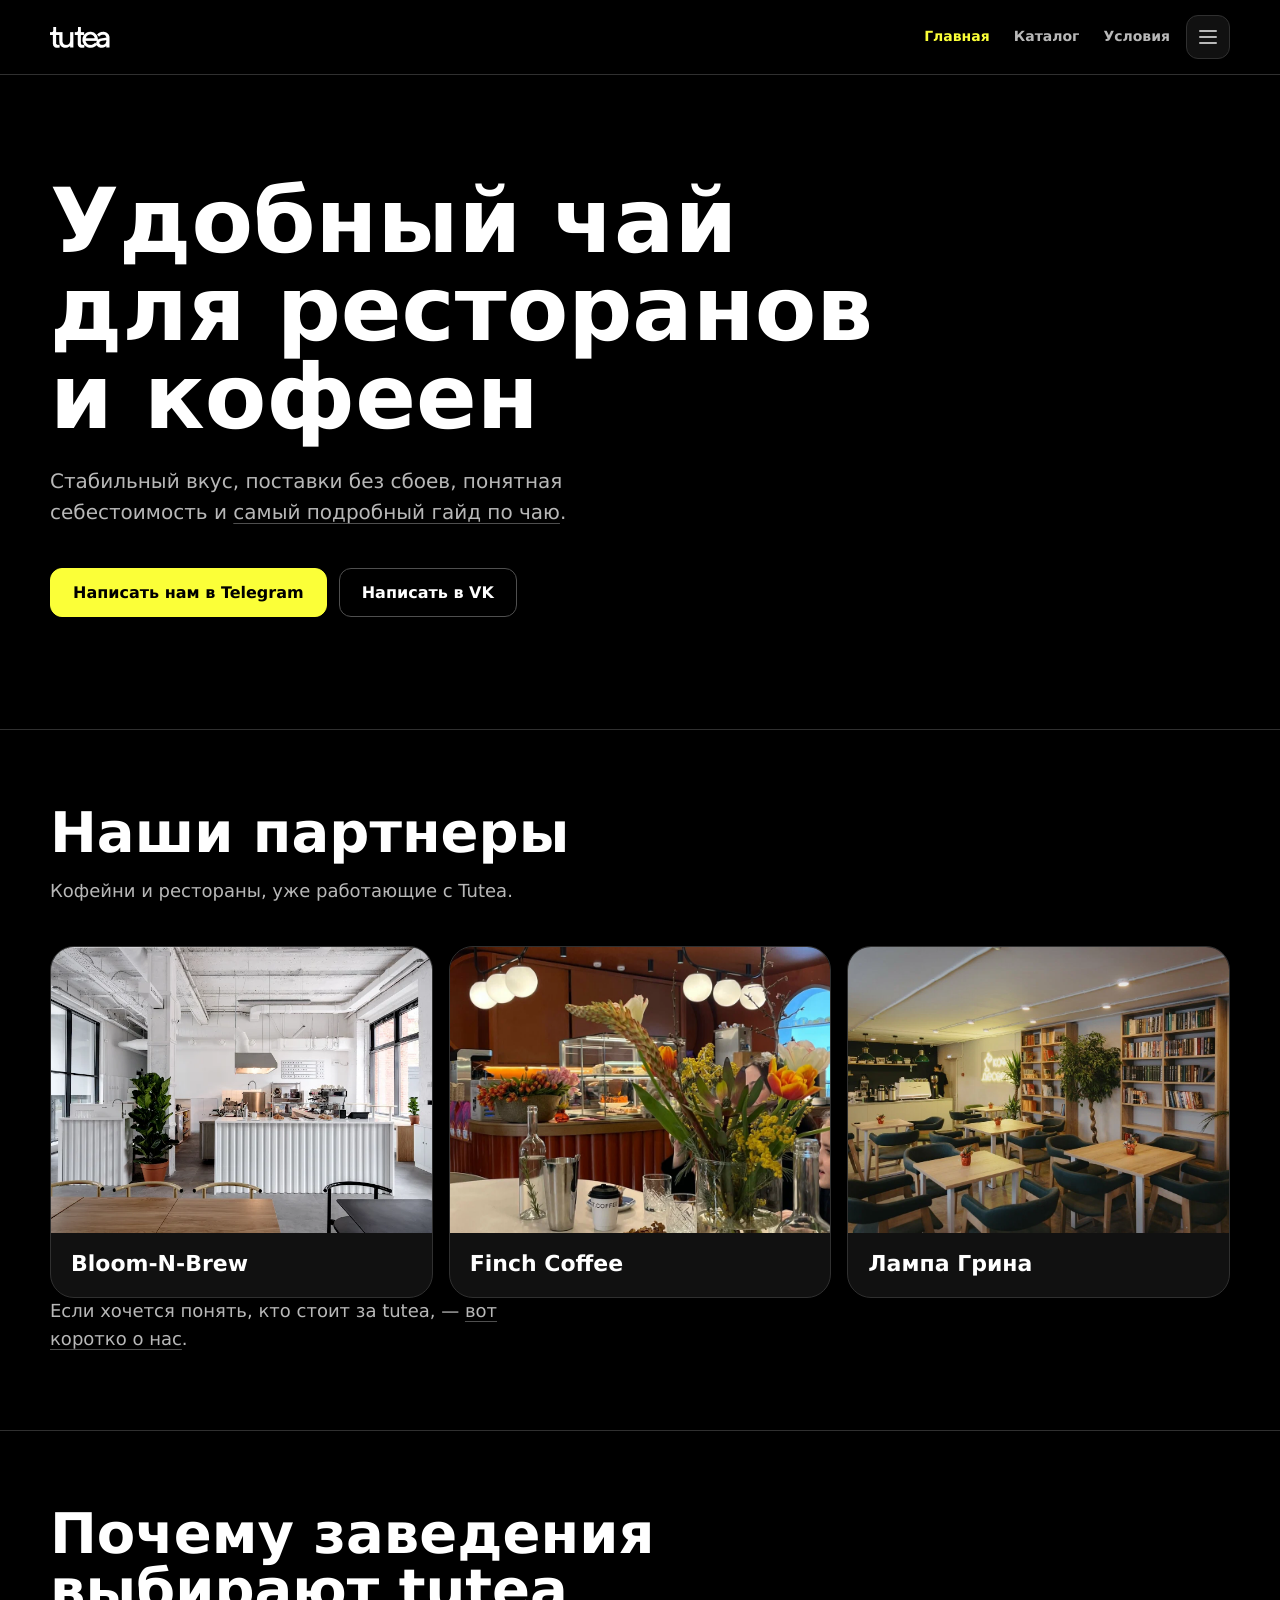
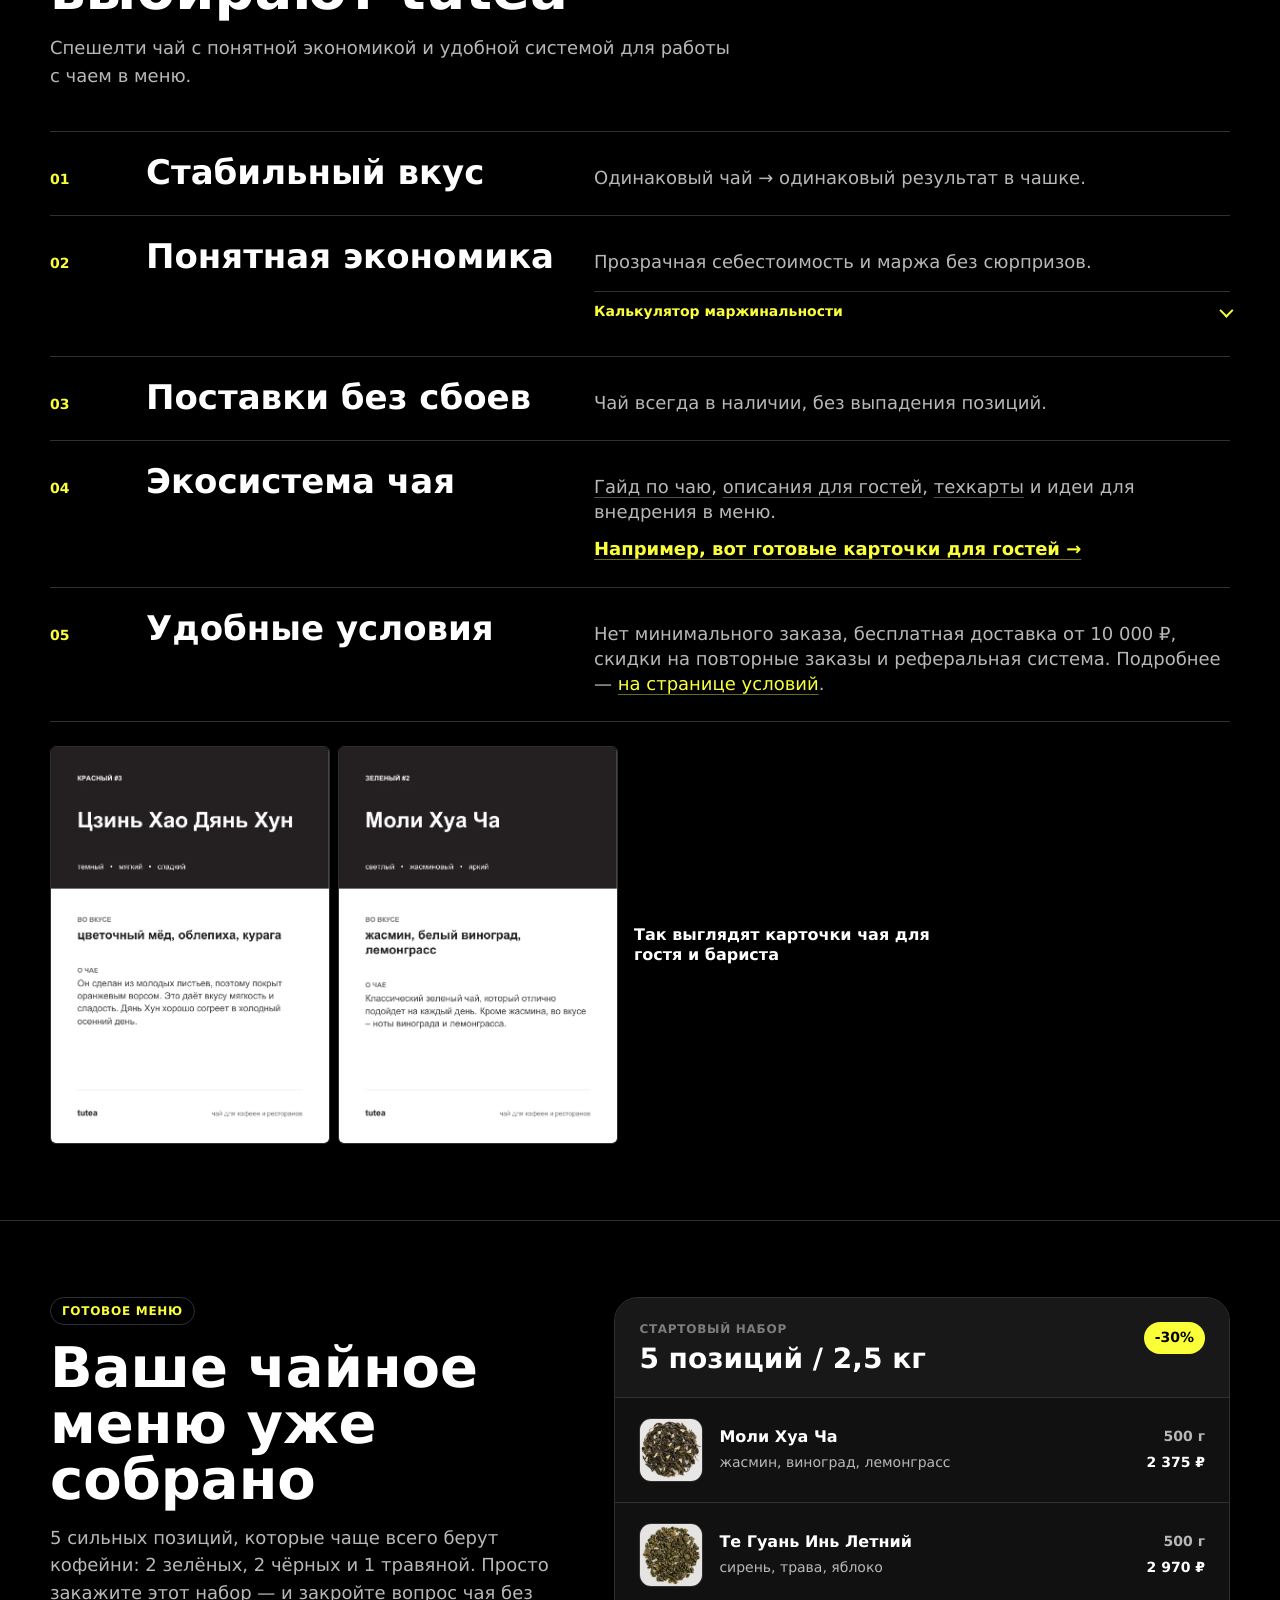
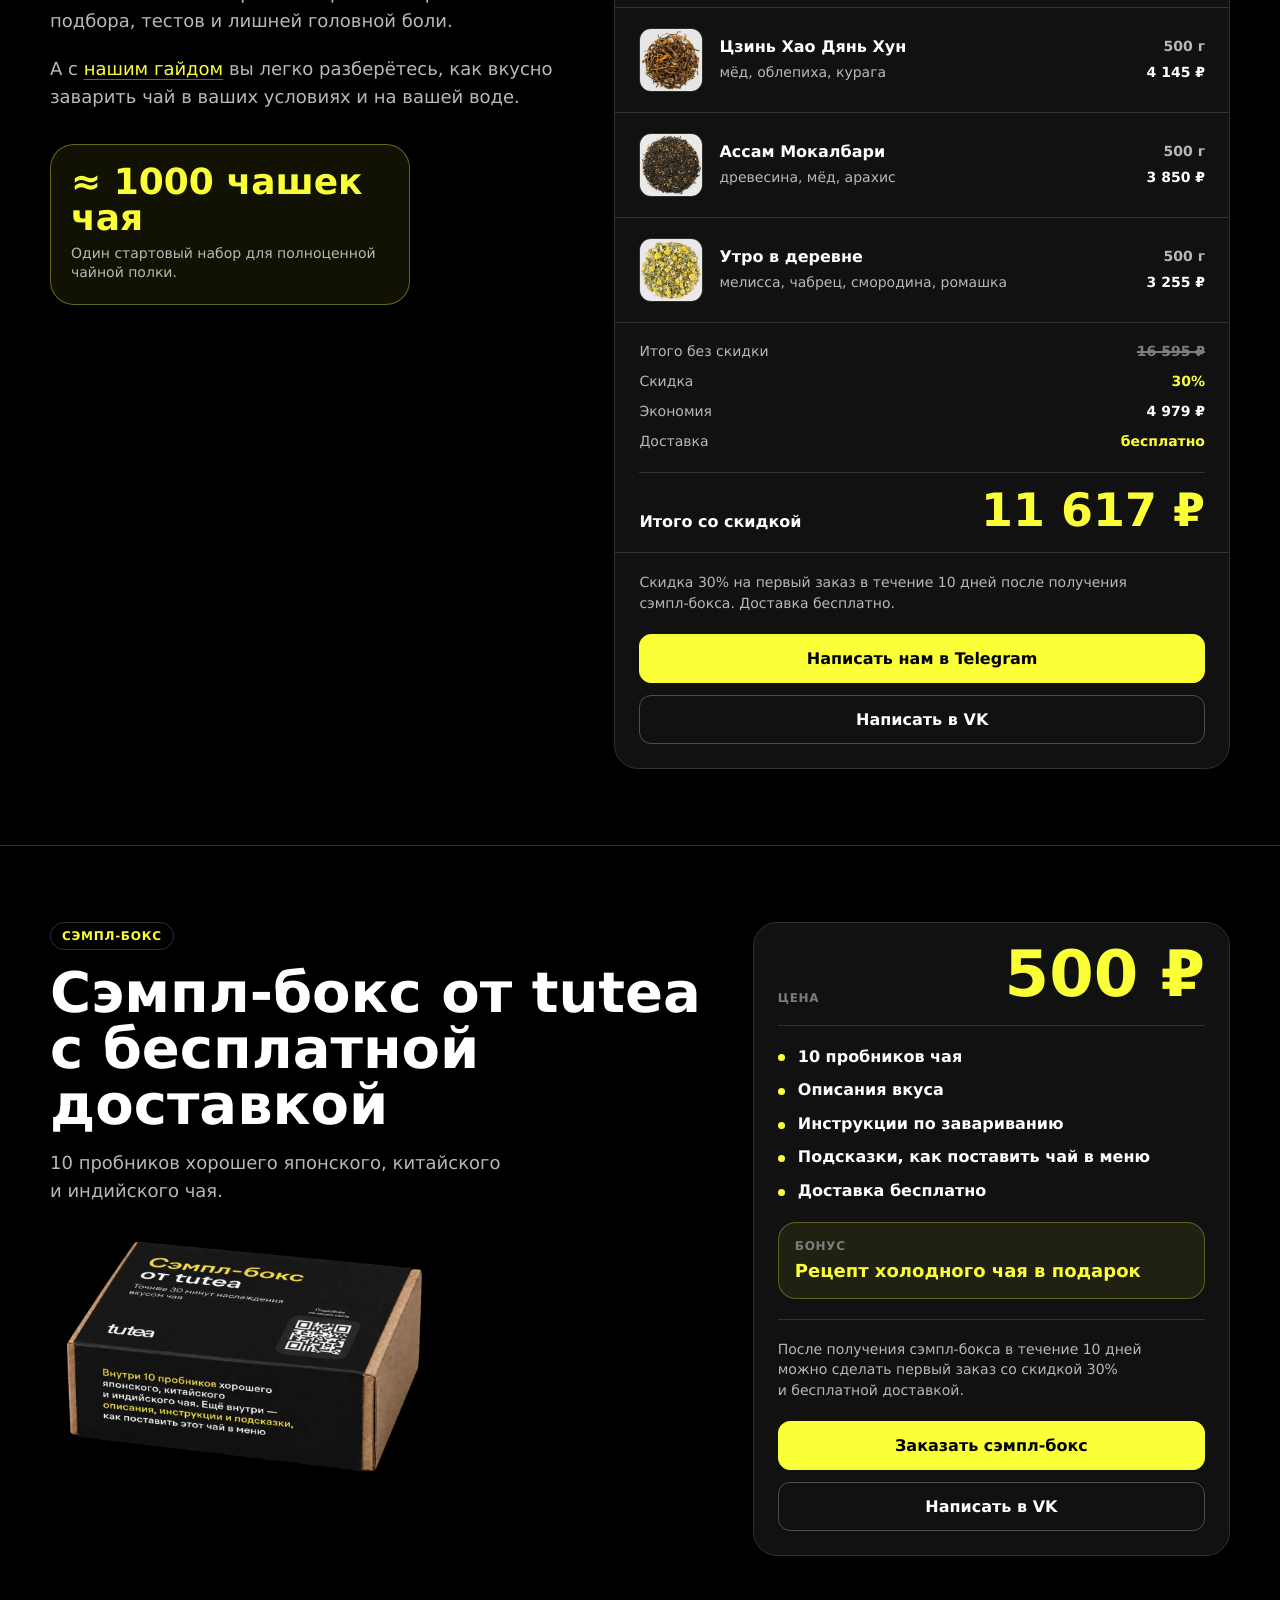
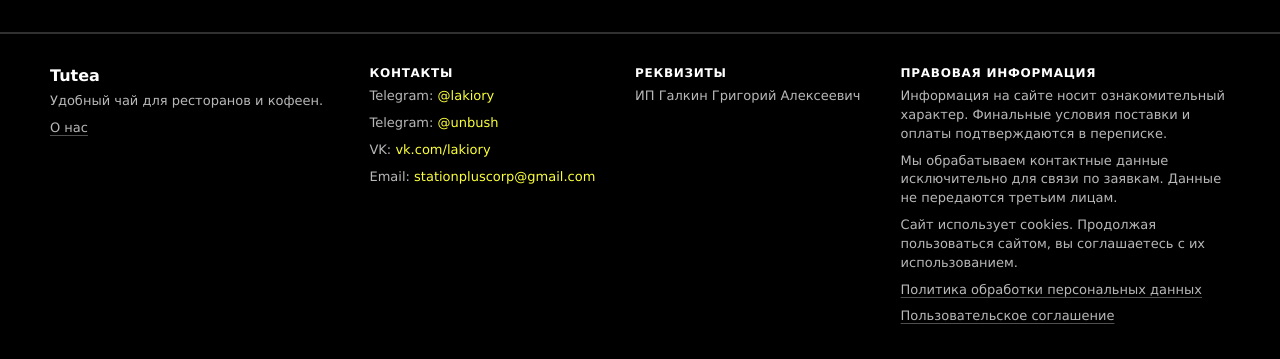
<file: index.html>
<!DOCTYPE html>
<html lang="ru">
<head>
  <meta charset="UTF-8" />
  <meta name="viewport" content="width=device-width, initial-scale=1.0" />
  <link rel="icon" href="favicon-96.png" type="image/png" sizes="96x96" />
  <link rel="icon" href="favicon.ico" sizes="32x32" />
  <link rel="icon" href="assets/favicon-32.png" sizes="32x32" />
  <link rel="icon" href="assets/favicon.svg" type="image/svg+xml" />
  <link rel="apple-touch-icon" href="assets/apple-touch-icon.png" />

  <title>Tutea — чай для кофеен и ресторанов</title>
  <meta name="description" content="Tutea — поставщик чая для кофеен и ресторанов. Стабильный вкус, понятная себестоимость, материалы по завариванию и сервис." />
  <link rel="canonical" href="https://tutea-store.github.io/b2b/" />
  <meta property="og:type" content="website" />
  <meta property="og:site_name" content="Tutea" />
  <meta property="og:title" content="Tutea — чай для кофеен и ресторанов" />
  <meta property="og:description" content="Удобный чай для заведений: стабильный вкус, поставки без сбоев и понятная себестоимость." />
  <meta property="og:url" content="https://tutea-store.github.io/b2b/" />

  <link rel="stylesheet" href="style.css?v=site-20260626-1" />
  <script src="analytics.js?v=1" defer></script>
  <script type="application/ld+json">
    {
      "@context": "https://schema.org",
      "@type": "Organization",
      "name": "Tutea",
      "url": "https://tutea-store.github.io/b2b/",
      "logo": "https://tutea-store.github.io/b2b/assets/tu-tea-logo.png",
      "email": "stationpluscorp@gmail.com",
      "sameAs": [
        "https://t.me/lakiory",
        "https://t.me/unbush"
      ]
    }
  </script>
</head>
<body>
  <noscript><div><img src="https://mc.yandex.ru/watch/110065875" style="position:absolute; left:-9999px;" alt="" /></div></noscript>

  <header class="header">
    <div class="container">
      <a class="logo" href="index.html" aria-label="tu tea">
        <img src="assets/tu-tea-logo.png" alt="tu tea" width="60" height="21" />
      </a>

      <nav class="nav" aria-label="Основная навигация">
        <div class="nav-primary">
          <a class="nav-home" href="index.html" aria-current="page">Главная</a>
          <a href="catalog.html">Каталог</a>
          <a href="conditions.html">Условия</a>
        </div>

        <details class="more-menu">
          <summary aria-label="Открыть дополнительное меню">
            <span class="menu-icon" aria-hidden="true"></span>
          </summary>
          <div class="more-menu-panel">
            <a href="about.html">О нас</a>
            <a href="guide.html">Гайд</a>
            <a href="materials.html">Материалы</a>
            <a href="individuals.html">Чай домой</a>
            <a href="calculator.html">Калькулятор</a>
            <a href="contacts.html">Контакты</a>
          </div>
        </details>
      </nav>
    </div>
  </header>

  <main id="top">
    <section class="hero">
      <div class="container">
        <h1>Удобный чай для ресторанов и&nbsp;кофеен</h1>
        <p>
          Стабильный вкус, поставки без сбоев, понятная себестоимость и&nbsp;<a class="hero-guide-link" href="guide.html">самый подробный гайд по&nbsp;чаю</a>.
        </p>
        <div class="cta-actions">
          <a class="button" href="https://t.me/lakiory?text=%D0%97%D0%B4%D1%80%D0%B0%D0%B2%D1%81%D1%82%D0%B2%D1%83%D0%B9%D1%82%D0%B5!%20%D0%A5%D0%BE%D1%87%D1%83%20%D0%BE%D0%B1%D1%81%D1%83%D0%B4%D0%B8%D1%82%D1%8C%20%D1%87%D0%B0%D0%B9%20%D0%B4%D0%BB%D1%8F%20%D0%B7%D0%B0%D0%B2%D0%B5%D0%B4%D0%B5%D0%BD%D0%B8%D1%8F." target="_blank" rel="noreferrer">Написать нам в Telegram</a>
          <a class="button is-secondary" href="https://vk.com/lakiory" target="_blank" rel="noreferrer">Написать в VK</a>
        </div>
      </div>
    </section>

    <section class="section partners-section" id="partners">
      <div class="container">
        <div class="section-heading">
          <h2>Наши партнеры</h2>
          <p class="section-intro">
            Кофейни и&nbsp;рестораны, уже работающие с&nbsp;Tutea.
          </p>
        </div>

        <div class="partners-carousel">
          <div class="partners-track" id="partnersTrack" aria-label="Партнеры Tutea">
            <article class="partner-card">
              <img src="assets/partners/bloom-n-brew.webp?v=partners-2" alt="Bloom-N-Brew" loading="lazy" decoding="async" />
              <h3>Bloom-N-Brew</h3>
            </article>
            <article class="partner-card">
              <img src="assets/partners/finch.webp?v=partners-2" alt="Finch Coffee" loading="lazy" decoding="async" />
              <h3>Finch Coffee</h3>
            </article>
            <article class="partner-card">
              <img src="assets/partners/lamp.webp?v=partners-2" alt="Лампа Грина" loading="lazy" decoding="async" />
              <h3>Лампа Грина</h3>
            </article>
          </div>

        </div>
        <p class="quiet-about-note">
          Если хочется понять, кто стоит за&nbsp;tutea, — <a href="about.html">вот коротко о&nbsp;нас</a>.
        </p>
      </div>
    </section>

    <section class="section why-section" id="why">
      <div class="container">
        <div class="section-heading">
          <h2>Почему заведения выбирают tutea</h2>
          <p class="section-intro">
            Спешелти чай с&nbsp;понятной экономикой и&nbsp;удобной системой для работы с&nbsp;чаем в&nbsp;меню.
          </p>
        </div>

        <ol class="why-list" aria-label="Почему заведения выбирают tutea">
          <li>
            <span>01</span>
            <h3>Стабильный вкус</h3>
            <p>Одинаковый чай → одинаковый результат в&nbsp;чашке.</p>
          </li>
          <li>
            <span>02</span>
            <h3>Понятная экономика</h3>
            <p>Прозрачная себестоимость и&nbsp;маржа без сюрпризов.</p>
            <details class="why-calculator">
              <summary>Калькулятор маржинальности</summary>
              <div class="calculator-tool calculator-tool-embedded">
                <form class="calculator-form" id="marginCalculator">
                  <label class="calculator-field calculator-field-price" for="drinkPrice">
                    <span>Цена</span>
                    <span class="calculator-input-wrap">
                      <input id="drinkPrice" name="drinkPrice" type="number" min="1" step="1" value="300" inputmode="decimal" autocomplete="off" />
                      <span aria-hidden="true">₽</span>
                    </span>
                  </label>

                  <label class="calculator-field calculator-field-grams" for="teaGrams">
                    <span class="calculator-field-label">Граммовка <small id="dosageHint">—</small></span>
                    <span class="calculator-input-wrap">
                      <input id="teaGrams" name="teaGrams" type="number" min="0.1" step="0.1" value="4" inputmode="decimal" autocomplete="off" />
                      <span aria-hidden="true">г</span>
                    </span>
                  </label>

                  <label class="calculator-field calculator-field-tea" for="teaSelect">
                    <span>Чай</span>
                    <select id="teaSelect" name="tea" disabled>
                      <option>Загружаем каталог…</option>
                    </select>
                  </label>

                  <p class="calculator-error" id="calculatorError" role="alert" hidden>Не удалось загрузить каталог. Обновите страницу.</p>
                </form>

                <section class="calculator-result" id="calculatorResult" aria-live="polite">
                  <div class="calculator-result-data">
                    <dl class="calculator-values">
                      <div>
                        <dt>Цена</dt>
                        <dd id="chartPrice">—</dd>
                      </div>
                      <div>
                        <dt>Себестоимость</dt>
                        <dd id="teaCost">—</dd>
                      </div>
                      <div class="is-primary">
                        <dt>Валовая прибыль</dt>
                        <dd id="grossProfit">—</dd>
                      </div>
                    </dl>

                    <details class="calculator-formula">
                      <summary>Как посчитано</summary>
                      <div class="calculator-formula-copy">
                        <p id="costFormula">—</p>
                        <p id="profitFormula">—</p>
                        <p>Без воды, молока, посуды, труда и&nbsp;налогов.</p>
                      </div>
                    </details>
                  </div>

                  <div class="margin-visual">
                    <div class="margin-column" id="marginColumn" role="img" aria-label="Распределение цены напитка между валовой прибылью и себестоимостью чая">
                      <div class="margin-cup-fill">
                        <div class="margin-segment is-profit" id="profitSegment">
                          <strong id="profitShare">—</strong>
                        </div>
                        <div class="margin-segment is-cost" id="costSegment">
                          <strong id="costShare">—</strong>
                        </div>
                      </div>
                    </div>
                  </div>
                </section>
              </div>
            </details>
          </li>
          <li>
            <span>03</span>
            <h3>Поставки без сбоев</h3>
            <p>Чай всегда в&nbsp;наличии, без выпадения позиций.</p>
          </li>
          <li>
            <span>04</span>
            <h3>Экосистема чая</h3>
            <p>
              <a class="subtle-text-link" href="guide.html">Гайд по чаю</a>,
              <a class="subtle-text-link" href="materials.html#tea-cards">описания для гостей</a>,
              <a class="subtle-text-link" href="materials.html#tech-cards">техкарты</a>
              и&nbsp;идеи для внедрения в&nbsp;меню.
              <a class="why-materials-link" href="materials.html#tea-cards">Например, вот готовые карточки для гостей →</a>
            </p>
          </li>
          <li>
            <span>05</span>
            <h3>Удобные условия</h3>
            <p>
              Нет минимального заказа, бесплатная доставка от&nbsp;10&nbsp;000&nbsp;₽, скидки на повторные заказы и&nbsp;реферальная система.
              Подробнее — <a class="accent-text-link" href="conditions.html">на странице условий</a>.
            </p>
          </li>
        </ol>

        <div class="why-material-example">
          <div class="why-material-thumbnails">
            <img src="assets/materials/tea-cards/dian-hong.webp?v=3" alt="Карточка чая Цзинь Хао Дянь Хун" width="583" height="827" loading="lazy" />
            <img src="assets/materials/tea-cards/moli-hua-cha.webp?v=3" alt="Карточка чая Моли Хуа Ча" width="583" height="827" loading="lazy" />
          </div>
          <span>
            <strong>Так выглядят карточки чая для гостя и&nbsp;бариста</strong>
          </span>
        </div>
      </div>
    </section>

    <section class="section ready-menu-section" id="ready-menu">
      <div class="container ready-menu-layout">
        <div class="ready-menu-copy">
          <span class="section-label">Готовое меню</span>
          <h2>Ваше чайное меню уже собрано</h2>
          <p>
            5&nbsp;сильных позиций, которые чаще всего берут кофейни: 2&nbsp;зелёных, 2&nbsp;чёрных и&nbsp;1&nbsp;травяной.
            Просто закажите этот набор — и&nbsp;закройте вопрос чая без подбора, тестов и&nbsp;лишней головной боли.
          </p>
          <p class="ready-menu-guide">
            А&nbsp;с&nbsp;<a class="accent-text-link" href="guide.html">нашим гайдом</a> вы&nbsp;легко разберётесь, как вкусно заварить чай в&nbsp;ваших условиях и&nbsp;на&nbsp;вашей воде.
          </p>

          <div class="cups-badge" aria-label="Один стартовый набор примерно на 1000 чашек чая">
            <strong>≈&nbsp;1000 чашек чая</strong>
            <span>Один стартовый набор для полноценной чайной полки.</span>
          </div>
        </div>

        <article class="ready-order-card" aria-label="Готовый заказ">
          <div class="ready-order-header">
            <div>
              <span>Стартовый набор</span>
              <h3>5&nbsp;позиций / 2,5&nbsp;кг</h3>
            </div>
            <strong>-30%</strong>
          </div>

          <div class="ready-order-list" id="readyMenuList">
            <div class="ready-order-item">
              <img class="ready-order-image" src="assets/tea_photos/moli-hua-cha.webp" alt="Сухой чай Моли Хуа Ча" width="72" height="72" loading="lazy" decoding="async" />
              <div class="ready-order-copy">
                <h4>Моли Хуа Ча</h4>
                <p>жасмин, виноград, лемонграсс</p>
              </div>
              <div class="ready-order-meta">
                <span class="ready-order-weight">500&nbsp;г</span>
                <span class="ready-order-price">2&nbsp;375&nbsp;₽</span>
              </div>
            </div>
            <div class="ready-order-item">
              <img class="ready-order-image" src="assets/tea_photos/tie-guan-yin-summer.webp" alt="Сухой чай Те Гуань Инь Летний" width="72" height="72" loading="lazy" decoding="async" />
              <div class="ready-order-copy">
                <h4>Те Гуань Инь Летний</h4>
                <p>сирень, трава, яблоко</p>
              </div>
              <div class="ready-order-meta">
                <span class="ready-order-weight">500&nbsp;г</span>
                <span class="ready-order-price">2&nbsp;970&nbsp;₽</span>
              </div>
            </div>
            <div class="ready-order-item">
              <img class="ready-order-image" src="assets/tea_photos/jin-hao-dian-hong.webp" alt="Сухой чай Цзинь Хао Дянь Хун" width="72" height="72" loading="lazy" decoding="async" />
              <div class="ready-order-copy">
                <h4>Цзинь Хао Дянь Хун</h4>
                <p>мёд, облепиха, курага</p>
              </div>
              <div class="ready-order-meta">
                <span class="ready-order-weight">500&nbsp;г</span>
                <span class="ready-order-price">4&nbsp;145&nbsp;₽</span>
              </div>
            </div>
            <div class="ready-order-item">
              <img class="ready-order-image" src="assets/tea_photos/assam-mokalbari.webp" alt="Сухой чай Ассам Мокалбари" width="72" height="72" loading="lazy" decoding="async" />
              <div class="ready-order-copy">
                <h4>Ассам Мокалбари</h4>
                <p>древесина, мёд, арахис</p>
              </div>
              <div class="ready-order-meta">
                <span class="ready-order-weight">500&nbsp;г</span>
                <span class="ready-order-price">3&nbsp;850&nbsp;₽</span>
              </div>
            </div>
            <div class="ready-order-item">
              <img class="ready-order-image" src="assets/tea_photos/utro-v-derevne.webp" alt="Сухой чай Утро в деревне" width="72" height="72" loading="lazy" decoding="async" />
              <div class="ready-order-copy">
                <h4>Утро в деревне</h4>
                <p>мелисса, чабрец, смородина, ромашка</p>
              </div>
              <div class="ready-order-meta">
                <span class="ready-order-weight">500&nbsp;г</span>
                <span class="ready-order-price">3&nbsp;255&nbsp;₽</span>
              </div>
            </div>
          </div>
          <div class="ready-order-summary" id="readyMenuSummary">
            <div class="summary-row">
              <span>Итого без скидки</span>
              <strong><s>16&nbsp;595&nbsp;₽</s></strong>
            </div>
            <div class="summary-row is-discount">
              <span>Скидка</span>
              <strong>30%</strong>
            </div>
            <div class="summary-row">
              <span>Экономия</span>
              <strong>4&nbsp;979&nbsp;₽</strong>
            </div>
            <div class="summary-row is-delivery">
              <span>Доставка</span>
              <strong>бесплатно</strong>
            </div>
            <div class="summary-row is-total">
              <span>Итого со скидкой</span>
              <strong>11&nbsp;617&nbsp;₽</strong>
            </div>
          </div>

          <p class="ready-order-note">
            Скидка 30% на первый заказ в&nbsp;течение 10&nbsp;дней после получения сэмпл&#8209;бокса.
            Доставка бесплатно.
          </p>

          <div class="ready-menu-actions">
            <a class="button ready-menu-button" href="https://t.me/lakiory?text=%D0%97%D0%B4%D1%80%D0%B0%D0%B2%D1%81%D1%82%D0%B2%D1%83%D0%B9%D1%82%D0%B5!%20%D0%A5%D0%BE%D1%87%D1%83%20%D0%BE%D0%B1%D1%81%D1%83%D0%B4%D0%B8%D1%82%D1%8C%20%D0%B3%D0%BE%D1%82%D0%BE%D0%B2%D0%BE%D0%B5%20%D1%87%D0%B0%D0%B9%D0%BD%D0%BE%D0%B5%20%D0%BC%D0%B5%D0%BD%D1%8E%20tutea." target="_blank" rel="noreferrer">
              Написать нам в Telegram
            </a>
            <a class="button is-secondary ready-menu-button" href="https://vk.com/lakiory" target="_blank" rel="noreferrer">
              Написать в VK
            </a>
          </div>
        </article>
      </div>
    </section>

    <section class="section sample-box-section" id="sample-box">
      <div class="container sample-box-layout">
        <div class="sample-box-copy">
          <span class="section-label">Сэмпл&#8209;бокс</span>
          <h2>Сэмпл&#8209;бокс от&nbsp;tutea с&nbsp;бесплатной доставкой</h2>
          <p>
            10&nbsp;пробников хорошего японского, китайского и&nbsp;индийского чая.
          </p>

          <figure class="sample-box-visual">
            <img
              src="assets/products/sample-box.webp"
              alt="Сэмпл-бокс tutea с десятью пробниками чая"
              width="1080"
              height="750"
              loading="lazy"
              decoding="async"
            />
          </figure>
        </div>

        <article class="sample-box-card">
          <div class="sample-box-price">
            <span>Цена</span>
            <strong>500&nbsp;₽</strong>
          </div>

          <ul class="sample-box-list">
            <li>10&nbsp;пробников чая</li>
            <li>Описания вкуса</li>
            <li>Инструкции по завариванию</li>
            <li>Подсказки, как поставить чай в&nbsp;меню</li>
            <li>Доставка бесплатно</li>
          </ul>

          <div class="sample-box-bonus">
            <span>Бонус</span>
            <strong>Рецепт холодного чая в&nbsp;подарок</strong>
          </div>

          <p class="sample-box-note">
            После получения сэмпл&#8209;бокса в&nbsp;течение 10&nbsp;дней можно сделать первый заказ со&nbsp;скидкой 30% и&nbsp;бесплатной доставкой.
          </p>

          <div class="sample-box-actions">
            <a class="button sample-box-button" href="https://t.me/lakiory?text=%D0%97%D0%B4%D1%80%D0%B0%D0%B2%D1%81%D1%82%D0%B2%D1%83%D0%B9%D1%82%D0%B5!%20%D0%A5%D0%BE%D1%87%D1%83%20%D0%B7%D0%B0%D0%BA%D0%B0%D0%B7%D0%B0%D1%82%D1%8C%20%D1%81%D1%8D%D0%BC%D0%BF%D0%BB-%D0%B1%D0%BE%D0%BA%D1%81%20tutea." target="_blank" rel="noreferrer">
              Заказать сэмпл&#8209;бокс
            </a>
            <a class="button is-secondary sample-box-button" href="https://vk.com/lakiory" target="_blank" rel="noreferrer">
              Написать в VK
            </a>
          </div>
        </article>
      </div>
    </section>
  </main>

  <footer class="footer">
    <div class="container footer-grid">
      <div class="footer-brand">
        <strong>Tutea</strong>
        <p>Удобный чай для ресторанов и&nbsp;кофеен.</p>
        <p><a class="footer-about-link" href="about.html">О нас</a></p>
      </div>

      <div class="footer-block">
        <h2>Контакты</h2>
        <p>Telegram: <a href="https://t.me/lakiory" target="_blank" rel="noreferrer">@lakiory</a></p>
        <p>Telegram: <a href="https://t.me/unbush" target="_blank" rel="noreferrer">@unbush</a></p>
        <p>VK: <a href="https://vk.com/lakiory" target="_blank" rel="noreferrer">vk.com/lakiory</a></p>
        <p>Email: <a href="mailto:stationpluscorp@gmail.com">stationpluscorp@gmail.com</a></p>
      </div>

      <div class="footer-block">
        <h2>Реквизиты</h2>
        <p>ИП Галкин Григорий Алексеевич</p>
      </div>

      <div class="footer-legal">
        <h2>Правовая информация</h2>
        <p>
          Информация на сайте носит ознакомительный характер.
          Финальные условия поставки и оплаты подтверждаются в переписке.
        </p>
        <p>
          Мы обрабатываем контактные данные исключительно для связи по заявкам.
          Данные не передаются третьим лицам.
        </p>
        <p>Сайт использует cookies. Продолжая пользоваться сайтом, вы соглашаетесь с их использованием.</p>
        <p><a class="footer-policy-link" href="privacy.html">Политика обработки персональных данных</a></p>
        <p><a class="footer-policy-link" href="terms.html">Пользовательское соглашение</a></p>
      </div>
    </div>
  </footer>

  <script src="app.js?v=tea-media-2"></script>
  <script src="calculator.js?v=8"></script>
</body>
</html>
</file>
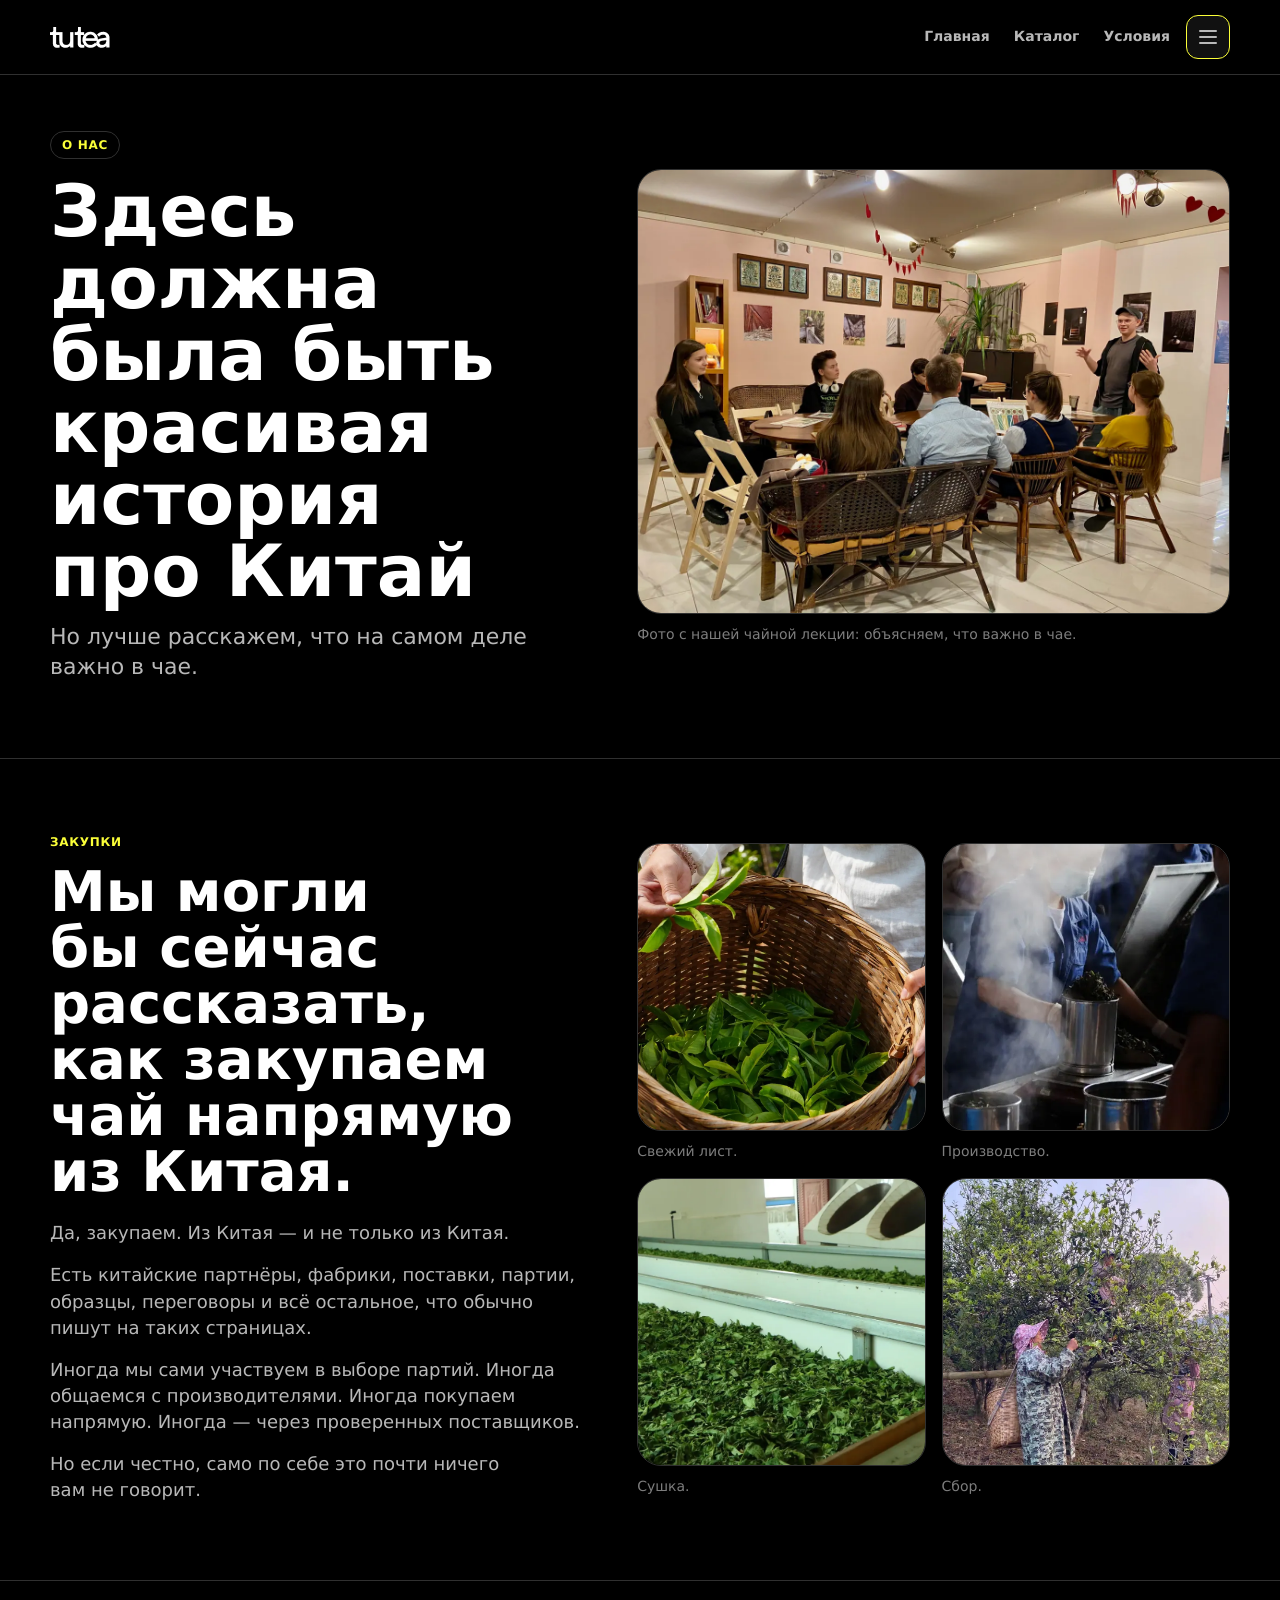
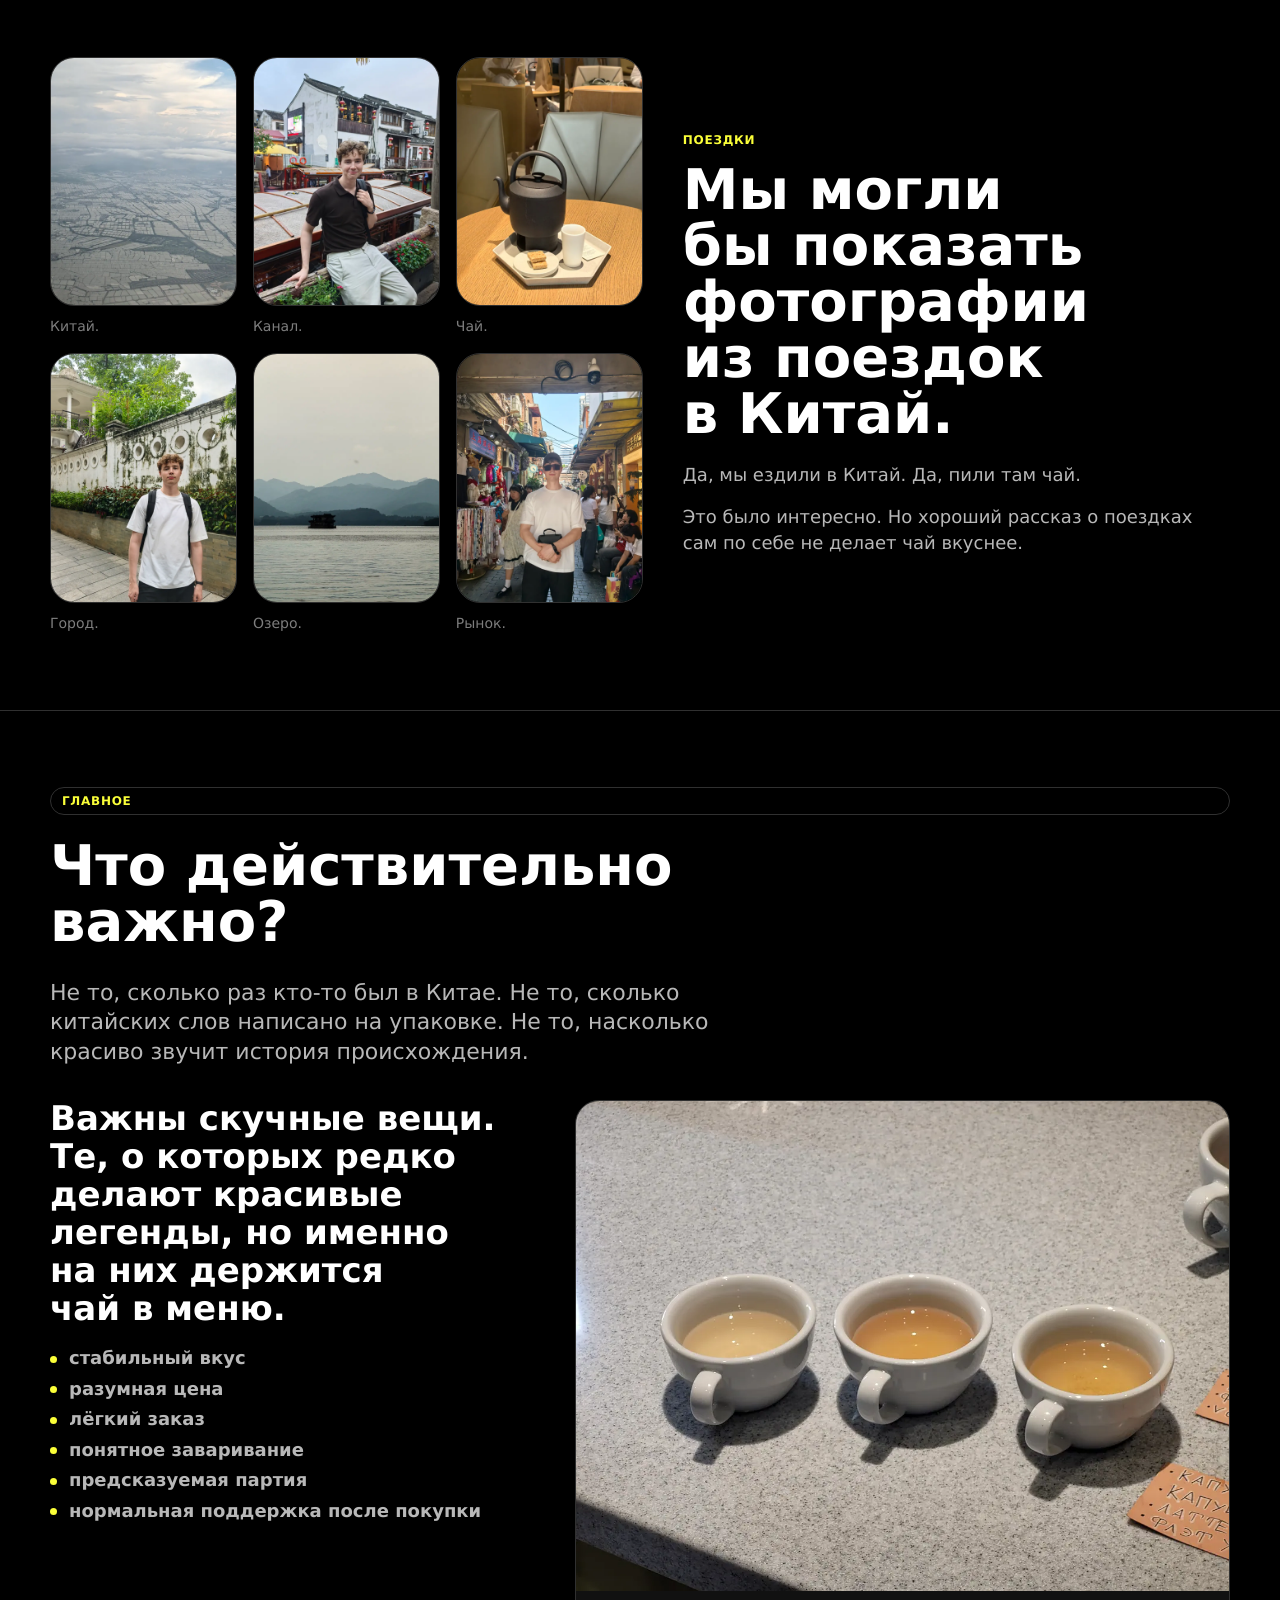
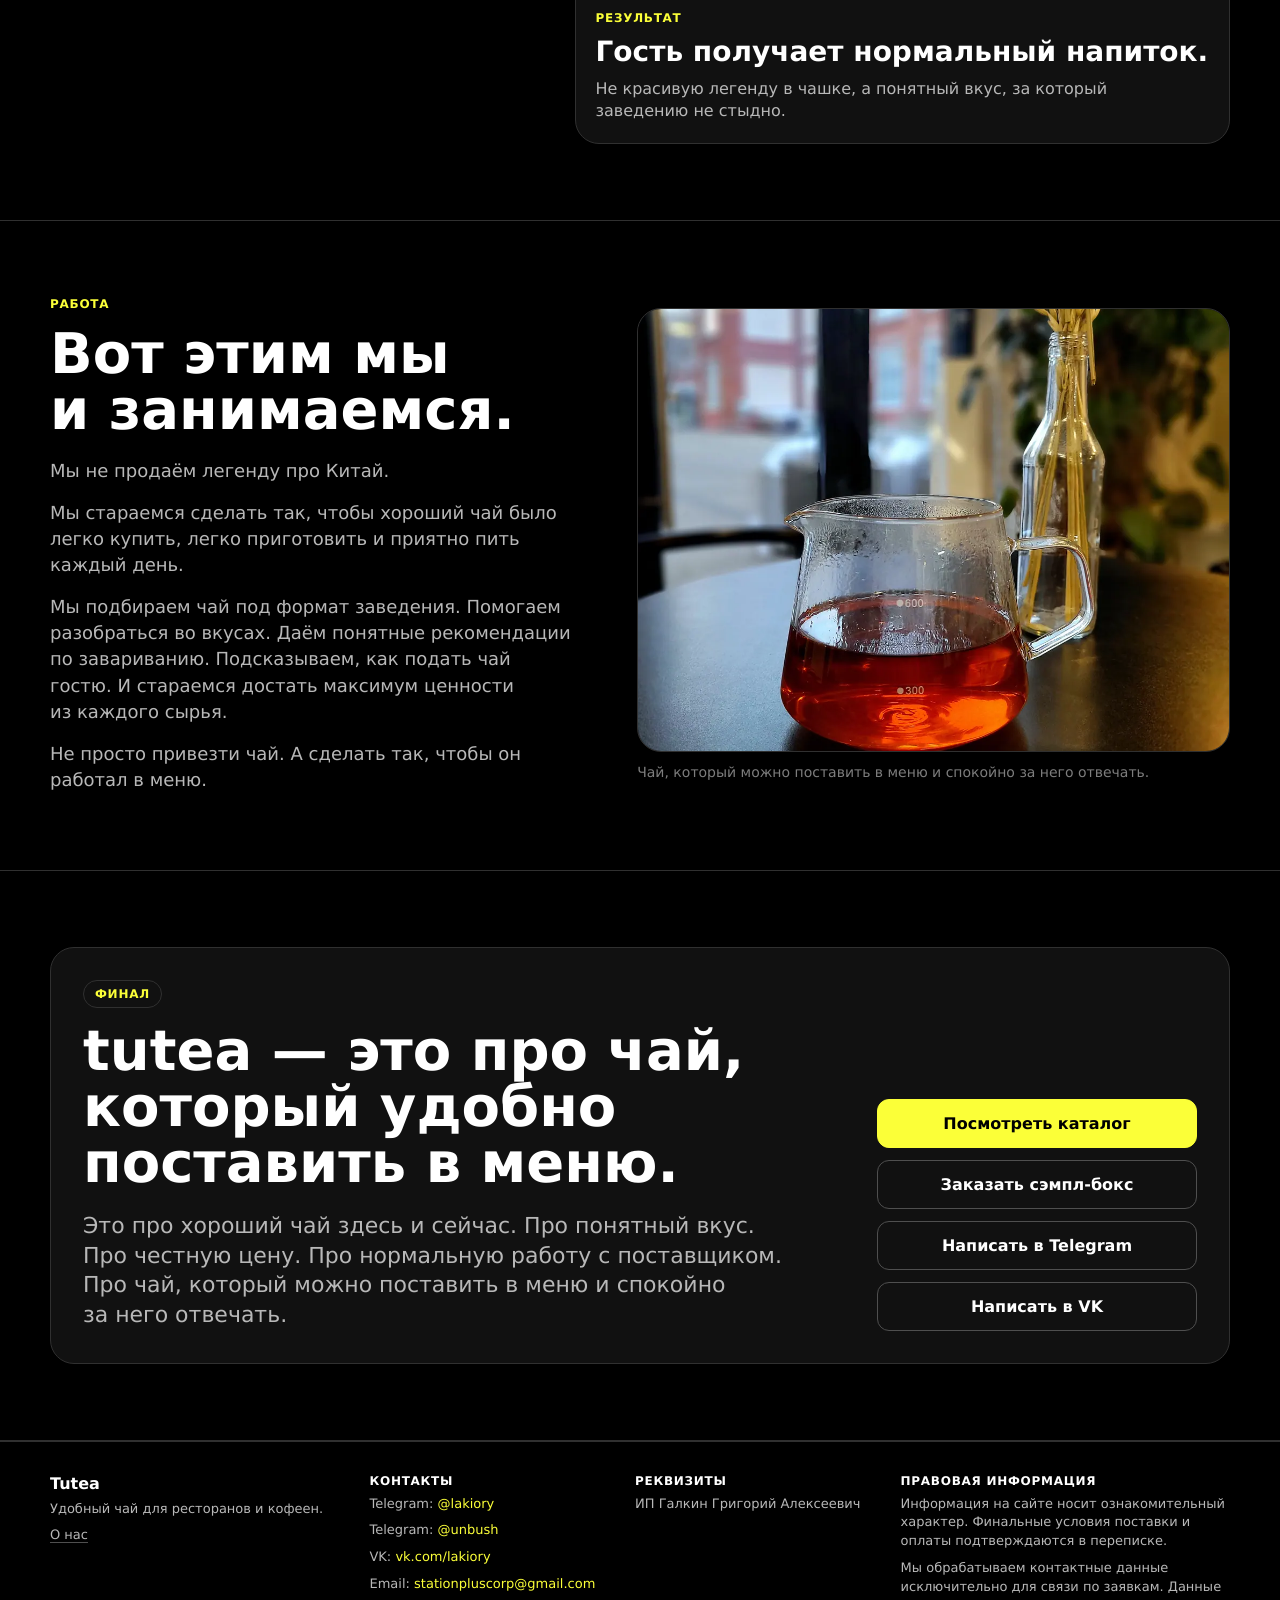
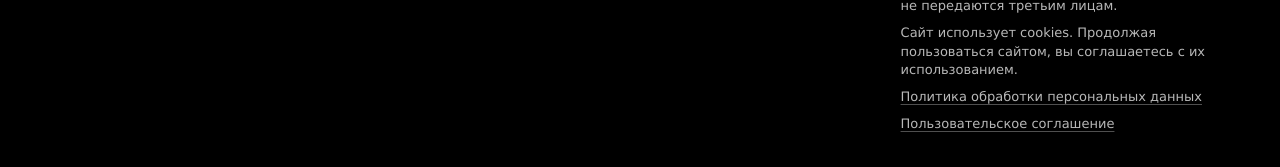
<file: about.html>
<!DOCTYPE html>
<html lang="ru">
<head>
  <meta charset="UTF-8" />
  <meta name="viewport" content="width=device-width, initial-scale=1.0" />
  <link rel="icon" href="favicon-96.png" type="image/png" sizes="96x96" />
  <link rel="icon" href="favicon.ico" sizes="32x32" />
  <link rel="icon" href="assets/favicon-32.png" sizes="32x32" />
  <link rel="icon" href="assets/favicon.svg" type="image/svg+xml" />
  <link rel="apple-touch-icon" href="assets/apple-touch-icon.png" />
  <title>О нас — Tutea</title>
  <meta name="description" content="О Tutea: не легенды про чай, а вкус, стабильность, понятная цена, рекомендации по завариванию и нормальная работа с поставщиком." />
  <link rel="canonical" href="https://tutea-store.github.io/b2b/about.html" />
  <meta property="og:type" content="website" />
  <meta property="og:site_name" content="Tutea" />
  <meta property="og:title" content="О нас — Tutea" />
  <meta property="og:description" content="Tutea — это про хороший чай здесь и сейчас: понятный вкус, честную цену и стабильную работу в меню." />
  <meta property="og:url" content="https://tutea-store.github.io/b2b/about.html" />
  <link rel="stylesheet" href="style.css?v=site-20260626-1" />
  <script src="analytics.js?v=1" defer></script>
</head>
<body>
  <noscript><div><img src="https://mc.yandex.ru/watch/110065875" style="position:absolute; left:-9999px;" alt="" /></div></noscript>
  <header class="header">
    <div class="container">
      <a class="logo" href="index.html" aria-label="tu tea">
        <img src="assets/tu-tea-logo.png" alt="tu tea" width="60" height="21" />
      </a>
      <nav class="nav" aria-label="Основная навигация">
        <div class="nav-primary">
          <a class="nav-home" href="index.html">Главная</a>
          <a href="catalog.html">Каталог</a>
          <a href="conditions.html">Условия</a>
        </div>
        <details class="more-menu has-current">
          <summary aria-label="Открыть дополнительное меню">
            <span class="menu-icon" aria-hidden="true"></span>
          </summary>
          <div class="more-menu-panel">
            <a href="about.html" aria-current="page">О нас</a>
            <a href="guide.html">Гайд</a>
            <a href="materials.html">Материалы</a>
            <a href="individuals.html">Чай домой</a>
            <a href="calculator.html">Калькулятор</a>
            <a href="contacts.html">Контакты</a>
          </div>
        </details>
      </nav>
    </div>
  </header>

  <main class="about-page">
    <section class="section about-hero">
      <div class="container about-hero-layout">
        <div>
          <span class="section-label">О нас</span>
          <h1 class="page-title">Здесь должна была быть красивая история про Китай</h1>
          <p>
            Но&nbsp;лучше расскажем, что на&nbsp;самом деле важно в&nbsp;чае.
          </p>
        </div>

        <figure class="about-photo-slot is-hero">
          <img src="assets/about/about-lecture.webp" alt="Чайная лекция tutea" width="1280" height="960" />
          <figcaption>Фото с нашей чайной лекции: объясняем, что важно в&nbsp;чае.</figcaption>
        </figure>
      </div>
    </section>

    <section class="section about-story-section">
      <div class="container about-story-layout">
        <article class="about-story-copy">
          <span class="about-kicker">Закупки</span>
          <h2>Мы могли бы сейчас рассказать, как закупаем чай напрямую из&nbsp;Китая.</h2>
          <div class="about-prose">
            <p>Да, закупаем. Из&nbsp;Китая — и&nbsp;не только из&nbsp;Китая.</p>
            <p>
              Есть китайские партнёры, фабрики, поставки, партии, образцы, переговоры
              и&nbsp;всё остальное, что обычно пишут на&nbsp;таких страницах.
            </p>
            <p>
              Иногда мы сами участвуем в&nbsp;выборе партий. Иногда общаемся с&nbsp;производителями.
              Иногда покупаем напрямую. Иногда — через проверенных поставщиков.
            </p>
            <p>Но если честно, само по себе это почти ничего вам не&nbsp;говорит.</p>
          </div>
        </article>

        <div class="about-gallery-slots is-sourcing" aria-label="Фото производства и закупок чая">
          <figure class="about-photo-slot">
            <img src="assets/about/sourcing-leaves.webp" alt="Свежий чайный лист в корзине" width="960" height="1280" loading="lazy" />
            <figcaption>Свежий лист.</figcaption>
          </figure>
          <figure class="about-photo-slot">
            <img src="assets/about/sourcing-steam.webp" alt="Обработка чайного листа на производстве" width="541" height="685" loading="lazy" />
            <figcaption>Производство.</figcaption>
          </figure>
          <figure class="about-photo-slot">
            <img src="assets/about/sourcing-drying.webp" alt="Чайный лист на сушке" width="960" height="725" loading="lazy" />
            <figcaption>Сушка.</figcaption>
          </figure>
          <figure class="about-photo-slot">
            <img src="assets/about/sourcing-harvest.webp" alt="Сбор чайного листа" width="960" height="1279" loading="lazy" />
            <figcaption>Сбор.</figcaption>
          </figure>
        </div>
      </div>
    </section>

    <section class="section about-story-section">
      <div class="container about-story-layout is-reversed">
        <article class="about-story-copy">
          <span class="about-kicker">Поездки</span>
          <h2>Мы могли бы показать фотографии из&nbsp;поездок в&nbsp;Китай.</h2>
          <div class="about-prose">
            <p>Да, мы ездили в&nbsp;Китай. Да, пили там чай.</p>
            <p>Это было интересно. Но хороший рассказ о&nbsp;поездках сам по себе не&nbsp;делает чай вкуснее.</p>
          </div>
        </article>

        <div class="about-gallery-slots" aria-label="Фотографии из поездок в Китай">
          <figure class="about-photo-slot">
            <img src="assets/about/china-flight.webp" alt="Вид на Китай из самолета" width="900" height="1200" loading="lazy" />
            <figcaption>Китай.</figcaption>
          </figure>
          <figure class="about-photo-slot">
            <img src="assets/about/china-boat.webp" alt="Фото из поездки в Китай у воды" width="900" height="1200" loading="lazy" />
            <figcaption>Канал.</figcaption>
          </figure>
          <figure class="about-photo-slot">
            <img src="assets/about/china-teapot.webp" alt="Чайник в Китае" width="900" height="1200" loading="lazy" />
            <figcaption>Чай.</figcaption>
          </figure>
          <figure class="about-photo-slot">
            <img src="assets/about/china-street.webp" alt="Фото из поездки в Китай" width="900" height="1200" loading="lazy" />
            <figcaption>Город.</figcaption>
          </figure>
          <figure class="about-photo-slot">
            <img src="assets/about/china-lake.webp" alt="Озеро и горы в Китае" width="900" height="1200" loading="lazy" />
            <figcaption>Озеро.</figcaption>
          </figure>
          <figure class="about-photo-slot">
            <img src="assets/about/china-market.webp" alt="Улица в Китае" width="900" height="1200" loading="lazy" />
            <figcaption>Рынок.</figcaption>
          </figure>
        </div>
      </div>
    </section>

    <section class="section about-important-section">
      <div class="container">
        <div class="about-section-heading">
          <span class="section-label">Главное</span>
          <h2>Что действительно важно?</h2>
          <p>
            Не&nbsp;то, сколько раз кто-то был в&nbsp;Китае. Не&nbsp;то, сколько китайских слов написано
            на&nbsp;упаковке. Не&nbsp;то, насколько красиво звучит история происхождения.
          </p>
        </div>

        <div class="about-boring-layout">
          <div class="about-boring-copy">
            <p>
              Важны скучные вещи. Те, о&nbsp;которых редко делают красивые легенды,
              но&nbsp;именно на&nbsp;них держится чай в&nbsp;меню.
            </p>

            <ul class="about-principles" aria-label="Что важно в чае">
              <li>стабильный вкус</li>
              <li>разумная цена</li>
              <li>лёгкий заказ</li>
              <li>понятное заваривание</li>
              <li>предсказуемая партия</li>
              <li>нормальная поддержка после покупки</li>
            </ul>
          </div>

          <article class="about-result-card">
            <img src="assets/about/tea-tasting.webp" alt="Чайная дегустация" width="1100" height="825" loading="lazy" />
            <div>
              <span>Результат</span>
              <h3>Гость получает нормальный напиток.</h3>
              <p>Не красивую легенду в&nbsp;чашке, а&nbsp;понятный вкус, за&nbsp;который заведению не&nbsp;стыдно.</p>
            </div>
          </article>
        </div>
      </div>
    </section>

    <section class="section about-story-section">
      <div class="container about-story-layout">
        <article class="about-story-copy">
          <span class="about-kicker">Работа</span>
          <h2>Вот этим мы и&nbsp;занимаемся.</h2>
          <div class="about-prose">
            <p>Мы не&nbsp;продаём легенду про Китай.</p>
            <p>
              Мы стараемся сделать так, чтобы хороший чай было легко купить,
              легко приготовить и&nbsp;приятно пить каждый день.
            </p>
            <p>
              Мы подбираем чай под формат заведения. Помогаем разобраться во&nbsp;вкусах.
              Даём понятные рекомендации по&nbsp;завариванию. Подсказываем, как подать чай гостю.
              И&nbsp;стараемся достать максимум ценности из&nbsp;каждого сырья.
            </p>
            <p>Не просто привезти чай. А&nbsp;сделать так, чтобы он работал в&nbsp;меню.</p>
          </div>
        </article>

        <figure class="about-photo-slot is-service">
          <img src="assets/about/tea-service.webp" alt="Заваренный чай в стеклянном кувшине" width="1100" height="1100" loading="lazy" />
          <figcaption>Чай, который можно поставить в&nbsp;меню и&nbsp;спокойно за&nbsp;него отвечать.</figcaption>
        </figure>
      </div>
    </section>

    <section class="section about-final-section">
      <div class="container about-final-card">
        <div>
          <span class="section-label">Финал</span>
          <h2>tutea — это про чай, который удобно поставить в&nbsp;меню.</h2>
          <p>
            Это про хороший чай здесь и&nbsp;сейчас. Про понятный вкус. Про честную цену.
            Про нормальную работу с&nbsp;поставщиком. Про чай, который можно поставить
            в&nbsp;меню и&nbsp;спокойно за&nbsp;него отвечать.
          </p>
        </div>
        <div class="about-final-actions">
          <a class="button" href="catalog.html">Посмотреть каталог</a>
          <a class="button is-secondary" href="index.html#sample-box">Заказать сэмпл&#8209;бокс</a>
          <a class="button is-secondary" href="https://t.me/lakiory?text=%D0%97%D0%B4%D1%80%D0%B0%D0%B2%D1%81%D1%82%D0%B2%D1%83%D0%B9%D1%82%D0%B5!%20%D0%A5%D0%BE%D1%87%D1%83%20%D0%BE%D0%B1%D1%81%D1%83%D0%B4%D0%B8%D1%82%D1%8C%20%D1%81%D0%BE%D1%82%D1%80%D1%83%D0%B4%D0%BD%D0%B8%D1%87%D0%B5%D1%81%D1%82%D0%B2%D0%BE%20%D1%81%20tutea." target="_blank" rel="noreferrer">Написать в&nbsp;Telegram</a>
          <a class="button is-secondary" href="https://vk.com/lakiory" target="_blank" rel="noreferrer">Написать в VK</a>
        </div>
      </div>
    </section>
  </main>

  <footer class="footer">
    <div class="container footer-grid">
      <div class="footer-brand">
        <strong>Tutea</strong>
        <p>Удобный чай для ресторанов и&nbsp;кофеен.</p>
        <p><a class="footer-about-link" href="about.html">О нас</a></p>
      </div>
      <div class="footer-block">
        <h2>Контакты</h2>
        <p>Telegram: <a href="https://t.me/lakiory" target="_blank" rel="noreferrer">@lakiory</a></p>
        <p>Telegram: <a href="https://t.me/unbush" target="_blank" rel="noreferrer">@unbush</a></p>
        <p>VK: <a href="https://vk.com/lakiory" target="_blank" rel="noreferrer">vk.com/lakiory</a></p>
        <p>Email: <a href="mailto:stationpluscorp@gmail.com">stationpluscorp@gmail.com</a></p>
      </div>
      <div class="footer-block">
        <h2>Реквизиты</h2>
        <p>ИП Галкин Григорий Алексеевич</p>
      </div>
      <div class="footer-legal">
        <h2>Правовая информация</h2>
        <p>Информация на сайте носит ознакомительный характер. Финальные условия поставки и оплаты подтверждаются в переписке.</p>
        <p>Мы обрабатываем контактные данные исключительно для связи по заявкам. Данные не передаются третьим лицам.</p>
        <p>Сайт использует cookies. Продолжая пользоваться сайтом, вы соглашаетесь с их использованием.</p>
        <p><a class="footer-policy-link" href="privacy.html">Политика обработки персональных данных</a></p>
        <p><a class="footer-policy-link" href="terms.html">Пользовательское соглашение</a></p>
      </div>
    </div>
  </footer>
</body>
</html>
</file>
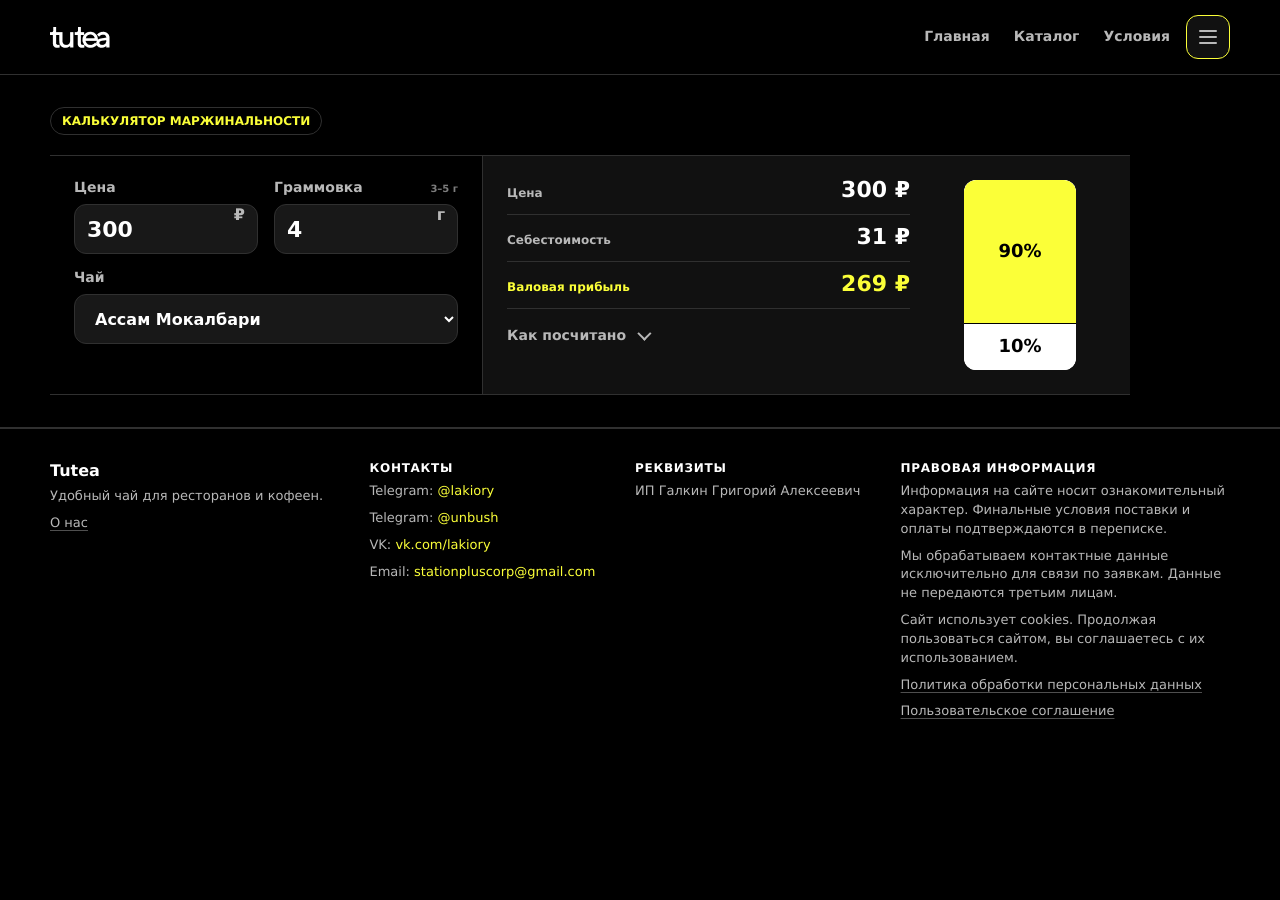
<file: calculator.html>
<!DOCTYPE html>
<html lang="ru">
<head>
  <meta charset="UTF-8" />
  <meta name="viewport" content="width=device-width, initial-scale=1.0" />
  <link rel="icon" href="favicon-96.png" type="image/png" sizes="96x96" />
  <link rel="icon" href="favicon.ico" sizes="32x32" />
  <link rel="icon" href="assets/favicon-32.png" sizes="32x32" />
  <link rel="icon" href="assets/favicon.svg" type="image/svg+xml" />
  <link rel="apple-touch-icon" href="assets/apple-touch-icon.png" />
  <title>Калькулятор маржинальности — Tutea</title>
  <meta name="description" content="Калькулятор себестоимости чая, валовой прибыли и маржинальности напитка для кофеен и ресторанов." />
  <link rel="canonical" href="https://tutea-store.github.io/b2b/calculator.html" />
  <meta property="og:type" content="website" />
  <meta property="og:site_name" content="Tutea" />
  <meta property="og:title" content="Калькулятор маржинальности — Tutea" />
  <meta property="og:description" content="Посчитайте себестоимость чая и валовую прибыль с одного напитка." />
  <meta property="og:url" content="https://tutea-store.github.io/b2b/calculator.html" />
  <link rel="stylesheet" href="style.css?v=site-20260626-1" />
  <script src="analytics.js?v=1" defer></script>
  <script src="calculator.js?v=8" defer></script>
</head>
<body>
  <noscript><div><img src="https://mc.yandex.ru/watch/110065875" style="position:absolute; left:-9999px;" alt="" /></div></noscript>
  <header class="header">
    <div class="container">
      <a class="logo" href="index.html" aria-label="tu tea">
        <img src="assets/tu-tea-logo.png" alt="tu tea" width="60" height="21" />
      </a>
      <nav class="nav" aria-label="Основная навигация">
        <div class="nav-primary">
          <a class="nav-home" href="index.html">Главная</a>
          <a href="catalog.html">Каталог</a>
          <a href="conditions.html">Условия</a>
        </div>
        <details class="more-menu has-current">
          <summary aria-label="Открыть дополнительное меню">
            <span class="menu-icon" aria-hidden="true"></span>
          </summary>
          <div class="more-menu-panel">
            <a href="about.html">О нас</a>
            <a href="guide.html">Гайд</a>
            <a href="materials.html">Материалы</a>
            <a href="individuals.html">Чай домой</a>
            <a href="calculator.html" aria-current="page">Калькулятор</a>
            <a href="contacts.html">Контакты</a>
          </div>
        </details>
      </nav>
    </div>
  </header>

  <main class="calculator-page">
    <section class="section calculator-section" aria-labelledby="calculator-title">
      <div class="container">
        <div class="calculator-page-heading">
          <h1 class="section-label" id="calculator-title">Калькулятор маржинальности</h1>
        </div>

        <div class="calculator-tool">
          <form class="calculator-form" id="marginCalculator">
            <label class="calculator-field calculator-field-price" for="drinkPrice">
              <span>Цена</span>
              <span class="calculator-input-wrap">
                <input id="drinkPrice" name="drinkPrice" type="number" min="1" step="1" value="300" inputmode="decimal" autocomplete="off" />
                <span aria-hidden="true">₽</span>
              </span>
            </label>

            <label class="calculator-field calculator-field-grams" for="teaGrams">
              <span class="calculator-field-label">Граммовка <small id="dosageHint">—</small></span>
              <span class="calculator-input-wrap">
                <input id="teaGrams" name="teaGrams" type="number" min="0.1" step="0.1" value="4" inputmode="decimal" autocomplete="off" />
                <span aria-hidden="true">г</span>
              </span>
            </label>

            <label class="calculator-field calculator-field-tea" for="teaSelect">
              <span>Чай</span>
              <select id="teaSelect" name="tea" disabled>
                <option>Загружаем каталог…</option>
              </select>
            </label>

            <p class="calculator-error" id="calculatorError" role="alert" hidden>Не удалось загрузить каталог. Обновите страницу.</p>
          </form>

          <section class="calculator-result" id="calculatorResult" aria-live="polite">
            <div class="calculator-result-data">
              <dl class="calculator-values">
                <div>
                  <dt>Цена</dt>
                  <dd id="chartPrice">—</dd>
                </div>
                <div>
                  <dt>Себестоимость</dt>
                  <dd id="teaCost">—</dd>
                </div>
                <div class="is-primary">
                  <dt>Валовая прибыль</dt>
                  <dd id="grossProfit">—</dd>
                </div>
              </dl>

              <details class="calculator-formula">
                <summary>Как посчитано</summary>
                <div class="calculator-formula-copy">
                  <p id="costFormula">—</p>
                  <p id="profitFormula">—</p>
                  <p>Без воды, молока, посуды, труда и&nbsp;налогов.</p>
                </div>
              </details>
            </div>

            <div class="margin-visual">
              <div class="margin-column" id="marginColumn" role="img" aria-label="Распределение цены напитка между валовой прибылью и себестоимостью чая">
                <div class="margin-cup-fill">
                  <div class="margin-segment is-profit" id="profitSegment">
                    <strong id="profitShare">—</strong>
                  </div>
                  <div class="margin-segment is-cost" id="costSegment">
                    <strong id="costShare">—</strong>
                  </div>
                </div>
              </div>
            </div>
          </section>
        </div>
      </div>
    </section>
  </main>

  <footer class="footer">
    <div class="container footer-grid">
      <div class="footer-brand">
        <strong>Tutea</strong>
        <p>Удобный чай для ресторанов и&nbsp;кофеен.</p>
        <p><a class="footer-about-link" href="about.html">О нас</a></p>
      </div>
      <div class="footer-block">
        <h2>Контакты</h2>
        <p>Telegram: <a href="https://t.me/lakiory" target="_blank" rel="noreferrer">@lakiory</a></p>
        <p>Telegram: <a href="https://t.me/unbush" target="_blank" rel="noreferrer">@unbush</a></p>
        <p>VK: <a href="https://vk.com/lakiory" target="_blank" rel="noreferrer">vk.com/lakiory</a></p>
        <p>Email: <a href="mailto:stationpluscorp@gmail.com">stationpluscorp@gmail.com</a></p>
      </div>
      <div class="footer-block">
        <h2>Реквизиты</h2>
        <p>ИП Галкин Григорий Алексеевич</p>
      </div>
      <div class="footer-legal">
        <h2>Правовая информация</h2>
        <p>Информация на сайте носит ознакомительный характер. Финальные условия поставки и оплаты подтверждаются в переписке.</p>
        <p>Мы обрабатываем контактные данные исключительно для связи по заявкам. Данные не передаются третьим лицам.</p>
        <p>Сайт использует cookies. Продолжая пользоваться сайтом, вы соглашаетесь с их использованием.</p>
        <p><a class="footer-policy-link" href="privacy.html">Политика обработки персональных данных</a></p>
        <p><a class="footer-policy-link" href="terms.html">Пользовательское соглашение</a></p>
      </div>
    </div>
  </footer>
</body>
</html>
</file>
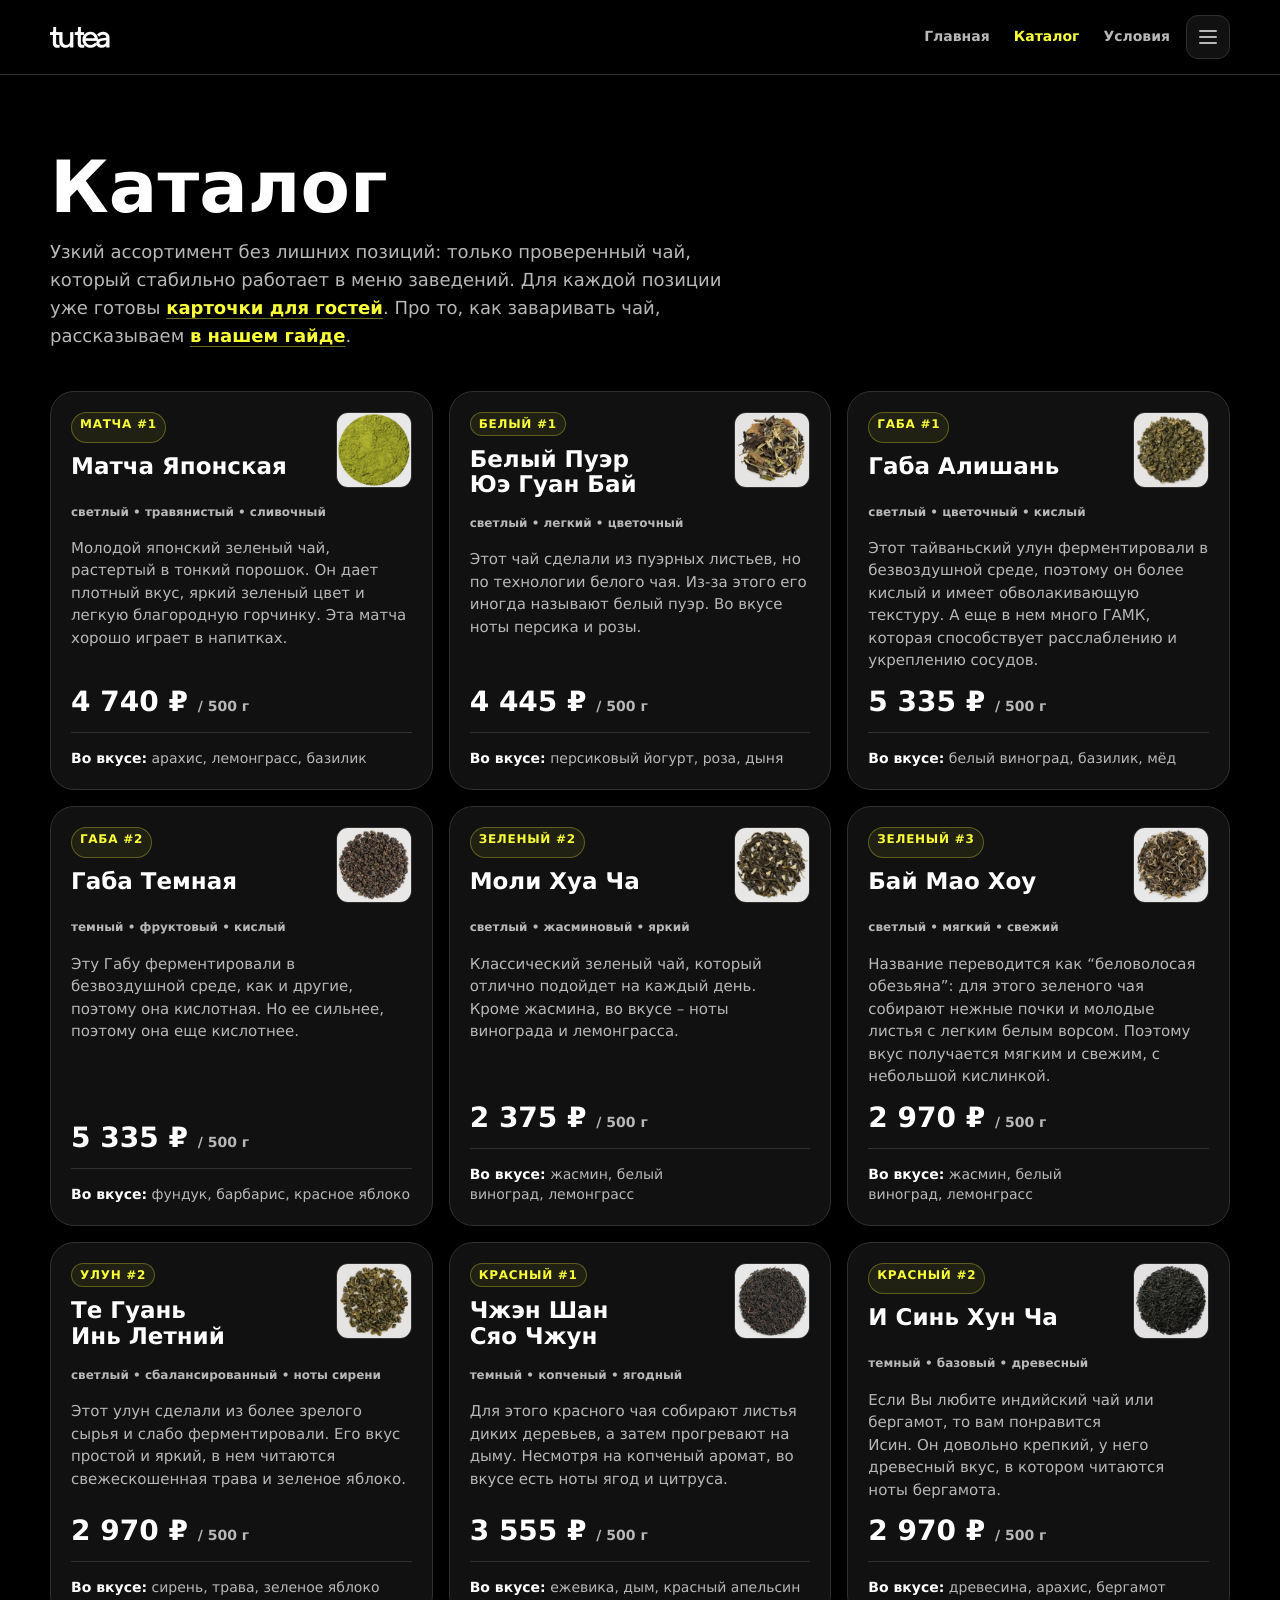
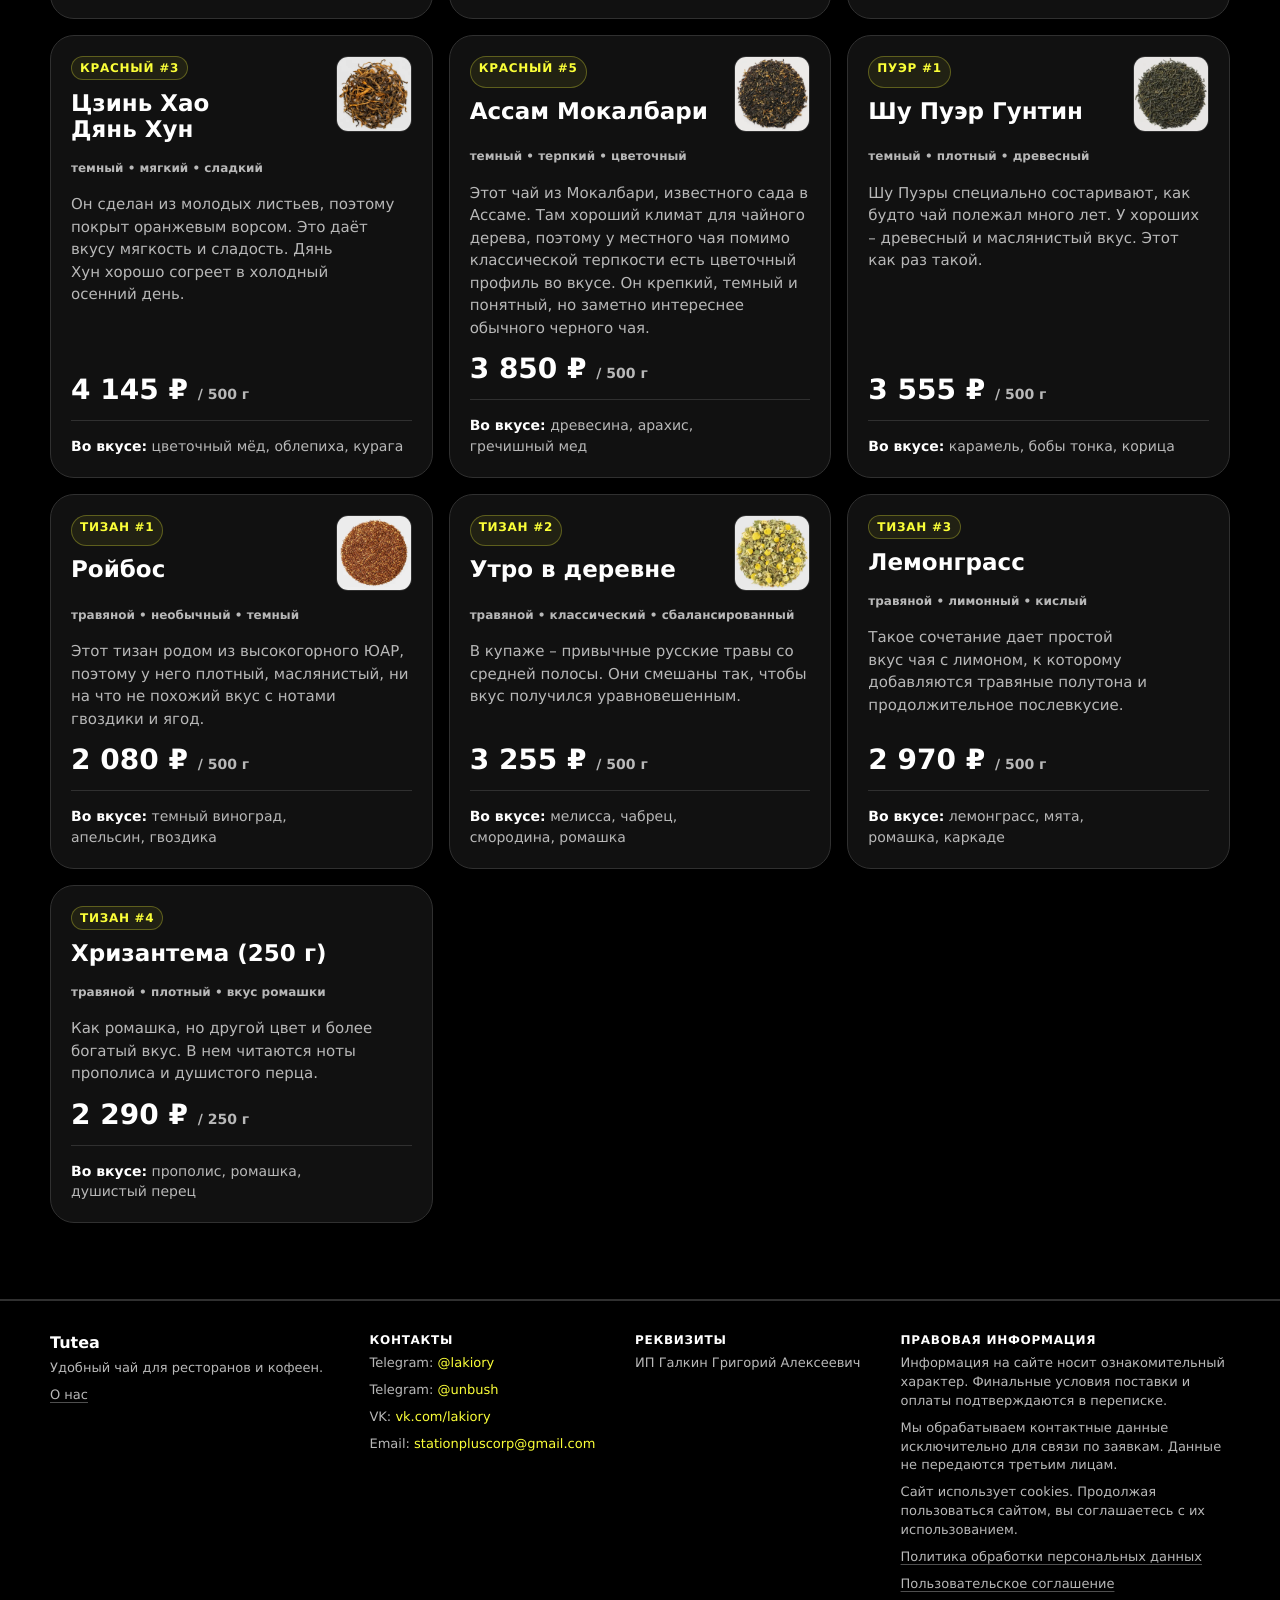
<file: catalog.html>
<!DOCTYPE html>
<html lang="ru">
<head>
  <meta charset="UTF-8" />
  <meta name="viewport" content="width=device-width, initial-scale=1.0" />
  <link rel="icon" href="favicon-96.png" type="image/png" sizes="96x96" />
  <link rel="icon" href="favicon.ico" sizes="32x32" />
  <link rel="icon" href="assets/favicon-32.png" sizes="32x32" />
  <link rel="icon" href="assets/favicon.svg" type="image/svg+xml" />
  <link rel="apple-touch-icon" href="assets/apple-touch-icon.png" />

  <title>Каталог — Tutea</title>
  <meta name="description" content="Каталог Tutea: отобранный чай для кофеен и ресторанов с описаниями вкуса, параметрами заваривания и ценами." />
  <link rel="canonical" href="https://tutea-store.github.io/b2b/catalog.html" />
  <meta property="og:type" content="website" />
  <meta property="og:site_name" content="Tutea" />
  <meta property="og:title" content="Каталог чая — Tutea" />
  <meta property="og:description" content="Отобранный каталог чая с описаниями вкуса, параметрами заваривания и ценами." />
  <meta property="og:url" content="https://tutea-store.github.io/b2b/catalog.html" />

  <link rel="stylesheet" href="style.css?v=site-20260626-1" />
  <script src="analytics.js?v=1" defer></script>
</head>
<body>
  <noscript><div><img src="https://mc.yandex.ru/watch/110065875" style="position:absolute; left:-9999px;" alt="" /></div></noscript>

  <header class="header">
    <div class="container">
      <a class="logo" href="index.html" aria-label="tu tea">
        <img src="assets/tu-tea-logo.png" alt="tu tea" width="60" height="21" />
      </a>

      <nav class="nav" aria-label="Основная навигация">
        <div class="nav-primary">
          <a class="nav-home" href="index.html">Главная</a>
          <a href="catalog.html" aria-current="page">Каталог</a>
          <a href="conditions.html">Условия</a>
        </div>

        <details class="more-menu">
          <summary aria-label="Открыть дополнительное меню">
            <span class="menu-icon" aria-hidden="true"></span>
          </summary>
          <div class="more-menu-panel">
            <a href="about.html">О нас</a>
            <a href="guide.html">Гайд</a>
            <a href="materials.html">Материалы</a>
            <a href="individuals.html">Чай домой</a>
            <a href="calculator.html">Калькулятор</a>
            <a href="contacts.html">Контакты</a>
          </div>
        </details>
      </nav>
    </div>
  </header>

  <main id="top">
    <section class="section catalog-page" id="catalog">
      <div class="container">
        <h1 class="page-title">Каталог</h1>
        <p class="section-intro">
          Узкий ассортимент без лишних позиций: только проверенный чай, который стабильно работает в&nbsp;меню заведений.
          Для каждой позиции уже готовы <a class="catalog-inline-materials" href="materials.html#tea-cards">карточки для гостей</a>.
          Про то, как заваривать чай, рассказываем <a class="catalog-inline-materials" href="guide.html">в&nbsp;нашем гайде</a>.
        </p>

        <div class="catalog-grid" id="catalogGrid"></div>
      </div>
    </section>
  </main>

  <footer class="footer">
    <div class="container footer-grid">
      <div class="footer-brand">
        <strong>Tutea</strong>
        <p>Удобный чай для ресторанов и&nbsp;кофеен.</p>
        <p><a class="footer-about-link" href="about.html">О нас</a></p>
      </div>

      <div class="footer-block">
        <h2>Контакты</h2>
        <p>Telegram: <a href="https://t.me/lakiory" target="_blank" rel="noreferrer">@lakiory</a></p>
        <p>Telegram: <a href="https://t.me/unbush" target="_blank" rel="noreferrer">@unbush</a></p>
        <p>VK: <a href="https://vk.com/lakiory" target="_blank" rel="noreferrer">vk.com/lakiory</a></p>
        <p>Email: <a href="mailto:stationpluscorp@gmail.com">stationpluscorp@gmail.com</a></p>
      </div>

      <div class="footer-block">
        <h2>Реквизиты</h2>
        <p>ИП Галкин Григорий Алексеевич</p>
      </div>

      <div class="footer-legal">
        <h2>Правовая информация</h2>
        <p>
          Информация на сайте носит ознакомительный характер.
          Финальные условия поставки и оплаты подтверждаются в переписке.
        </p>
        <p>
          Мы обрабатываем контактные данные исключительно для связи по заявкам.
          Данные не передаются третьим лицам.
        </p>
        <p>Сайт использует cookies. Продолжая пользоваться сайтом, вы соглашаетесь с их использованием.</p>
        <p><a class="footer-policy-link" href="privacy.html">Политика обработки персональных данных</a></p>
        <p><a class="footer-policy-link" href="terms.html">Пользовательское соглашение</a></p>
      </div>
    </div>
  </footer>

  <script src="app.js?v=catalog-photos-2"></script>
</body>
</html>
</file>
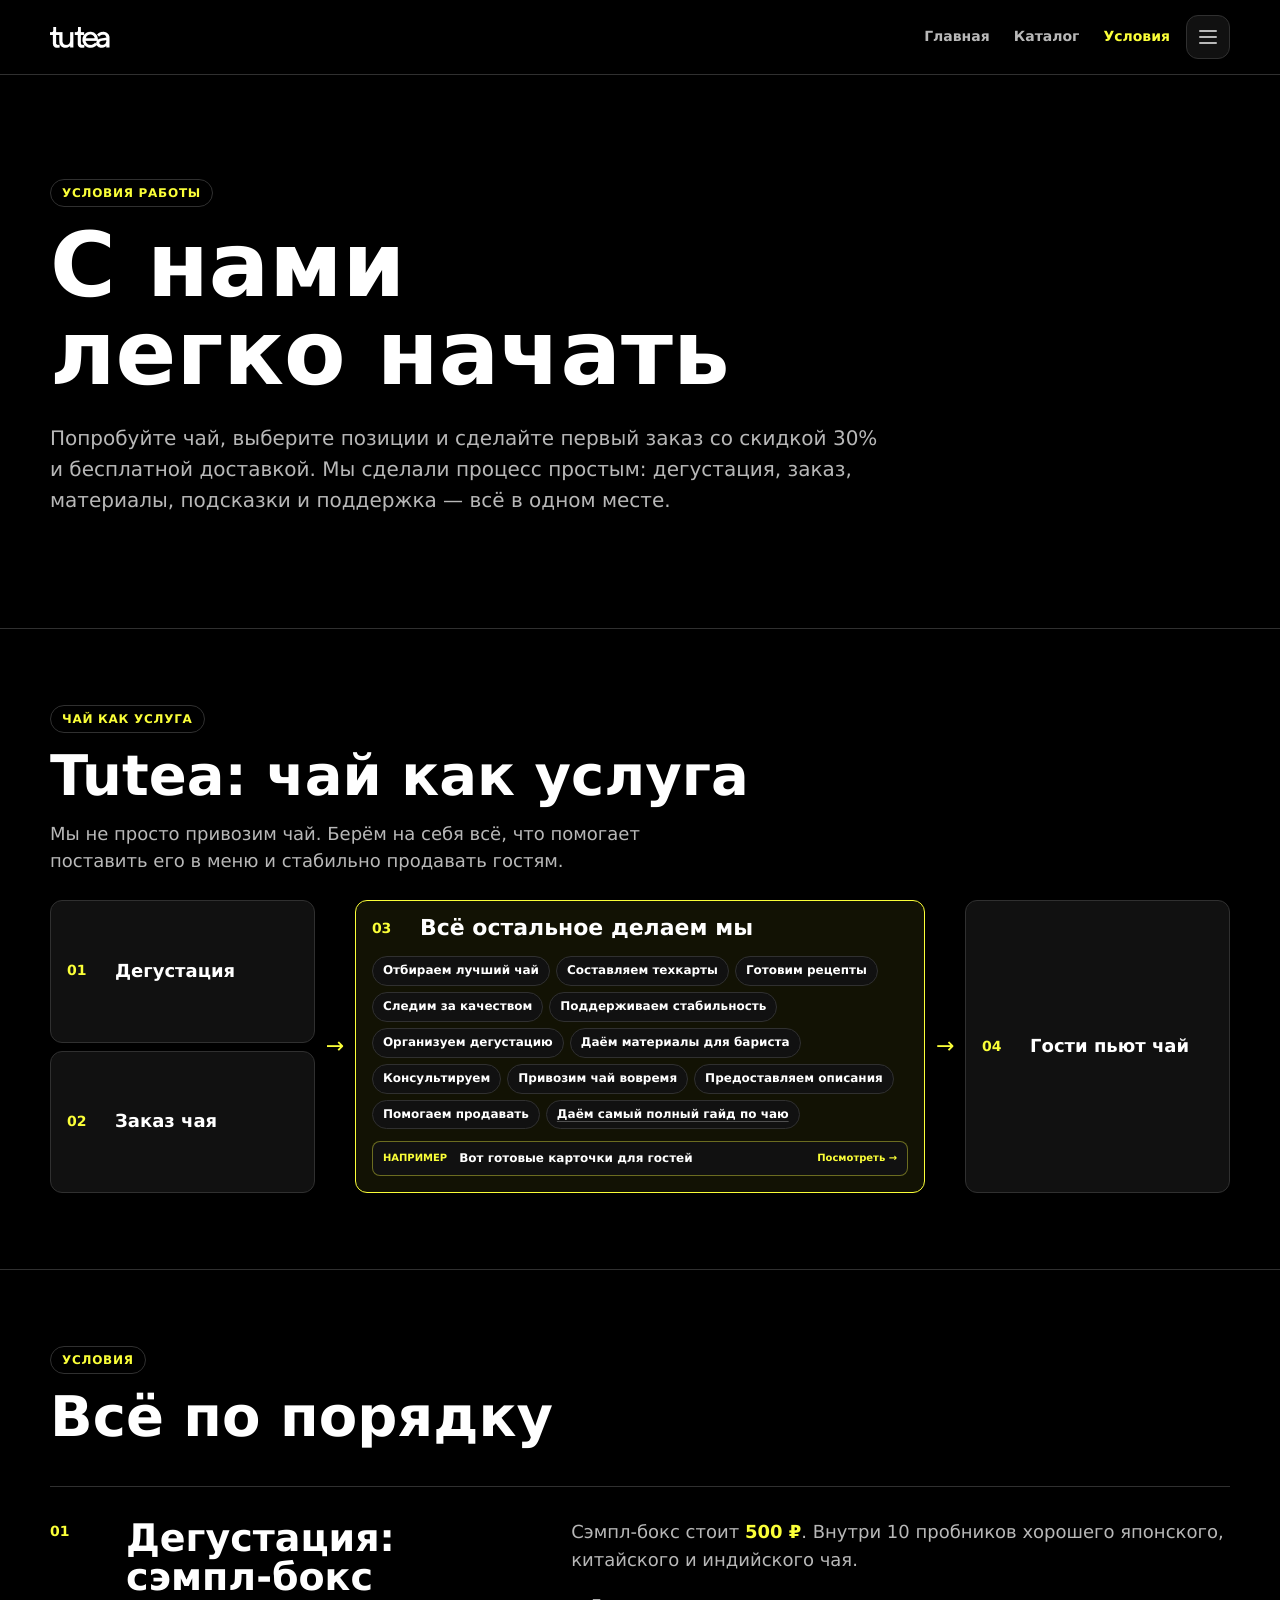
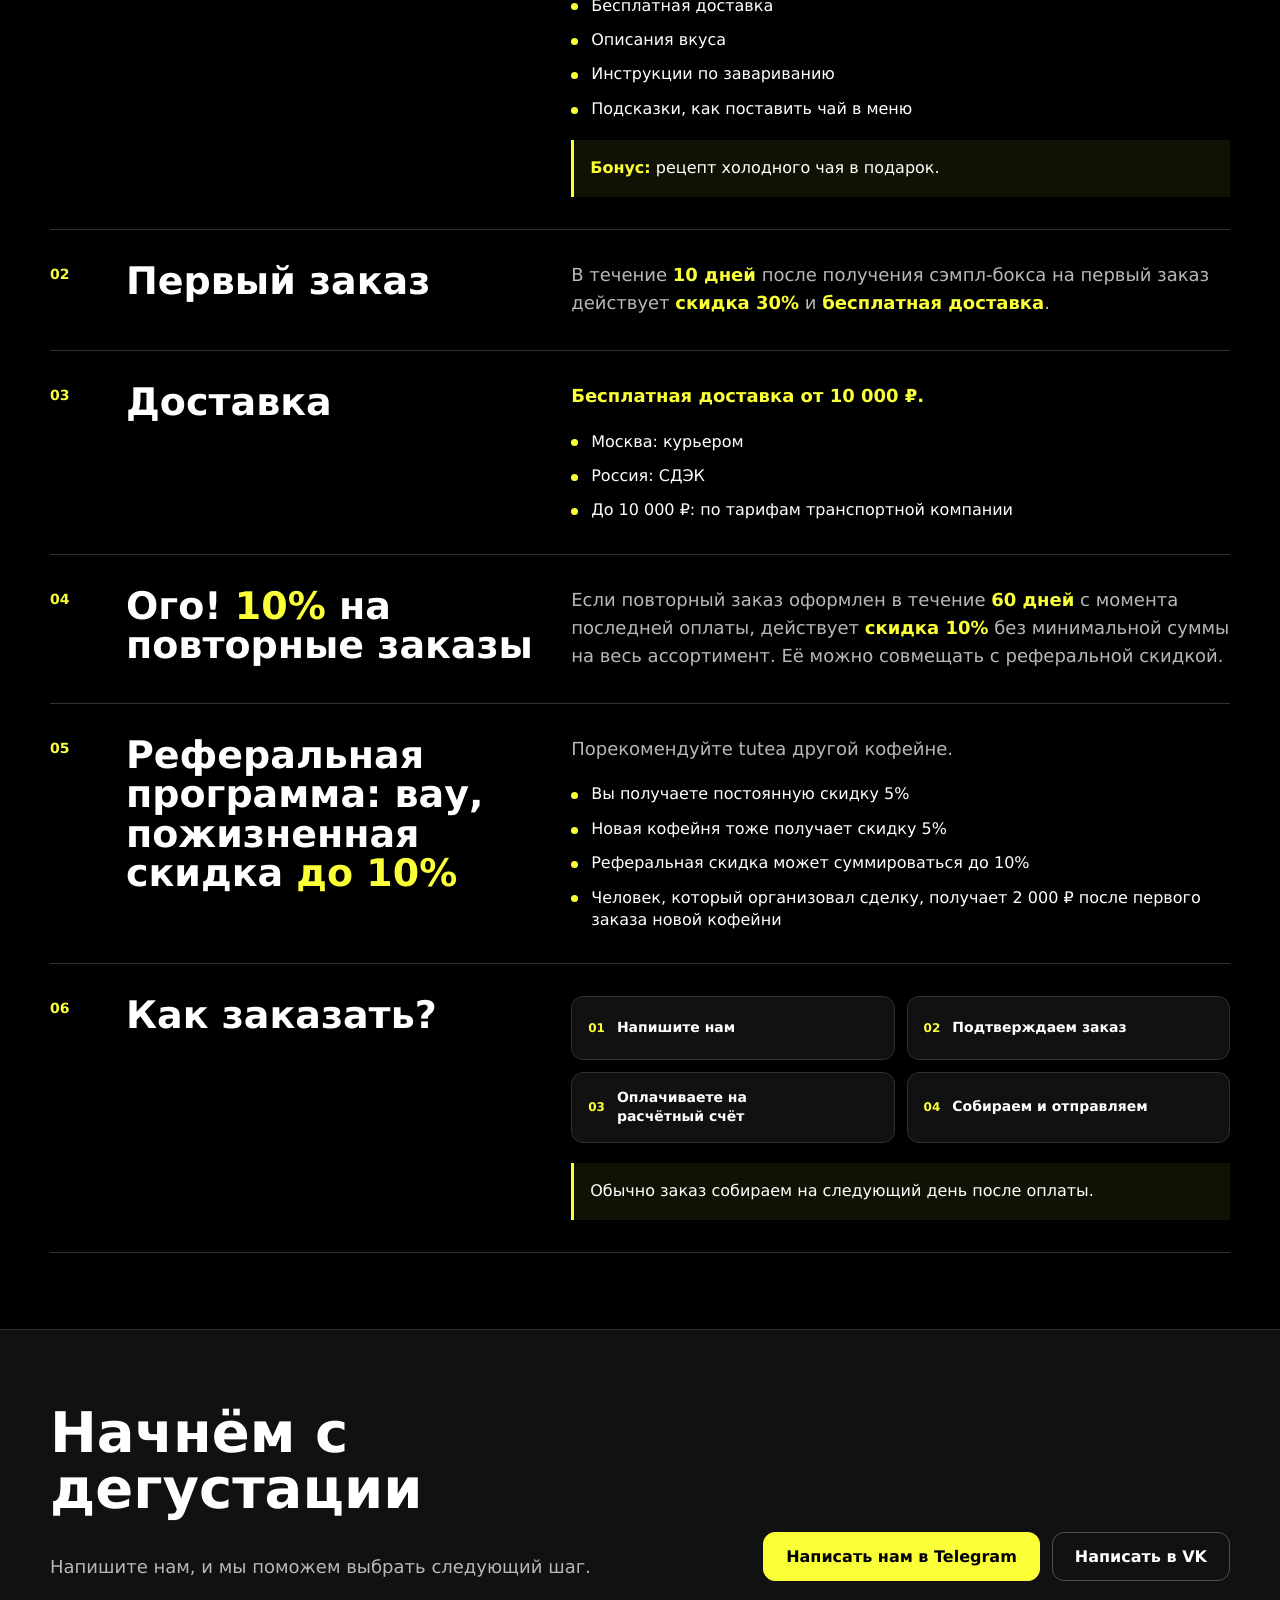
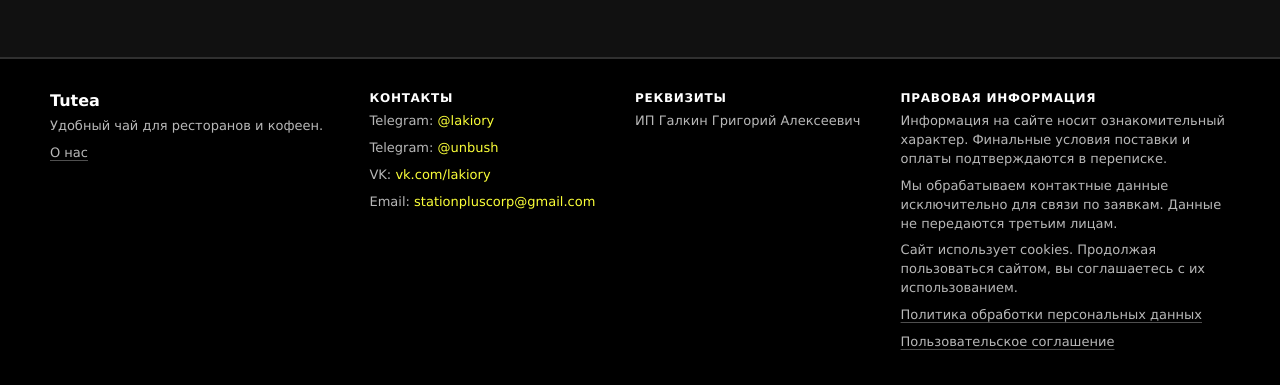
<file: conditions.html>
<!DOCTYPE html>
<html lang="ru">
<head>
  <meta charset="UTF-8" />
  <meta name="viewport" content="width=device-width, initial-scale=1.0" />
  <link rel="icon" href="favicon-96.png" type="image/png" sizes="96x96" />
  <link rel="icon" href="favicon.ico" sizes="32x32" />
  <link rel="icon" href="assets/favicon-32.png" sizes="32x32" />
  <link rel="icon" href="assets/favicon.svg" type="image/svg+xml" />
  <link rel="apple-touch-icon" href="assets/apple-touch-icon.png" />
  <title>Условия — Tutea</title>
  <meta name="description" content="Условия работы с Tutea: сэмпл-бокс, скидки на первый и повторные заказы, доставка и реферальная программа." />
  <link rel="canonical" href="https://tutea-store.github.io/b2b/conditions.html" />
  <meta property="og:type" content="website" />
  <meta property="og:site_name" content="Tutea" />
  <meta property="og:title" content="Условия работы — Tutea" />
  <meta property="og:description" content="Дегустация, скидки, доставка и понятный процесс заказа чая для заведения." />
  <meta property="og:url" content="https://tutea-store.github.io/b2b/conditions.html" />
  <link rel="stylesheet" href="style.css?v=site-20260626-1" />
  <script src="analytics.js?v=1" defer></script>
</head>
<body>
  <noscript><div><img src="https://mc.yandex.ru/watch/110065875" style="position:absolute; left:-9999px;" alt="" /></div></noscript>
  <header class="header">
    <div class="container">
      <a class="logo" href="index.html" aria-label="tu tea">
        <img src="assets/tu-tea-logo.png" alt="tu tea" width="60" height="21" />
      </a>
      <nav class="nav" aria-label="Основная навигация">
        <div class="nav-primary">
          <a class="nav-home" href="index.html">Главная</a>
          <a href="catalog.html">Каталог</a>
          <a href="conditions.html" aria-current="page">Условия</a>
        </div>
        <details class="more-menu">
          <summary aria-label="Открыть дополнительное меню">
            <span class="menu-icon" aria-hidden="true"></span>
          </summary>
          <div class="more-menu-panel">
            <a href="about.html">О нас</a>
            <a href="guide.html">Гайд</a>
            <a href="materials.html">Материалы</a>
            <a href="individuals.html">Чай домой</a>
            <a href="calculator.html">Калькулятор</a>
            <a href="contacts.html">Контакты</a>
          </div>
        </details>
      </nav>
    </div>
  </header>

  <main class="conditions-page">
    <section class="conditions-hero">
      <div class="container">
        <span class="section-label">Условия работы</span>
        <h1>С нами легко начать</h1>
        <p>
          Попробуйте чай, выберите позиции и&nbsp;сделайте первый заказ со&nbsp;скидкой 30% и&nbsp;бесплатной доставкой.
          Мы сделали процесс простым: дегустация, заказ, материалы, подсказки и&nbsp;поддержка — всё в&nbsp;одном месте.
        </p>
      </div>
    </section>

    <section class="section service-system-section" aria-labelledby="service-system-title">
      <div class="container">
        <div class="service-system-heading">
          <span class="section-label">Чай как услуга</span>
          <h2 id="service-system-title">Tutea: чай как услуга</h2>
          <p>
            Мы не просто привозим чай. Берём на себя всё, что помогает поставить его в&nbsp;меню и&nbsp;стабильно продавать гостям.
          </p>
        </div>

        <div class="service-flow" aria-label="Как работает сервис tutea">
          <div class="service-client-steps">
            <article class="service-flow-step">
              <span>01</span>
              <h3>Дегустация</h3>
            </article>
            <article class="service-flow-step">
              <span>02</span>
              <h3>Заказ чая</h3>
            </article>
          </div>
          <span class="service-flow-arrow" aria-hidden="true">→</span>
          <article class="service-work">
            <div class="service-work-heading">
              <span>03</span>
              <h3>Всё остальное делаем мы</h3>
            </div>
            <ul class="service-capabilities" aria-label="Что делает tutea">
              <li>Отбираем лучший чай</li>
              <li>Составляем техкарты</li>
              <li>Готовим рецепты</li>
              <li>Следим за качеством</li>
              <li>Поддерживаем стабильность</li>
              <li>Организуем дегустацию</li>
              <li>Даём материалы для бариста</li>
              <li>Консультируем</li>
              <li>Привозим чай вовремя</li>
              <li>Предоставляем описания</li>
              <li>Помогаем продавать</li>
              <li><a class="service-guide-link" href="guide.html">Даём самый полный гайд по чаю</a></li>
            </ul>
            <a class="service-material-example" href="materials.html">
              <span>Например</span>
              <strong>Вот готовые карточки для гостей</strong>
              <em>Посмотреть →</em>
            </a>
          </article>
          <span class="service-flow-arrow" aria-hidden="true">→</span>
          <article class="service-flow-step service-result">
            <span>04</span>
            <h3>Гости пьют чай</h3>
          </article>
        </div>
      </div>
    </section>

    <section class="section conditions-details" aria-labelledby="conditions-title">
      <div class="container">
        <div class="section-heading">
          <span class="section-label">Условия</span>
          <h2 id="conditions-title">Всё по порядку</h2>
        </div>

        <div class="conditions-list">
          <article class="condition-row">
            <span class="condition-index">01</span>
            <div class="condition-title">
              <h3>Дегустация: сэмпл&#8209;бокс</h3>
            </div>
            <div class="condition-body">
              <p>Сэмпл&#8209;бокс стоит <strong class="condition-highlight">500&nbsp;₽</strong>. Внутри 10&nbsp;пробников хорошего японского, китайского и&nbsp;индийского чая.</p>
              <ul class="condition-points">
                <li>Бесплатная доставка</li>
                <li>Описания вкуса</li>
                <li>Инструкции по завариванию</li>
                <li>Подсказки, как поставить чай в&nbsp;меню</li>
              </ul>
              <p class="condition-note"><strong>Бонус:</strong> рецепт холодного чая в&nbsp;подарок.</p>
            </div>
          </article>

          <article class="condition-row">
            <span class="condition-index">02</span>
            <div class="condition-title">
              <h3>Первый заказ</h3>
            </div>
            <div class="condition-body">
              <p>В&nbsp;течение <strong class="condition-highlight">10&nbsp;дней</strong> после получения сэмпл&#8209;бокса на первый заказ действует <strong class="condition-highlight">скидка 30%</strong> и&nbsp;<strong class="condition-highlight">бесплатная доставка</strong>.</p>
            </div>
          </article>

          <article class="condition-row">
            <span class="condition-index">03</span>
            <div class="condition-title">
              <h3>Доставка</h3>
            </div>
            <div class="condition-body">
              <p><strong class="condition-highlight">Бесплатная доставка от&nbsp;10&nbsp;000&nbsp;₽.</strong></p>
              <ul class="condition-points">
                <li>Москва: курьером</li>
                <li>Россия: СДЭК</li>
                <li>До&nbsp;10&nbsp;000&nbsp;₽: по тарифам транспортной компании</li>
              </ul>
            </div>
          </article>

          <article class="condition-row">
            <span class="condition-index">04</span>
            <div class="condition-title">
              <h3>Ого! <span class="condition-heading-accent">10%</span> на повторные заказы</h3>
            </div>
            <div class="condition-body">
              <p>Если повторный заказ оформлен в&nbsp;течение <strong class="condition-highlight">60&nbsp;дней</strong> с&nbsp;момента последней оплаты, действует <strong class="condition-highlight">скидка 10%</strong> без минимальной суммы на весь ассортимент. Её можно совмещать с&nbsp;реферальной скидкой.</p>
            </div>
          </article>

          <article class="condition-row">
            <span class="condition-index">05</span>
            <div class="condition-title">
              <h3>Реферальная программа: вау, пожизненная скидка <span class="condition-heading-accent">до&nbsp;10%</span></h3>
            </div>
            <div class="condition-body">
              <p>Порекомендуйте tutea другой кофейне.</p>
              <ul class="condition-points">
                <li>Вы получаете постоянную скидку 5%</li>
                <li>Новая кофейня тоже получает скидку 5%</li>
                <li>Реферальная скидка может суммироваться до&nbsp;10%</li>
                <li>Человек, который организовал сделку, получает 2&nbsp;000&nbsp;₽ после первого заказа новой кофейни</li>
              </ul>
            </div>
          </article>

          <article class="condition-row">
            <span class="condition-index">06</span>
            <div class="condition-title">
              <h3>Как заказать?</h3>
            </div>
            <div class="condition-body">
              <ol class="order-process" aria-label="Этапы заказа">
                <li>Напишите нам</li>
                <li>Подтверждаем заказ</li>
                <li>Оплачиваете на расчётный счёт</li>
                <li>Собираем и&nbsp;отправляем</li>
              </ol>
              <p class="condition-note">Обычно заказ собираем на следующий день после оплаты.</p>
            </div>
          </article>
        </div>
      </div>
    </section>

    <section class="section conditions-cta">
      <div class="container">
        <h2>Начнём с дегустации</h2>
        <p>Напишите нам, и&nbsp;мы поможем выбрать следующий шаг.</p>
        <div class="cta-actions">
          <a class="button" href="https://t.me/lakiory?text=%D0%97%D0%B4%D1%80%D0%B0%D0%B2%D1%81%D1%82%D0%B2%D1%83%D0%B9%D1%82%D0%B5!%20%D0%A5%D0%BE%D1%87%D1%83%20%D1%83%D1%82%D0%BE%D1%87%D0%BD%D0%B8%D1%82%D1%8C%20%D1%83%D1%81%D0%BB%D0%BE%D0%B2%D0%B8%D1%8F%20%D1%80%D0%B0%D0%B1%D0%BE%D1%82%D1%8B%20%D1%81%20tutea." target="_blank" rel="noreferrer">Написать нам в Telegram</a>
          <a class="button is-secondary" href="https://vk.com/lakiory" target="_blank" rel="noreferrer">Написать в VK</a>
        </div>
      </div>
    </section>
  </main>

  <footer class="footer">
    <div class="container footer-grid">
      <div class="footer-brand">
        <strong>Tutea</strong>
        <p>Удобный чай для ресторанов и&nbsp;кофеен.</p>
        <p><a class="footer-about-link" href="about.html">О нас</a></p>
      </div>
      <div class="footer-block">
        <h2>Контакты</h2>
        <p>Telegram: <a href="https://t.me/lakiory" target="_blank" rel="noreferrer">@lakiory</a></p>
        <p>Telegram: <a href="https://t.me/unbush" target="_blank" rel="noreferrer">@unbush</a></p>
        <p>VK: <a href="https://vk.com/lakiory" target="_blank" rel="noreferrer">vk.com/lakiory</a></p>
        <p>Email: <a href="mailto:stationpluscorp@gmail.com">stationpluscorp@gmail.com</a></p>
      </div>
      <div class="footer-block">
        <h2>Реквизиты</h2>
        <p>ИП Галкин Григорий Алексеевич</p>
      </div>
      <div class="footer-legal">
        <h2>Правовая информация</h2>
        <p>Информация на сайте носит ознакомительный характер. Финальные условия поставки и оплаты подтверждаются в переписке.</p>
        <p>Мы обрабатываем контактные данные исключительно для связи по заявкам. Данные не передаются третьим лицам.</p>
        <p>Сайт использует cookies. Продолжая пользоваться сайтом, вы соглашаетесь с их использованием.</p>
        <p><a class="footer-policy-link" href="privacy.html">Политика обработки персональных данных</a></p>
        <p><a class="footer-policy-link" href="terms.html">Пользовательское соглашение</a></p>
      </div>
    </div>
  </footer>
</body>
</html>
</file>
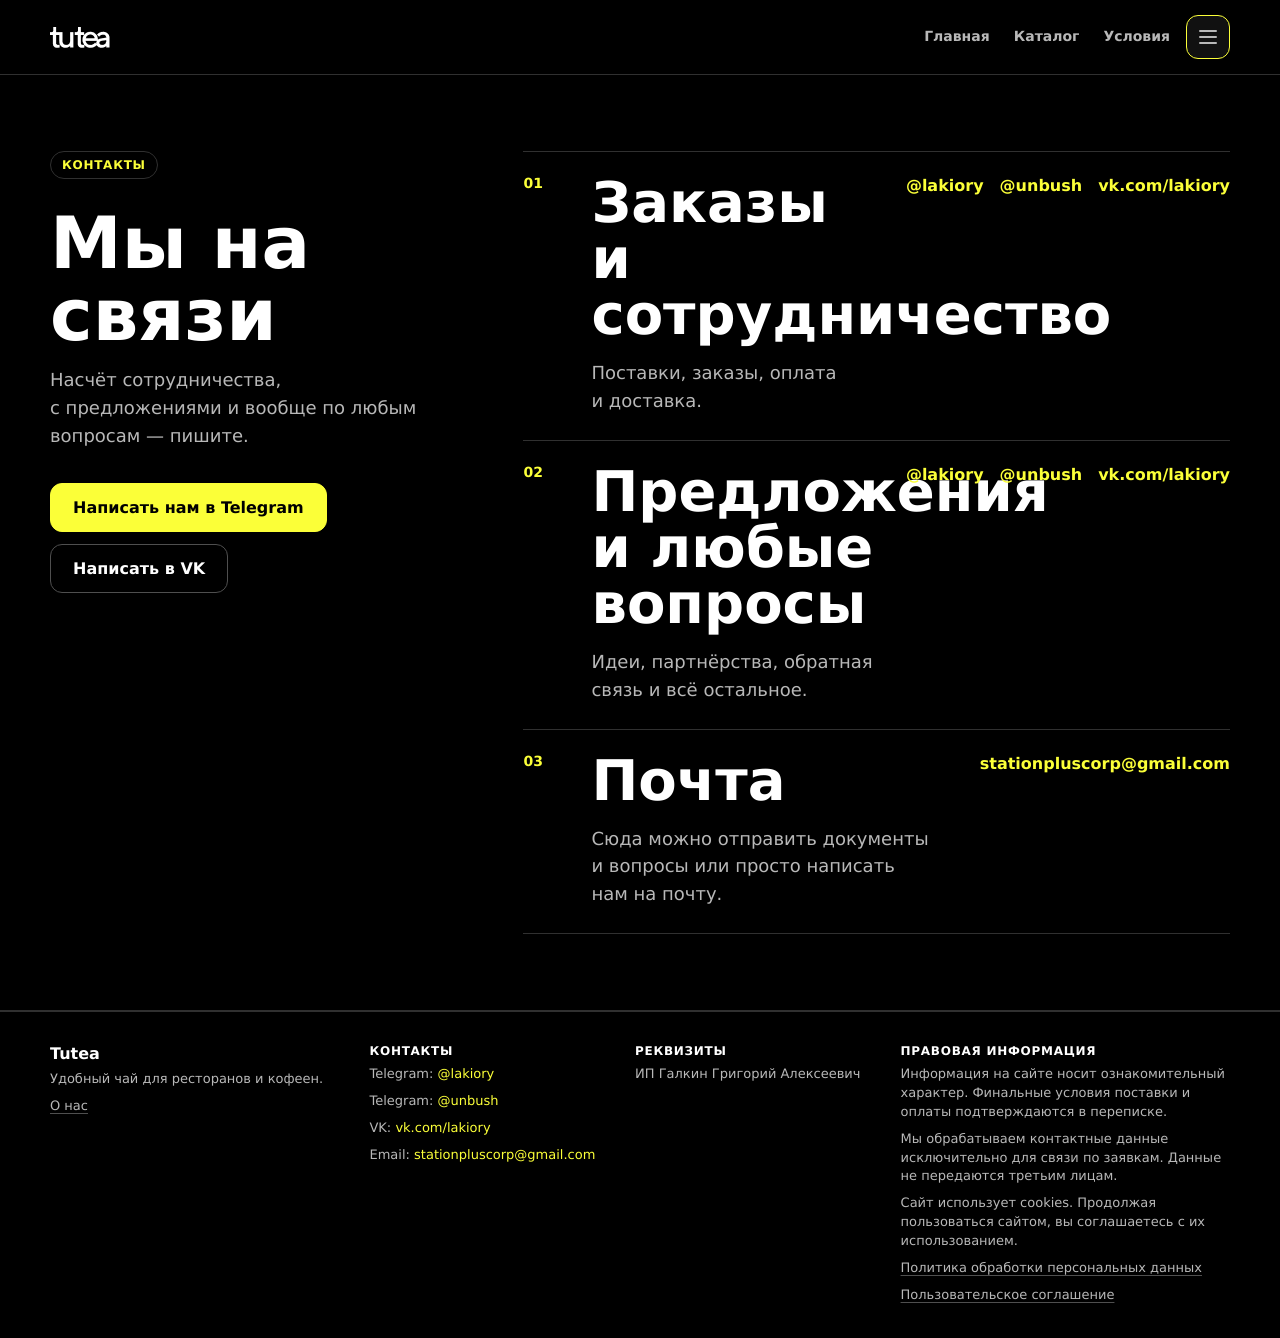
<file: contacts.html>
<!DOCTYPE html>
<html lang="ru">
<head>
  <meta charset="UTF-8" />
  <meta name="viewport" content="width=device-width, initial-scale=1.0" />
  <link rel="icon" href="favicon-96.png" type="image/png" sizes="96x96" />
  <link rel="icon" href="favicon.ico" sizes="32x32" />
  <link rel="icon" href="assets/favicon-32.png" sizes="32x32" />
  <link rel="icon" href="assets/favicon.svg" type="image/svg+xml" />
  <link rel="apple-touch-icon" href="assets/apple-touch-icon.png" />
  <title>Контакты — Tutea</title>
  <meta name="description" content="Контакты Tutea для заказов, поставок, сотрудничества и любых вопросов о чае для заведений." />
  <link rel="canonical" href="https://tutea-store.github.io/b2b/contacts.html" />
  <meta property="og:type" content="website" />
  <meta property="og:site_name" content="Tutea" />
  <meta property="og:title" content="Контакты — Tutea" />
  <meta property="og:description" content="Напишите нам по вопросам заказов, поставок и сотрудничества." />
  <meta property="og:url" content="https://tutea-store.github.io/b2b/contacts.html" />
  <link rel="stylesheet" href="style.css?v=site-20260626-1" />
  <script src="analytics.js?v=1" defer></script>
</head>
<body>
  <noscript><div><img src="https://mc.yandex.ru/watch/110065875" style="position:absolute; left:-9999px;" alt="" /></div></noscript>
  <header class="header">
    <div class="container">
      <a class="logo" href="index.html" aria-label="tu tea">
        <img src="assets/tu-tea-logo.png" alt="tu tea" width="60" height="21" />
      </a>
      <nav class="nav" aria-label="Основная навигация">
        <div class="nav-primary">
          <a class="nav-home" href="index.html">Главная</a>
          <a href="catalog.html">Каталог</a>
          <a href="conditions.html">Условия</a>
        </div>
        <details class="more-menu has-current">
          <summary aria-label="Открыть дополнительное меню">
            <span class="menu-icon" aria-hidden="true"></span>
          </summary>
          <div class="more-menu-panel">
            <a href="about.html">О нас</a>
            <a href="guide.html">Гайд</a>
            <a href="materials.html">Материалы</a>
            <a href="individuals.html">Чай домой</a>
            <a href="calculator.html">Калькулятор</a>
            <a href="contacts.html" aria-current="page">Контакты</a>
          </div>
        </details>
      </nav>
    </div>
  </header>

  <main class="contacts-page">
    <section class="section contacts-hero">
      <div class="container contacts-layout">
        <div class="contacts-intro">
          <span class="section-label">Контакты</span>
          <h1 class="page-title">Мы на связи</h1>
          <p>
            Насчёт сотрудничества, с&nbsp;предложениями и&nbsp;вообще по любым вопросам — пишите.
          </p>
          <div class="cta-actions">
            <a class="button" href="https://t.me/lakiory?text=%D0%97%D0%B4%D1%80%D0%B0%D0%B2%D1%81%D1%82%D0%B2%D1%83%D0%B9%D1%82%D0%B5!%20%D0%A5%D0%BE%D1%87%D1%83%20%D1%81%D0%B2%D1%8F%D0%B7%D0%B0%D1%82%D1%8C%D1%81%D1%8F%20%D1%81%20tutea." target="_blank" rel="noreferrer">Написать нам в Telegram</a>
            <a class="button is-secondary" href="https://vk.com/lakiory" target="_blank" rel="noreferrer">Написать в VK</a>
          </div>
        </div>

        <div class="contact-directions" aria-label="Способы связи">
          <article class="contact-direction">
            <span>01</span>
            <div>
              <h2>Заказы и сотрудничество</h2>
              <p>Поставки, заказы, оплата и&nbsp;доставка.</p>
            </div>
            <div class="contact-links">
              <a href="https://t.me/lakiory" target="_blank" rel="noreferrer">@lakiory</a>
              <a href="https://t.me/unbush" target="_blank" rel="noreferrer">@unbush</a>
              <a href="https://vk.com/lakiory" target="_blank" rel="noreferrer">vk.com/lakiory</a>
            </div>
          </article>

          <article class="contact-direction">
            <span>02</span>
            <div>
              <h2>Предложения и любые вопросы</h2>
              <p>Идеи, партнёрства, обратная связь и&nbsp;всё остальное.</p>
            </div>
            <div class="contact-links">
              <a href="https://t.me/lakiory" target="_blank" rel="noreferrer">@lakiory</a>
              <a href="https://t.me/unbush" target="_blank" rel="noreferrer">@unbush</a>
              <a href="https://vk.com/lakiory" target="_blank" rel="noreferrer">vk.com/lakiory</a>
            </div>
          </article>

          <article class="contact-direction">
            <span>03</span>
            <div>
              <h2>Почта</h2>
              <p>Сюда можно отправить документы и&nbsp;вопросы или просто написать нам на&nbsp;почту.</p>
            </div>
            <a href="mailto:stationpluscorp@gmail.com">stationpluscorp@gmail.com</a>
          </article>
        </div>
      </div>
    </section>
  </main>

  <footer class="footer">
    <div class="container footer-grid">
      <div class="footer-brand">
        <strong>Tutea</strong>
        <p>Удобный чай для ресторанов и&nbsp;кофеен.</p>
        <p><a class="footer-about-link" href="about.html">О нас</a></p>
      </div>
      <div class="footer-block">
        <h2>Контакты</h2>
        <p>Telegram: <a href="https://t.me/lakiory" target="_blank" rel="noreferrer">@lakiory</a></p>
        <p>Telegram: <a href="https://t.me/unbush" target="_blank" rel="noreferrer">@unbush</a></p>
        <p>VK: <a href="https://vk.com/lakiory" target="_blank" rel="noreferrer">vk.com/lakiory</a></p>
        <p>Email: <a href="mailto:stationpluscorp@gmail.com">stationpluscorp@gmail.com</a></p>
      </div>
      <div class="footer-block">
        <h2>Реквизиты</h2>
        <p>ИП Галкин Григорий Алексеевич</p>
      </div>
      <div class="footer-legal">
        <h2>Правовая информация</h2>
        <p>Информация на сайте носит ознакомительный характер. Финальные условия поставки и оплаты подтверждаются в переписке.</p>
        <p>Мы обрабатываем контактные данные исключительно для связи по заявкам. Данные не передаются третьим лицам.</p>
        <p>Сайт использует cookies. Продолжая пользоваться сайтом, вы соглашаетесь с их использованием.</p>
        <p><a class="footer-policy-link" href="privacy.html">Политика обработки персональных данных</a></p>
        <p><a class="footer-policy-link" href="terms.html">Пользовательское соглашение</a></p>
      </div>
    </div>
  </footer>
</body>
</html>
</file>
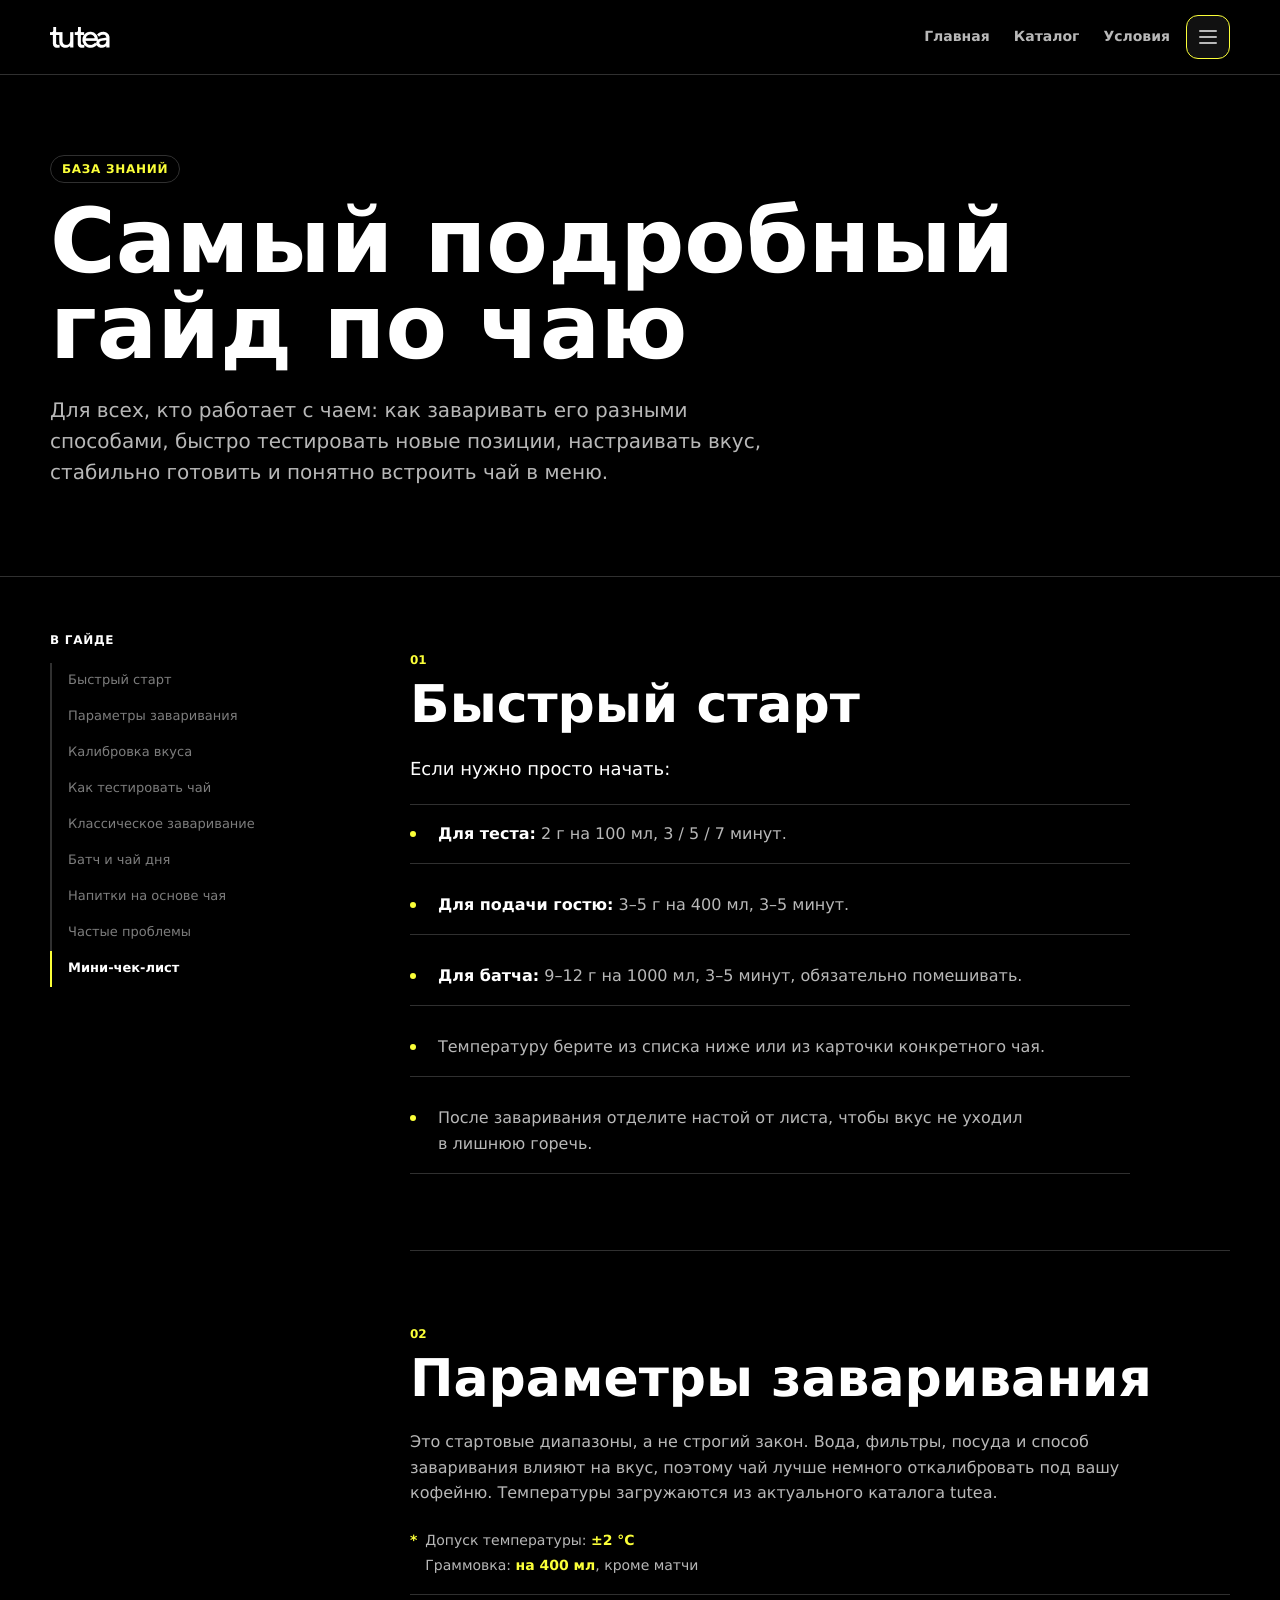
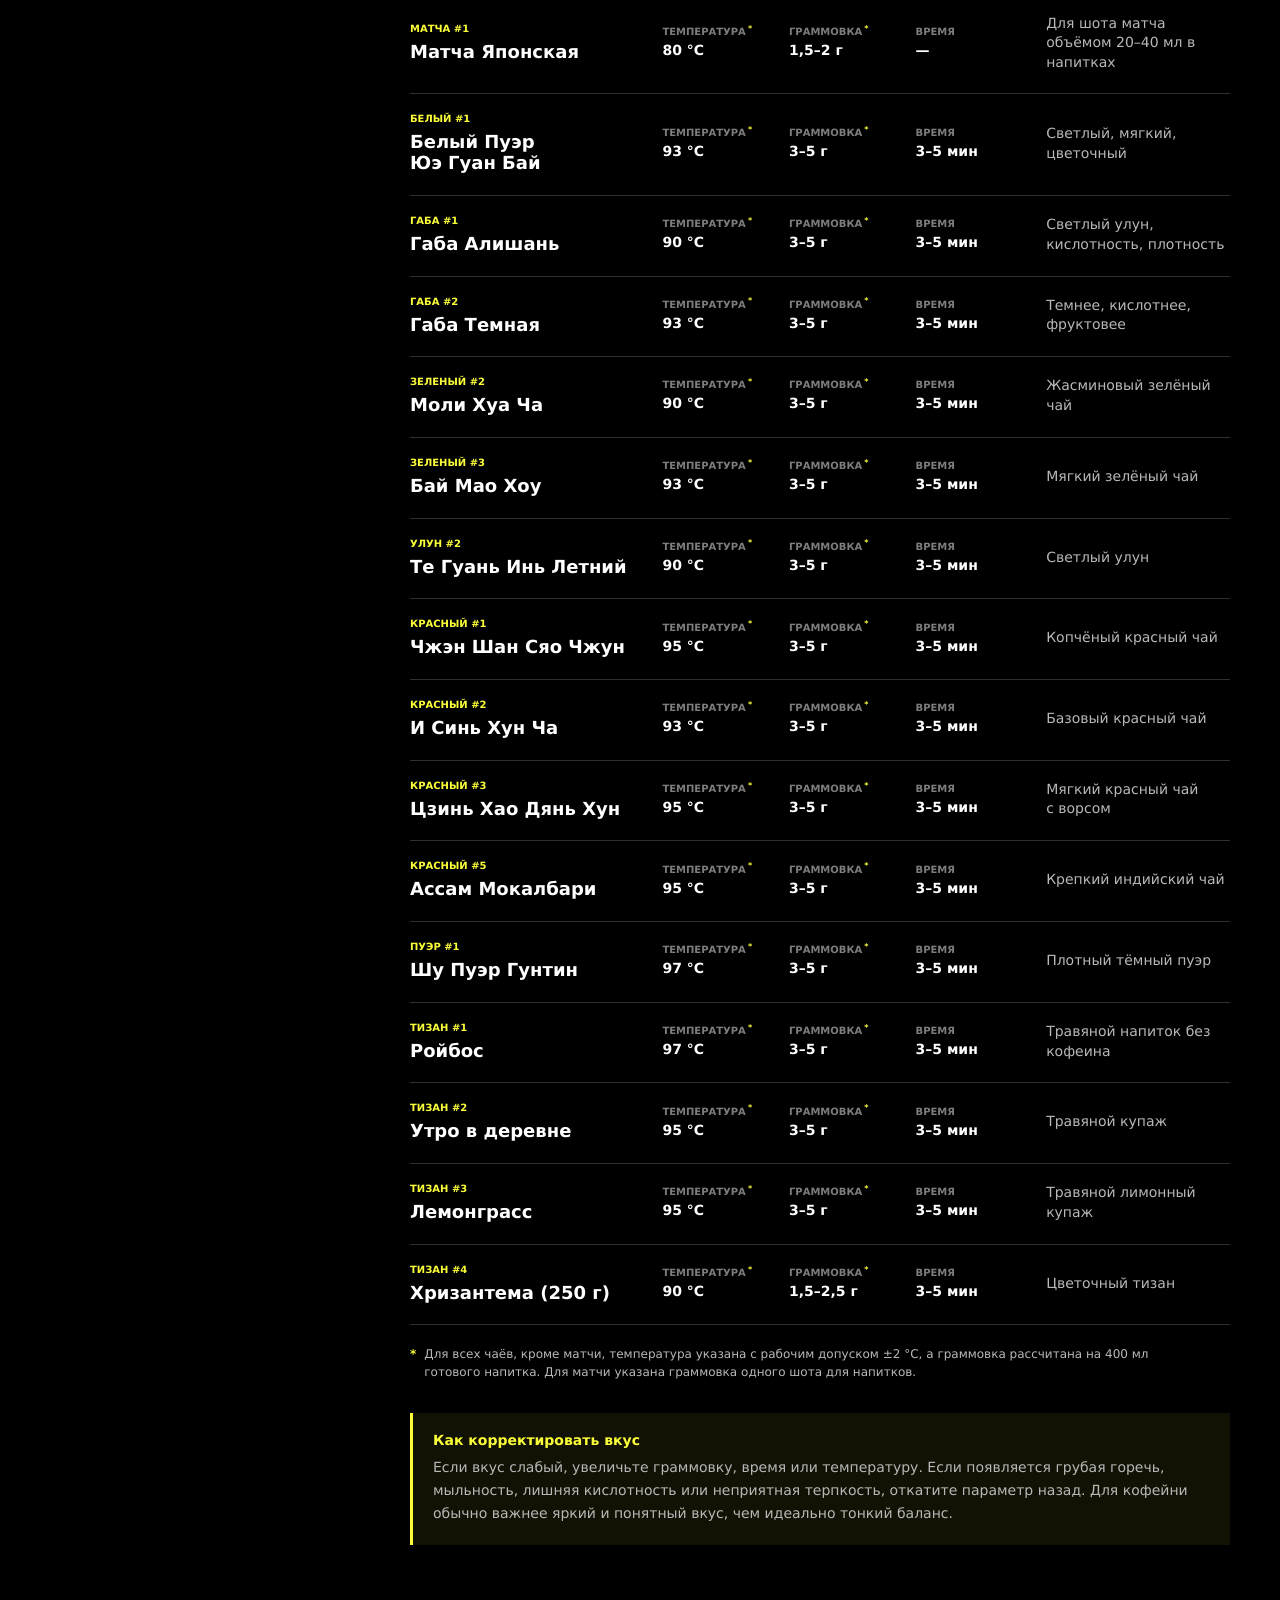
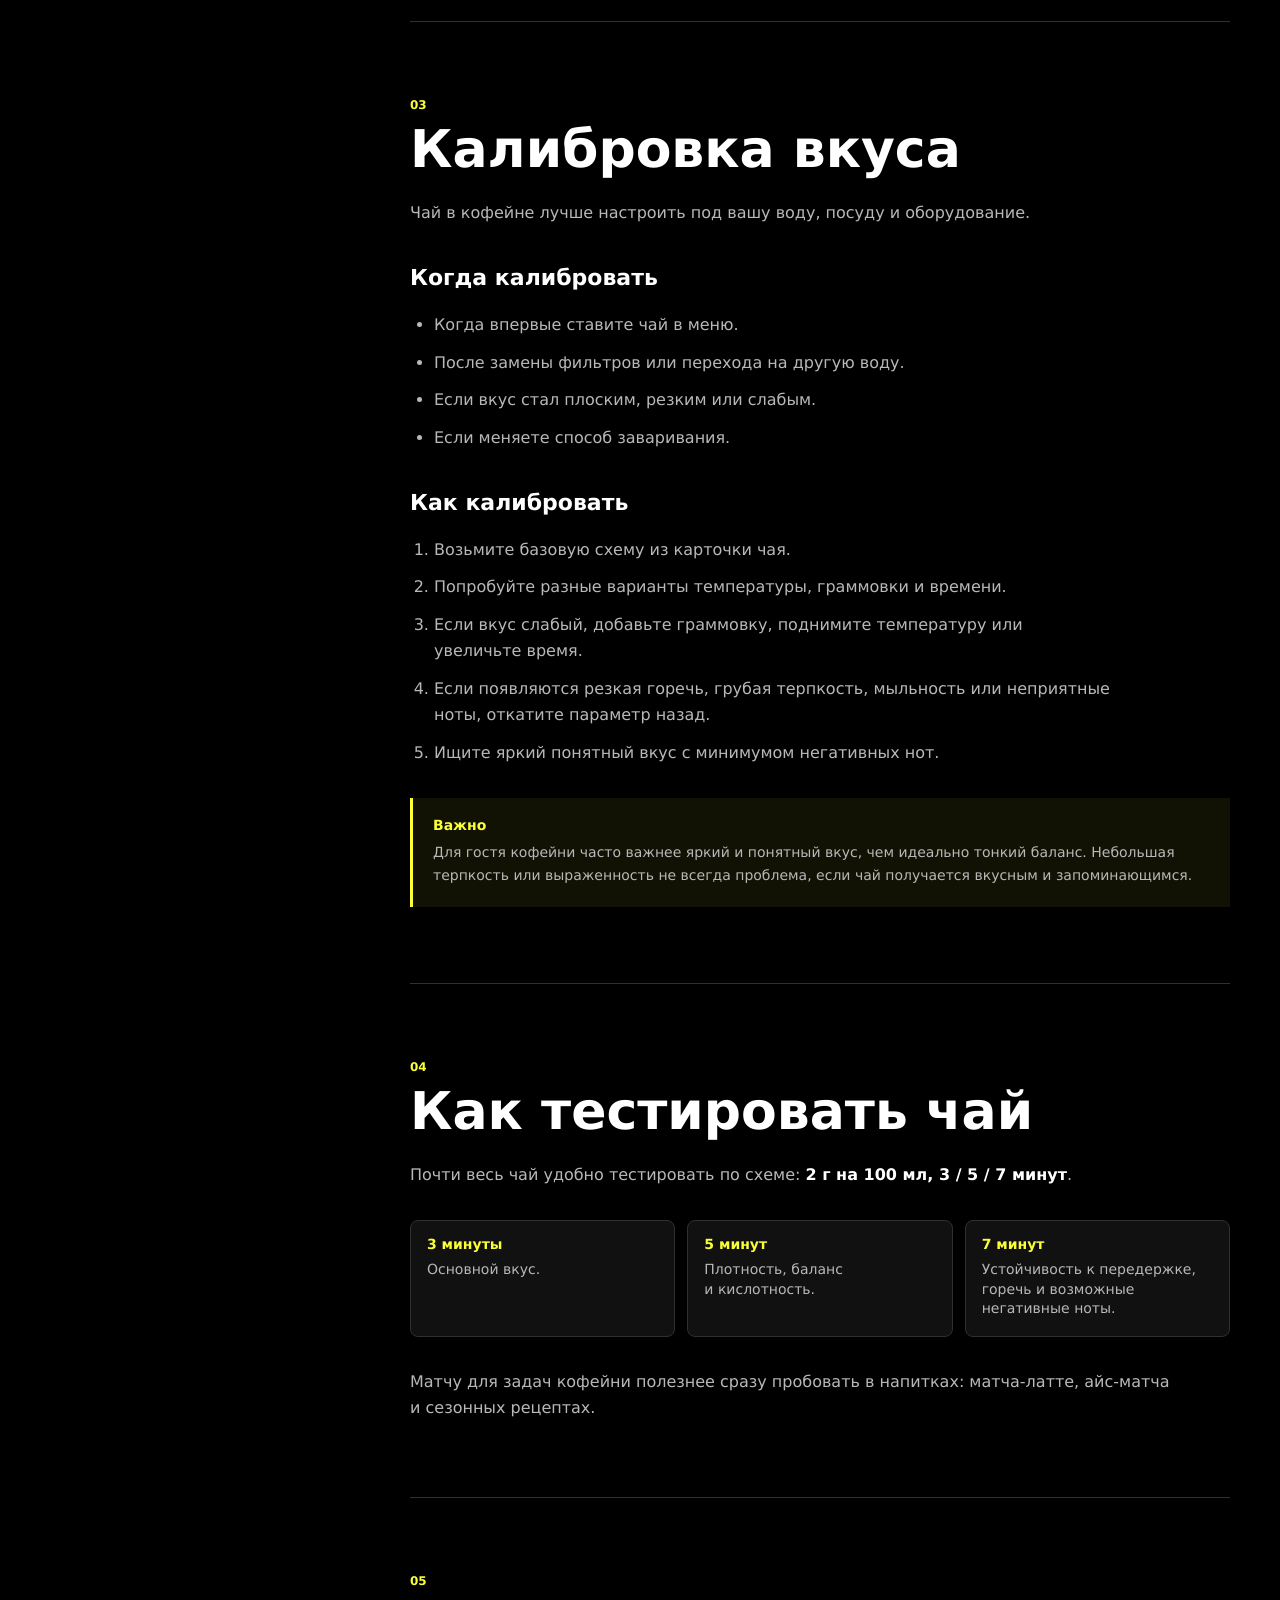
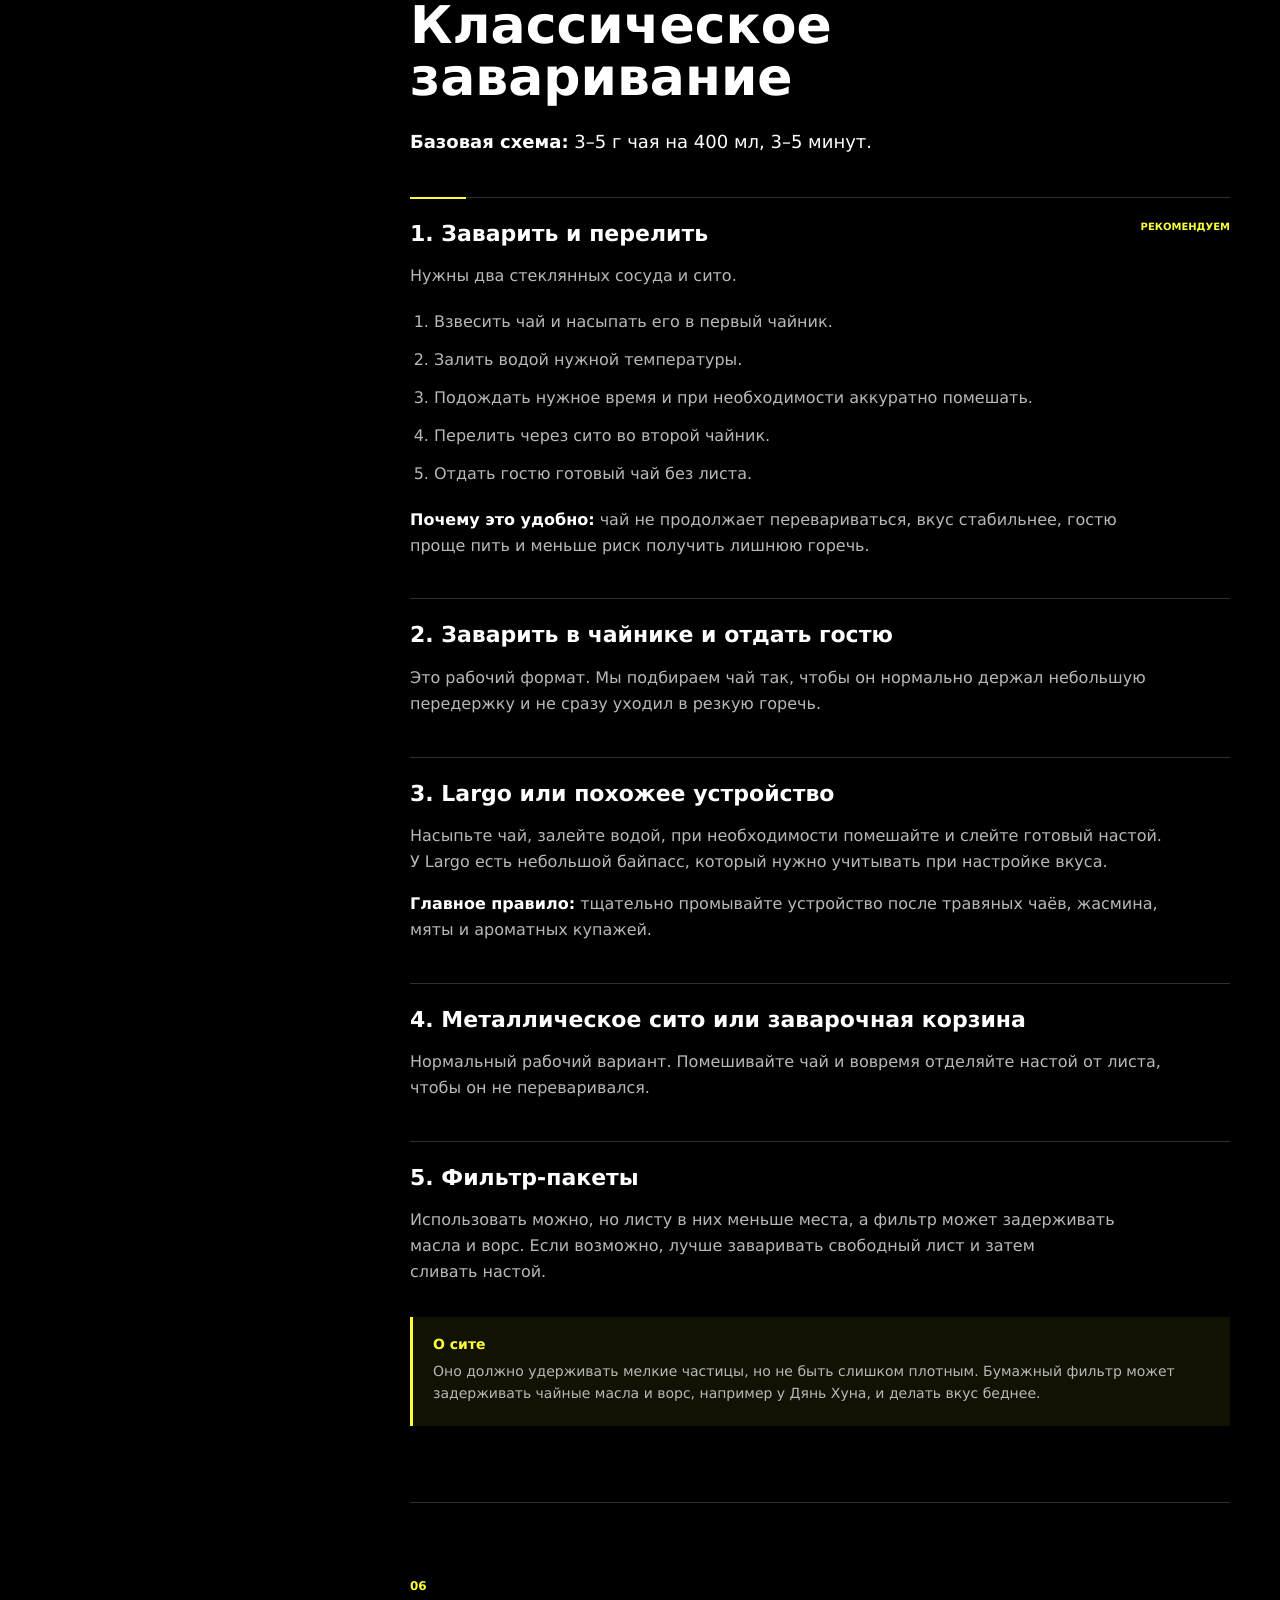
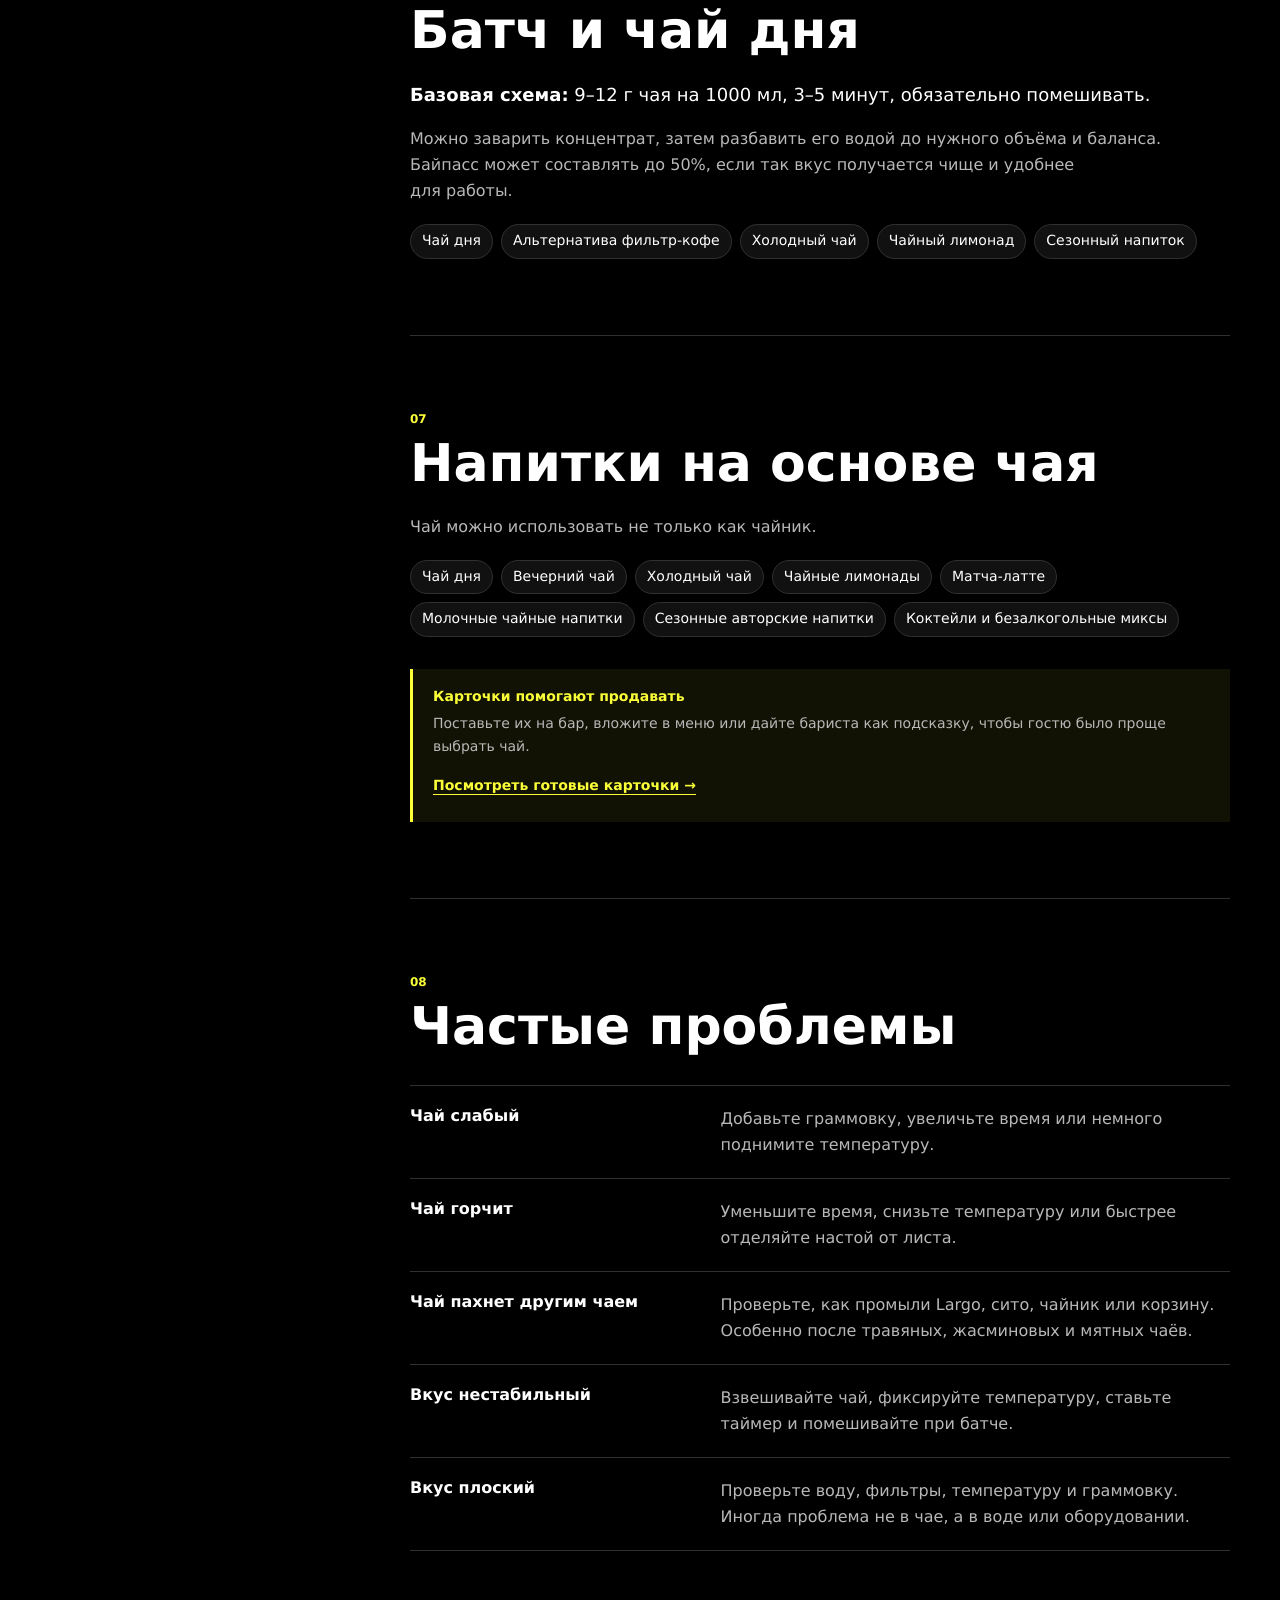
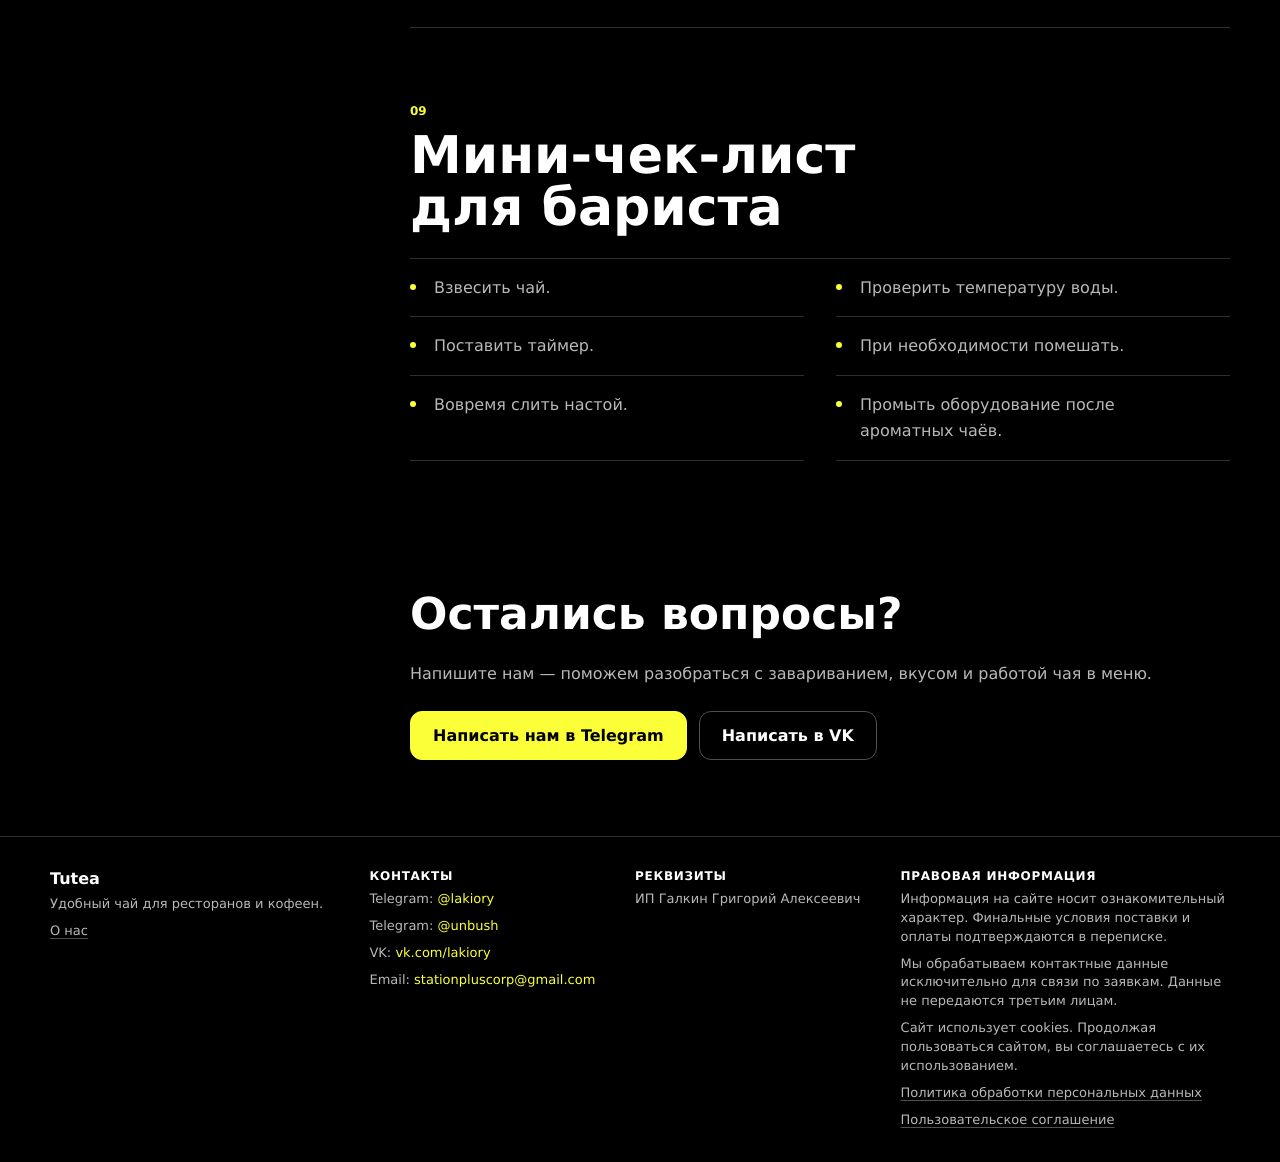
<file: guide.html>
<!DOCTYPE html>
<html lang="ru" class="guide-page-root">
<head>
  <meta charset="UTF-8" />
  <meta name="viewport" content="width=device-width, initial-scale=1.0" />
  <link rel="icon" href="favicon-96.png" type="image/png" sizes="96x96" />
  <link rel="icon" href="favicon.ico" sizes="32x32" />
  <link rel="icon" href="assets/favicon-32.png" sizes="32x32" />
  <link rel="icon" href="assets/favicon.svg" type="image/svg+xml" />
  <link rel="apple-touch-icon" href="assets/apple-touch-icon.png" />
  <title>Самый подробный гайд по чаю — Tutea</title>
  <meta name="description" content="Подробный гайд Tutea по завариванию чая: температуры, граммовки, время, рецепты, сервис и работа с чайным меню." />
  <link rel="canonical" href="https://tutea-store.github.io/b2b/guide.html" />
  <meta property="og:type" content="article" />
  <meta property="og:site_name" content="Tutea" />
  <meta property="og:title" content="Самый подробный гайд по чаю — Tutea" />
  <meta property="og:description" content="Как заваривать чай, работать с параметрами и стабильно готовить его в заведении и дома." />
  <meta property="og:url" content="https://tutea-store.github.io/b2b/guide.html" />
  <link rel="stylesheet" href="style.css?v=site-20260626-1" />
  <script src="analytics.js?v=1" defer></script>
</head>
<body>
  <noscript><div><img src="https://mc.yandex.ru/watch/110065875" style="position:absolute; left:-9999px;" alt="" /></div></noscript>
  <a class="skip-link" href="#guide-content">Перейти к содержанию гайда</a>

  <header class="header">
    <div class="container">
      <a class="logo" href="index.html" aria-label="tu tea">
        <img src="assets/tu-tea-logo.png" alt="tu tea" width="60" height="21" />
      </a>
      <nav class="nav" aria-label="Основная навигация">
        <div class="nav-primary">
          <a class="nav-home" href="index.html">Главная</a>
          <a href="catalog.html">Каталог</a>
          <a href="conditions.html">Условия</a>
        </div>
        <details class="more-menu has-current">
          <summary aria-label="Открыть дополнительное меню">
            <span class="menu-icon" aria-hidden="true"></span>
          </summary>
          <div class="more-menu-panel">
            <a href="about.html">О нас</a>
            <a href="guide.html" aria-current="page">Гайд</a>
            <a href="materials.html">Материалы</a>
            <a href="individuals.html">Чай домой</a>
            <a href="calculator.html">Калькулятор</a>
            <a href="contacts.html">Контакты</a>
          </div>
        </details>
      </nav>
    </div>
  </header>

  <main class="guide-page">
    <section class="guide-hero">
      <div class="container">
        <span class="section-label">База знаний</span>
        <h1>Самый подробный гайд по чаю</h1>
        <p>
          Для всех, кто работает с&nbsp;чаем: как заваривать его разными способами, быстро тестировать новые позиции,
          настраивать вкус, стабильно готовить и&nbsp;понятно встроить чай в&nbsp;меню.
        </p>
      </div>
    </section>

    <div class="container guide-mobile-toc">
      <details open>
        <summary><span>Содержание гайда</span><small>9 разделов</small></summary>
        <nav aria-label="Содержание гайда" data-guide-nav>
          <a href="#quick-start">Быстрый старт</a>
          <a href="#temperatures">Параметры заваривания</a>
          <a href="#calibration">Калибровка вкуса</a>
          <a href="#testing">Как тестировать чай</a>
          <a href="#classic-brewing">Классическое заваривание</a>
          <a href="#batch">Батч и&nbsp;чай дня</a>
          <a href="#tea-drinks">Напитки на&nbsp;основе чая</a>
          <a href="#problems">Частые проблемы</a>
          <a href="#checklist">Мини-чек-лист</a>
        </nav>
      </details>
    </div>

    <div class="container guide-layout">
      <aside class="guide-toc" aria-label="Навигация по гайду">
        <strong>В гайде</strong>
        <nav data-guide-nav>
          <a href="#quick-start">Быстрый старт</a>
          <a href="#temperatures">Параметры заваривания</a>
          <a href="#calibration">Калибровка вкуса</a>
          <a href="#testing">Как тестировать чай</a>
          <a href="#classic-brewing">Классическое заваривание</a>
          <a href="#batch">Батч и&nbsp;чай дня</a>
          <a href="#tea-drinks">Напитки на&nbsp;основе чая</a>
          <a href="#problems">Частые проблемы</a>
          <a href="#checklist">Мини-чек-лист</a>
        </nav>
      </aside>

      <article class="guide-content" id="guide-content">
        <section class="guide-section" id="quick-start" data-guide-section>
          <span class="guide-section-index">01</span>
          <h2>Быстрый старт</h2>
          <p class="guide-section-lead">Если нужно просто начать:</p>
          <ol class="guide-quick-list">
            <li><span><strong>Для теста:</strong> 2&nbsp;г на&nbsp;100&nbsp;мл, <span class="text-nowrap">3 / 5 / 7&nbsp;минут</span>.</span></li>
            <li><span><strong>Для подачи гостю:</strong> 3–5&nbsp;г на&nbsp;400&nbsp;мл, <span class="text-nowrap">3–5&nbsp;минут</span>.</span></li>
            <li><span><strong>Для батча:</strong> 9–12&nbsp;г на&nbsp;1000&nbsp;мл, <span class="text-nowrap">3–5&nbsp;минут</span>, обязательно помешивать.</span></li>
            <li><span>Температуру берите из&nbsp;списка ниже или из&nbsp;карточки конкретного чая.</span></li>
            <li><span>После заваривания отделите настой от&nbsp;листа, чтобы вкус не&nbsp;уходил в&nbsp;лишнюю горечь.</span></li>
          </ol>
        </section>

        <section class="guide-section" id="temperatures" data-guide-section>
          <span class="guide-section-index">02</span>
          <h2>Параметры заваривания</h2>
          <p>
            Это стартовые диапазоны, а&nbsp;не строгий закон. Вода, фильтры, посуда и&nbsp;способ заваривания влияют на&nbsp;вкус,
            поэтому чай лучше немного откалибровать под вашу кофейню. Температуры загружаются из&nbsp;актуального каталога tutea.
          </p>
          <p class="guide-parameters-context">
            <span class="guide-footnote-mark" aria-hidden="true">*</span>
            <span class="guide-parameters-lines">
              <span>Допуск температуры: <strong>±2&nbsp;°C</strong></span>
              <span>Граммовка: <strong>на&nbsp;400&nbsp;мл</strong>, кроме матчи</span>
            </span>
          </p>
          <div class="guide-temperature-list" id="guideTemperatures" aria-live="polite">
            <p class="guide-data-status">Загружаем параметры чая…</p>
          </div>
          <p class="guide-parameters-footnote">
            <span class="guide-footnote-mark" aria-hidden="true">*</span>
            <span>
              Для всех чаёв, кроме матчи, температура указана с&nbsp;рабочим допуском ±2&nbsp;°C,
              а&nbsp;граммовка рассчитана на&nbsp;400&nbsp;мл готового напитка. Для матчи указана граммовка одного шота для напитков.
            </span>
          </p>
          <aside class="guide-note">
            <strong>Как корректировать вкус</strong>
            <p>
              Если вкус слабый, увеличьте граммовку, время или температуру. Если появляется грубая горечь, мыльность,
              лишняя кислотность или неприятная терпкость, откатите параметр назад. Для кофейни обычно важнее яркий и&nbsp;понятный вкус, чем идеально тонкий баланс.
            </p>
          </aside>
        </section>

        <section class="guide-section" id="calibration" data-guide-section>
          <span class="guide-section-index">03</span>
          <h2>Калибровка вкуса</h2>
          <p>Чай в&nbsp;кофейне лучше настроить под вашу воду, посуду и&nbsp;оборудование.</p>

          <h3>Когда калибровать</h3>
          <ul>
            <li>Когда впервые ставите чай в&nbsp;меню.</li>
            <li>После замены фильтров или перехода на&nbsp;другую воду.</li>
            <li>Если вкус стал плоским, резким или слабым.</li>
            <li>Если меняете способ заваривания.</li>
          </ul>

          <h3>Как калибровать</h3>
          <ol>
            <li>Возьмите базовую схему из&nbsp;карточки чая.</li>
            <li>Попробуйте разные варианты температуры, граммовки и&nbsp;времени.</li>
            <li>Если вкус слабый, добавьте граммовку, поднимите температуру или увеличьте время.</li>
            <li>Если появляются резкая горечь, грубая терпкость, мыльность или неприятные ноты, откатите параметр назад.</li>
            <li>Ищите яркий понятный вкус с&nbsp;минимумом негативных нот.</li>
          </ol>

          <aside class="guide-note">
            <strong>Важно</strong>
            <p>Для гостя кофейни часто важнее яркий и&nbsp;понятный вкус, чем идеально тонкий баланс. Небольшая терпкость или выраженность не всегда проблема, если чай получается вкусным и&nbsp;запоминающимся.</p>
          </aside>
        </section>

        <section class="guide-section" id="testing" data-guide-section>
          <span class="guide-section-index">04</span>
          <h2>Как тестировать чай</h2>
          <p>Почти весь чай удобно тестировать по&nbsp;схеме: <strong>2&nbsp;г на&nbsp;100&nbsp;мл, <span class="text-nowrap">3 / 5 / 7&nbsp;минут</span></strong>.</p>
          <dl class="guide-time-scale">
            <div><dt>3&nbsp;минуты</dt><dd>Основной вкус.</dd></div>
            <div><dt>5&nbsp;минут</dt><dd>Плотность, баланс и&nbsp;кислотность.</dd></div>
            <div><dt>7&nbsp;минут</dt><dd>Устойчивость к&nbsp;передержке, горечь и&nbsp;возможные негативные ноты.</dd></div>
          </dl>
          <p>Матчу для задач кофейни полезнее сразу пробовать в&nbsp;напитках: матча-латте, айс-матча и&nbsp;сезонных рецептах.</p>
        </section>

        <section class="guide-section" id="classic-brewing" data-guide-section>
          <span class="guide-section-index">05</span>
          <h2>Классическое заваривание</h2>
          <p class="guide-section-lead"><strong>Базовая схема:</strong> 3–5&nbsp;г чая на&nbsp;400&nbsp;мл, <span class="text-nowrap">3–5&nbsp;минут</span>.</p>

          <div class="guide-method is-recommended">
            <h3>1. Заварить и&nbsp;перелить</h3>
            <span>Рекомендуем</span>
            <p>Нужны два стеклянных сосуда и&nbsp;сито.</p>
            <ol>
              <li>Взвесить чай и&nbsp;насыпать его в&nbsp;первый чайник.</li>
              <li>Залить водой нужной температуры.</li>
              <li>Подождать нужное время и&nbsp;при необходимости аккуратно помешать.</li>
              <li>Перелить через сито во&nbsp;второй чайник.</li>
              <li>Отдать гостю готовый чай без листа.</li>
            </ol>
            <p><strong>Почему это удобно:</strong> чай не продолжает перевариваться, вкус стабильнее, гостю проще пить и&nbsp;меньше риск получить лишнюю горечь.</p>
          </div>

          <div class="guide-method">
            <h3>2. Заварить в&nbsp;чайнике и&nbsp;отдать гостю</h3>
            <p>Это рабочий формат. Мы подбираем чай так, чтобы он нормально держал небольшую передержку и&nbsp;не сразу уходил в&nbsp;резкую горечь.</p>
          </div>

          <div class="guide-method">
            <h3>3. Largo или похожее устройство</h3>
            <p>Насыпьте чай, залейте водой, при необходимости помешайте и&nbsp;слейте готовый настой. У&nbsp;Largo есть небольшой байпасс, который нужно учитывать при настройке вкуса.</p>
            <p><strong>Главное правило:</strong> тщательно промывайте устройство после травяных чаёв, жасмина, мяты и&nbsp;ароматных купажей.</p>
          </div>

          <div class="guide-method">
            <h3>4. Металлическое сито или заварочная корзина</h3>
            <p>Нормальный рабочий вариант. Помешивайте чай и&nbsp;вовремя отделяйте настой от&nbsp;листа, чтобы он не&nbsp;переваривался.</p>
          </div>

          <div class="guide-method">
            <h3>5. Фильтр-пакеты</h3>
            <p>Использовать можно, но листу в&nbsp;них меньше места, а&nbsp;фильтр может задерживать масла и&nbsp;ворс. Если возможно, лучше заваривать свободный лист и&nbsp;затем сливать настой.</p>
          </div>

          <aside class="guide-note">
            <strong>О сите</strong>
            <p>Оно должно удерживать мелкие частицы, но не&nbsp;быть слишком плотным. Бумажный фильтр может задерживать чайные масла и&nbsp;ворс, например у&nbsp;Дянь Хуна, и&nbsp;делать вкус беднее.</p>
          </aside>
        </section>

        <section class="guide-section" id="batch" data-guide-section>
          <span class="guide-section-index">06</span>
          <h2>Батч и&nbsp;чай дня</h2>
          <p class="guide-section-lead"><strong>Базовая схема:</strong> 9–12&nbsp;г чая на&nbsp;1000&nbsp;мл, <span class="text-nowrap">3–5&nbsp;минут</span>, обязательно помешивать.</p>
          <p>Можно заварить концентрат, затем разбавить его водой до&nbsp;нужного объёма и&nbsp;баланса. Байпасс может составлять <span class="text-nowrap">до&nbsp;50%</span>, если так вкус получается чище и&nbsp;удобнее для работы.</p>
          <ul class="guide-inline-list" aria-label="Форматы батча">
            <li>Чай дня</li>
            <li>Альтернатива фильтр-кофе</li>
            <li>Холодный чай</li>
            <li>Чайный лимонад</li>
            <li>Сезонный напиток</li>
          </ul>
        </section>

        <section class="guide-section" id="tea-drinks" data-guide-section>
          <span class="guide-section-index">07</span>
          <h2>Напитки на&nbsp;основе чая</h2>
          <p>Чай можно использовать не&nbsp;только как чайник.</p>
          <ul class="guide-inline-list" aria-label="Форматы напитков на основе чая">
            <li>Чай дня</li>
            <li>Вечерний чай</li>
            <li>Холодный чай</li>
            <li>Чайные лимонады</li>
            <li>Матча-латте</li>
            <li>Молочные чайные напитки</li>
            <li>Сезонные авторские напитки</li>
            <li>Коктейли и&nbsp;безалкогольные миксы</li>
          </ul>
          <aside class="guide-note guide-materials-note">
            <strong>Карточки помогают продавать</strong>
            <p>Поставьте их на&nbsp;бар, вложите в&nbsp;меню или дайте бариста как подсказку, чтобы гостю было проще выбрать чай.</p>
            <a href="materials.html">Посмотреть готовые карточки →</a>
          </aside>
        </section>

        <section class="guide-section" id="problems" data-guide-section>
          <span class="guide-section-index">08</span>
          <h2>Частые проблемы</h2>
          <dl class="guide-problems">
            <div><dt>Чай слабый</dt><dd>Добавьте граммовку, увеличьте время или немного поднимите температуру.</dd></div>
            <div><dt>Чай горчит</dt><dd>Уменьшите время, снизьте температуру или быстрее отделяйте настой от&nbsp;листа.</dd></div>
            <div><dt>Чай пахнет другим чаем</dt><dd>Проверьте, как промыли Largo, сито, чайник или корзину. Особенно после травяных, жасминовых и&nbsp;мятных чаёв.</dd></div>
            <div><dt>Вкус нестабильный</dt><dd>Взвешивайте чай, фиксируйте температуру, ставьте таймер и&nbsp;помешивайте при батче.</dd></div>
            <div><dt>Вкус плоский</dt><dd>Проверьте воду, фильтры, температуру и&nbsp;граммовку. Иногда проблема не&nbsp;в&nbsp;чае, а&nbsp;в&nbsp;воде или оборудовании.</dd></div>
          </dl>
        </section>

        <section class="guide-section" id="checklist" data-guide-section>
          <span class="guide-section-index">09</span>
          <h2>Мини-чек-лист для бариста</h2>
          <ul class="guide-checklist">
            <li>Взвесить чай.</li>
            <li>Проверить температуру воды.</li>
            <li>Поставить таймер.</li>
            <li>При необходимости помешать.</li>
            <li>Вовремя слить настой.</li>
            <li>Промыть оборудование после ароматных чаёв.</li>
          </ul>
        </section>

        <section class="guide-cta" aria-labelledby="guide-cta-title">
          <h2 id="guide-cta-title">Остались вопросы?</h2>
          <p>Напишите нам — поможем разобраться с&nbsp;завариванием, вкусом и&nbsp;работой чая в&nbsp;меню.</p>
          <div class="cta-actions">
            <a class="button" href="https://t.me/lakiory?text=%D0%97%D0%B4%D1%80%D0%B0%D0%B2%D1%81%D1%82%D0%B2%D1%83%D0%B9%D1%82%D0%B5!%20%D0%A5%D0%BE%D1%87%D1%83%20%D0%B7%D0%B0%D0%B4%D0%B0%D1%82%D1%8C%20%D0%B2%D0%BE%D0%BF%D1%80%D0%BE%D1%81%20%D0%BF%D0%BE%20%D0%B7%D0%B0%D0%B2%D0%B0%D1%80%D0%B8%D0%B2%D0%B0%D0%BD%D0%B8%D1%8E%20%D1%87%D0%B0%D1%8F." target="_blank" rel="noreferrer">Написать нам в Telegram</a>
            <a class="button is-secondary" href="https://vk.com/lakiory" target="_blank" rel="noreferrer">Написать в VK</a>
          </div>
        </section>
      </article>
    </div>
  </main>

  <footer class="footer">
    <div class="container footer-grid">
      <div class="footer-brand">
        <strong>Tutea</strong>
        <p>Удобный чай для ресторанов и&nbsp;кофеен.</p>
        <p><a class="footer-about-link" href="about.html">О нас</a></p>
      </div>
      <div class="footer-block">
        <h2>Контакты</h2>
        <p>Telegram: <a href="https://t.me/lakiory" target="_blank" rel="noreferrer">@lakiory</a></p>
        <p>Telegram: <a href="https://t.me/unbush" target="_blank" rel="noreferrer">@unbush</a></p>
        <p>VK: <a href="https://vk.com/lakiory" target="_blank" rel="noreferrer">vk.com/lakiory</a></p>
        <p>Email: <a href="mailto:stationpluscorp@gmail.com">stationpluscorp@gmail.com</a></p>
      </div>
      <div class="footer-block">
        <h2>Реквизиты</h2>
        <p>ИП Галкин Григорий Алексеевич</p>
      </div>
      <div class="footer-legal">
        <h2>Правовая информация</h2>
        <p>Информация на сайте носит ознакомительный характер. Финальные условия поставки и оплаты подтверждаются в переписке.</p>
        <p>Мы обрабатываем контактные данные исключительно для связи по заявкам. Данные не передаются третьим лицам.</p>
        <p>Сайт использует cookies. Продолжая пользоваться сайтом, вы соглашаетесь с их использованием.</p>
        <p><a class="footer-policy-link" href="privacy.html">Политика обработки персональных данных</a></p>
        <p><a class="footer-policy-link" href="terms.html">Пользовательское соглашение</a></p>
      </div>
    </div>
  </footer>

  <script src="app.js?v=guide-brewing-7"></script>
</body>
</html>
</file>
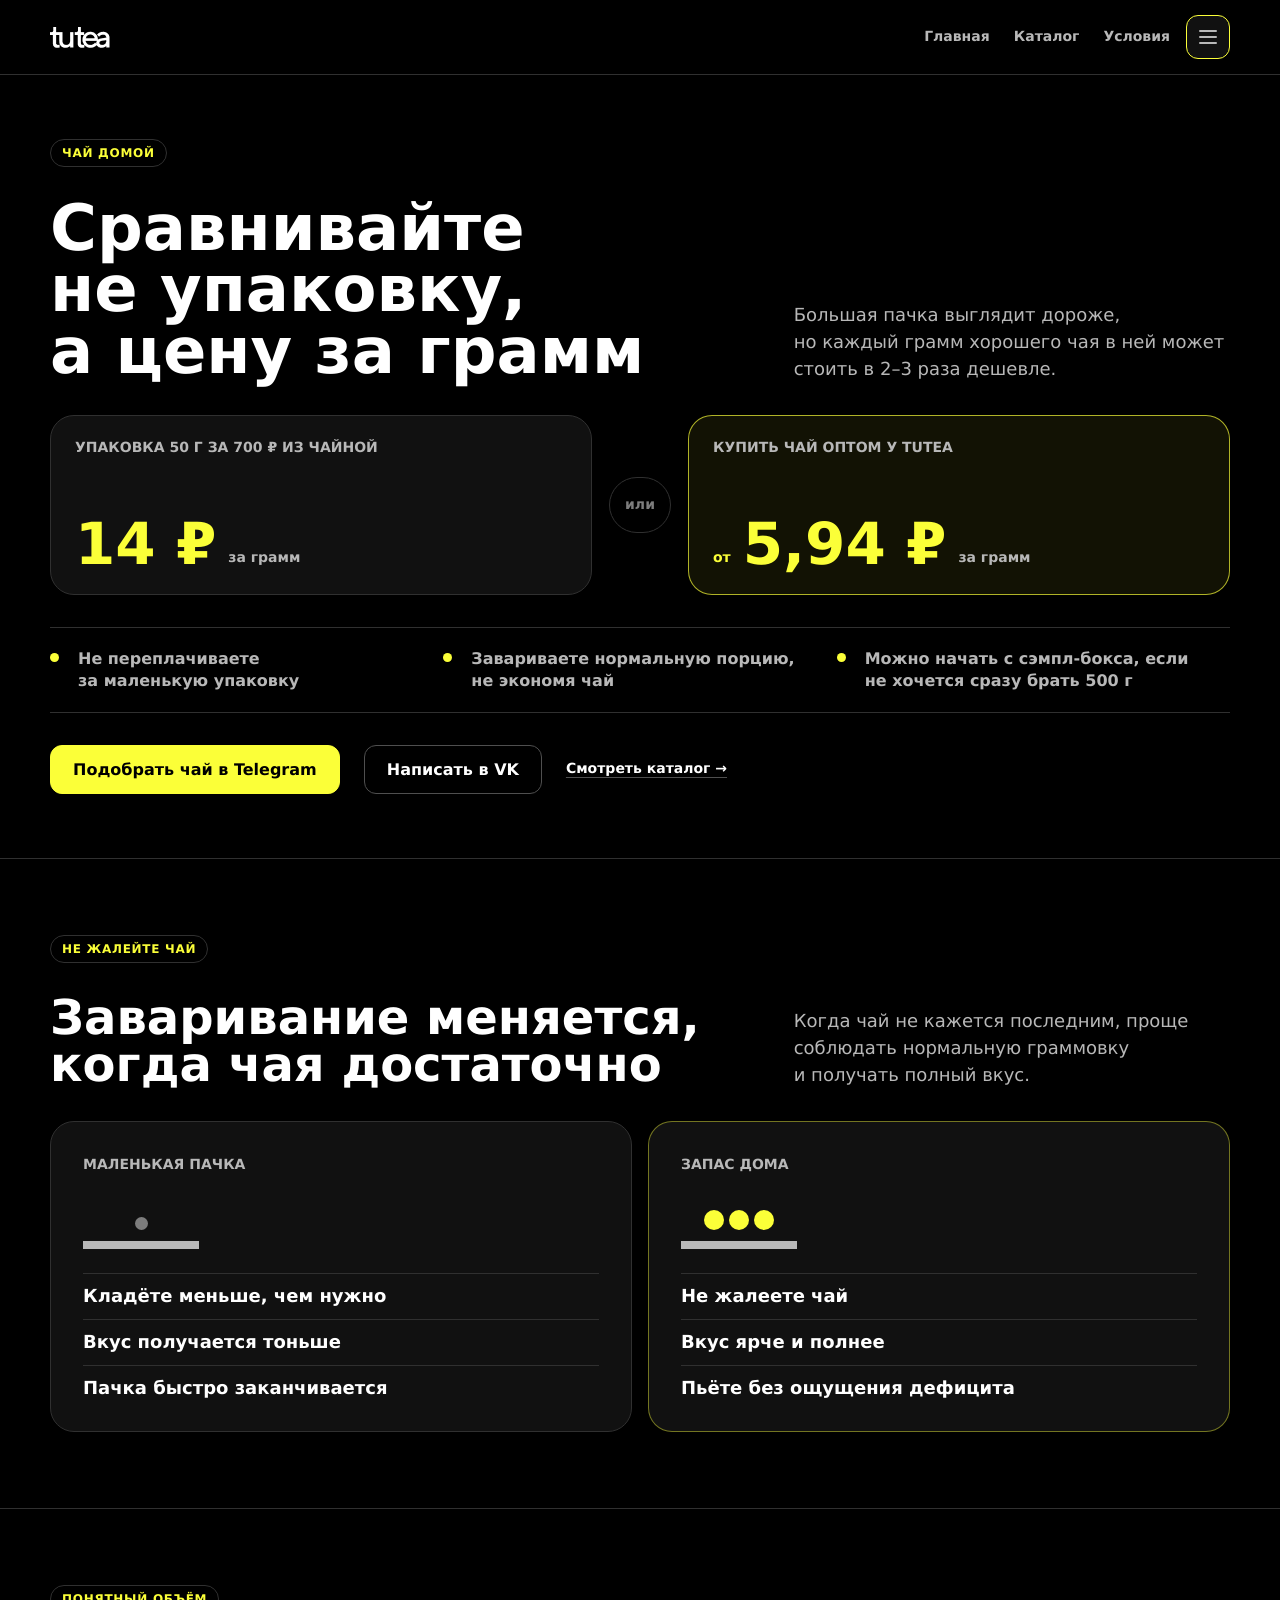
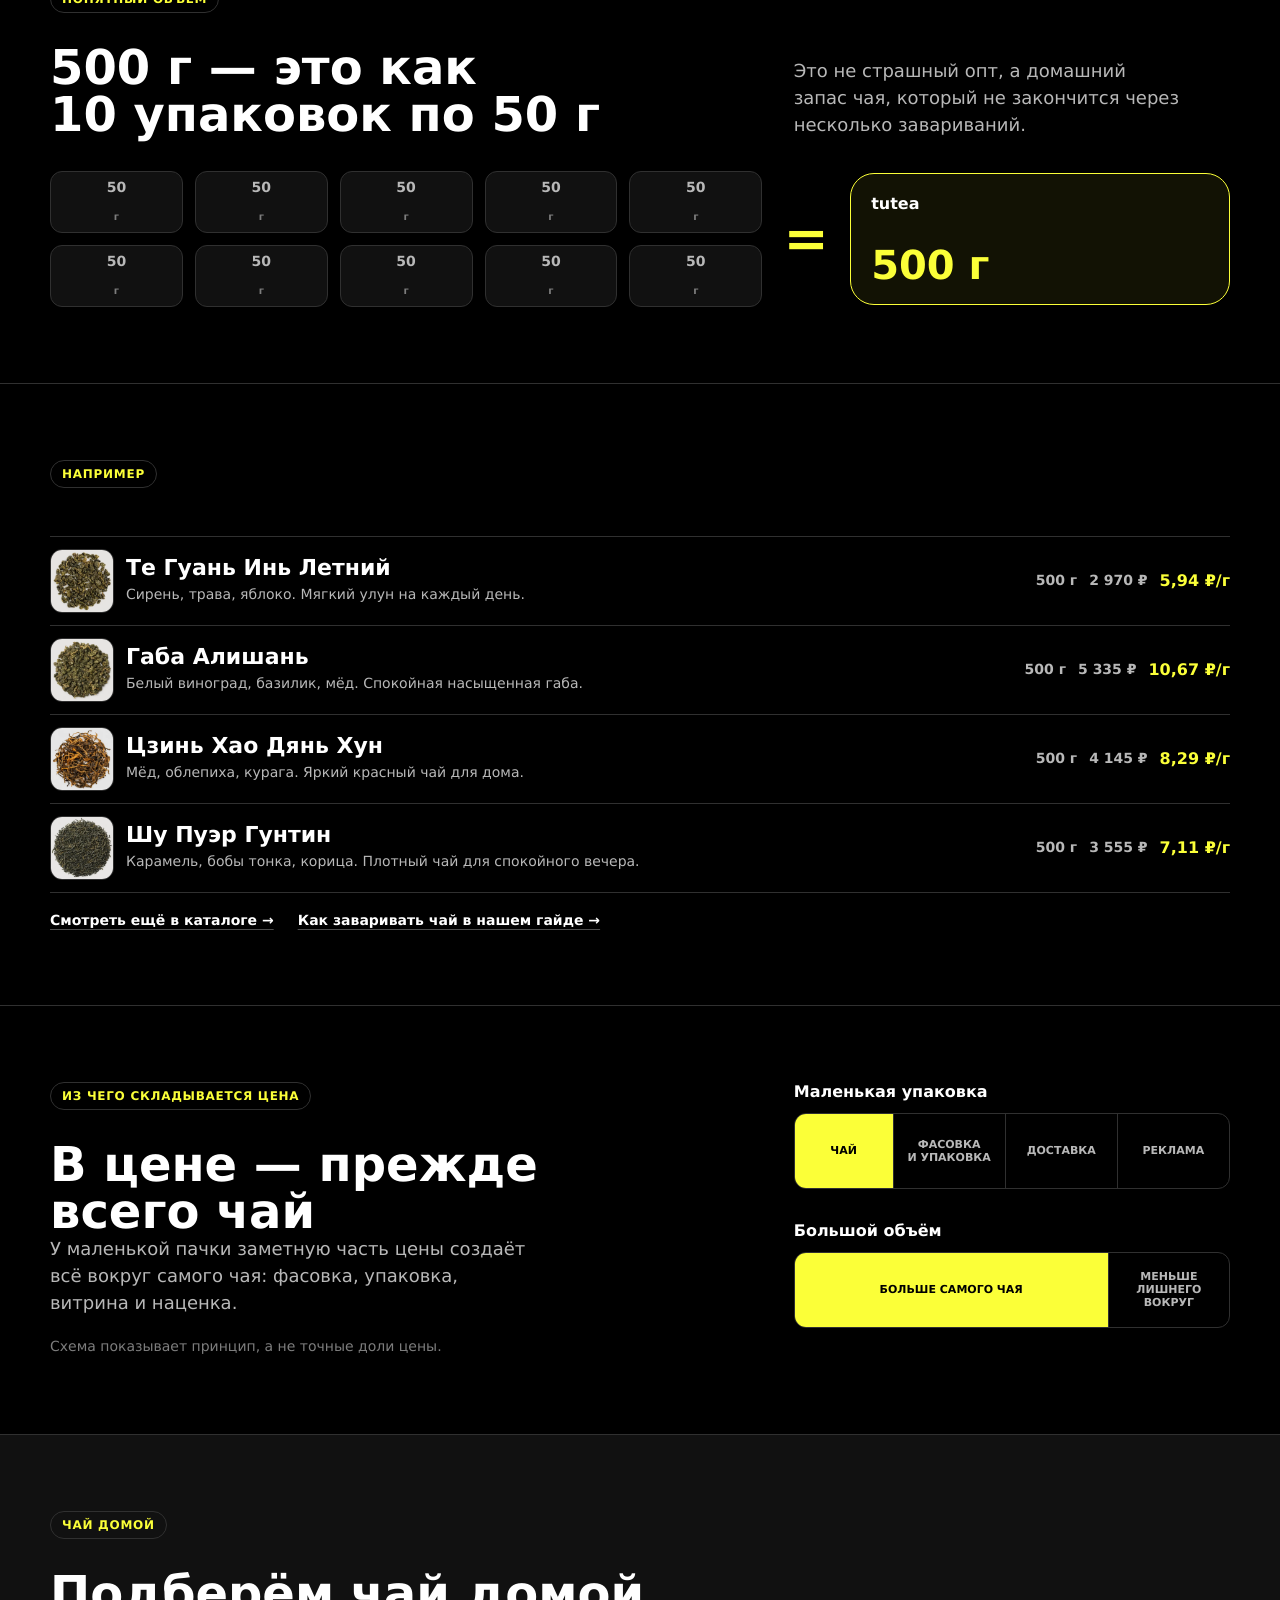
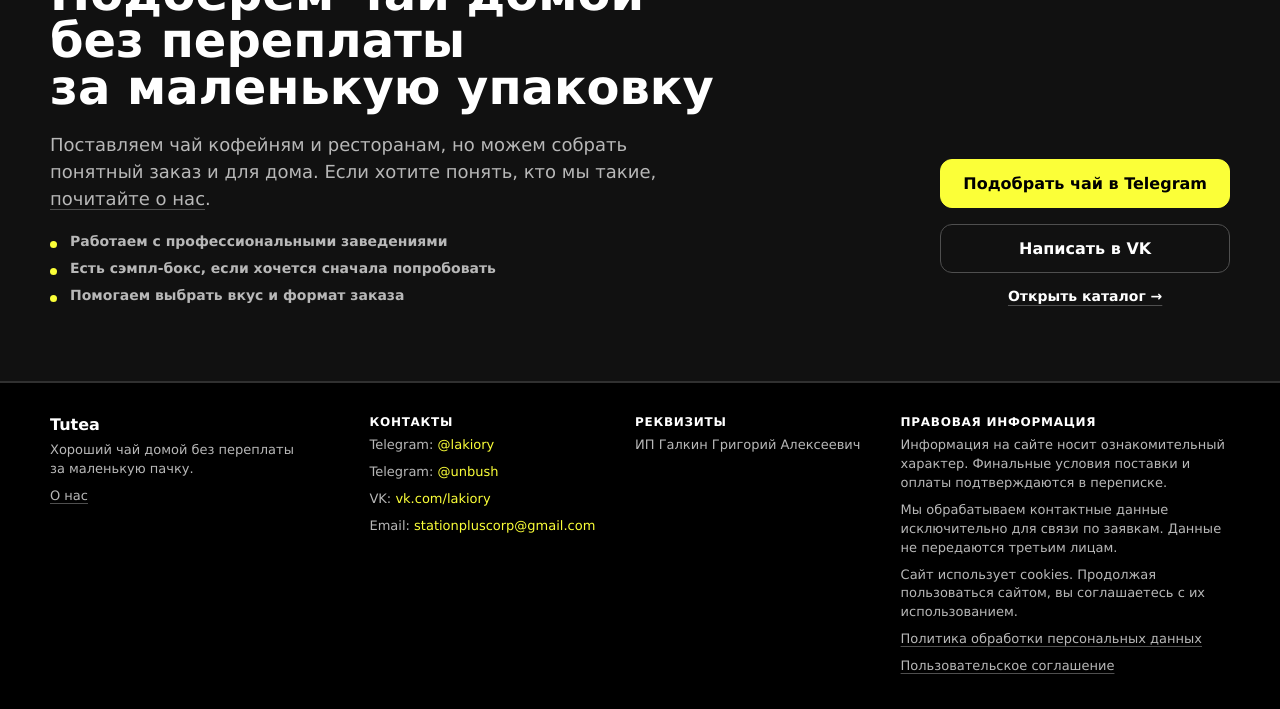
<file: individuals.html>
<!DOCTYPE html>
<html lang="ru">
<head>
  <meta charset="UTF-8" />
  <meta name="viewport" content="width=device-width, initial-scale=1.0" />
  <link rel="icon" href="favicon-96.png" type="image/png" sizes="96x96" />
  <link rel="icon" href="favicon.ico" sizes="32x32" />
  <link rel="icon" href="assets/favicon-32.png" sizes="32x32" />
  <link rel="icon" href="assets/favicon.svg" type="image/svg+xml" />
  <link rel="apple-touch-icon" href="assets/apple-touch-icon.png" />
  <title>Чай tutea для дома</title>
  <meta name="description" content="Чай Tutea для дома в больших пачках: сравнивайте цену за грамм, выбирайте набор или сэмпл-бокс и не переплачивайте за упаковку." />
  <link rel="canonical" href="https://tutea-store.github.io/b2b/individuals.html" />
  <meta property="og:type" content="website" />
  <meta property="og:site_name" content="Tutea" />
  <meta property="og:title" content="Чай Tutea для дома" />
  <meta property="og:description" content="Хороший чай для дома без переплаты за маленькую пачку." />
  <meta property="og:url" content="https://tutea-store.github.io/b2b/individuals.html" />
  <link rel="stylesheet" href="style.css?v=site-20260626-1" />
  <script src="analytics.js?v=1" defer></script>
</head>
<body class="individuals-page-body">
  <noscript><div><img src="https://mc.yandex.ru/watch/110065875" style="position:absolute; left:-9999px;" alt="" /></div></noscript>
  <header class="header">
    <div class="container">
      <a class="logo" href="index.html" aria-label="tu tea">
        <img src="assets/tu-tea-logo.png" alt="tu tea" width="60" height="21" />
      </a>
      <nav class="nav" aria-label="Основная навигация">
        <div class="nav-primary">
          <a class="nav-home" href="index.html">Главная</a>
          <a href="catalog.html">Каталог</a>
          <a href="conditions.html">Условия</a>
        </div>
        <details class="more-menu has-current">
          <summary aria-label="Открыть дополнительное меню">
            <span class="menu-icon" aria-hidden="true"></span>
          </summary>
          <div class="more-menu-panel">
            <a href="about.html">О нас</a>
            <a href="guide.html">Гайд</a>
            <a href="materials.html">Материалы</a>
            <a href="individuals.html" aria-current="page">Чай домой</a>
            <a href="calculator.html">Калькулятор</a>
            <a href="contacts.html">Контакты</a>
          </div>
        </details>
      </nav>
    </div>
  </header>

  <main class="individuals-page">
    <section class="consumer-hero" id="top">
      <div class="container">
        <div class="consumer-hero-heading">
          <div>
            <span class="section-label">Чай домой</span>
            <h1>Сравнивайте не&nbsp;упаковку, а&nbsp;цену за&nbsp;грамм</h1>
          </div>
          <p>Большая пачка выглядит дороже, но&nbsp;каждый грамм хорошего чая в&nbsp;ней может стоить в&nbsp;2–3 раза дешевле.</p>
        </div>

        <div class="consumer-comparison" aria-label="Сравнение стоимости чая">
          <article class="consumer-price-card">
            <span>Упаковка 50&nbsp;г за&nbsp;700&nbsp;₽ из&nbsp;чайной</span>
            <div><b>14&nbsp;₽</b><small>за&nbsp;грамм</small></div>
          </article>

          <div class="consumer-vs" aria-hidden="true">
            <span>или</span>
          </div>

          <article class="consumer-price-card is-tutea">
            <span>Купить чай оптом у&nbsp;tutea</span>
            <div><small>от</small><b>5,94&nbsp;₽</b><small>за&nbsp;грамм</small></div>
          </article>
        </div>

        <ul class="consumer-hero-points" aria-label="Почему большой формат удобен для дома">
          <li>Не переплачиваете за&nbsp;маленькую упаковку</li>
          <li>Завариваете нормальную порцию, не&nbsp;экономя чай</li>
          <li>Можно начать с&nbsp;сэмпл&#8209;бокса, если не&nbsp;хочется сразу брать 500&nbsp;г</li>
        </ul>

        <div class="consumer-hero-actions">
          <a class="button" href="https://t.me/lakiory?text=%D0%97%D0%B4%D1%80%D0%B0%D0%B2%D1%81%D1%82%D0%B2%D1%83%D0%B9%D1%82%D0%B5!%20%D0%A5%D0%BE%D1%87%D1%83%20%D0%BF%D0%BE%D0%B4%D0%BE%D0%B1%D1%80%D0%B0%D1%82%D1%8C%20%D1%87%D0%B0%D0%B9%20%D0%B4%D0%BE%D0%BC%D0%BE%D0%B9." target="_blank" rel="noreferrer">Подобрать чай в&nbsp;Telegram</a>
          <a class="button is-secondary" href="https://vk.com/lakiory" target="_blank" rel="noreferrer">Написать в VK</a>
          <a class="consumer-text-link" href="catalog.html">Смотреть каталог →</a>
        </div>

      </div>
    </section>

    <section class="section consumer-before-after" aria-labelledby="brew-freely-title">
      <div class="container">
        <div class="consumer-section-heading">
          <div>
            <span class="section-label">Не жалейте чай</span>
            <h2 id="brew-freely-title">Заваривание меняется, когда чая достаточно</h2>
          </div>
          <p>Когда чай не&nbsp;кажется последним, проще соблюдать нормальную граммовку и&nbsp;получать полный вкус.</p>
        </div>

        <div class="consumer-behavior-grid">
          <article>
            <span>Маленькая пачка</span>
            <div class="consumer-dose is-small" aria-hidden="true"><i></i></div>
            <ul>
              <li>Кладёте меньше, чем нужно</li>
              <li>Вкус получается тоньше</li>
              <li>Пачка быстро заканчивается</li>
            </ul>
          </article>
          <article class="is-positive">
            <span>Запас дома</span>
            <div class="consumer-dose" aria-hidden="true"><i></i><i></i><i></i></div>
            <ul>
              <li>Не жалеете чай</li>
              <li>Вкус ярче и&nbsp;полнее</li>
              <li>Пьёте без ощущения дефицита</li>
            </ul>
          </article>
        </div>
      </div>
    </section>

    <section class="section consumer-volume" aria-labelledby="volume-title">
      <div class="container">
        <div class="consumer-section-heading">
          <div>
            <span class="section-label">Понятный объём</span>
            <h2 id="volume-title">500&nbsp;г — это как 10&nbsp;упаковок по&nbsp;50&nbsp;г</h2>
          </div>
          <p>Это не&nbsp;страшный опт, а&nbsp;домашний запас чая, который не&nbsp;закончится через несколько завариваний.</p>
        </div>

        <div class="consumer-pack-equation" aria-label="Десять пачек по 50 граммов равны одной пачке 500 граммов">
          <div class="consumer-small-packs">
            <span>50</span><span>50</span><span>50</span><span>50</span><span>50</span>
            <span>50</span><span>50</span><span>50</span><span>50</span><span>50</span>
          </div>
          <strong class="consumer-equals">=</strong>
          <div class="consumer-big-pack"><span>tutea</span><strong>500&nbsp;г</strong></div>
        </div>
      </div>
    </section>

    <section class="section consumer-products" aria-labelledby="home-tea-title">
      <div class="container">
        <div class="consumer-section-heading">
          <div>
            <span class="section-label">Например</span>
            <h2 id="home-tea-title" class="visually-hidden">Примеры чаёв домой</h2>
          </div>
        </div>

        <div class="consumer-product-list">
          <article class="consumer-product-row">
            <img src="assets/tea_photos/tie-guan-yin-summer.webp" alt="" loading="lazy" />
            <div>
              <h3>Те Гуань Инь Летний</h3>
              <p>Сирень, трава, яблоко. Мягкий улун на&nbsp;каждый день.</p>
            </div>
            <span>500&nbsp;г</span>
            <span>2&nbsp;970&nbsp;₽</span>
            <strong>5,94&nbsp;₽/г</strong>
          </article>
          <article class="consumer-product-row">
            <img src="assets/tea_photos/gaba-alishan.webp" alt="" loading="lazy" />
            <div>
              <h3>Габа Алишань</h3>
              <p>Белый виноград, базилик, мёд. Спокойная насыщенная габа.</p>
            </div>
            <span>500&nbsp;г</span>
            <span>5&nbsp;335&nbsp;₽</span>
            <strong>10,67&nbsp;₽/г</strong>
          </article>
          <article class="consumer-product-row">
            <img src="assets/tea_photos/jin-hao-dian-hong.webp" alt="" loading="lazy" />
            <div>
              <h3>Цзинь Хао Дянь Хун</h3>
              <p>Мёд, облепиха, курага. Яркий красный чай для дома.</p>
            </div>
            <span>500&nbsp;г</span>
            <span>4&nbsp;145&nbsp;₽</span>
            <strong>8,29&nbsp;₽/г</strong>
          </article>
          <article class="consumer-product-row">
            <img src="assets/tea_photos/shu-puer-guntin.webp" alt="" loading="lazy" />
            <div>
              <h3>Шу Пуэр Гунтин</h3>
              <p>Карамель, бобы тонка, корица. Плотный чай для спокойного вечера.</p>
            </div>
            <span>500&nbsp;г</span>
            <span>3&nbsp;555&nbsp;₽</span>
            <strong>7,11&nbsp;₽/г</strong>
          </article>
        </div>
        <div class="consumer-product-links">
          <a class="consumer-text-link" href="catalog.html">Смотреть ещё в каталоге →</a>
          <a class="consumer-text-link" href="guide.html">Как заваривать чай в&nbsp;нашем гайде →</a>
        </div>
      </div>
    </section>

    <section class="section consumer-packaging" aria-labelledby="packaging-title">
      <div class="container consumer-proof-layout">
        <div>
          <span class="section-label">Из чего складывается цена</span>
          <h2 id="packaging-title">В цене — прежде всего чай</h2>
          <p>У&nbsp;маленькой пачки заметную часть цены создаёт всё вокруг самого чая: фасовка, упаковка, витрина и&nbsp;наценка.</p>
          <p class="consumer-note">Схема показывает принцип, а&nbsp;не точные доли цены.</p>
        </div>
        <div class="consumer-stacks">
          <div>
            <strong>Маленькая упаковка</strong>
            <div class="consumer-stack is-small" aria-label="Чай, фасовка и упаковка, доставка и реклама">
              <span class="is-tea">чай</span><span>фасовка и&nbsp;упаковка</span><span>доставка</span><span>реклама</span>
            </div>
          </div>
          <div>
            <strong>Большой объём</strong>
            <div class="consumer-stack is-large" aria-label="Больше самого чая и меньше лишнего вокруг">
              <span class="is-tea">больше самого чая</span><span>меньше лишнего вокруг</span>
            </div>
          </div>
        </div>
      </div>
    </section>

    <section class="section consumer-final" aria-labelledby="consumer-final-title">
      <div class="container">
        <div>
          <span class="section-label">Чай домой</span>
          <h2 id="consumer-final-title">Подберём чай домой без переплаты за&nbsp;маленькую упаковку</h2>
          <p>
            Поставляем чай кофейням и&nbsp;ресторанам, но&nbsp;можем собрать понятный заказ и&nbsp;для дома.
            Если хотите понять, кто мы такие, <a class="subtle-text-link" href="about.html">почитайте о&nbsp;нас</a>.
          </p>
          <ul class="consumer-final-trust" aria-label="Почему можно доверять tutea">
            <li>Работаем с&nbsp;профессиональными заведениями</li>
            <li>Есть сэмпл&#8209;бокс, если хочется сначала попробовать</li>
            <li>Помогаем выбрать вкус и&nbsp;формат заказа</li>
          </ul>
        </div>
        <div class="consumer-final-actions">
          <a class="button" href="https://t.me/lakiory?text=%D0%97%D0%B4%D1%80%D0%B0%D0%B2%D1%81%D1%82%D0%B2%D1%83%D0%B9%D1%82%D0%B5!%20%D0%A5%D0%BE%D1%87%D1%83%20%D0%BF%D0%BE%D0%B4%D0%BE%D0%B1%D1%80%D0%B0%D1%82%D1%8C%20%D1%87%D0%B0%D0%B9%20%D0%B4%D0%BE%D0%BC%D0%BE%D0%B9." target="_blank" rel="noreferrer">Подобрать чай в&nbsp;Telegram</a>
          <a class="button is-secondary" href="https://vk.com/lakiory" target="_blank" rel="noreferrer">Написать в VK</a>
          <a class="consumer-text-link" href="catalog.html">Открыть каталог →</a>
        </div>
      </div>
    </section>
  </main>

  <footer class="footer">
    <div class="container footer-grid">
      <div class="footer-brand">
        <strong>Tutea</strong>
        <p>Хороший чай домой без переплаты за&nbsp;маленькую пачку.</p>
        <p><a class="footer-about-link" href="about.html">О нас</a></p>
      </div>
      <div class="footer-block">
        <h2>Контакты</h2>
        <p>Telegram: <a href="https://t.me/lakiory" target="_blank" rel="noreferrer">@lakiory</a></p>
        <p>Telegram: <a href="https://t.me/unbush" target="_blank" rel="noreferrer">@unbush</a></p>
        <p>VK: <a href="https://vk.com/lakiory" target="_blank" rel="noreferrer">vk.com/lakiory</a></p>
        <p>Email: <a href="mailto:stationpluscorp@gmail.com">stationpluscorp@gmail.com</a></p>
      </div>
      <div class="footer-block">
        <h2>Реквизиты</h2>
        <p>ИП Галкин Григорий Алексеевич</p>
      </div>
      <div class="footer-legal">
        <h2>Правовая информация</h2>
        <p>Информация на сайте носит ознакомительный характер. Финальные условия поставки и оплаты подтверждаются в переписке.</p>
        <p>Мы обрабатываем контактные данные исключительно для связи по заявкам. Данные не передаются третьим лицам.</p>
        <p>Сайт использует cookies. Продолжая пользоваться сайтом, вы соглашаетесь с их использованием.</p>
        <p><a class="footer-policy-link" href="privacy.html">Политика обработки персональных данных</a></p>
        <p><a class="footer-policy-link" href="terms.html">Пользовательское соглашение</a></p>
      </div>
    </div>
  </footer>

</body>
</html>
</file>
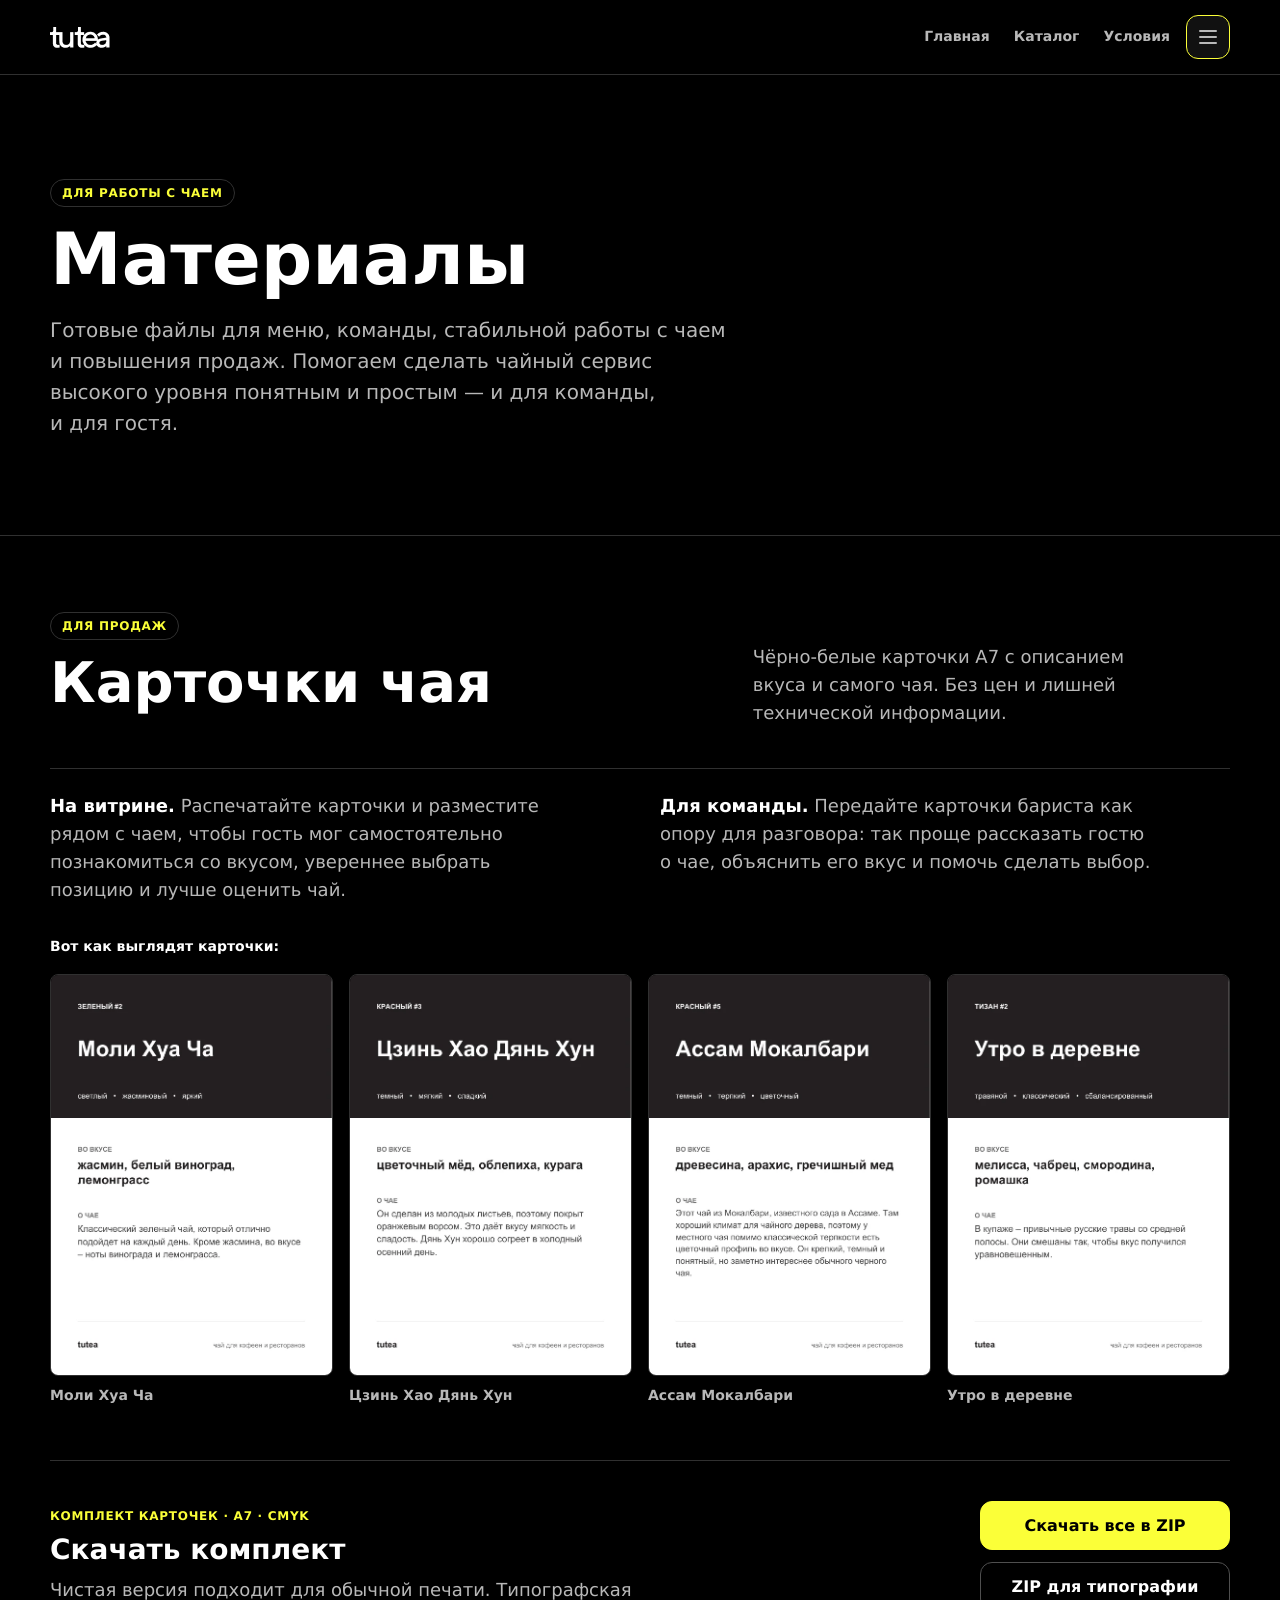
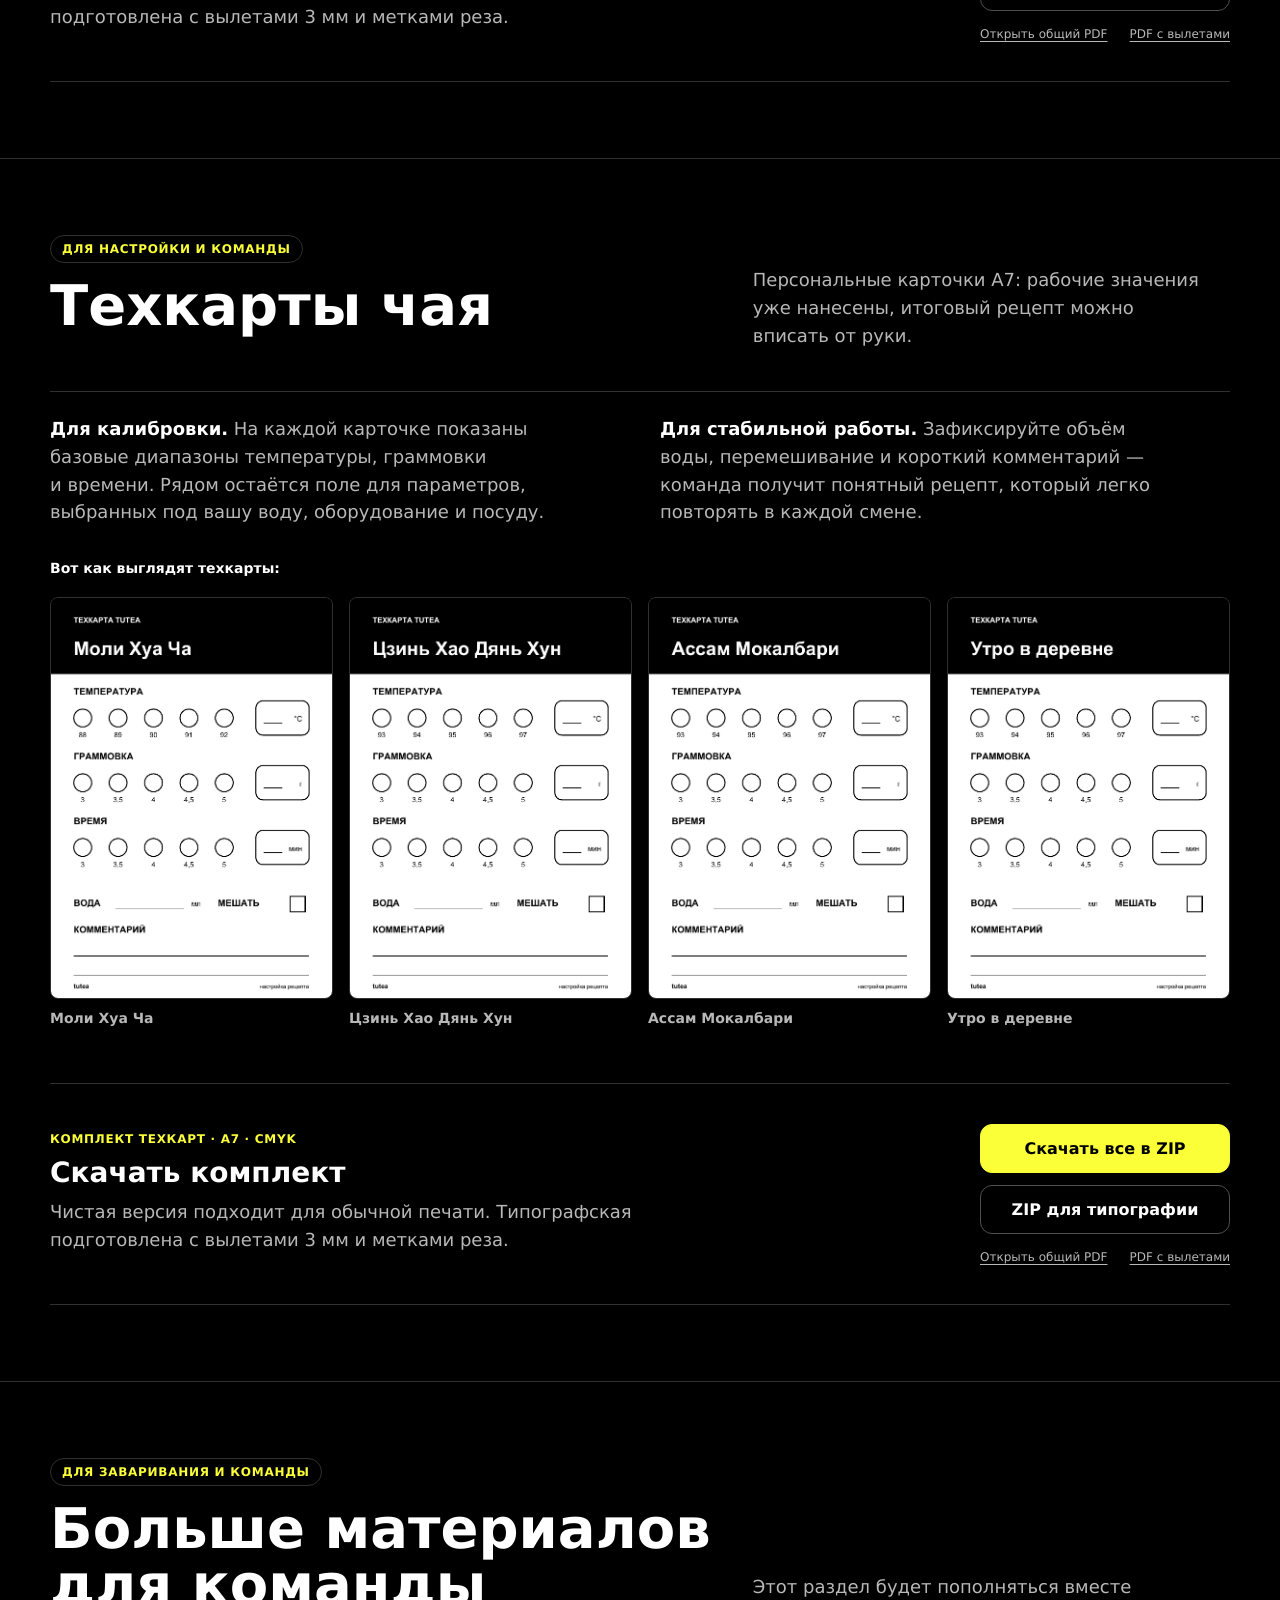
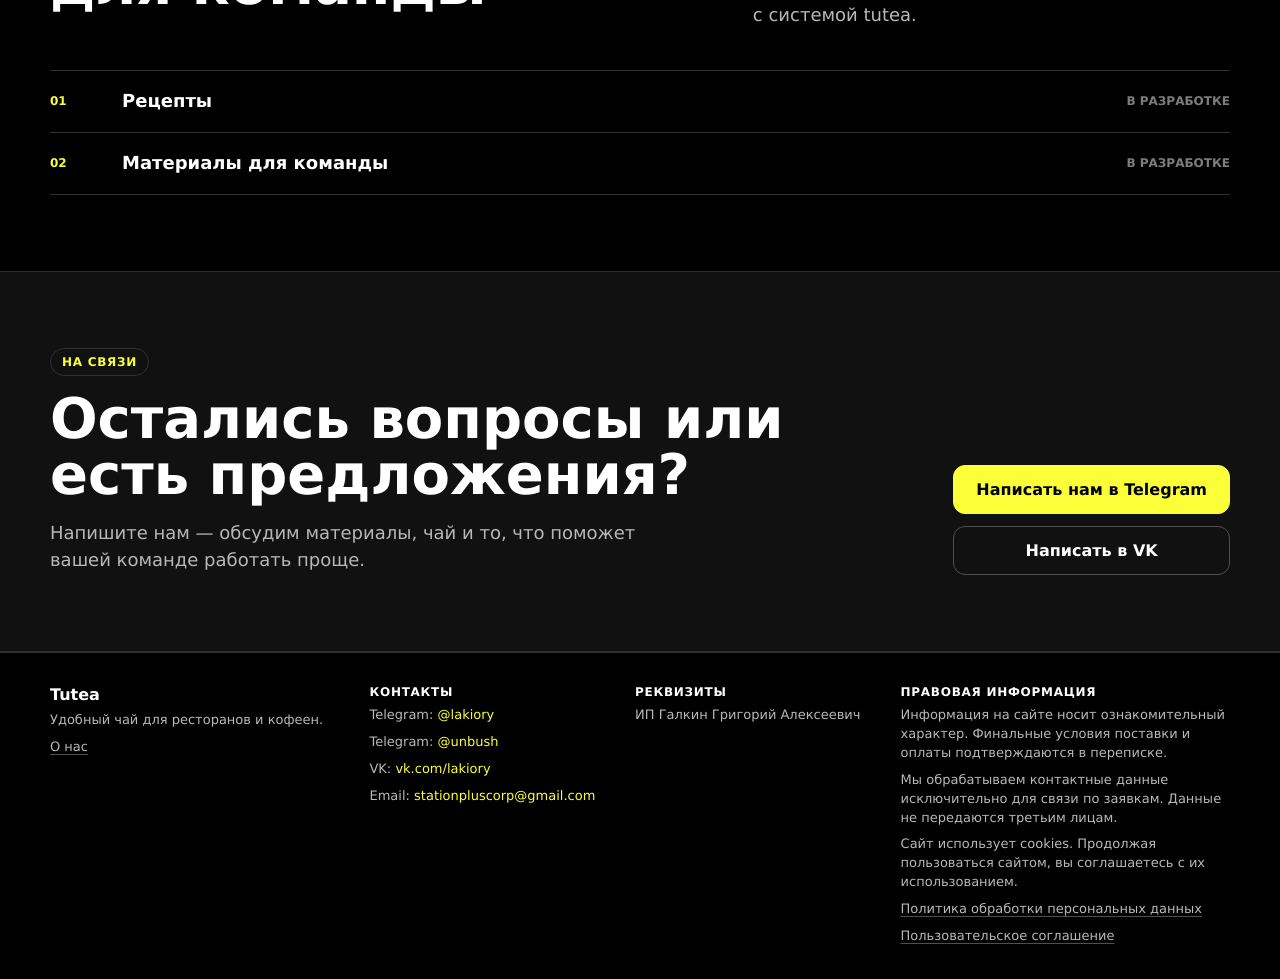
<file: materials.html>
<!DOCTYPE html>
<html lang="ru">
<head>
  <meta charset="UTF-8" />
  <meta name="viewport" content="width=device-width, initial-scale=1.0" />
  <link rel="icon" href="favicon-96.png" type="image/png" sizes="96x96" />
  <link rel="icon" href="favicon.ico" sizes="32x32" />
  <link rel="icon" href="assets/favicon-32.png" sizes="32x32" />
  <link rel="icon" href="assets/favicon.svg" type="image/svg+xml" />
  <link rel="apple-touch-icon" href="assets/apple-touch-icon.png" />
  <title>Материалы — Tutea</title>
  <meta name="description" content="Материалы Tutea для работы с чаем: карточки для гостей и бариста, техкарты и готовые файлы для печати." />
  <link rel="canonical" href="https://tutea-store.github.io/b2b/materials.html" />
  <meta property="og:type" content="website" />
  <meta property="og:site_name" content="Tutea" />
  <meta property="og:title" content="Материалы для работы с чаем — Tutea" />
  <meta property="og:description" content="Готовые карточки и техкарты для гостей, бариста и команды заведения." />
  <meta property="og:url" content="https://tutea-store.github.io/b2b/materials.html" />
  <link rel="stylesheet" href="style.css?v=site-20260626-1" />
  <script src="analytics.js?v=1" defer></script>
</head>
<body>
  <noscript><div><img src="https://mc.yandex.ru/watch/110065875" style="position:absolute; left:-9999px;" alt="" /></div></noscript>
  <header class="header">
    <div class="container">
      <a class="logo" href="index.html" aria-label="tu tea">
        <img src="assets/tu-tea-logo.png" alt="tu tea" width="60" height="21" />
      </a>
      <nav class="nav" aria-label="Основная навигация">
        <div class="nav-primary">
          <a class="nav-home" href="index.html">Главная</a>
          <a href="catalog.html">Каталог</a>
          <a href="conditions.html">Условия</a>
        </div>
        <details class="more-menu has-current">
          <summary aria-label="Открыть дополнительное меню">
            <span class="menu-icon" aria-hidden="true"></span>
          </summary>
          <div class="more-menu-panel">
            <a href="about.html">О нас</a>
            <a href="guide.html">Гайд</a>
            <a href="materials.html" aria-current="page">Материалы</a>
            <a href="individuals.html">Чай домой</a>
            <a href="calculator.html">Калькулятор</a>
            <a href="contacts.html">Контакты</a>
          </div>
        </details>
      </nav>
    </div>
  </header>

  <main class="materials-page">
    <section class="materials-hero">
      <div class="container">
        <span class="section-label">Для работы с чаем</span>
        <h1 class="page-title">Материалы</h1>
        <p>
          Готовые файлы для меню, команды, стабильной работы с&nbsp;чаем и&nbsp;повышения продаж.
          Помогаем сделать чайный сервис высокого уровня понятным и&nbsp;простым — и&nbsp;для команды, и&nbsp;для гостя.
        </p>
      </div>
    </section>

    <section class="section materials-showcase" id="tea-cards" aria-labelledby="tea-cards-title">
      <div class="container">
        <div class="materials-section-heading">
          <div>
            <span class="section-label">Для продаж</span>
            <h2 id="tea-cards-title">Карточки чая</h2>
          </div>
          <p>Чёрно-белые карточки A7 с&nbsp;описанием вкуса и&nbsp;самого чая. Без цен и&nbsp;лишней технической информации.</p>
        </div>

        <div class="materials-card-explainer">
          <p>
            <strong>На витрине.</strong>
            Распечатайте карточки и&nbsp;разместите рядом с&nbsp;чаем, чтобы гость мог самостоятельно познакомиться со&nbsp;вкусом, увереннее выбрать позицию и&nbsp;лучше оценить чай.
          </p>
          <p>
            <strong>Для команды.</strong>
            Передайте карточки бариста как опору для разговора: так проще рассказать гостю о&nbsp;чае, объяснить его вкус и&nbsp;помочь сделать выбор.
          </p>
        </div>

        <p class="materials-preview-intro">Вот как выглядят карточки:</p>

        <div class="materials-preview-grid" aria-label="Примеры карточек чая">
          <figure class="material-preview">
            <img src="assets/materials/tea-cards/moli-hua-cha.webp?v=3" alt="Печатная карточка чая Моли Хуа Ча" width="583" height="827" loading="lazy" />
            <figcaption>Моли Хуа Ча</figcaption>
          </figure>
          <figure class="material-preview">
            <img src="assets/materials/tea-cards/dian-hong.webp?v=3" alt="Печатная карточка чая Цзинь Хао Дянь Хун" width="583" height="827" loading="lazy" />
            <figcaption>Цзинь Хао Дянь Хун</figcaption>
          </figure>
          <figure class="material-preview">
            <img src="assets/materials/tea-cards/assam.webp?v=3" alt="Печатная карточка чая Ассам Мокалбари" width="583" height="827" loading="lazy" />
            <figcaption>Ассам Мокалбари</figcaption>
          </figure>
          <figure class="material-preview">
            <img src="assets/materials/tea-cards/utro-v-derevne.webp?v=3" alt="Печатная карточка чая Утро в деревне" width="583" height="827" loading="lazy" />
            <figcaption>Утро в деревне</figcaption>
          </figure>
        </div>

        <div class="materials-download">
          <div>
            <span class="materials-download-kicker">Комплект карточек · A7 · CMYK</span>
            <h3>Скачать комплект</h3>
            <p>Чистая версия подходит для обычной печати. Типографская подготовлена с&nbsp;вылетами 3&nbsp;мм и&nbsp;метками реза.</p>
          </div>
          <div class="materials-download-actions">
            <a class="button" href="assets/downloads/tea-cards/tutea-tea-cards-a7-clean.zip" download>Скачать все в ZIP</a>
            <a class="button is-secondary" href="assets/downloads/tea-cards/tutea-tea-cards-a7-print.zip" download>ZIP для типографии</a>
            <div class="materials-pdf-links">
              <a href="assets/downloads/tea-cards/tutea-tea-cards-a7-clean.pdf" target="_blank">Открыть общий PDF</a>
              <a href="assets/downloads/tea-cards/tutea-tea-cards-a7-print.pdf" target="_blank">PDF с вылетами</a>
            </div>
          </div>
        </div>
      </div>
    </section>

    <section class="section materials-showcase tech-cards-showcase" id="tech-cards" aria-labelledby="tech-cards-title">
      <div class="container">
        <div class="materials-section-heading">
          <div>
            <span class="section-label">Для настройки и&nbsp;команды</span>
            <h2 id="tech-cards-title">Техкарты чая</h2>
          </div>
          <p>Персональные карточки A7: рабочие значения уже нанесены, итоговый рецепт можно вписать от&nbsp;руки.</p>
        </div>

        <div class="materials-card-explainer">
          <p>
            <strong>Для калибровки.</strong>
            На каждой карточке показаны базовые диапазоны температуры, граммовки и&nbsp;времени. Рядом остаётся поле для параметров, выбранных под вашу воду, оборудование и&nbsp;посуду.
          </p>
          <p>
            <strong>Для стабильной работы.</strong>
            Зафиксируйте объём воды, перемешивание и&nbsp;короткий комментарий — команда получит понятный рецепт, который легко повторять в&nbsp;каждой смене.
          </p>
        </div>

        <p class="materials-preview-intro">Вот как выглядят техкарты:</p>

        <div class="materials-preview-grid" aria-label="Примеры техкарт чая">
          <figure class="material-preview">
            <img src="assets/materials/tech-cards/moli-hua-cha.webp?v=2" alt="Техкарта чая Моли Хуа Ча" width="583" height="827" loading="lazy" />
            <figcaption>Моли Хуа Ча</figcaption>
          </figure>
          <figure class="material-preview">
            <img src="assets/materials/tech-cards/dian-hong.webp?v=2" alt="Техкарта чая Цзинь Хао Дянь Хун" width="583" height="827" loading="lazy" />
            <figcaption>Цзинь Хао Дянь Хун</figcaption>
          </figure>
          <figure class="material-preview">
            <img src="assets/materials/tech-cards/assam.webp?v=2" alt="Техкарта чая Ассам Мокалбари" width="583" height="827" loading="lazy" />
            <figcaption>Ассам Мокалбари</figcaption>
          </figure>
          <figure class="material-preview">
            <img src="assets/materials/tech-cards/utro-v-derevne.webp?v=2" alt="Техкарта чая Утро в деревне" width="583" height="827" loading="lazy" />
            <figcaption>Утро в деревне</figcaption>
          </figure>
        </div>

        <div class="materials-download">
          <div>
            <span class="materials-download-kicker">Комплект техкарт · A7 · CMYK</span>
            <h3>Скачать комплект</h3>
            <p>Чистая версия подходит для обычной печати. Типографская подготовлена с&nbsp;вылетами 3&nbsp;мм и&nbsp;метками реза.</p>
          </div>
          <div class="materials-download-actions">
            <a class="button" href="assets/downloads/tech-cards/tutea-tech-cards-a7-clean.zip" download>Скачать все в ZIP</a>
            <a class="button is-secondary" href="assets/downloads/tech-cards/tutea-tech-cards-a7-print.zip" download>ZIP для типографии</a>
            <div class="materials-pdf-links">
              <a href="assets/downloads/tech-cards/tutea-tech-cards-a7-clean.pdf" target="_blank">Открыть общий PDF</a>
              <a href="assets/downloads/tech-cards/tutea-tech-cards-a7-print.pdf" target="_blank">PDF с вылетами</a>
            </div>
          </div>
        </div>
      </div>
    </section>

    <section class="section materials-future" aria-labelledby="future-materials-title">
      <div class="container">
        <div class="materials-section-heading">
          <div>
            <span class="section-label">Для заваривания и&nbsp;команды</span>
            <h2 id="future-materials-title">Больше материалов для команды</h2>
          </div>
          <p>Этот раздел будет пополняться вместе с&nbsp;системой tutea.</p>
        </div>
        <ul class="materials-future-list">
          <li><span>01</span><strong>Рецепты</strong><small>В разработке</small></li>
          <li><span>02</span><strong>Материалы для команды</strong><small>В разработке</small></li>
        </ul>
      </div>
    </section>

    <section class="section materials-contact-cta" aria-labelledby="materials-contact-title">
      <div class="container">
        <div>
          <span class="section-label">На связи</span>
          <h2 id="materials-contact-title">Остались вопросы или есть предложения?</h2>
          <p>Напишите нам — обсудим материалы, чай и&nbsp;то, что поможет вашей команде работать проще.</p>
        </div>
        <div class="materials-contact-actions">
          <a class="button" href="https://t.me/lakiory?text=%D0%97%D0%B4%D1%80%D0%B0%D0%B2%D1%81%D1%82%D0%B2%D1%83%D0%B9%D1%82%D0%B5!%20%D0%A5%D0%BE%D1%87%D1%83%20%D0%BE%D0%B1%D1%81%D1%83%D0%B4%D0%B8%D1%82%D1%8C%20%D0%BC%D0%B0%D1%82%D0%B5%D1%80%D0%B8%D0%B0%D0%BB%D1%8B%20tutea%20%D0%B4%D0%BB%D1%8F%20%D0%BA%D0%BE%D0%BC%D0%B0%D0%BD%D0%B4%D1%8B." target="_blank" rel="noreferrer">Написать нам в Telegram</a>
          <a class="button is-secondary" href="https://vk.com/lakiory" target="_blank" rel="noreferrer">Написать в VK</a>
        </div>
      </div>
    </section>
  </main>

  <footer class="footer">
    <div class="container footer-grid">
      <div class="footer-brand">
        <strong>Tutea</strong>
        <p>Удобный чай для ресторанов и&nbsp;кофеен.</p>
        <p><a class="footer-about-link" href="about.html">О нас</a></p>
      </div>
      <div class="footer-block">
        <h2>Контакты</h2>
        <p>Telegram: <a href="https://t.me/lakiory" target="_blank" rel="noreferrer">@lakiory</a></p>
        <p>Telegram: <a href="https://t.me/unbush" target="_blank" rel="noreferrer">@unbush</a></p>
        <p>VK: <a href="https://vk.com/lakiory" target="_blank" rel="noreferrer">vk.com/lakiory</a></p>
        <p>Email: <a href="mailto:stationpluscorp@gmail.com">stationpluscorp@gmail.com</a></p>
      </div>
      <div class="footer-block">
        <h2>Реквизиты</h2>
        <p>ИП Галкин Григорий Алексеевич</p>
      </div>
      <div class="footer-legal">
        <h2>Правовая информация</h2>
        <p>Информация на сайте носит ознакомительный характер. Финальные условия поставки и оплаты подтверждаются в переписке.</p>
        <p>Мы обрабатываем контактные данные исключительно для связи по заявкам. Данные не передаются третьим лицам.</p>
        <p>Сайт использует cookies. Продолжая пользоваться сайтом, вы соглашаетесь с их использованием.</p>
        <p><a class="footer-policy-link" href="privacy.html">Политика обработки персональных данных</a></p>
        <p><a class="footer-policy-link" href="terms.html">Пользовательское соглашение</a></p>
      </div>
    </div>
  </footer>
</body>
</html>
</file>
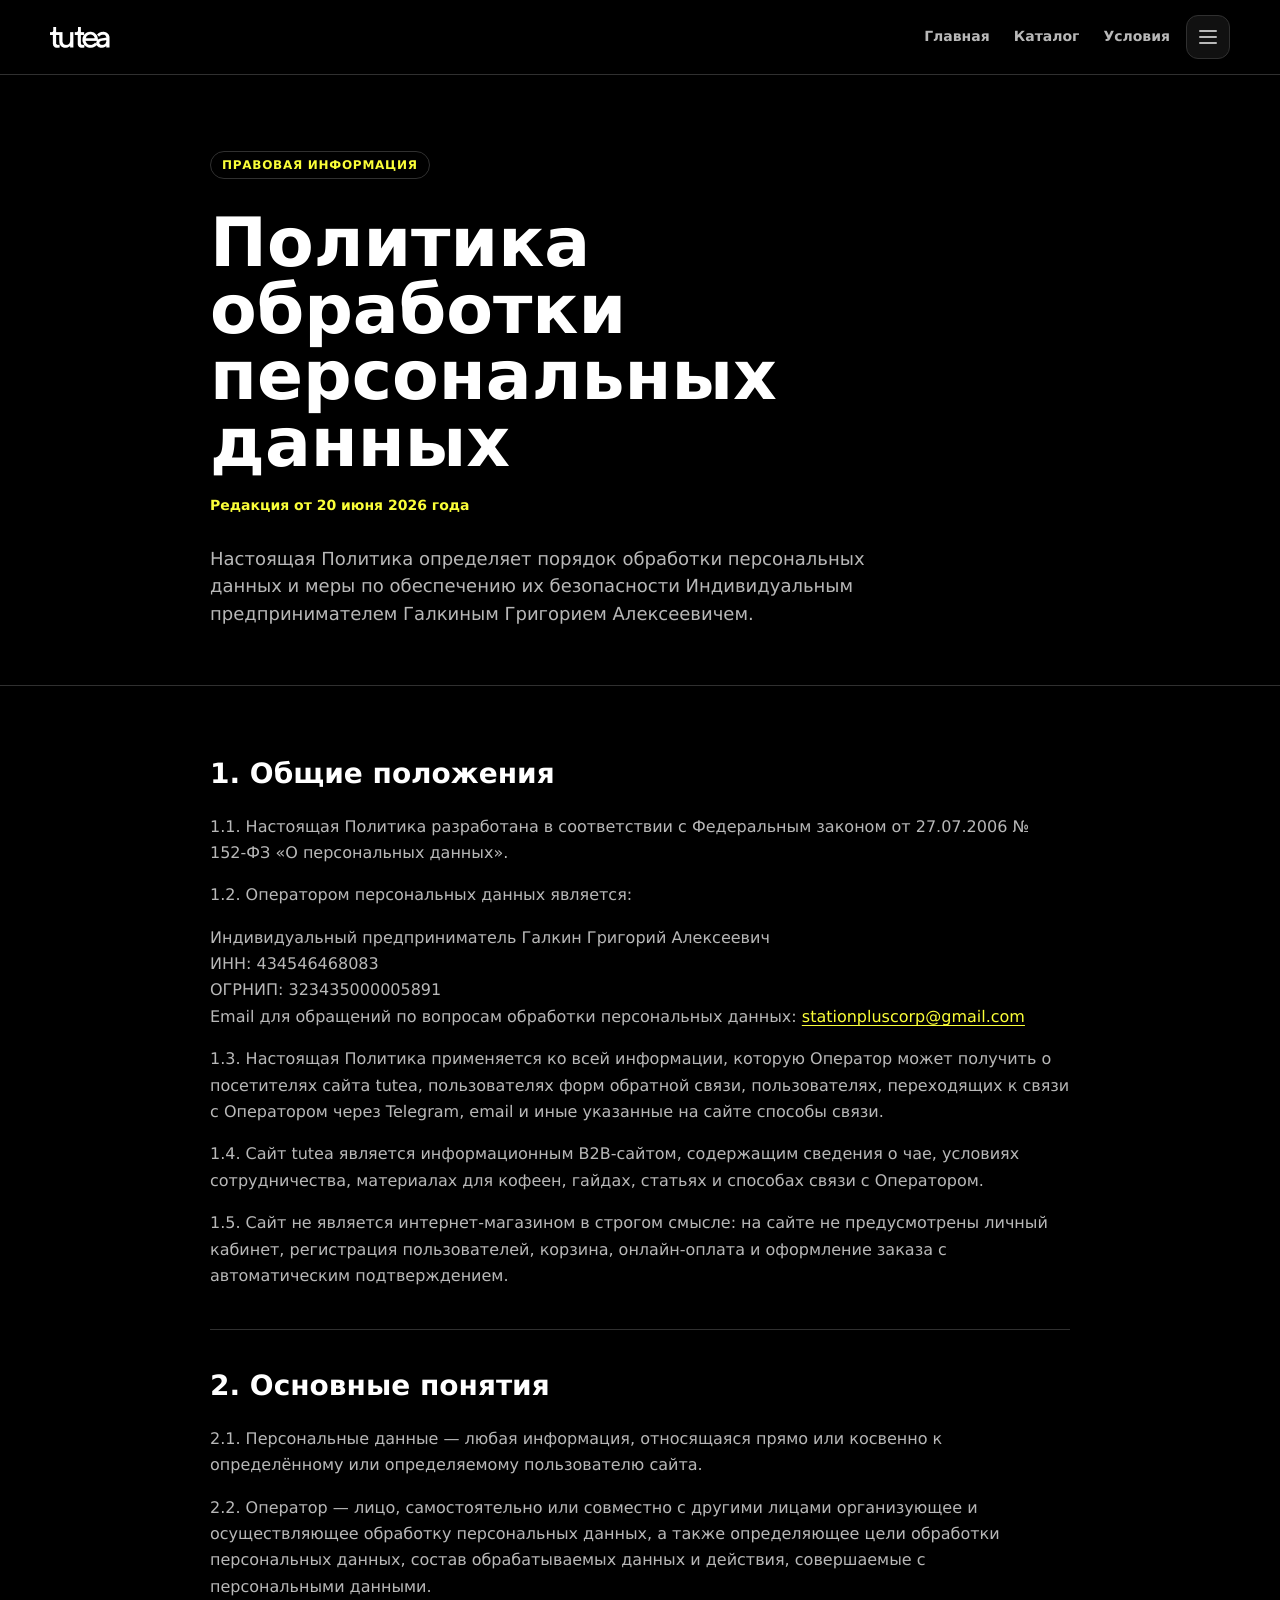
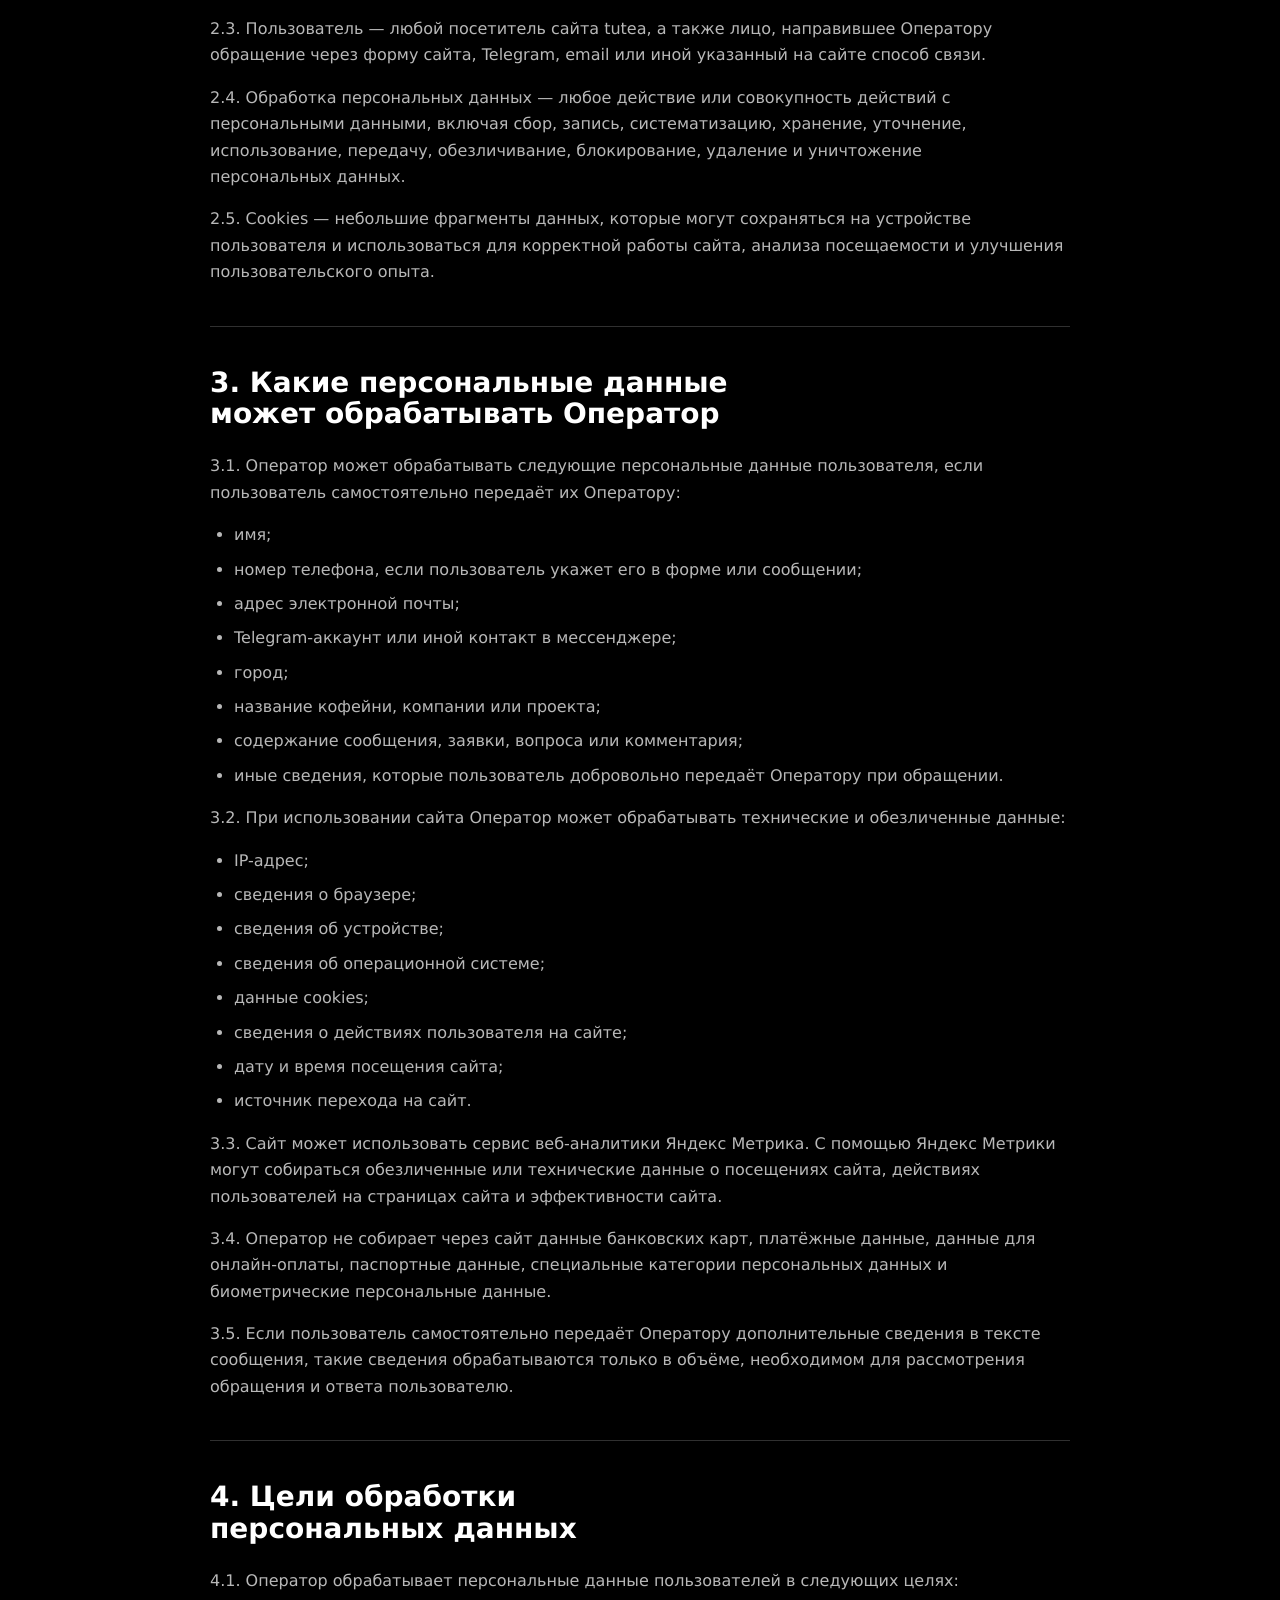
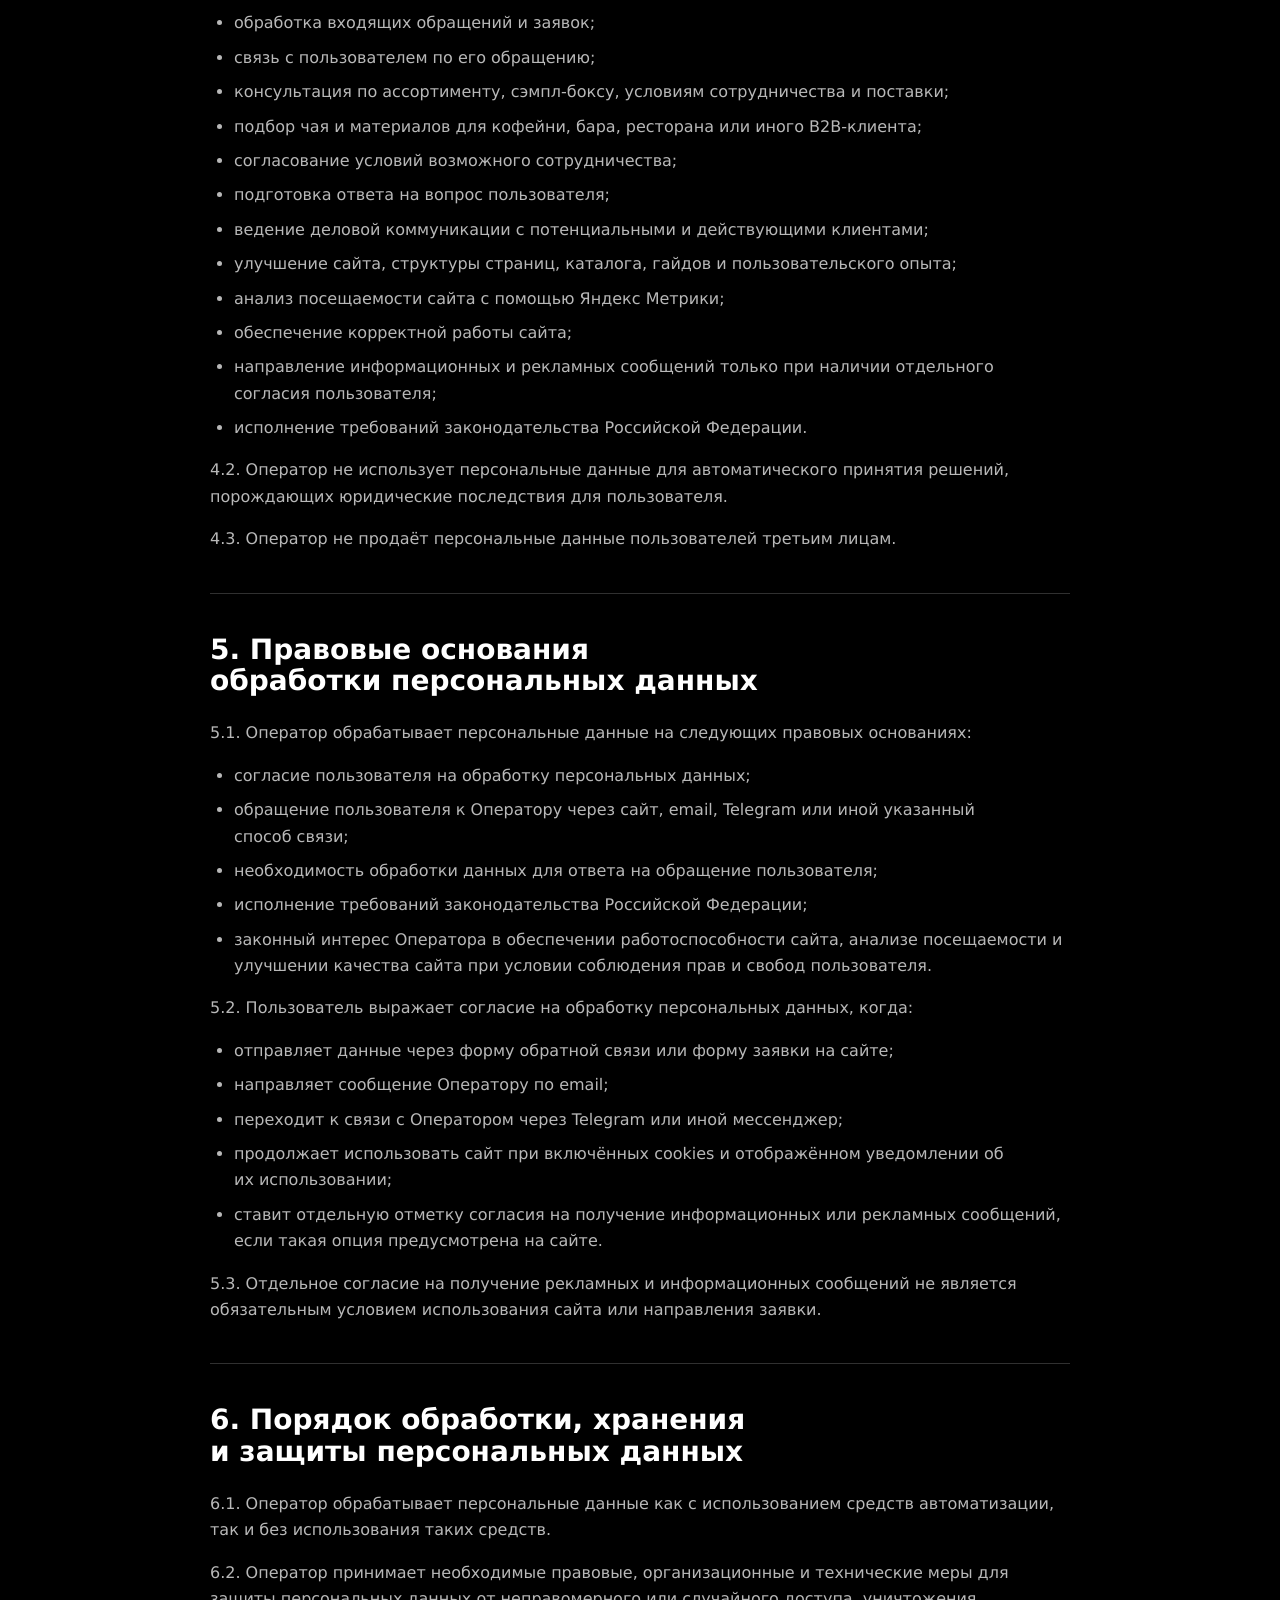
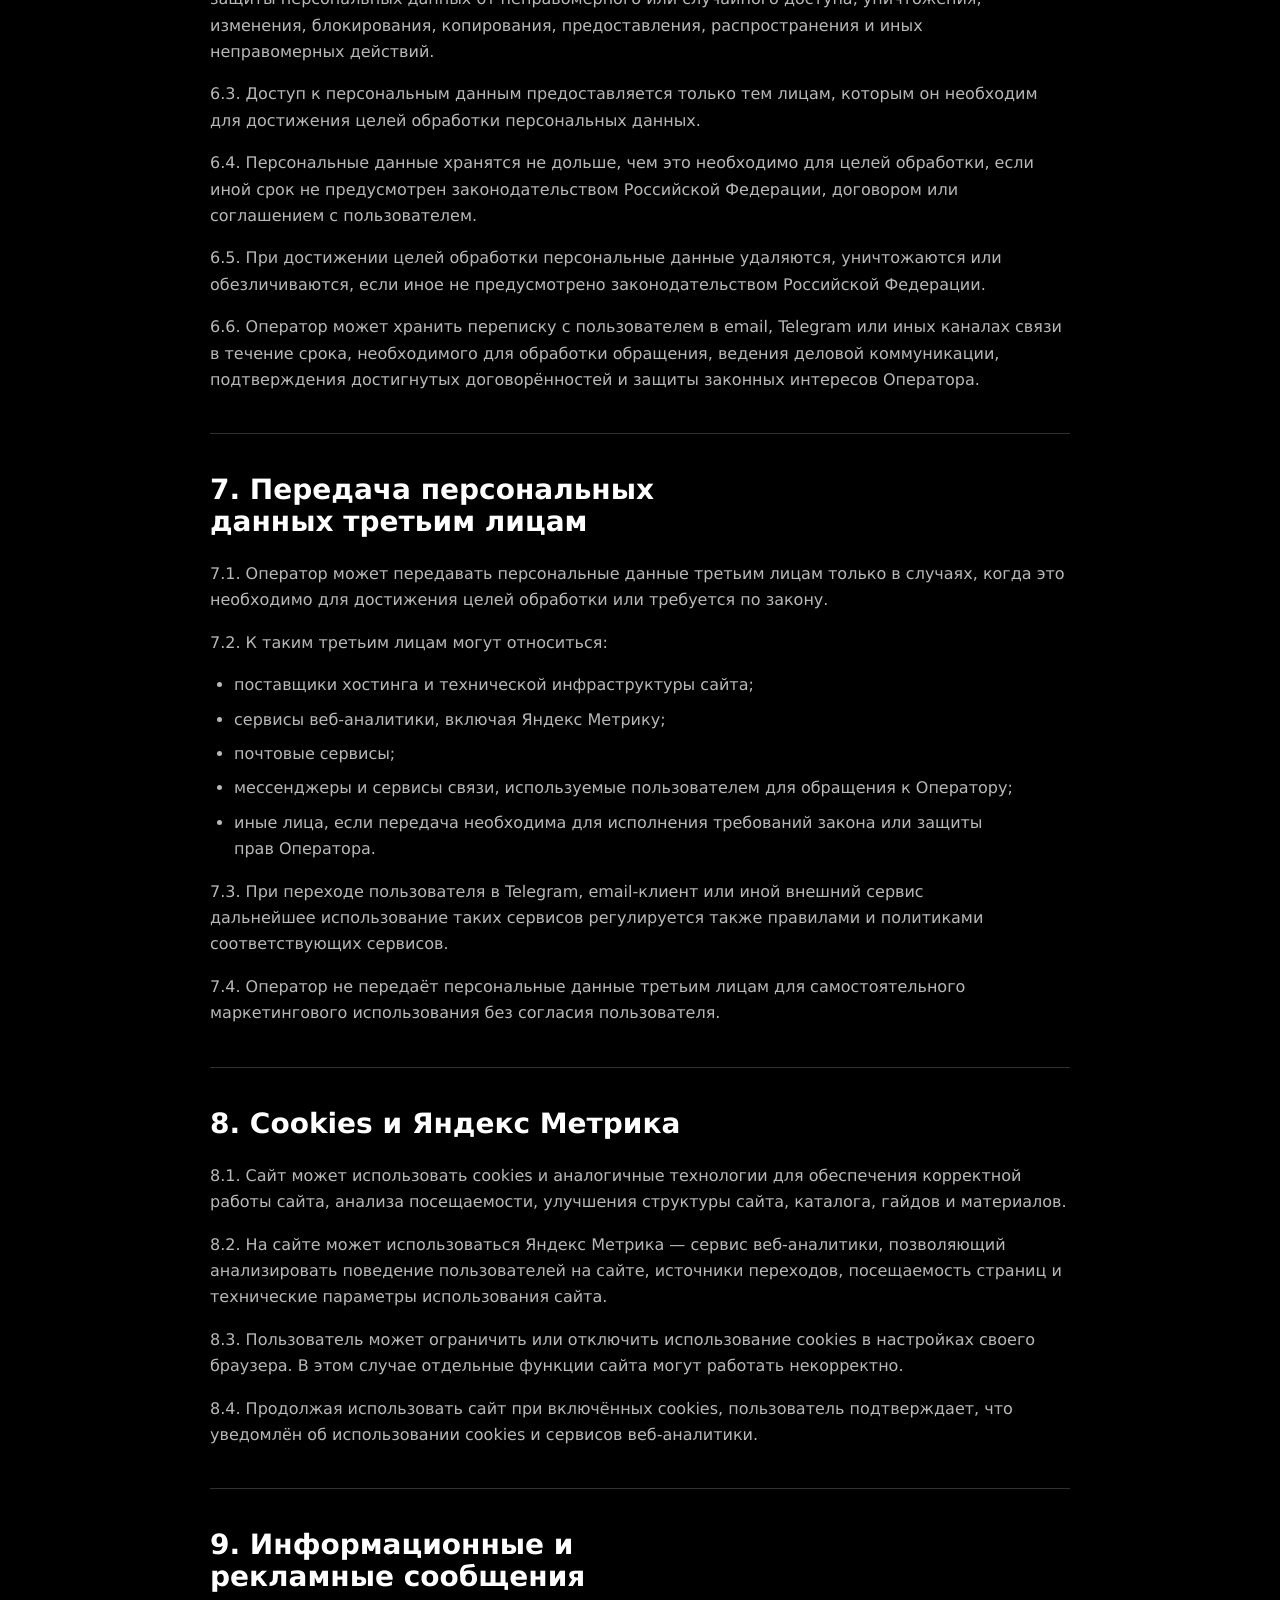
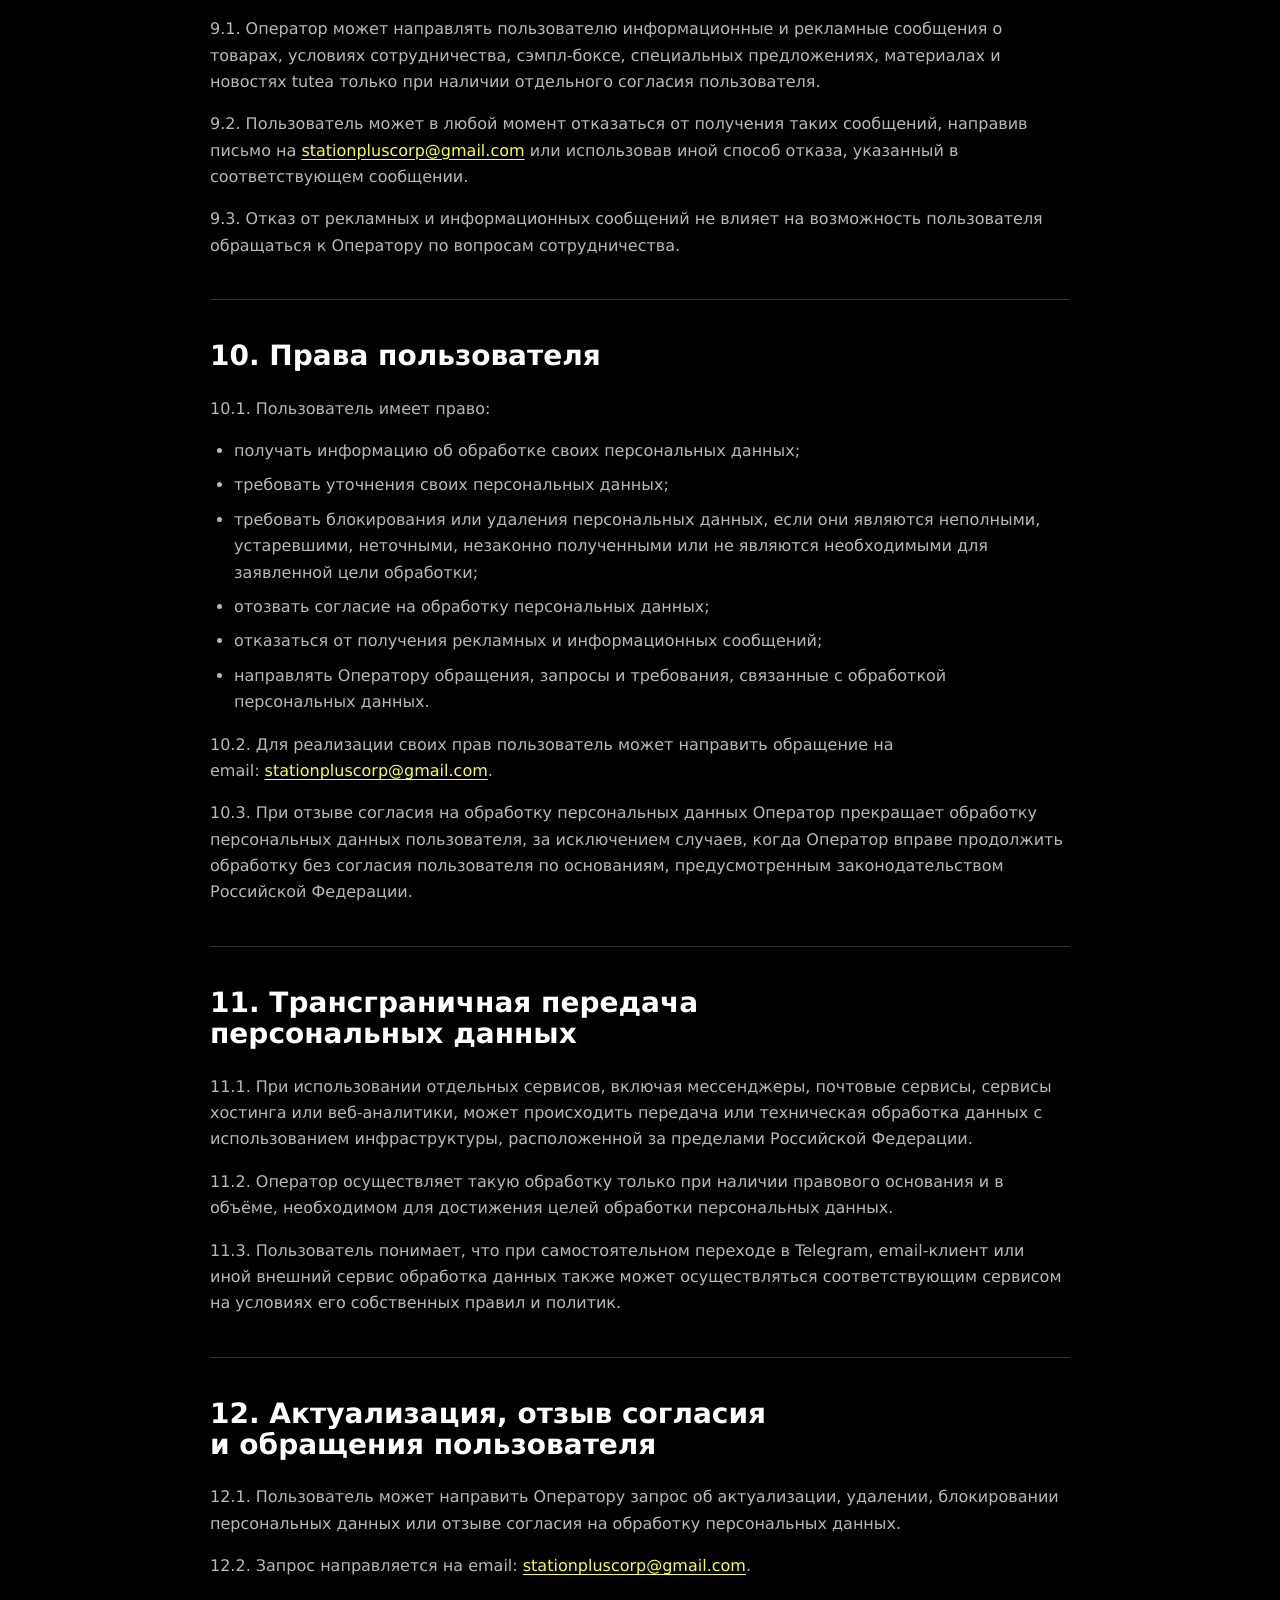
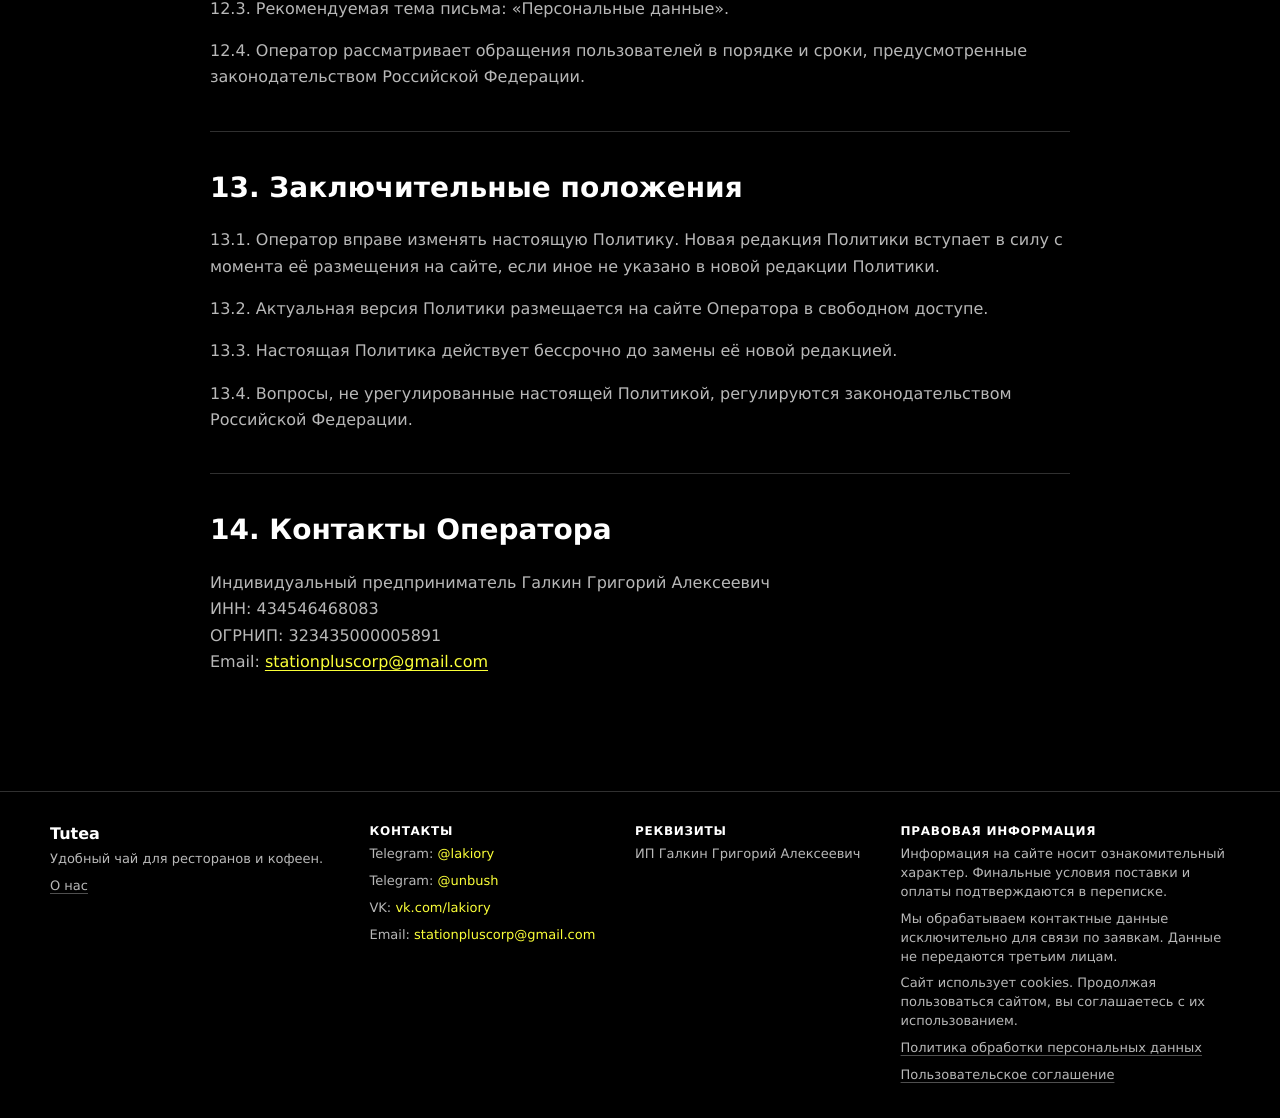
<file: privacy.html>
<!DOCTYPE html>
<html lang="ru">
<head>
  <meta charset="UTF-8" />
  <meta name="viewport" content="width=device-width, initial-scale=1.0" />
  <link rel="icon" href="favicon-96.png" type="image/png" sizes="96x96" />
  <link rel="icon" href="favicon.ico" sizes="32x32" />
  <link rel="icon" href="assets/favicon-32.png" sizes="32x32" />
  <link rel="icon" href="assets/favicon.svg" type="image/svg+xml" />
  <link rel="apple-touch-icon" href="assets/apple-touch-icon.png" />
  <title>Политика обработки персональных данных — Tutea</title>
  <meta name="description" content="Политика обработки персональных данных на сайте Tutea." />
  <link rel="canonical" href="https://tutea-store.github.io/b2b/privacy.html" />
  <link rel="stylesheet" href="style.css?v=site-20260626-1" />
  <script src="analytics.js?v=1" defer></script>
</head>
<body>
  <noscript><div><img src="https://mc.yandex.ru/watch/110065875" style="position:absolute; left:-9999px;" alt="" /></div></noscript>
  <header class="header">
    <div class="container">
      <a class="logo" href="index.html" aria-label="tu tea">
        <img src="assets/tu-tea-logo.png" alt="tu tea" width="60" height="21" />
      </a>
      <nav class="nav" aria-label="Основная навигация">
        <div class="nav-primary">
          <a class="nav-home" href="index.html">Главная</a>
          <a href="catalog.html">Каталог</a>
          <a href="conditions.html">Условия</a>
        </div>
        <details class="more-menu">
          <summary aria-label="Открыть дополнительное меню">
            <span class="menu-icon" aria-hidden="true"></span>
          </summary>
          <div class="more-menu-panel">
            <a href="about.html">О нас</a>
            <a href="guide.html">Гайд</a>
            <a href="materials.html">Материалы</a>
            <a href="individuals.html">Чай домой</a>
            <a href="calculator.html">Калькулятор</a>
            <a href="contacts.html">Контакты</a>
          </div>
        </details>
      </nav>
    </div>
  </header>

  <main class="legal-page">
    <section class="legal-hero">
      <div class="container legal-container">
        <span class="section-label">Правовая информация</span>
        <h1>Политика обработки персональных данных</h1>
        <p class="legal-date">Редакция от 20 июня 2026 года</p>
        <p class="legal-lead">Настоящая Политика определяет порядок обработки персональных данных и меры по обеспечению их безопасности Индивидуальным предпринимателем Галкиным Григорием Алексеевичем.</p>
      </div>
    </section>

    <article class="legal-document container legal-container">
      <section>
        <h2>1. Общие положения</h2>
        <p>1.1. Настоящая Политика разработана в соответствии с Федеральным законом от 27.07.2006 № 152-ФЗ «О персональных данных».</p>
        <p>1.2. Оператором персональных данных является:</p>
        <p>Индивидуальный предприниматель Галкин Григорий Алексеевич<br />ИНН: 434546468083<br />ОГРНИП: 323435000005891<br />Email для обращений по вопросам обработки персональных данных: <a href="mailto:stationpluscorp@gmail.com">stationpluscorp@gmail.com</a></p>
        <p>1.3. Настоящая Политика применяется ко всей информации, которую Оператор может получить о посетителях сайта tutea, пользователях форм обратной связи, пользователях, переходящих к связи с Оператором через Telegram, email и иные указанные на сайте способы связи.</p>
        <p>1.4. Сайт tutea является информационным B2B-сайтом, содержащим сведения о чае, условиях сотрудничества, материалах для кофеен, гайдах, статьях и способах связи с Оператором.</p>
        <p>1.5. Сайт не является интернет-магазином в строгом смысле: на сайте не предусмотрены личный кабинет, регистрация пользователей, корзина, онлайн-оплата и оформление заказа с автоматическим подтверждением.</p>
      </section>

      <section>
        <h2>2. Основные понятия</h2>
        <p>2.1. Персональные данные — любая информация, относящаяся прямо или косвенно к определённому или определяемому пользователю сайта.</p>
        <p>2.2. Оператор — лицо, самостоятельно или совместно с другими лицами организующее и осуществляющее обработку персональных данных, а также определяющее цели обработки персональных данных, состав обрабатываемых данных и действия, совершаемые с персональными данными.</p>
        <p>2.3. Пользователь — любой посетитель сайта tutea, а также лицо, направившее Оператору обращение через форму сайта, Telegram, email или иной указанный на сайте способ связи.</p>
        <p>2.4. Обработка персональных данных — любое действие или совокупность действий с персональными данными, включая сбор, запись, систематизацию, хранение, уточнение, использование, передачу, обезличивание, блокирование, удаление и уничтожение персональных данных.</p>
        <p>2.5. Cookies — небольшие фрагменты данных, которые могут сохраняться на устройстве пользователя и использоваться для корректной работы сайта, анализа посещаемости и улучшения пользовательского опыта.</p>
      </section>

      <section>
        <h2>3. Какие персональные данные может обрабатывать Оператор</h2>
        <p>3.1. Оператор может обрабатывать следующие персональные данные пользователя, если пользователь самостоятельно передаёт их Оператору:</p>
        <ul>
          <li>имя;</li>
          <li>номер телефона, если пользователь укажет его в форме или сообщении;</li>
          <li>адрес электронной почты;</li>
          <li>Telegram-аккаунт или иной контакт в мессенджере;</li>
          <li>город;</li>
          <li>название кофейни, компании или проекта;</li>
          <li>содержание сообщения, заявки, вопроса или комментария;</li>
          <li>иные сведения, которые пользователь добровольно передаёт Оператору при обращении.</li>
        </ul>
        <p>3.2. При использовании сайта Оператор может обрабатывать технические и обезличенные данные:</p>
        <ul>
          <li>IP-адрес;</li>
          <li>сведения о браузере;</li>
          <li>сведения об устройстве;</li>
          <li>сведения об операционной системе;</li>
          <li>данные cookies;</li>
          <li>сведения о действиях пользователя на сайте;</li>
          <li>дату и время посещения сайта;</li>
          <li>источник перехода на сайт.</li>
        </ul>
        <p>3.3. Сайт может использовать сервис веб-аналитики Яндекс Метрика. С помощью Яндекс Метрики могут собираться обезличенные или технические данные о посещениях сайта, действиях пользователей на страницах сайта и эффективности сайта.</p>
        <p>3.4. Оператор не собирает через сайт данные банковских карт, платёжные данные, данные для онлайн-оплаты, паспортные данные, специальные категории персональных данных и биометрические персональные данные.</p>
        <p>3.5. Если пользователь самостоятельно передаёт Оператору дополнительные сведения в тексте сообщения, такие сведения обрабатываются только в объёме, необходимом для рассмотрения обращения и ответа пользователю.</p>
      </section>

      <section>
        <h2>4. Цели обработки персональных данных</h2>
        <p>4.1. Оператор обрабатывает персональные данные пользователей в следующих целях:</p>
        <ul>
          <li>обработка входящих обращений и заявок;</li>
          <li>связь с пользователем по его обращению;</li>
          <li>консультация по ассортименту, сэмпл-боксу, условиям сотрудничества и поставки;</li>
          <li>подбор чая и материалов для кофейни, бара, ресторана или иного B2B-клиента;</li>
          <li>согласование условий возможного сотрудничества;</li>
          <li>подготовка ответа на вопрос пользователя;</li>
          <li>ведение деловой коммуникации с потенциальными и действующими клиентами;</li>
          <li>улучшение сайта, структуры страниц, каталога, гайдов и пользовательского опыта;</li>
          <li>анализ посещаемости сайта с помощью Яндекс Метрики;</li>
          <li>обеспечение корректной работы сайта;</li>
          <li>направление информационных и рекламных сообщений только при наличии отдельного согласия пользователя;</li>
          <li>исполнение требований законодательства Российской Федерации.</li>
        </ul>
        <p>4.2. Оператор не использует персональные данные для автоматического принятия решений, порождающих юридические последствия для пользователя.</p>
        <p>4.3. Оператор не продаёт персональные данные пользователей третьим лицам.</p>
      </section>

      <section>
        <h2>5. Правовые основания обработки персональных данных</h2>
        <p>5.1. Оператор обрабатывает персональные данные на следующих правовых основаниях:</p>
        <ul>
          <li>согласие пользователя на обработку персональных данных;</li>
          <li>обращение пользователя к Оператору через сайт, email, Telegram или иной указанный способ связи;</li>
          <li>необходимость обработки данных для ответа на обращение пользователя;</li>
          <li>исполнение требований законодательства Российской Федерации;</li>
          <li>законный интерес Оператора в обеспечении работоспособности сайта, анализе посещаемости и улучшении качества сайта при условии соблюдения прав и свобод пользователя.</li>
        </ul>
        <p>5.2. Пользователь выражает согласие на обработку персональных данных, когда:</p>
        <ul>
          <li>отправляет данные через форму обратной связи или форму заявки на сайте;</li>
          <li>направляет сообщение Оператору по email;</li>
          <li>переходит к связи с Оператором через Telegram или иной мессенджер;</li>
          <li>продолжает использовать сайт при включённых cookies и отображённом уведомлении об их использовании;</li>
          <li>ставит отдельную отметку согласия на получение информационных или рекламных сообщений, если такая опция предусмотрена на сайте.</li>
        </ul>
        <p>5.3. Отдельное согласие на получение рекламных и информационных сообщений не является обязательным условием использования сайта или направления заявки.</p>
      </section>

      <section>
        <h2>6. Порядок обработки, хранения и защиты персональных данных</h2>
        <p>6.1. Оператор обрабатывает персональные данные как с использованием средств автоматизации, так и без использования таких средств.</p>
        <p>6.2. Оператор принимает необходимые правовые, организационные и технические меры для защиты персональных данных от неправомерного или случайного доступа, уничтожения, изменения, блокирования, копирования, предоставления, распространения и иных неправомерных действий.</p>
        <p>6.3. Доступ к персональным данным предоставляется только тем лицам, которым он необходим для достижения целей обработки персональных данных.</p>
        <p>6.4. Персональные данные хранятся не дольше, чем это необходимо для целей обработки, если иной срок не предусмотрен законодательством Российской Федерации, договором или соглашением с пользователем.</p>
        <p>6.5. При достижении целей обработки персональные данные удаляются, уничтожаются или обезличиваются, если иное не предусмотрено законодательством Российской Федерации.</p>
        <p>6.6. Оператор может хранить переписку с пользователем в email, Telegram или иных каналах связи в течение срока, необходимого для обработки обращения, ведения деловой коммуникации, подтверждения достигнутых договорённостей и защиты законных интересов Оператора.</p>
      </section>

      <section>
        <h2>7. Передача персональных данных третьим лицам</h2>
        <p>7.1. Оператор может передавать персональные данные третьим лицам только в случаях, когда это необходимо для достижения целей обработки или требуется по закону.</p>
        <p>7.2. К таким третьим лицам могут относиться:</p>
        <ul>
          <li>поставщики хостинга и технической инфраструктуры сайта;</li>
          <li>сервисы веб-аналитики, включая Яндекс Метрику;</li>
          <li>почтовые сервисы;</li>
          <li>мессенджеры и сервисы связи, используемые пользователем для обращения к Оператору;</li>
          <li>иные лица, если передача необходима для исполнения требований закона или защиты прав Оператора.</li>
        </ul>
        <p>7.3. При переходе пользователя в Telegram, email-клиент или иной внешний сервис дальнейшее использование таких сервисов регулируется также правилами и политиками соответствующих сервисов.</p>
        <p>7.4. Оператор не передаёт персональные данные третьим лицам для самостоятельного маркетингового использования без согласия пользователя.</p>
      </section>

      <section>
        <h2>8. Cookies и Яндекс Метрика</h2>
        <p>8.1. Сайт может использовать cookies и аналогичные технологии для обеспечения корректной работы сайта, анализа посещаемости, улучшения структуры сайта, каталога, гайдов и материалов.</p>
        <p>8.2. На сайте может использоваться Яндекс Метрика — сервис веб-аналитики, позволяющий анализировать поведение пользователей на сайте, источники переходов, посещаемость страниц и технические параметры использования сайта.</p>
        <p>8.3. Пользователь может ограничить или отключить использование cookies в настройках своего браузера. В этом случае отдельные функции сайта могут работать некорректно.</p>
        <p>8.4. Продолжая использовать сайт при включённых cookies, пользователь подтверждает, что уведомлён об использовании cookies и сервисов веб-аналитики.</p>
      </section>

      <section>
        <h2>9. Информационные и рекламные сообщения</h2>
        <p>9.1. Оператор может направлять пользователю информационные и рекламные сообщения о товарах, условиях сотрудничества, сэмпл-боксе, специальных предложениях, материалах и новостях tutea только при наличии отдельного согласия пользователя.</p>
        <p>9.2. Пользователь может в любой момент отказаться от получения таких сообщений, направив письмо на <a href="mailto:stationpluscorp@gmail.com">stationpluscorp@gmail.com</a> или использовав иной способ отказа, указанный в соответствующем сообщении.</p>
        <p>9.3. Отказ от рекламных и информационных сообщений не влияет на возможность пользователя обращаться к Оператору по вопросам сотрудничества.</p>
      </section>

      <section>
        <h2>10. Права пользователя</h2>
        <p>10.1. Пользователь имеет право:</p>
        <ul>
          <li>получать информацию об обработке своих персональных данных;</li>
          <li>требовать уточнения своих персональных данных;</li>
          <li>требовать блокирования или удаления персональных данных, если они являются неполными, устаревшими, неточными, незаконно полученными или не являются необходимыми для заявленной цели обработки;</li>
          <li>отозвать согласие на обработку персональных данных;</li>
          <li>отказаться от получения рекламных и информационных сообщений;</li>
          <li>направлять Оператору обращения, запросы и требования, связанные с обработкой персональных данных.</li>
        </ul>
        <p>10.2. Для реализации своих прав пользователь может направить обращение на email: <a href="mailto:stationpluscorp@gmail.com">stationpluscorp@gmail.com</a>.</p>
        <p>10.3. При отзыве согласия на обработку персональных данных Оператор прекращает обработку персональных данных пользователя, за исключением случаев, когда Оператор вправе продолжить обработку без согласия пользователя по основаниям, предусмотренным законодательством Российской Федерации.</p>
      </section>

      <section>
        <h2>11. Трансграничная передача персональных данных</h2>
        <p>11.1. При использовании отдельных сервисов, включая мессенджеры, почтовые сервисы, сервисы хостинга или веб-аналитики, может происходить передача или техническая обработка данных с использованием инфраструктуры, расположенной за пределами Российской Федерации.</p>
        <p>11.2. Оператор осуществляет такую обработку только при наличии правового основания и в объёме, необходимом для достижения целей обработки персональных данных.</p>
        <p>11.3. Пользователь понимает, что при самостоятельном переходе в Telegram, email-клиент или иной внешний сервис обработка данных также может осуществляться соответствующим сервисом на условиях его собственных правил и политик.</p>
      </section>

      <section>
        <h2>12. Актуализация, отзыв согласия и обращения пользователя</h2>
        <p>12.1. Пользователь может направить Оператору запрос об актуализации, удалении, блокировании персональных данных или отзыве согласия на обработку персональных данных.</p>
        <p>12.2. Запрос направляется на email: <a href="mailto:stationpluscorp@gmail.com">stationpluscorp@gmail.com</a>.</p>
        <p>12.3. Рекомендуемая тема письма: «Персональные данные».</p>
        <p>12.4. Оператор рассматривает обращения пользователей в порядке и сроки, предусмотренные законодательством Российской Федерации.</p>
      </section>

      <section>
        <h2>13. Заключительные положения</h2>
        <p>13.1. Оператор вправе изменять настоящую Политику. Новая редакция Политики вступает в силу с момента её размещения на сайте, если иное не указано в новой редакции Политики.</p>
        <p>13.2. Актуальная версия Политики размещается на сайте Оператора в свободном доступе.</p>
        <p>13.3. Настоящая Политика действует бессрочно до замены её новой редакцией.</p>
        <p>13.4. Вопросы, не урегулированные настоящей Политикой, регулируются законодательством Российской Федерации.</p>
      </section>

      <section>
        <h2>14. Контакты Оператора</h2>
        <p>Индивидуальный предприниматель Галкин Григорий Алексеевич<br />ИНН: 434546468083<br />ОГРНИП: 323435000005891<br />Email: <a href="mailto:stationpluscorp@gmail.com">stationpluscorp@gmail.com</a></p>
      </section>
    </article>
  </main>

  <footer class="footer">
    <div class="container footer-grid">
      <div class="footer-brand">
        <strong>Tutea</strong>
        <p>Удобный чай для ресторанов и&nbsp;кофеен.</p>
        <p><a class="footer-about-link" href="about.html">О нас</a></p>
      </div>
      <div class="footer-block">
        <h2>Контакты</h2>
        <p>Telegram: <a href="https://t.me/lakiory" target="_blank" rel="noreferrer">@lakiory</a></p>
        <p>Telegram: <a href="https://t.me/unbush" target="_blank" rel="noreferrer">@unbush</a></p>
        <p>VK: <a href="https://vk.com/lakiory" target="_blank" rel="noreferrer">vk.com/lakiory</a></p>
        <p>Email: <a href="mailto:stationpluscorp@gmail.com">stationpluscorp@gmail.com</a></p>
      </div>
      <div class="footer-block">
        <h2>Реквизиты</h2>
        <p>ИП Галкин Григорий Алексеевич</p>
      </div>
      <div class="footer-legal">
        <h2>Правовая информация</h2>
        <p>Информация на сайте носит ознакомительный характер. Финальные условия поставки и оплаты подтверждаются в переписке.</p>
        <p>Мы обрабатываем контактные данные исключительно для связи по заявкам. Данные не передаются третьим лицам.</p>
        <p>Сайт использует cookies. Продолжая пользоваться сайтом, вы соглашаетесь с их использованием.</p>
        <p><a class="footer-policy-link" href="privacy.html" aria-current="page">Политика обработки персональных данных</a></p>
        <p><a class="footer-policy-link" href="terms.html">Пользовательское соглашение</a></p>
      </div>
    </div>
  </footer>
</body>
</html>
</file>
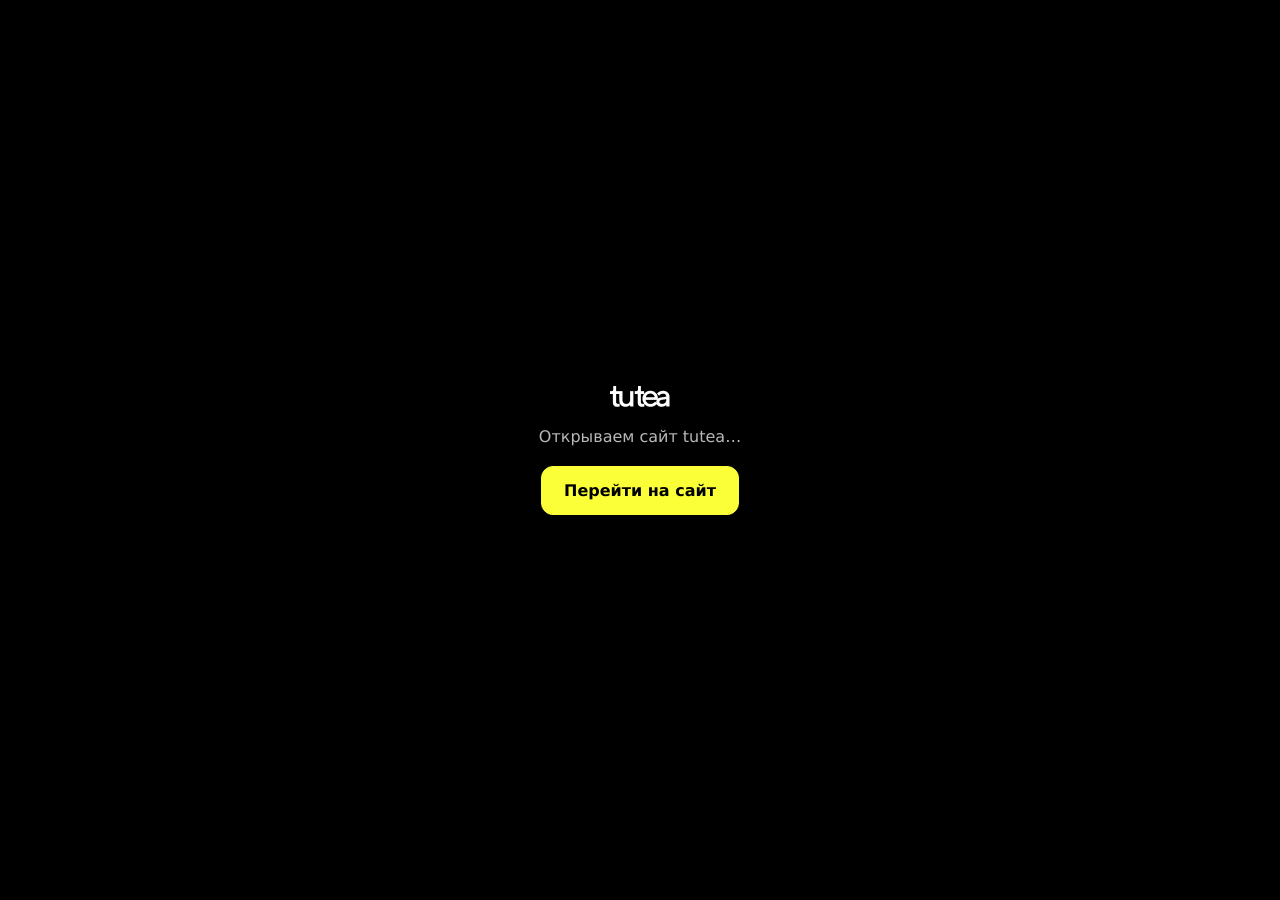
<file: qr.html>
<!DOCTYPE html>
<html lang="ru">
<head>
  <meta charset="UTF-8" />
  <meta name="viewport" content="width=device-width, initial-scale=1.0" />
  <meta name="robots" content="noindex, nofollow" />
  <link rel="icon" href="favicon-96.png" type="image/png" sizes="96x96" />
  <link rel="icon" href="favicon.ico" sizes="32x32" />
  <link rel="icon" href="assets/favicon-32.png" sizes="32x32" />
  <link rel="icon" href="assets/favicon.svg" type="image/svg+xml" />
  <title>Открываем tutea</title>
  <link rel="stylesheet" href="style.css?v=site-20260626-1" />
  <script src="analytics.js?v=1" defer></script>
  <script src="qr-redirect.js?v=1" defer></script>
  <noscript><meta http-equiv="refresh" content="0;url=index.html?utm_source=qr&amp;utm_medium=offline&amp;utm_campaign=main_qr" /></noscript>
</head>
<body>
  <noscript><div><img src="https://mc.yandex.ru/watch/110065875" style="position:absolute; left:-9999px;" alt="" /></div></noscript>
  <main class="qr-redirect-page">
    <img src="assets/tu-tea-logo.png" alt="tutea" width="60" height="21" />
    <p>Открываем сайт tutea…</p>
    <a class="button" href="index.html?utm_source=qr&amp;utm_medium=offline&amp;utm_campaign=main_qr">Перейти на сайт</a>
  </main>
</body>
</html>
</file>
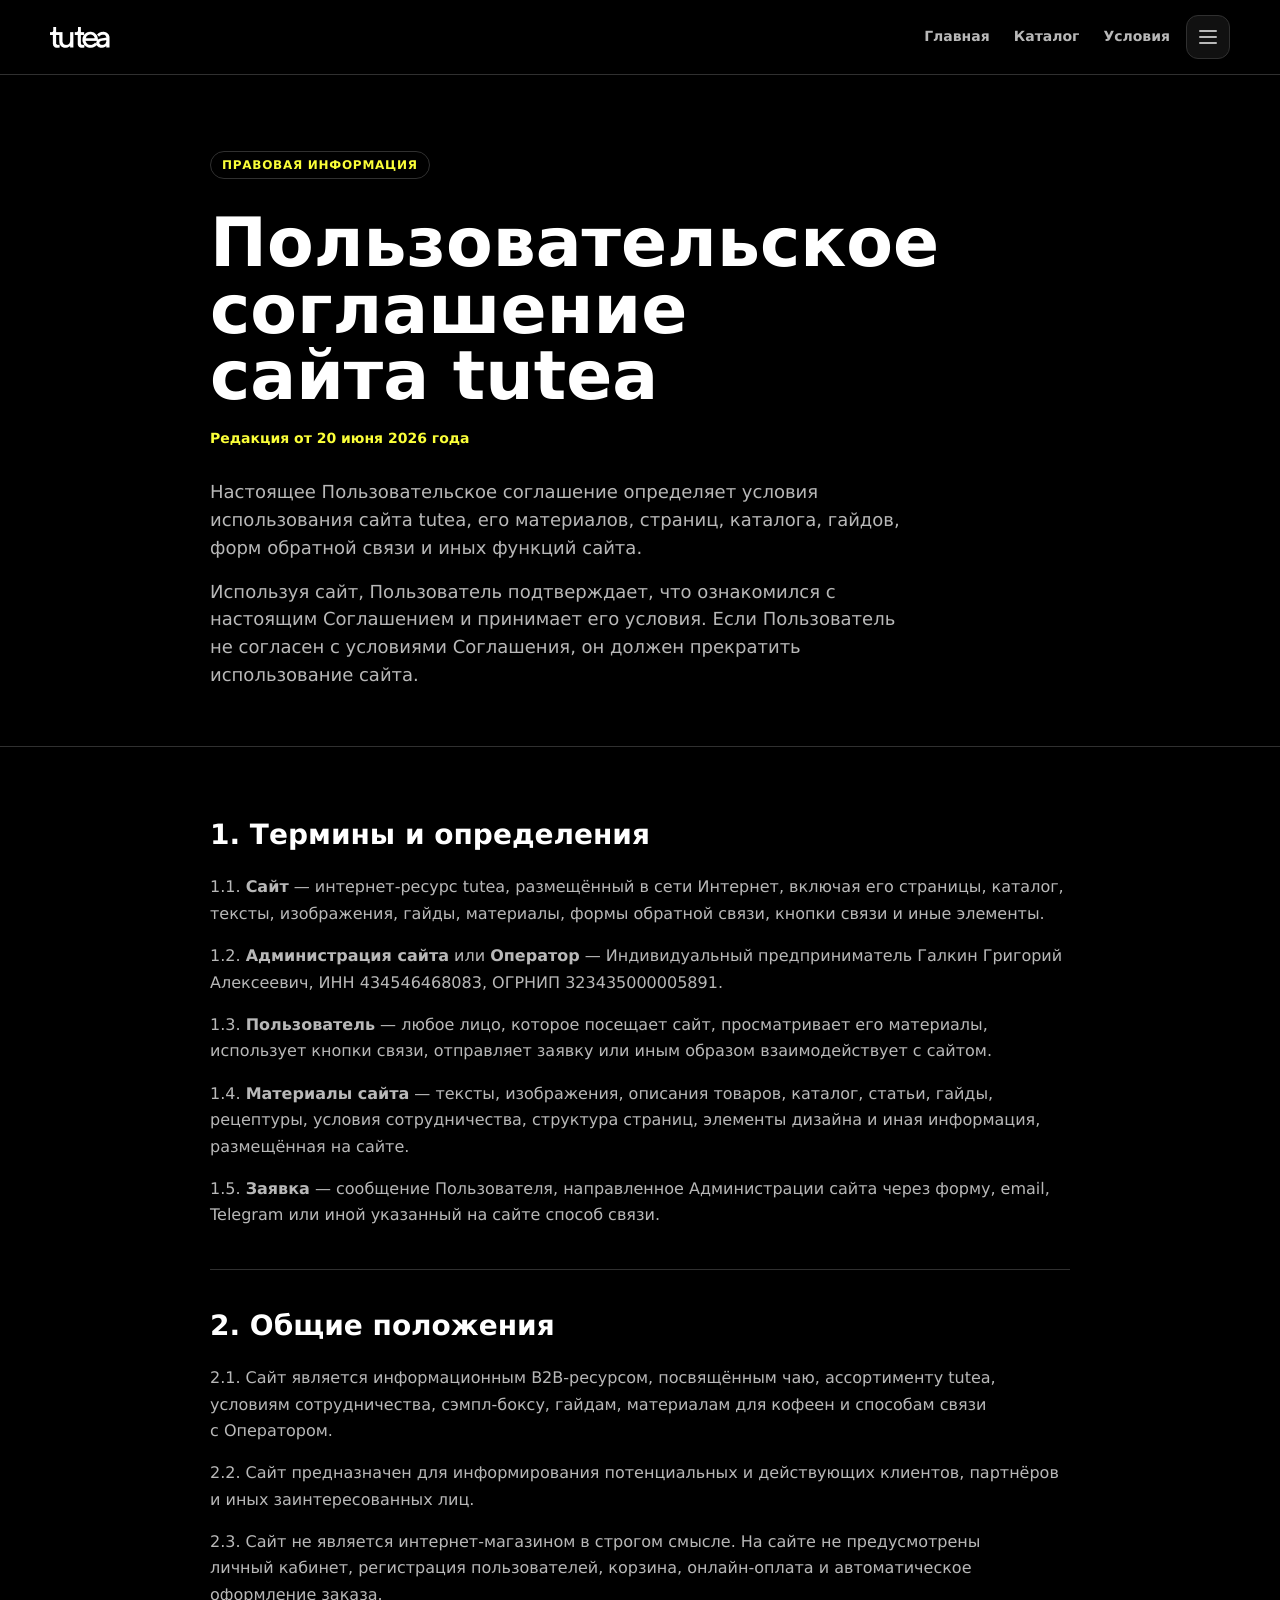
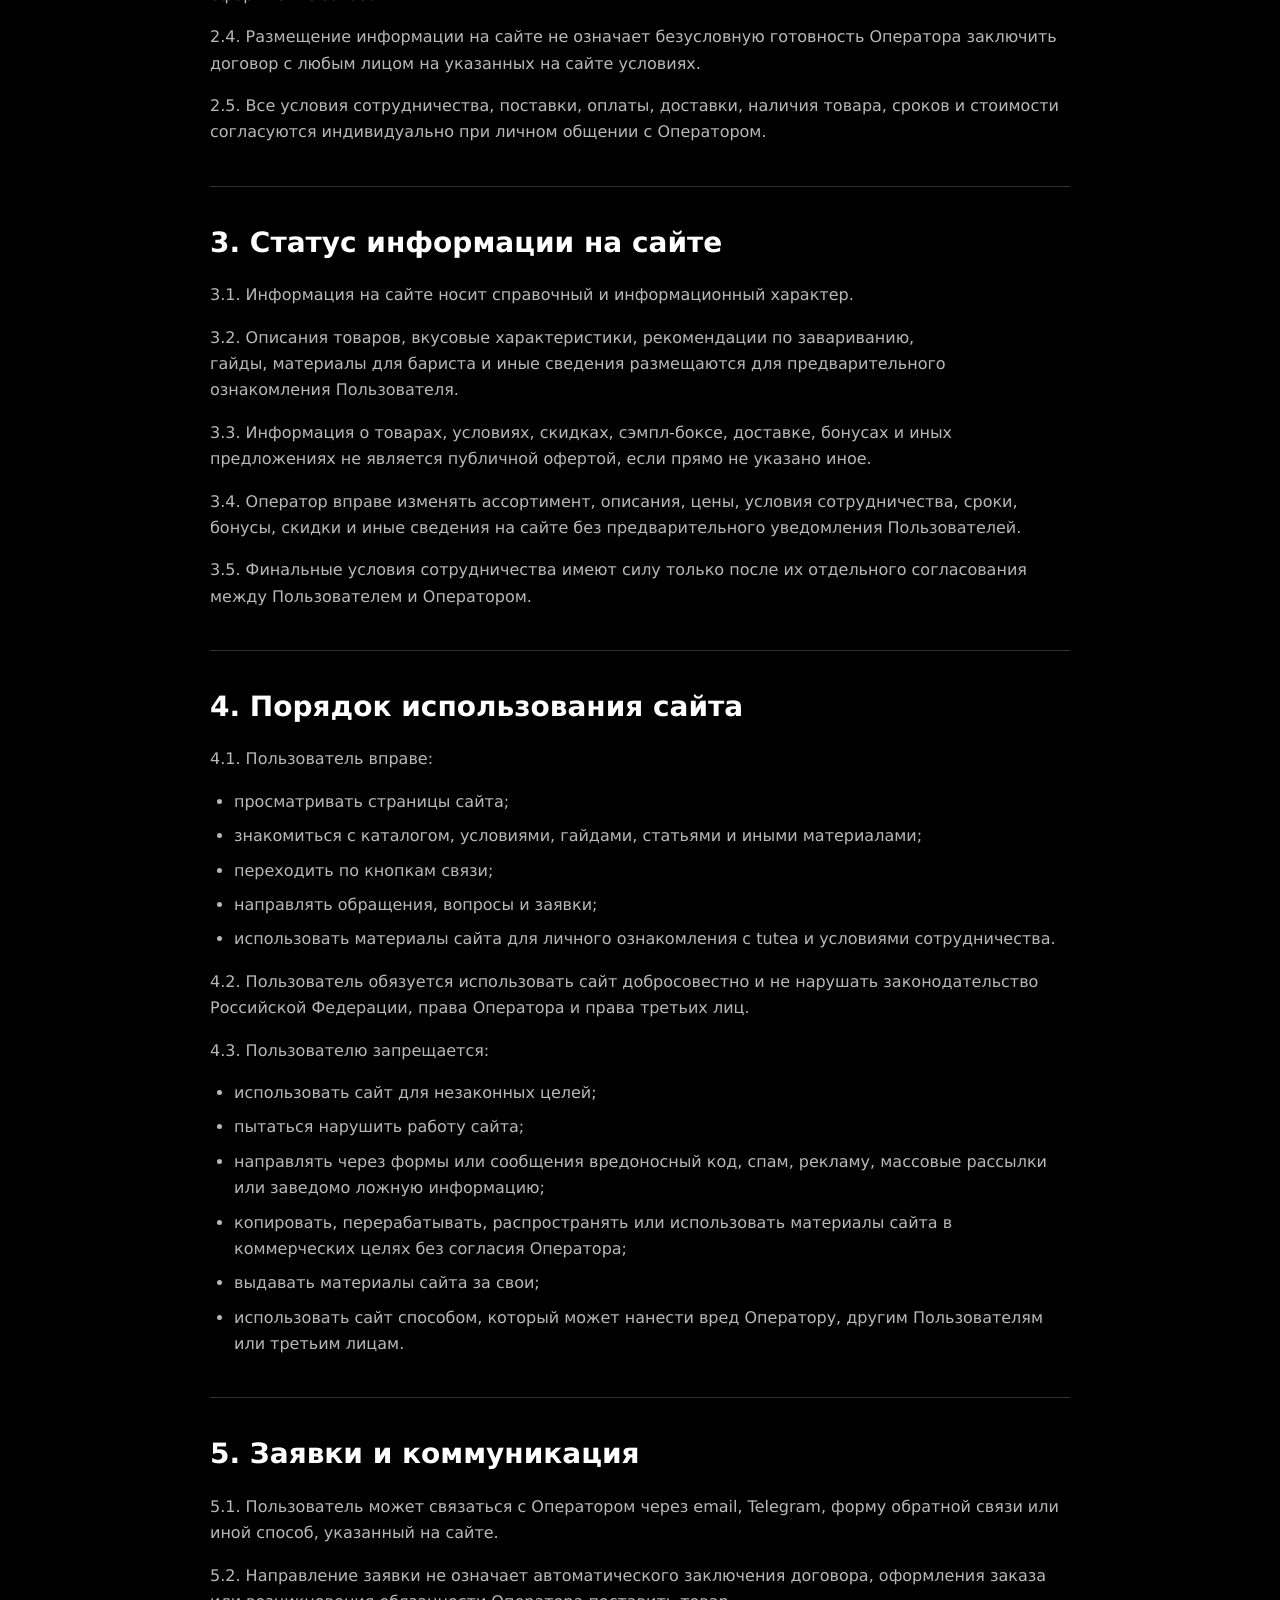
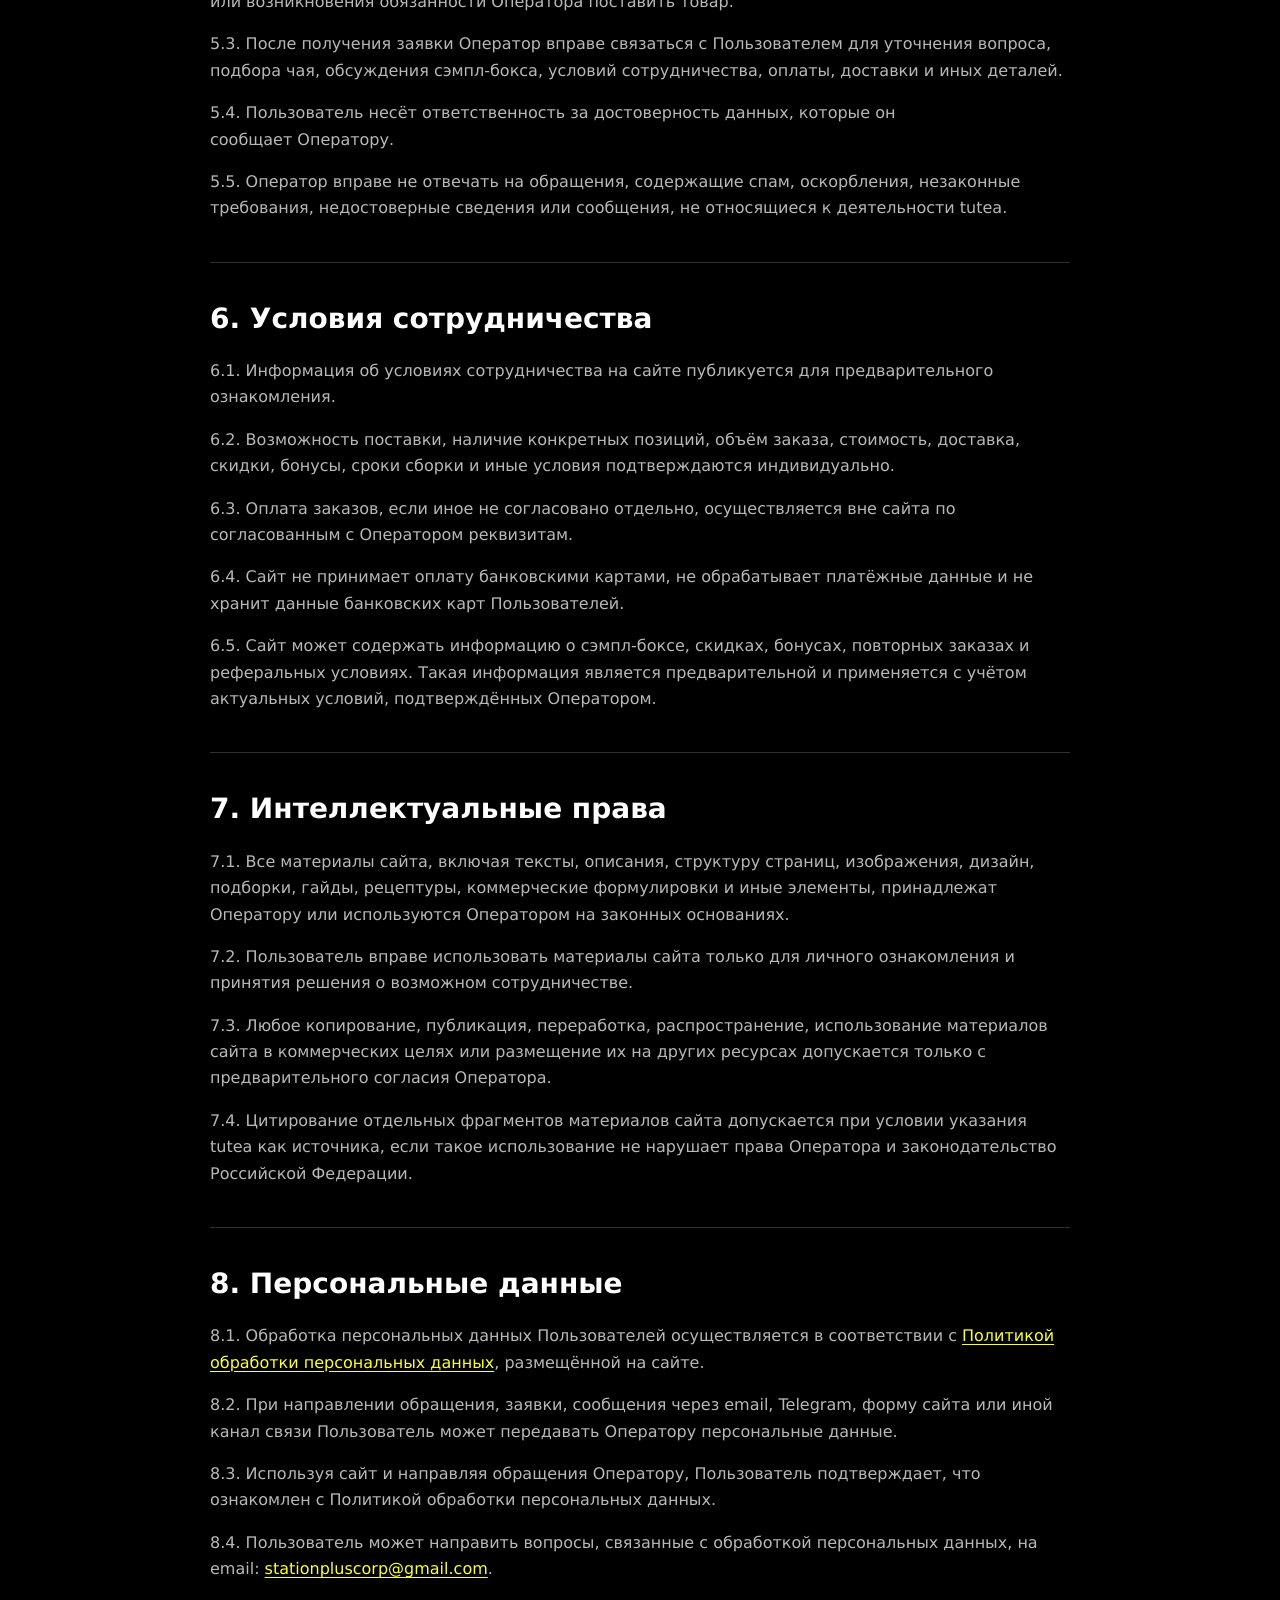
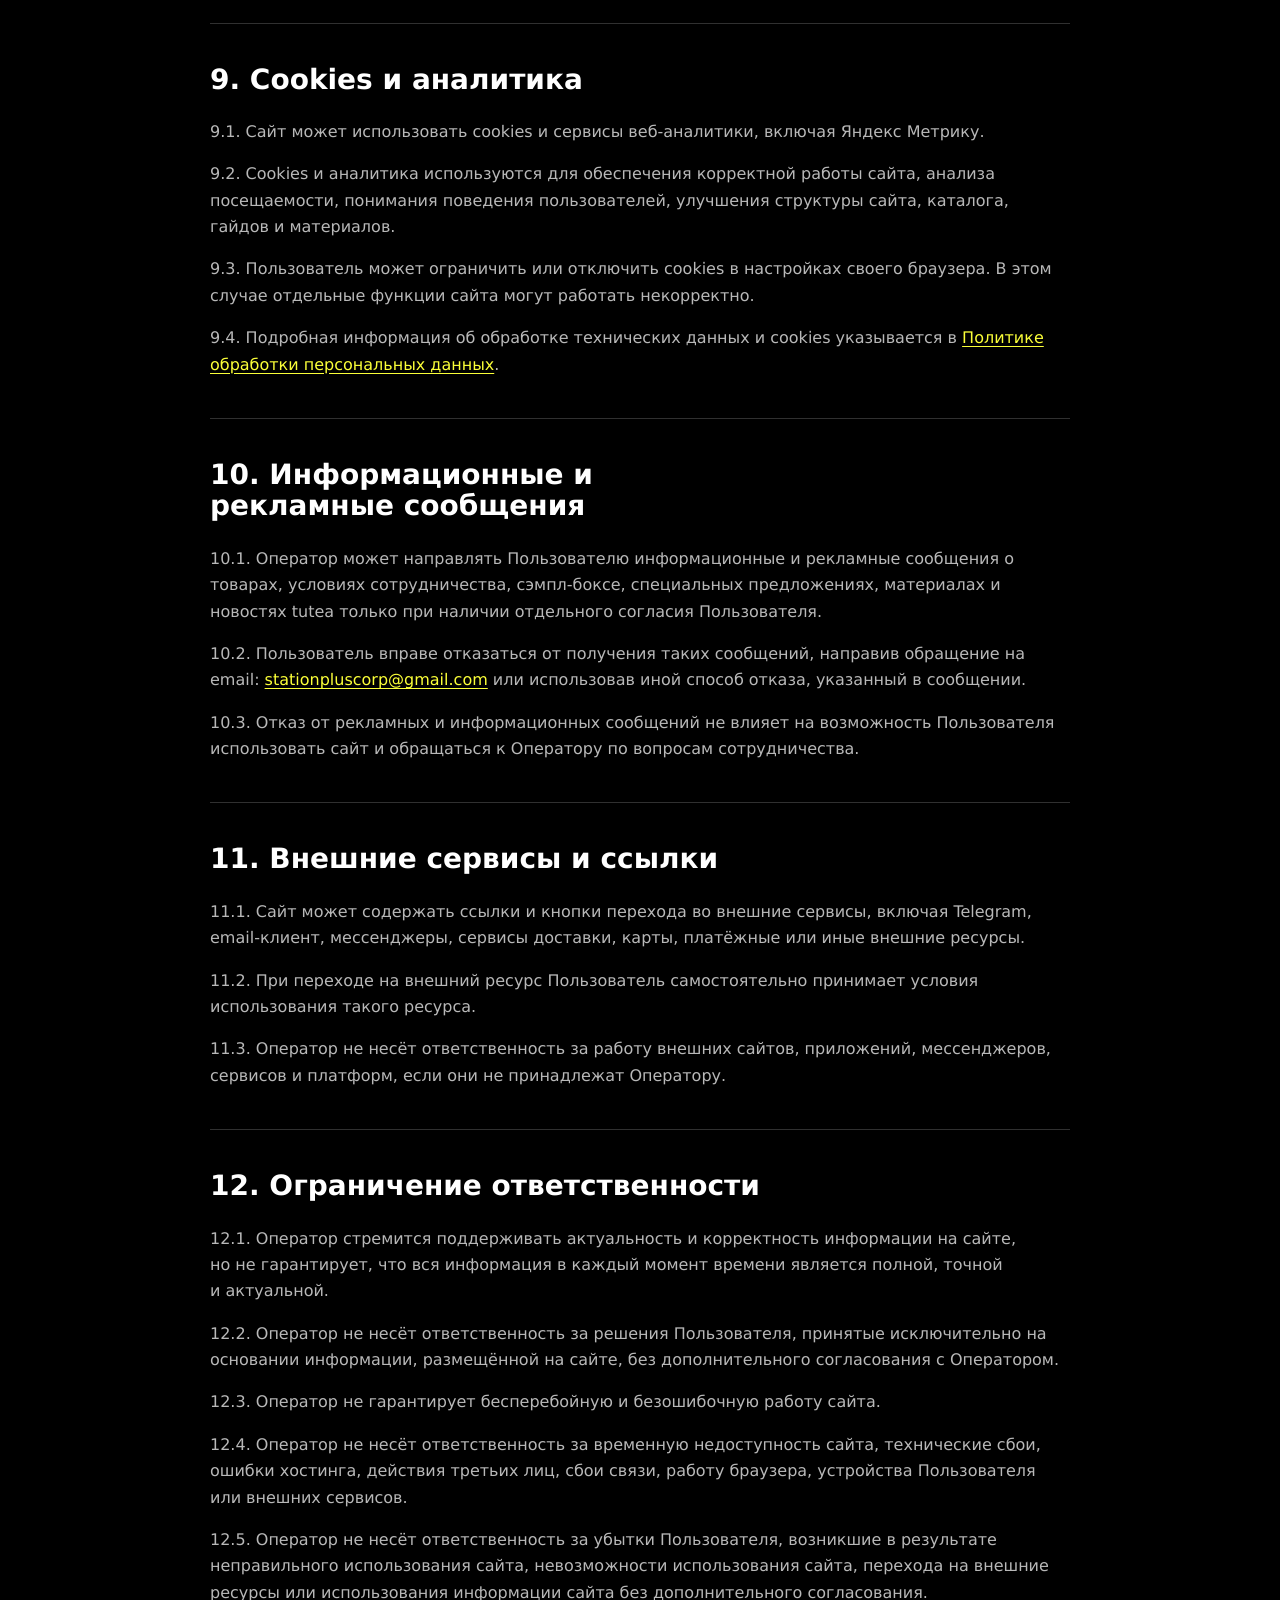
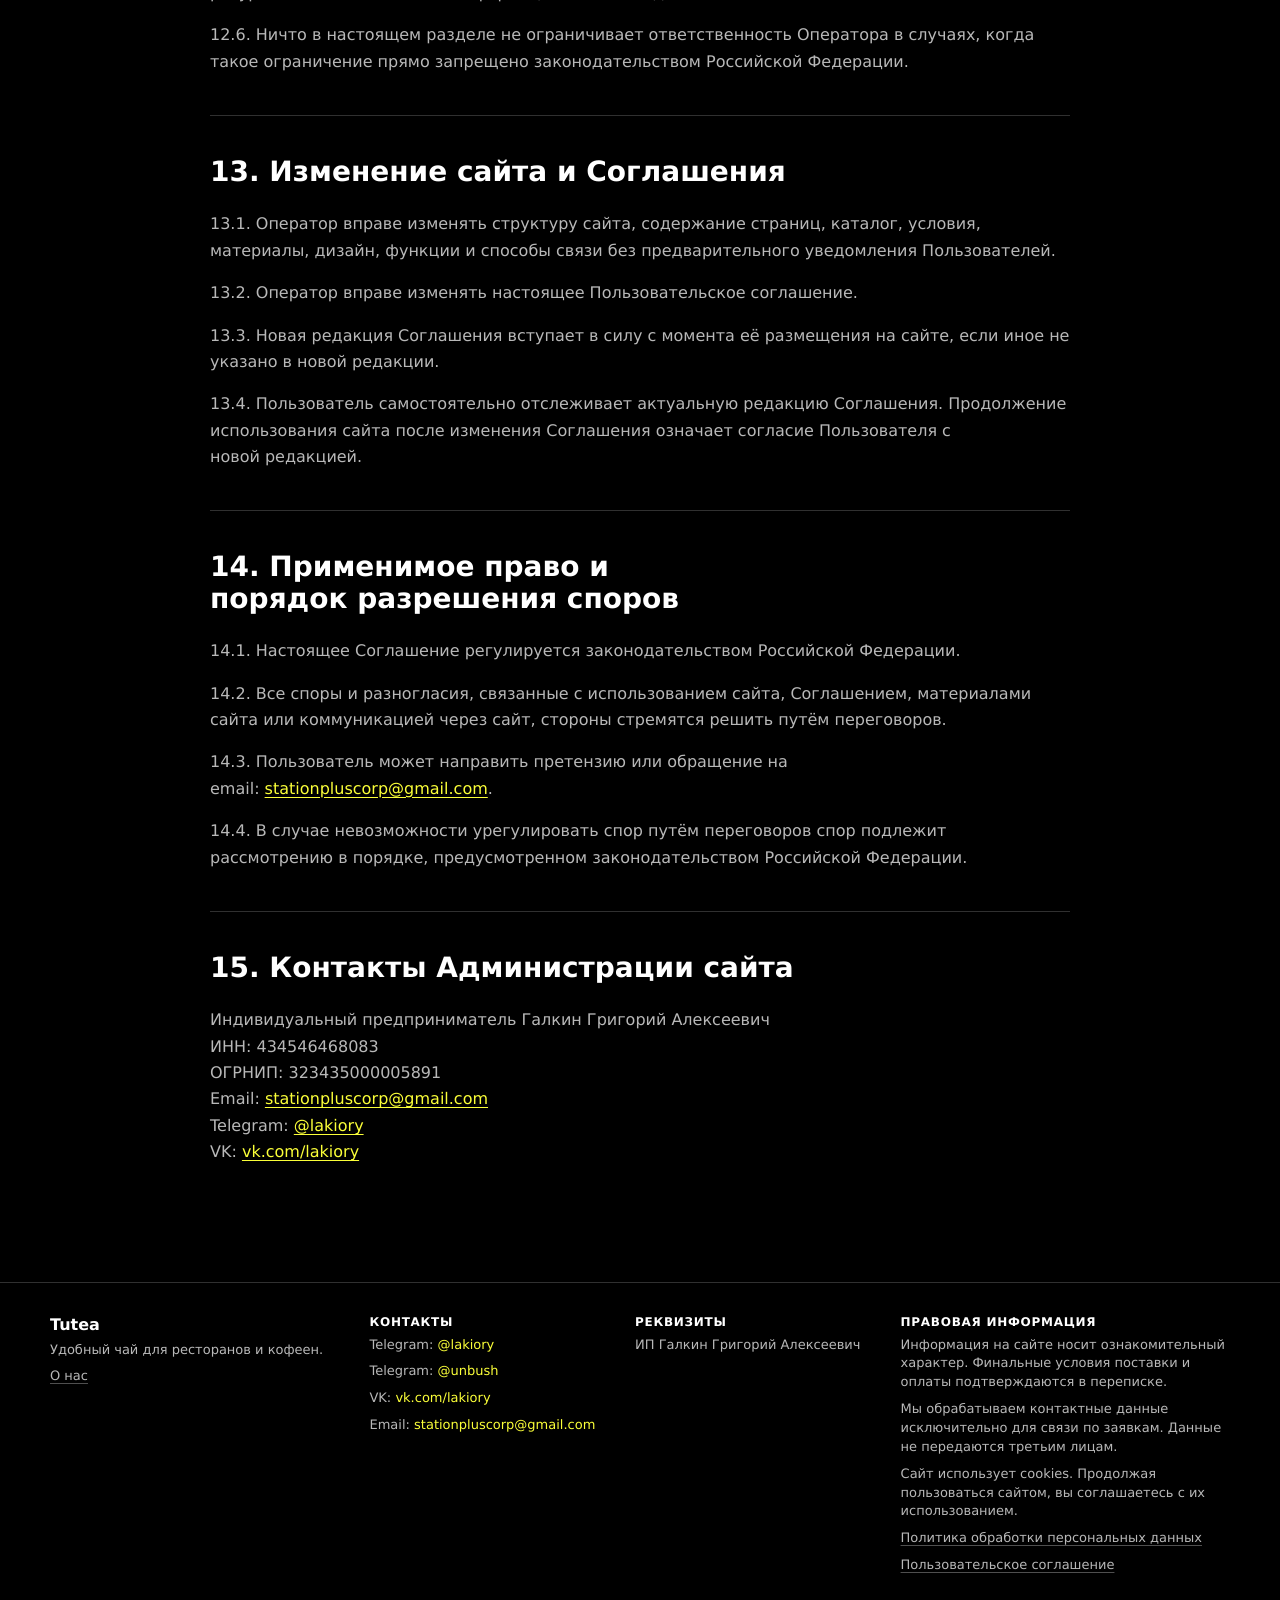
<file: terms.html>
<!DOCTYPE html>
<html lang="ru">
<head>
  <meta charset="UTF-8" />
  <meta name="viewport" content="width=device-width, initial-scale=1.0" />
  <link rel="icon" href="favicon-96.png" type="image/png" sizes="96x96" />
  <link rel="icon" href="favicon.ico" sizes="32x32" />
  <link rel="icon" href="assets/favicon-32.png" sizes="32x32" />
  <link rel="icon" href="assets/favicon.svg" type="image/svg+xml" />
  <link rel="apple-touch-icon" href="assets/apple-touch-icon.png" />
  <title>Пользовательское соглашение — Tutea</title>
  <meta name="description" content="Пользовательское соглашение сайта Tutea." />
  <link rel="canonical" href="https://tutea-store.github.io/b2b/terms.html" />
  <link rel="stylesheet" href="style.css?v=site-20260626-1" />
  <script src="analytics.js?v=1" defer></script>
</head>
<body>
  <noscript><div><img src="https://mc.yandex.ru/watch/110065875" style="position:absolute; left:-9999px;" alt="" /></div></noscript>
  <header class="header">
    <div class="container">
      <a class="logo" href="index.html" aria-label="tu tea">
        <img src="assets/tu-tea-logo.png" alt="tu tea" width="60" height="21" />
      </a>
      <nav class="nav" aria-label="Основная навигация">
        <div class="nav-primary">
          <a class="nav-home" href="index.html">Главная</a>
          <a href="catalog.html">Каталог</a>
          <a href="conditions.html">Условия</a>
        </div>
        <details class="more-menu">
          <summary aria-label="Открыть дополнительное меню">
            <span class="menu-icon" aria-hidden="true"></span>
          </summary>
          <div class="more-menu-panel">
            <a href="about.html">О нас</a>
            <a href="guide.html">Гайд</a>
            <a href="materials.html">Материалы</a>
            <a href="individuals.html">Чай домой</a>
            <a href="calculator.html">Калькулятор</a>
            <a href="contacts.html">Контакты</a>
          </div>
        </details>
      </nav>
    </div>
  </header>

  <main class="legal-page">
    <section class="legal-hero">
      <div class="container legal-container">
        <span class="section-label">Правовая информация</span>
        <h1>Пользовательское соглашение сайта tutea</h1>
        <p class="legal-date">Редакция от 20 июня 2026 года</p>
        <p class="legal-lead">Настоящее Пользовательское соглашение определяет условия использования сайта tutea, его материалов, страниц, каталога, гайдов, форм обратной связи и иных функций сайта.</p>
        <p class="legal-lead">Используя сайт, Пользователь подтверждает, что ознакомился с настоящим Соглашением и принимает его условия. Если Пользователь не согласен с условиями Соглашения, он должен прекратить использование сайта.</p>
      </div>
    </section>

    <article class="legal-document container legal-container">
      <section>
        <h2>1. Термины и определения</h2>
        <p>1.1. <strong>Сайт</strong> — интернет-ресурс tutea, размещённый в сети Интернет, включая его страницы, каталог, тексты, изображения, гайды, материалы, формы обратной связи, кнопки связи и иные элементы.</p>
        <p>1.2. <strong>Администрация сайта</strong> или <strong>Оператор</strong> — Индивидуальный предприниматель Галкин Григорий Алексеевич, ИНН 434546468083, ОГРНИП 323435000005891.</p>
        <p>1.3. <strong>Пользователь</strong> — любое лицо, которое посещает сайт, просматривает его материалы, использует кнопки связи, отправляет заявку или иным образом взаимодействует с сайтом.</p>
        <p>1.4. <strong>Материалы сайта</strong> — тексты, изображения, описания товаров, каталог, статьи, гайды, рецептуры, условия сотрудничества, структура страниц, элементы дизайна и иная информация, размещённая на сайте.</p>
        <p>1.5. <strong>Заявка</strong> — сообщение Пользователя, направленное Администрации сайта через форму, email, Telegram или иной указанный на сайте способ связи.</p>
      </section>

      <section>
        <h2>2. Общие положения</h2>
        <p>2.1. Сайт является информационным B2B-ресурсом, посвящённым чаю, ассортименту tutea, условиям сотрудничества, сэмпл-боксу, гайдам, материалам для кофеен и способам связи с Оператором.</p>
        <p>2.2. Сайт предназначен для информирования потенциальных и действующих клиентов, партнёров и иных заинтересованных лиц.</p>
        <p>2.3. Сайт не является интернет-магазином в строгом смысле. На сайте не предусмотрены личный кабинет, регистрация пользователей, корзина, онлайн-оплата и автоматическое оформление заказа.</p>
        <p>2.4. Размещение информации на сайте не означает безусловную готовность Оператора заключить договор с любым лицом на указанных на сайте условиях.</p>
        <p>2.5. Все условия сотрудничества, поставки, оплаты, доставки, наличия товара, сроков и стоимости согласуются индивидуально при личном общении с Оператором.</p>
      </section>

      <section>
        <h2>3. Статус информации на сайте</h2>
        <p>3.1. Информация на сайте носит справочный и информационный характер.</p>
        <p>3.2. Описания товаров, вкусовые характеристики, рекомендации по завариванию, гайды, материалы для бариста и иные сведения размещаются для предварительного ознакомления Пользователя.</p>
        <p>3.3. Информация о товарах, условиях, скидках, сэмпл-боксе, доставке, бонусах и иных предложениях не является публичной офертой, если прямо не указано иное.</p>
        <p>3.4. Оператор вправе изменять ассортимент, описания, цены, условия сотрудничества, сроки, бонусы, скидки и иные сведения на сайте без предварительного уведомления Пользователей.</p>
        <p>3.5. Финальные условия сотрудничества имеют силу только после их отдельного согласования между Пользователем и Оператором.</p>
      </section>

      <section>
        <h2>4. Порядок использования сайта</h2>
        <p>4.1. Пользователь вправе:</p>
        <ul>
          <li>просматривать страницы сайта;</li>
          <li>знакомиться с каталогом, условиями, гайдами, статьями и иными материалами;</li>
          <li>переходить по кнопкам связи;</li>
          <li>направлять обращения, вопросы и заявки;</li>
          <li>использовать материалы сайта для личного ознакомления с tutea и условиями сотрудничества.</li>
        </ul>
        <p>4.2. Пользователь обязуется использовать сайт добросовестно и не нарушать законодательство Российской Федерации, права Оператора и права третьих лиц.</p>
        <p>4.3. Пользователю запрещается:</p>
        <ul>
          <li>использовать сайт для незаконных целей;</li>
          <li>пытаться нарушить работу сайта;</li>
          <li>направлять через формы или сообщения вредоносный код, спам, рекламу, массовые рассылки или заведомо ложную информацию;</li>
          <li>копировать, перерабатывать, распространять или использовать материалы сайта в коммерческих целях без согласия Оператора;</li>
          <li>выдавать материалы сайта за свои;</li>
          <li>использовать сайт способом, который может нанести вред Оператору, другим Пользователям или третьим лицам.</li>
        </ul>
      </section>

      <section>
        <h2>5. Заявки и коммуникация</h2>
        <p>5.1. Пользователь может связаться с Оператором через email, Telegram, форму обратной связи или иной способ, указанный на сайте.</p>
        <p>5.2. Направление заявки не означает автоматического заключения договора, оформления заказа или возникновения обязанности Оператора поставить товар.</p>
        <p>5.3. После получения заявки Оператор вправе связаться с Пользователем для уточнения вопроса, подбора чая, обсуждения сэмпл-бокса, условий сотрудничества, оплаты, доставки и иных деталей.</p>
        <p>5.4. Пользователь несёт ответственность за достоверность данных, которые он сообщает Оператору.</p>
        <p>5.5. Оператор вправе не отвечать на обращения, содержащие спам, оскорбления, незаконные требования, недостоверные сведения или сообщения, не относящиеся к деятельности tutea.</p>
      </section>

      <section>
        <h2>6. Условия сотрудничества</h2>
        <p>6.1. Информация об условиях сотрудничества на сайте публикуется для предварительного ознакомления.</p>
        <p>6.2. Возможность поставки, наличие конкретных позиций, объём заказа, стоимость, доставка, скидки, бонусы, сроки сборки и иные условия подтверждаются индивидуально.</p>
        <p>6.3. Оплата заказов, если иное не согласовано отдельно, осуществляется вне сайта по согласованным с Оператором реквизитам.</p>
        <p>6.4. Сайт не принимает оплату банковскими картами, не обрабатывает платёжные данные и не хранит данные банковских карт Пользователей.</p>
        <p>6.5. Сайт может содержать информацию о сэмпл-боксе, скидках, бонусах, повторных заказах и реферальных условиях. Такая информация является предварительной и применяется с учётом актуальных условий, подтверждённых Оператором.</p>
      </section>

      <section>
        <h2>7. Интеллектуальные права</h2>
        <p>7.1. Все материалы сайта, включая тексты, описания, структуру страниц, изображения, дизайн, подборки, гайды, рецептуры, коммерческие формулировки и иные элементы, принадлежат Оператору или используются Оператором на законных основаниях.</p>
        <p>7.2. Пользователь вправе использовать материалы сайта только для личного ознакомления и принятия решения о возможном сотрудничестве.</p>
        <p>7.3. Любое копирование, публикация, переработка, распространение, использование материалов сайта в коммерческих целях или размещение их на других ресурсах допускается только с предварительного согласия Оператора.</p>
        <p>7.4. Цитирование отдельных фрагментов материалов сайта допускается при условии указания tutea как источника, если такое использование не нарушает права Оператора и законодательство Российской Федерации.</p>
      </section>

      <section>
        <h2>8. Персональные данные</h2>
        <p>8.1. Обработка персональных данных Пользователей осуществляется в соответствии с <a href="privacy.html">Политикой обработки персональных данных</a>, размещённой на сайте.</p>
        <p>8.2. При направлении обращения, заявки, сообщения через email, Telegram, форму сайта или иной канал связи Пользователь может передавать Оператору персональные данные.</p>
        <p>8.3. Используя сайт и направляя обращения Оператору, Пользователь подтверждает, что ознакомлен с Политикой обработки персональных данных.</p>
        <p>8.4. Пользователь может направить вопросы, связанные с обработкой персональных данных, на email: <a href="mailto:stationpluscorp@gmail.com">stationpluscorp@gmail.com</a>.</p>
      </section>

      <section>
        <h2>9. Cookies и аналитика</h2>
        <p>9.1. Сайт может использовать cookies и сервисы веб-аналитики, включая Яндекс Метрику.</p>
        <p>9.2. Cookies и аналитика используются для обеспечения корректной работы сайта, анализа посещаемости, понимания поведения пользователей, улучшения структуры сайта, каталога, гайдов и материалов.</p>
        <p>9.3. Пользователь может ограничить или отключить cookies в настройках своего браузера. В этом случае отдельные функции сайта могут работать некорректно.</p>
        <p>9.4. Подробная информация об обработке технических данных и cookies указывается в <a href="privacy.html">Политике обработки персональных данных</a>.</p>
      </section>

      <section>
        <h2>10. Информационные и рекламные сообщения</h2>
        <p>10.1. Оператор может направлять Пользователю информационные и рекламные сообщения о товарах, условиях сотрудничества, сэмпл-боксе, специальных предложениях, материалах и новостях tutea только при наличии отдельного согласия Пользователя.</p>
        <p>10.2. Пользователь вправе отказаться от получения таких сообщений, направив обращение на email: <a href="mailto:stationpluscorp@gmail.com">stationpluscorp@gmail.com</a> или использовав иной способ отказа, указанный в сообщении.</p>
        <p>10.3. Отказ от рекламных и информационных сообщений не влияет на возможность Пользователя использовать сайт и обращаться к Оператору по вопросам сотрудничества.</p>
      </section>

      <section>
        <h2>11. Внешние сервисы и ссылки</h2>
        <p>11.1. Сайт может содержать ссылки и кнопки перехода во внешние сервисы, включая Telegram, email-клиент, мессенджеры, сервисы доставки, карты, платёжные или иные внешние ресурсы.</p>
        <p>11.2. При переходе на внешний ресурс Пользователь самостоятельно принимает условия использования такого ресурса.</p>
        <p>11.3. Оператор не несёт ответственность за работу внешних сайтов, приложений, мессенджеров, сервисов и платформ, если они не принадлежат Оператору.</p>
      </section>

      <section>
        <h2>12. Ограничение ответственности</h2>
        <p>12.1. Оператор стремится поддерживать актуальность и корректность информации на сайте, но не гарантирует, что вся информация в каждый момент времени является полной, точной и актуальной.</p>
        <p>12.2. Оператор не несёт ответственность за решения Пользователя, принятые исключительно на основании информации, размещённой на сайте, без дополнительного согласования с Оператором.</p>
        <p>12.3. Оператор не гарантирует бесперебойную и безошибочную работу сайта.</p>
        <p>12.4. Оператор не несёт ответственность за временную недоступность сайта, технические сбои, ошибки хостинга, действия третьих лиц, сбои связи, работу браузера, устройства Пользователя или внешних сервисов.</p>
        <p>12.5. Оператор не несёт ответственность за убытки Пользователя, возникшие в результате неправильного использования сайта, невозможности использования сайта, перехода на внешние ресурсы или использования информации сайта без дополнительного согласования.</p>
        <p>12.6. Ничто в настоящем разделе не ограничивает ответственность Оператора в случаях, когда такое ограничение прямо запрещено законодательством Российской Федерации.</p>
      </section>

      <section>
        <h2>13. Изменение сайта и Соглашения</h2>
        <p>13.1. Оператор вправе изменять структуру сайта, содержание страниц, каталог, условия, материалы, дизайн, функции и способы связи без предварительного уведомления Пользователей.</p>
        <p>13.2. Оператор вправе изменять настоящее Пользовательское соглашение.</p>
        <p>13.3. Новая редакция Соглашения вступает в силу с момента её размещения на сайте, если иное не указано в новой редакции.</p>
        <p>13.4. Пользователь самостоятельно отслеживает актуальную редакцию Соглашения. Продолжение использования сайта после изменения Соглашения означает согласие Пользователя с новой редакцией.</p>
      </section>

      <section>
        <h2>14. Применимое право и порядок разрешения споров</h2>
        <p>14.1. Настоящее Соглашение регулируется законодательством Российской Федерации.</p>
        <p>14.2. Все споры и разногласия, связанные с использованием сайта, Соглашением, материалами сайта или коммуникацией через сайт, стороны стремятся решить путём переговоров.</p>
        <p>14.3. Пользователь может направить претензию или обращение на email: <a href="mailto:stationpluscorp@gmail.com">stationpluscorp@gmail.com</a>.</p>
        <p>14.4. В случае невозможности урегулировать спор путём переговоров спор подлежит рассмотрению в порядке, предусмотренном законодательством Российской Федерации.</p>
      </section>

      <section>
        <h2>15. Контакты Администрации сайта</h2>
        <p>Индивидуальный предприниматель Галкин Григорий Алексеевич<br />ИНН: 434546468083<br />ОГРНИП: 323435000005891<br />Email: <a href="mailto:stationpluscorp@gmail.com">stationpluscorp@gmail.com</a><br />Telegram: <a href="https://t.me/lakiory" target="_blank" rel="noreferrer">@lakiory</a><br />VK: <a href="https://vk.com/lakiory" target="_blank" rel="noreferrer">vk.com/lakiory</a></p>
      </section>
    </article>
  </main>

  <footer class="footer">
    <div class="container footer-grid">
      <div class="footer-brand">
        <strong>Tutea</strong>
        <p>Удобный чай для ресторанов и&nbsp;кофеен.</p>
        <p><a class="footer-about-link" href="about.html">О нас</a></p>
      </div>
      <div class="footer-block">
        <h2>Контакты</h2>
        <p>Telegram: <a href="https://t.me/lakiory" target="_blank" rel="noreferrer">@lakiory</a></p>
        <p>Telegram: <a href="https://t.me/unbush" target="_blank" rel="noreferrer">@unbush</a></p>
        <p>VK: <a href="https://vk.com/lakiory" target="_blank" rel="noreferrer">vk.com/lakiory</a></p>
        <p>Email: <a href="mailto:stationpluscorp@gmail.com">stationpluscorp@gmail.com</a></p>
      </div>
      <div class="footer-block">
        <h2>Реквизиты</h2>
        <p>ИП Галкин Григорий Алексеевич</p>
      </div>
      <div class="footer-legal">
        <h2>Правовая информация</h2>
        <p>Информация на сайте носит ознакомительный характер. Финальные условия поставки и оплаты подтверждаются в переписке.</p>
        <p>Мы обрабатываем контактные данные исключительно для связи по заявкам. Данные не передаются третьим лицам.</p>
        <p>Сайт использует cookies. Продолжая пользоваться сайтом, вы соглашаетесь с их использованием.</p>
        <p><a class="footer-policy-link" href="privacy.html">Политика обработки персональных данных</a></p>
        <p><a class="footer-policy-link" href="terms.html" aria-current="page">Пользовательское соглашение</a></p>
      </div>
    </div>
  </footer>
</body>
</html>
</file>
<file: style.css>
:root {
  --color-bg: #000000;
  --color-surface: #111111;
  --color-surface-raised: #181818;
  --color-surface-muted: #202020;
  --color-text: #ffffff;
  --color-text-muted: #b8b8b8;
  --color-text-subtle: #7d7d7d;
  --color-primary: #fbff38;
  --color-primary-hover: #e5ea22;
  --color-primary-soft: rgba(251, 255, 56, 0.07);
  --color-border: #303030;
  --color-border-strong: #4f4f4f;
  --color-error: #e97968;
  --color-success: #9bcf86;
  --color-focus: #fbff38;

  --font-main: Mazzard, ui-sans-serif, system-ui, -apple-system, Roboto, sans-serif;

  --space-1: 4px;
  --space-2: 8px;
  --space-3: 12px;
  --space-4: 16px;
  --space-5: 20px;
  --space-6: 24px;
  --space-7: 32px;
  --space-8: 40px;
  --space-9: 56px;
  --space-10: 76px;

  --text-xs: 12px;
  --text-sm: 14px;
  --text-base: 16px;
  --text-md: 18px;
  --text-lg: 22px;
  --text-xl: 28px;
  --text-section: clamp(34px, 5vw, 56px);
  --text-hero: clamp(52px, 7vw, 90px);

  --radius-none: 0;
  --radius-sm: 12px;
  --radius-md: 18px;
  --radius-lg: 24px;
  --container: 1180px;
  --border: 1px solid var(--color-border);
  --focus-ring: 0 0 0 3px rgba(251, 255, 56, 0.2);
  --shadow-selected: inset 3px 0 0 var(--color-primary);
}

* {
  box-sizing: border-box;
}

html {
  scroll-behavior: smooth;
}

body {
  margin: 0;
  background: var(--color-bg);
  color: var(--color-text);
  font-family: var(--font-main);
  text-rendering: geometricPrecision;
}

h1,
h2,
h3,
h4 {
  text-wrap: balance;
}

p,
li {
  text-wrap: pretty;
}

button,
input {
  font: inherit;
}

button,
a,
input {
  -webkit-tap-highlight-color: transparent;
}

button,
.button {
  transition: background-color 160ms ease, border-color 160ms ease, color 160ms ease, transform 160ms ease;
}

button:not(:disabled):hover,
.button:hover {
  transform: translateY(-1px);
}

.visually-hidden {
  position: absolute;
  width: 1px;
  height: 1px;
  overflow: hidden;
  clip: rect(0 0 0 0);
  clip-path: inset(50%);
  white-space: nowrap;
}

:focus {
  outline: none;
}

:focus-visible {
  outline: 2px solid var(--color-focus);
  outline-offset: 3px;
}

.container {
  width: min(var(--container), 100% - var(--space-8));
  margin: 0 auto;
}

.header {
  position: sticky;
  top: 0;
  z-index: 10;
  border-bottom: var(--border);
  background: rgba(0, 0, 0, 0.92);
  backdrop-filter: blur(16px);
}

.header .container {
  display: flex;
  min-height: 74px;
  align-items: center;
  justify-content: space-between;
  gap: var(--space-7);
}

.logo {
  display: inline-flex;
  align-items: center;
  text-decoration: none;
}

.logo img {
  display: block;
  width: 60px;
  height: 21px;
}

.nav {
  display: flex;
  flex-wrap: nowrap;
  gap: var(--space-4);
  align-items: center;
}

.nav-primary {
  display: flex;
  gap: var(--space-6);
  align-items: center;
}

.nav a,
.more-menu summary {
  color: var(--color-text-muted);
  font-size: var(--text-sm);
  font-weight: 700;
  text-decoration: none;
  transition: color 160ms ease;
}

.nav a:hover,
.nav a[aria-current="page"] {
  color: var(--color-primary);
}

.more-menu {
  position: relative;
}

.more-menu summary {
  display: grid;
  width: 44px;
  height: 44px;
  place-items: center;
  border: var(--border);
  border-radius: var(--radius-sm);
  background: var(--color-surface);
  cursor: pointer;
  list-style: none;
}

.more-menu summary::-webkit-details-marker {
  display: none;
}

.more-menu summary:hover,
.more-menu[open] summary,
.more-menu.has-current summary {
  border-color: var(--color-primary);
}

.menu-icon,
.menu-icon::before,
.menu-icon::after {
  width: 18px;
  height: 2px;
  border-radius: 2px;
  background: currentColor;
}

.menu-icon {
  position: relative;
  display: block;
}

.menu-icon::before,
.menu-icon::after {
  position: absolute;
  left: 0;
  content: "";
}

.menu-icon::before {
  top: -6px;
}

.menu-icon::after {
  top: 6px;
}

.more-menu[open] .menu-icon {
  background: transparent;
}

.more-menu[open] .menu-icon::before {
  top: 0;
  transform: rotate(45deg);
}

.more-menu[open] .menu-icon::after {
  top: 0;
  transform: rotate(-45deg);
}

.more-menu-panel {
  position: absolute;
  top: calc(100% + var(--space-3));
  right: 0;
  display: grid;
  min-width: 190px;
  gap: var(--space-1);
  padding: var(--space-2);
  border: var(--border);
  border-radius: var(--radius-md);
  background: var(--color-surface-raised);
  box-shadow: 0 18px 50px rgba(0, 0, 0, 0.45);
}

.more-menu-panel a {
  padding: var(--space-3) var(--space-4);
  border-radius: var(--radius-sm);
  color: var(--color-text);
}

.more-menu-panel a:hover,
.more-menu-panel a[aria-current="page"] {
  background: var(--color-primary-soft);
  color: var(--color-primary);
}

.hero {
  min-height: 510px;
  padding: 104px 0 112px;
  border-bottom: var(--border);
  background: var(--color-bg);
}

.hero h1 {
  max-width: 940px;
  margin: 0 0 var(--space-6);
  color: var(--color-text);
  font-size: var(--text-hero);
  font-weight: 850;
  letter-spacing: 0;
  line-height: 0.98;
}

.page-title {
  max-width: 940px;
  margin: 0 0 var(--space-4);
  color: var(--color-text);
  font-size: clamp(42px, 6vw, 72px);
  font-weight: 850;
  letter-spacing: 0;
  line-height: 1;
}

.catalog-page {
  min-height: calc(100vh - 74px);
  padding-top: var(--space-9);
}

.subtle-text-link,
.subtle-text-link:visited,
.hero-guide-link,
.hero-guide-link:visited {
  color: var(--color-text-muted);
  text-decoration-color: var(--color-border-strong);
  text-decoration-thickness: 1px;
  text-underline-offset: 4px;
}

.subtle-text-link:hover,
.hero-guide-link:hover {
  color: var(--color-text);
  text-decoration-color: currentColor;
}

.accent-text-link,
.accent-text-link:visited {
  color: var(--color-primary);
  font-weight: inherit;
  text-decoration-color: rgba(251, 255, 56, 0.42);
  text-underline-offset: 4px;
}

.catalog-inline-materials,
.catalog-inline-materials:visited {
  color: var(--color-primary);
  font-weight: 850;
  text-decoration-color: rgba(251, 255, 56, 0.42);
  text-underline-offset: 4px;
}

.accent-text-link:hover,
.catalog-inline-materials:hover {
  color: var(--color-primary-hover);
  text-decoration-color: currentColor;
}

.service-guide-link,
.service-guide-link:visited {
  color: inherit;
  text-decoration-color: var(--color-border-strong);
  text-decoration-thickness: 1px;
  text-underline-offset: 3px;
}

.service-guide-link:hover {
  color: var(--color-text);
  text-decoration-color: currentColor;
}

.placeholder-page .section {
  min-height: 62vh;
  padding-top: var(--space-9);
}

.conditions-hero {
  padding: 104px 0 112px;
  border-bottom: var(--border);
}

.conditions-hero h1 {
  max-width: 960px;
  margin: 0 0 var(--space-6);
  font-size: var(--text-hero);
  font-weight: 850;
  line-height: 0.98;
}

.conditions-hero p {
  max-width: 840px;
  margin: 0;
  color: var(--color-text-muted);
  font-size: 20px;
  line-height: 1.55;
}

.service-system-section {
  padding: var(--space-9) 0;
}

.service-system-heading {
  max-width: 820px;
  margin-bottom: var(--space-6);
}

.service-system-heading p {
  max-width: 640px;
}

.service-system-heading h2 {
  font-size: clamp(34px, 4.4vw, 50px);
}

.service-flow {
  display: grid;
  grid-template-columns: minmax(190px, 0.72fr) 24px minmax(390px, 1.55fr) 24px minmax(190px, 0.72fr);
  gap: var(--space-2);
  align-items: stretch;
}

.service-client-steps {
  display: grid;
  gap: var(--space-2);
}

.service-flow-step {
  display: grid;
  grid-template-columns: 36px minmax(0, 1fr);
  min-height: 72px;
  gap: var(--space-3);
  align-items: center;
  padding: var(--space-4);
  border: var(--border);
  border-radius: var(--radius-sm);
  background: var(--color-surface);
}

.service-flow-step span {
  color: var(--color-primary);
  font-size: var(--text-sm);
  font-weight: 850;
}

.service-flow-step h3 {
  margin: 0;
  font-size: var(--text-md);
  font-weight: 850;
  line-height: 1.1;
}

.service-work {
  min-width: 0;
  padding: var(--space-4);
  border-color: var(--color-primary);
  border: 1px solid var(--color-primary);
  border-radius: var(--radius-sm);
  background: var(--color-primary-soft);
}

.service-work-heading {
  display: grid;
  grid-template-columns: 36px minmax(0, 1fr);
  gap: var(--space-3);
  align-items: center;
}

.service-work-heading span {
  color: var(--color-primary);
  font-size: var(--text-sm);
  font-weight: 850;
}

.service-work-heading h3 {
  margin: 0;
  font-size: var(--text-lg);
  line-height: 1.05;
}

.service-flow-arrow {
  align-self: center;
  color: var(--color-primary);
  font-size: var(--text-lg);
  text-align: center;
}

.service-capabilities {
  display: flex;
  flex-wrap: wrap;
  gap: 6px;
  margin: var(--space-4) 0 0;
  padding: 0;
  list-style: none;
}

.service-capabilities li {
  padding: 7px 10px;
  border: var(--border);
  border-radius: 999px;
  background: var(--color-surface);
  color: var(--color-text);
  font-size: var(--text-xs);
  font-weight: 750;
  line-height: 1.15;
}

.service-capabilities li::before {
  content: none;
}

.service-material-example {
  display: grid;
  grid-template-columns: auto minmax(0, 1fr) auto;
  gap: var(--space-2) var(--space-3);
  align-items: center;
  margin-top: var(--space-3);
  padding: 9px 10px;
  border: 1px solid rgba(251, 255, 56, 0.38);
  border-radius: 8px;
  background: var(--color-surface);
  color: var(--color-text);
  text-decoration: none;
}

.service-material-example > span {
  color: var(--color-primary);
  font-size: 10px;
  font-weight: 850;
  text-transform: uppercase;
  white-space: nowrap;
}

.service-material-example strong {
  font-size: var(--text-xs);
  line-height: 1.2;
}

.service-material-example em {
  color: var(--color-primary);
  font-size: 10px;
  font-style: normal;
  font-weight: 850;
  white-space: nowrap;
}

.service-material-example:hover {
  border-color: var(--color-primary-hover);
  background: var(--color-primary-soft);
}

.service-result {
  height: 100%;
}

.conditions-details .section-heading {
  margin-bottom: var(--space-8);
}

.conditions-list {
  border-top: var(--border);
}

.condition-row {
  display: grid;
  grid-template-columns: 52px minmax(240px, 0.78fr) minmax(0, 1.22fr);
  gap: var(--space-6);
  padding: var(--space-7) 0;
  border-bottom: var(--border);
}

.condition-index {
  padding-top: 5px;
  color: var(--color-primary);
  font-size: var(--text-sm);
  font-weight: 850;
}

.condition-title h3 {
  margin: 0;
  font-size: clamp(25px, 3vw, 38px);
  font-weight: 850;
  line-height: 1.04;
}

.condition-highlight,
.condition-heading-accent {
  color: var(--color-primary);
  font-weight: 850;
}

.condition-heading-accent {
  white-space: nowrap;
}

.condition-body > p {
  margin: 0;
  color: var(--color-text-muted);
  font-size: var(--text-md);
  line-height: 1.5;
}

.condition-points {
  display: grid;
  gap: var(--space-3);
  margin: var(--space-5) 0 0;
  padding: 0;
  list-style: none;
}

.condition-points li {
  position: relative;
  padding-left: var(--space-5);
  color: var(--color-text);
  font-size: var(--text-base);
  line-height: 1.4;
}

.condition-points li::before {
  position: absolute;
  top: 0.55em;
  left: 0;
  width: 7px;
  height: 7px;
  border-radius: 50%;
  background: var(--color-primary);
  content: "";
}

.condition-body .condition-note {
  margin-top: var(--space-5);
  padding: var(--space-4);
  border-left: 3px solid var(--color-primary);
  background: var(--color-primary-soft);
  color: var(--color-text);
  font-size: var(--text-base);
}

.condition-note strong {
  color: var(--color-primary);
}

.order-process {
  display: grid;
  grid-template-columns: repeat(2, minmax(0, 1fr));
  gap: var(--space-3);
  margin: 0;
  padding: 0;
  counter-reset: order-step;
  list-style: none;
}

.order-process li {
  display: flex;
  gap: var(--space-3);
  min-height: 64px;
  align-items: center;
  padding: var(--space-4);
  border: var(--border);
  border-radius: var(--radius-sm);
  background: var(--color-surface);
  color: var(--color-text);
  font-size: var(--text-sm);
  font-weight: 750;
  line-height: 1.3;
  counter-increment: order-step;
}

.order-process li::before {
  color: var(--color-primary);
  content: counter(order-step, decimal-leading-zero);
  font-size: var(--text-xs);
  font-weight: 850;
}

.conditions-cta {
  background: var(--color-surface);
}

.conditions-cta .container {
  display: grid;
  grid-template-columns: minmax(0, 1fr) auto;
  gap: var(--space-5) var(--space-8);
  align-items: end;
}

.conditions-cta h2 {
  max-width: 720px;
  margin: 0;
}

.conditions-cta p {
  grid-column: 1;
  max-width: 620px;
}

.conditions-cta .button,
.conditions-cta .cta-actions {
  grid-column: 2;
  grid-row: 1 / span 2;
}

.contacts-hero {
  min-height: 70vh;
}

.contacts-layout {
  display: grid;
  grid-template-columns: minmax(280px, 0.72fr) minmax(0, 1.28fr);
  gap: var(--space-10);
  align-items: start;
}

.contacts-intro {
  position: sticky;
  top: 112px;
}

.contacts-intro .page-title {
  max-width: 620px;
  margin-top: var(--space-3);
}

.section .contacts-intro > p {
  max-width: 540px;
  margin: 0 0 var(--space-7);
  color: var(--color-text-muted);
  font-size: var(--text-md);
  line-height: 1.55;
}

.contact-directions {
  border-top: var(--border);
}

.contact-direction {
  display: grid;
  grid-template-columns: 48px minmax(0, 1fr) auto;
  gap: var(--space-5);
  align-items: start;
  padding: var(--space-6) 0;
  border-bottom: var(--border);
}

.contact-direction > span {
  color: var(--color-primary);
  font-size: var(--text-sm);
  font-weight: 850;
}

.contact-direction h2 {
  margin: 0 0 var(--space-2);
  font-size: clamp(22px, 3vw, 32px);
  line-height: 1.05;
}

.contact-direction p {
  margin: 0;
  color: var(--color-text-muted);
  font-size: var(--text-base);
  line-height: 1.45;
}

.contact-direction > a,
.contact-links a {
  color: var(--color-primary);
  font-size: var(--text-base);
  font-weight: 850;
  text-decoration: none;
  overflow-wrap: anywhere;
}

.contact-direction > a:hover,
.contact-links a:hover {
  color: var(--color-primary-hover);
}

.contact-links {
  display: flex;
  flex-wrap: wrap;
  justify-content: flex-end;
  gap: var(--space-2) var(--space-4);
}

.materials-hero {
  padding: 104px 0 96px;
  border-bottom: var(--border);
}

.materials-hero .page-title {
  margin-bottom: var(--space-5);
}

.materials-hero p {
  max-width: 680px;
  margin: 0;
  color: var(--color-text-muted);
  font-size: 20px;
  line-height: 1.55;
}

.materials-section-heading {
  display: grid;
  grid-template-columns: minmax(0, 1fr) minmax(320px, 0.72fr);
  gap: var(--space-8);
  align-items: end;
  margin-bottom: var(--space-8);
}

.materials-section-heading h2 {
  margin-bottom: 0;
}

.materials-section-heading p {
  max-width: 520px;
}

.materials-preview-grid {
  display: grid;
  grid-template-columns: repeat(4, minmax(0, 1fr));
  gap: var(--space-4);
}

.materials-card-explainer {
  display: grid;
  grid-template-columns: repeat(2, minmax(0, 1fr));
  gap: var(--space-8);
  margin-bottom: var(--space-7);
  padding-top: var(--space-6);
  border-top: var(--border);
}

.materials-card-explainer p {
  max-width: 520px;
  font-size: var(--text-base);
}

.materials-card-explainer strong {
  color: var(--color-text);
}

.materials-preview-intro {
  margin-bottom: var(--space-4) !important;
  color: var(--color-text) !important;
  font-size: var(--text-sm) !important;
  font-weight: 850;
}

.material-preview {
  min-width: 0;
  margin: 0;
}

.material-preview img {
  display: block;
  width: 100%;
  height: auto;
  aspect-ratio: 74 / 105;
  border: var(--border);
  border-radius: 8px;
  background: #ffffff;
  object-fit: cover;
}

.material-preview figcaption {
  margin-top: var(--space-3);
  color: var(--color-text-muted);
  font-size: var(--text-sm);
  font-weight: 750;
}

.materials-download {
  display: grid;
  grid-template-columns: minmax(0, 1fr) minmax(240px, auto);
  gap: var(--space-8);
  align-items: center;
  margin-top: var(--space-9);
  padding: var(--space-8) 0;
  border-top: var(--border);
  border-bottom: var(--border);
}

.materials-download-kicker {
  display: block;
  margin-bottom: var(--space-3);
  color: var(--color-primary);
  font-size: var(--text-xs);
  font-weight: 850;
  letter-spacing: 0.06em;
  text-transform: uppercase;
}

.materials-download h3 {
  margin: 0 0 var(--space-3);
  font-size: var(--text-xl);
  line-height: 1.05;
}

.materials-download p {
  max-width: 640px;
  font-size: var(--text-base);
}

.materials-download-actions {
  display: grid;
  gap: var(--space-3);
  min-width: 250px;
}

.button.is-secondary {
  border-color: var(--color-border-strong);
  background: transparent;
  color: var(--color-text);
}

.button.is-secondary:hover {
  border-color: var(--color-text-muted);
  background: var(--color-surface-raised);
}

.materials-pdf-links {
  display: flex;
  flex-wrap: wrap;
  justify-content: space-between;
  gap: var(--space-2) var(--space-4);
  padding-top: var(--space-1);
}

.materials-pdf-links a {
  color: var(--color-text-muted);
  font-size: var(--text-xs);
  text-underline-offset: 3px;
}

.materials-pdf-links a:hover {
  color: var(--color-text);
}

.materials-future-list {
  margin: 0;
  padding: 0;
  border-top: var(--border);
  list-style: none;
}

.materials-future-list li {
  display: grid;
  grid-template-columns: 52px minmax(0, 1fr) auto;
  gap: var(--space-5);
  align-items: center;
  padding: var(--space-5) 0;
  border-bottom: var(--border);
}

.materials-future-list span {
  color: var(--color-primary);
  font-size: var(--text-xs);
  font-weight: 850;
}

.materials-future-list strong {
  font-size: var(--text-md);
}

.materials-future-list small {
  color: var(--color-text-subtle);
  font-size: var(--text-xs);
  font-weight: 750;
  text-transform: uppercase;
}

.materials-contact-cta {
  background: var(--color-surface);
}

.materials-contact-cta .container {
  display: grid;
  grid-template-columns: minmax(0, 1fr) auto;
  gap: var(--space-8);
  align-items: end;
}

.materials-contact-cta h2 {
  max-width: 760px;
}

.materials-contact-cta p {
  max-width: 640px;
}

.materials-contact-cta .button,
.materials-contact-actions {
  align-self: end;
}

.hero p {
  max-width: 650px;
  margin: 0 0 var(--space-8);
  color: var(--color-text-muted);
  font-size: 20px;
  line-height: 1.55;
}

.button,
.send-order-button {
  min-height: 48px;
  border: 1px solid var(--color-primary);
  border-radius: var(--radius-sm);
  background: var(--color-primary);
  color: var(--color-bg);
  cursor: pointer;
  font-weight: 850;
}

.button {
  display: inline-flex;
  align-items: center;
  justify-content: center;
  padding: 14px 22px;
  text-decoration: none;
}

.cta-actions {
  display: flex;
  flex-wrap: wrap;
  gap: var(--space-3);
  align-items: center;
}

.button:hover,
.send-order-button:hover {
  border-color: var(--color-primary-hover);
  background: var(--color-primary-hover);
}

.section,
.order-section {
  padding: var(--space-10) 0;
  border-bottom: var(--border);
}

.section h2,
.order-section h2 {
  margin: 0 0 var(--space-4);
  color: var(--color-text);
  font-size: var(--text-section);
  font-weight: 850;
  letter-spacing: 0;
  line-height: 1;
}

.section p,
.order-section p {
  margin: 0;
  color: var(--color-text-muted);
  font-size: var(--text-md);
  line-height: 1.55;
}

.section-intro {
  max-width: 700px;
  margin-bottom: var(--space-8) !important;
}

.section-heading {
  max-width: 760px;
  margin-bottom: var(--space-8);
}

.section-heading .section-intro {
  margin-bottom: 0 !important;
}

.partners-section {
  overflow: hidden;
}

.partners-track {
  display: grid;
  grid-template-columns: repeat(3, minmax(0, 1fr));
  gap: var(--space-4);
}

.partner-card {
  overflow: hidden;
  border: var(--border);
  border-radius: var(--radius-lg);
  background: var(--color-surface);
}

.partner-card img {
  display: block;
  width: 100%;
  aspect-ratio: 4 / 3;
  object-fit: cover;
}

.partner-card h3 {
  margin: 0;
  padding: var(--space-5);
  color: var(--color-text);
  font-size: var(--text-lg);
  font-weight: 850;
  line-height: 1.1;
}

.quiet-about-note {
  max-width: 560px;
  margin: var(--space-5) 0 0;
  color: var(--color-text-subtle);
  font-size: var(--text-sm);
  line-height: 1.45;
}

.quiet-about-note a,
.quiet-about-note a:visited {
  color: var(--color-text-muted);
  text-decoration-color: var(--color-border-strong);
  text-underline-offset: 4px;
}

.quiet-about-note a:hover {
  color: var(--color-text);
}

.why-list {
  display: grid;
  margin: 0;
  padding: 0;
  border-top: var(--border);
  list-style: none;
}

.why-list li {
  display: grid;
  grid-template-columns: 72px minmax(220px, 0.8fr) minmax(0, 1.2fr);
  gap: var(--space-6);
  align-items: baseline;
  padding: var(--space-6) 0;
  border-bottom: var(--border);
}

.why-list span {
  color: var(--color-primary);
  font-size: var(--text-sm);
  font-weight: 850;
}

.why-list h3 {
  margin: 0;
  color: var(--color-text);
  font-size: clamp(22px, 3vw, 34px);
  font-weight: 850;
  line-height: 1;
}

.why-list p {
  margin: 0;
  color: var(--color-text-muted);
  font-size: var(--text-md);
  line-height: 1.4;
}

.why-materials-link,
.why-materials-link:visited {
  display: block;
  width: fit-content;
  margin-top: var(--space-3);
  color: var(--color-primary);
  font-size: inherit;
  font-weight: 700;
  line-height: inherit;
  text-decoration-color: rgba(251, 255, 56, 0.42);
  text-underline-offset: 4px;
}

.why-materials-link:hover {
  color: var(--color-primary-hover);
  text-decoration-color: currentColor;
}

.why-material-example {
  display: grid;
  grid-template-columns: 568px minmax(0, 1fr);
  width: min(100%, 900px);
  gap: var(--space-4);
  align-items: center;
  margin-top: var(--space-6);
  color: var(--color-text);
}

.why-material-thumbnails {
  display: grid;
  grid-template-columns: repeat(2, minmax(0, 280px));
  gap: var(--space-2);
}

.why-material-thumbnails img {
  display: block;
  width: 100%;
  height: auto;
  aspect-ratio: 74 / 105;
  border: var(--border);
  border-radius: 6px;
  background: #ffffff;
  object-fit: cover;
}

.why-material-example > span {
  min-width: 0;
}

.why-material-example strong {
  display: block;
  font-size: var(--text-base);
  line-height: 1.25;
}

.ready-menu-section {
  background: var(--color-bg);
}

.ready-menu-layout {
  display: grid;
  grid-template-columns: minmax(0, 0.92fr) minmax(420px, 1.08fr);
  gap: var(--space-8);
  align-items: start;
}

.ready-menu-copy {
  position: sticky;
  top: 112px;
}

.section-label {
  display: inline-flex;
  margin-bottom: var(--space-4);
  padding: 7px 11px;
  border: var(--border);
  border-radius: 999px;
  color: var(--color-primary);
  font-size: var(--text-xs);
  font-weight: 850;
  letter-spacing: 0.06em;
  line-height: 1;
  text-transform: uppercase;
}

.ready-menu-copy p {
  max-width: 600px;
}

.ready-menu-copy .ready-menu-guide {
  margin-top: var(--space-5);
}

.cups-badge {
  display: grid;
  max-width: 360px;
  gap: var(--space-2);
  margin-top: var(--space-7);
  padding: var(--space-5);
  border: 1px solid rgba(251, 255, 56, 0.36);
  border-radius: var(--radius-lg);
  background: var(--color-primary-soft);
}

.cups-badge strong {
  color: var(--color-primary);
  font-size: clamp(26px, 3vw, 36px);
  font-weight: 850;
  line-height: 1;
}

.cups-badge span {
  color: var(--color-text-muted);
  font-size: var(--text-sm);
  line-height: 1.4;
}

.ready-order-card {
  overflow: hidden;
  border: var(--border);
  border-radius: var(--radius-lg);
  background: var(--color-surface);
}

.ready-order-header {
  display: flex;
  justify-content: space-between;
  gap: var(--space-5);
  align-items: flex-start;
  padding: var(--space-6);
  border-bottom: var(--border);
  background: var(--color-surface-raised);
}

.ready-order-header span {
  display: block;
  margin-bottom: var(--space-2);
  color: var(--color-text-subtle);
  font-size: var(--text-xs);
  font-weight: 850;
  letter-spacing: 0.06em;
  text-transform: uppercase;
}

.ready-order-header h3 {
  margin: 0;
  color: var(--color-text);
  font-size: var(--text-xl);
  font-weight: 850;
  line-height: 1.05;
}

.ready-order-header > strong {
  flex: 0 0 auto;
  padding: 9px 11px;
  border-radius: 999px;
  background: var(--color-primary);
  color: var(--color-bg);
  font-size: var(--text-sm);
  font-weight: 850;
  line-height: 1;
}

.ready-order-list {
  display: grid;
}

.ready-order-item {
  display: grid;
  grid-template-columns: 64px minmax(0, 1fr) auto;
  gap: var(--space-4);
  align-items: center;
  padding: var(--space-5) var(--space-6);
  border-bottom: var(--border);
}

.ready-order-image {
  display: block;
  width: 64px;
  height: 64px;
  border: var(--border);
  border-radius: var(--radius-sm);
  background: #f4f4f2;
  object-fit: cover;
}

.ready-order-copy {
  min-width: 0;
}

.ready-order-meta {
  display: grid;
  gap: var(--space-2);
  justify-items: end;
  align-content: center;
}

.ready-order-item h4 {
  margin: 0 0 var(--space-2);
  color: var(--color-text);
  font-size: var(--text-base);
  font-weight: 850;
  line-height: 1.2;
}

.ready-order-item p {
  color: var(--color-text-muted);
  font-size: var(--text-sm);
  line-height: 1.4;
}

.ready-order-weight,
.ready-order-price {
  color: var(--color-text-muted);
  font-size: var(--text-sm);
  font-weight: 850;
  line-height: 1.3;
  text-align: right;
  white-space: nowrap;
}

.ready-order-price {
  color: var(--color-text);
}

.ready-order-summary {
  display: grid;
  gap: var(--space-3);
  padding: var(--space-5) var(--space-6);
  border-bottom: var(--border);
}

.summary-row {
  display: flex;
  justify-content: space-between;
  gap: var(--space-4);
  color: var(--color-text-muted);
  font-size: var(--text-sm);
  line-height: 1.3;
}

.summary-row strong {
  color: var(--color-text);
  font-weight: 850;
  text-align: right;
  white-space: nowrap;
}

.summary-row s {
  color: var(--color-text-subtle);
  text-decoration-thickness: 2px;
}

.summary-row.is-discount strong,
.summary-row.is-delivery strong {
  color: var(--color-primary);
}

.summary-row.is-total {
  align-items: flex-end;
  margin-top: var(--space-2);
  padding-top: var(--space-4);
  border-top: var(--border);
  color: var(--color-text);
  font-size: var(--text-base);
  font-weight: 850;
}

.summary-row.is-total strong {
  color: var(--color-primary);
  font-size: clamp(30px, 4vw, 46px);
  line-height: 0.95;
}

.ready-order-note {
  padding: var(--space-5) var(--space-6) 0;
  color: var(--color-text-muted);
  font-size: var(--text-sm) !important;
  line-height: 1.45 !important;
}

.ready-menu-button {
  width: 100%;
}

.ready-menu-actions {
  display: grid;
  gap: var(--space-3);
  margin: var(--space-5) var(--space-6) var(--space-6);
}

.sample-box-section {
  background: var(--color-bg);
}

.sample-box-layout {
  display: grid;
  grid-template-columns: minmax(0, 1fr) minmax(360px, 0.72fr);
  gap: var(--space-8);
  align-items: start;
}

.sample-box-copy h2 {
  max-width: 780px;
}

.sample-box-copy p {
  max-width: 620px;
}

.sample-box-visual {
  width: min(58%, 380px);
  margin: var(--space-5) 0 0;
  pointer-events: none;
}

.sample-box-visual img {
  display: block;
  width: 100%;
  height: auto;
  object-fit: contain;
}

.sample-box-card {
  display: grid;
  gap: var(--space-5);
  padding: var(--space-6);
  border: var(--border);
  border-radius: var(--radius-lg);
  background: var(--color-surface);
}

.sample-box-price {
  display: flex;
  justify-content: space-between;
  gap: var(--space-5);
  align-items: flex-end;
  padding-bottom: var(--space-5);
  border-bottom: var(--border);
}

.sample-box-price span,
.sample-box-bonus span {
  color: var(--color-text-subtle);
  font-size: var(--text-xs);
  font-weight: 850;
  letter-spacing: 0.06em;
  text-transform: uppercase;
}

.sample-box-price strong {
  color: var(--color-primary);
  font-size: clamp(42px, 6vw, 64px);
  font-weight: 850;
  line-height: 0.9;
  white-space: nowrap;
}

.sample-box-list {
  display: grid;
  gap: var(--space-3);
  margin: 0;
  padding: 0;
  list-style: none;
}

.sample-box-list li {
  position: relative;
  padding-left: var(--space-5);
  color: var(--color-text);
  font-size: var(--text-base);
  font-weight: 750;
  line-height: 1.35;
}

.sample-box-list li::before {
  position: absolute;
  top: 0.55em;
  left: 0;
  width: 7px;
  height: 7px;
  border-radius: 999px;
  background: var(--color-primary);
  content: "";
}

.sample-box-bonus {
  display: grid;
  gap: var(--space-2);
  padding: var(--space-4);
  border: 1px solid rgba(251, 255, 56, 0.28);
  border-radius: var(--radius-md);
  background: var(--color-primary-soft);
}

.sample-box-bonus strong {
  color: var(--color-primary);
  font-size: var(--text-md);
  font-weight: 850;
  line-height: 1.2;
}

.sample-box-note {
  padding-top: var(--space-5);
  border-top: var(--border);
  color: var(--color-text-muted);
  font-size: var(--text-sm) !important;
  line-height: 1.45 !important;
}

.sample-box-button {
  width: 100%;
}

.sample-box-actions,
.materials-contact-actions {
  display: grid;
  gap: var(--space-3);
}

.catalog-grid {
  display: grid;
  grid-template-columns: repeat(3, minmax(0, 1fr));
  gap: var(--space-4);
}

.catalog-card {
  position: relative;
  display: flex;
  min-height: 336px;
  flex-direction: column;
  gap: var(--space-4);
  padding: var(--space-5);
  border: var(--border);
  border-radius: var(--radius-lg);
  background: var(--color-surface);
}

.catalog-card-image {
  position: absolute;
  top: var(--space-5);
  right: var(--space-5);
  display: block;
  width: 76px;
  height: 76px;
  border: var(--border);
  border-radius: var(--radius-sm);
  background: #f4f4f2;
  object-fit: cover;
}

.catalog-card.has-image .catalog-card-header {
  min-height: 76px;
  padding-right: 92px;
}

.catalog-card:hover {
  border-color: var(--color-border-strong);
  background: var(--color-surface-raised);
}

.catalog-card-header {
  display: grid;
  gap: var(--space-3);
}

.product-kicker,
.catalog-tags {
  color: var(--color-text-muted);
  font-size: var(--text-xs);
  line-height: 1.45;
}

.product-kicker {
  display: inline-flex;
  width: fit-content;
  padding: 5px 8px;
  border: 1px solid rgba(251, 255, 56, 0.28);
  border-radius: 999px;
  background: var(--color-primary-soft);
  color: var(--color-primary);
  font-weight: 850;
  letter-spacing: 0.06em;
  line-height: 1;
  text-transform: uppercase;
}

.catalog-card h3 {
  margin: 0;
  color: var(--color-text);
  font-size: 23px;
  letter-spacing: 0;
  line-height: 1.12;
}

.catalog-tags {
  color: var(--color-text-muted);
  font-weight: 700;
}

.product-description {
  flex: 1;
  margin: 0 !important;
  color: var(--color-text-muted);
  font-size: 15px !important;
  line-height: 1.5 !important;
}

.product-price {
  margin-top: auto;
  color: var(--color-text);
  font-size: 28px;
  font-weight: 850;
  line-height: 1;
}

.product-price span {
  color: var(--color-text-muted);
  font-size: var(--text-sm);
  font-weight: 700;
}

.product-descriptors {
  margin-top: 0 !important;
  padding-top: var(--space-4);
  border-top: var(--border);
  color: var(--color-text-muted);
  font-size: var(--text-sm) !important;
  line-height: 1.45 !important;
}

.product-descriptors strong {
  color: var(--color-text);
}

.catalog-order-button {
  margin-top: var(--space-8);
  padding-right: var(--space-8);
  padding-left: var(--space-8);
  font-size: var(--text-md);
}

.order-section {
  background: var(--color-bg);
}

.order-table {
  overflow: hidden;
  border: var(--border);
  border-radius: var(--radius-lg);
  background: var(--color-surface);
}

.order-table-head,
.order-row {
  display: grid;
  grid-template-columns: minmax(240px, 2.2fr) minmax(96px, 0.8fr) minmax(76px, 0.55fr) minmax(164px, 1.15fr) minmax(110px, 0.9fr);
  gap: var(--space-4);
  align-items: center;
}

.order-table-head {
  padding: 14px var(--space-5);
  border-bottom: var(--border);
  background: var(--color-surface-muted);
  color: var(--color-text-subtle);
  font-size: var(--text-xs);
  font-weight: 850;
  letter-spacing: 0.06em;
  text-transform: uppercase;
}

.order-row {
  min-height: 86px;
  padding: 15px var(--space-5);
  border-bottom: var(--border);
  background: var(--color-surface);
}

.order-row:last-child {
  border-bottom: 0;
}

.order-row.is-selected {
  background: var(--color-primary-soft);
  box-shadow: var(--shadow-selected);
}

.order-product-cell strong {
  display: block;
  margin-bottom: var(--space-2);
  color: var(--color-text);
  font-size: var(--text-base);
}

.order-product-cell span {
  color: var(--color-text-muted);
  font-size: 13px;
  line-height: 1.4;
}

.order-cell {
  color: var(--color-text-muted);
  font-size: 15px;
}

.order-line-total {
  color: var(--color-text);
  font-size: var(--text-base);
  font-weight: 850;
}

.order-row.is-selected .order-line-total {
  color: var(--color-primary);
}

.order-controls {
  display: grid;
  grid-template-columns: 42px 48px 42px;
  align-items: center;
  gap: var(--space-2);
}

.order-controls strong {
  color: var(--color-text);
  font-size: 19px;
  text-align: center;
}

.order-controls button {
  width: 42px;
  height: 42px;
  border: var(--border);
  border-radius: var(--radius-sm);
  background: var(--color-surface-muted);
  color: var(--color-primary);
  cursor: pointer;
  font-size: 22px;
  line-height: 1;
}

.order-controls button:hover {
  border-color: var(--color-primary);
  background: var(--color-primary);
  color: var(--color-bg);
}

.order-controls button:disabled {
  opacity: 0.42;
  cursor: not-allowed;
  transform: none;
}

.order-controls button:disabled:hover {
  border-color: var(--color-border);
  background: var(--color-surface-muted);
  color: var(--color-primary);
}

.order-form {
  max-width: 820px;
  margin-top: var(--space-7);
  padding: var(--space-6);
  border: var(--border);
  border-radius: var(--radius-lg);
  background: var(--color-surface);
}

.order-total {
  display: flex;
  justify-content: space-between;
  gap: var(--space-5);
  margin-bottom: var(--space-6);
  padding-bottom: var(--space-5);
  border-bottom: var(--border);
  color: var(--color-primary);
  font-size: var(--text-xl);
  font-weight: 850;
}

.contact-label {
  display: block;
  margin-bottom: var(--space-2);
  color: var(--color-text);
  font-weight: 850;
}

.contact-input {
  width: 100%;
  height: 52px;
  margin-bottom: var(--space-4);
  padding: 0 var(--space-4);
  border: var(--border);
  border-radius: var(--radius-sm);
  outline: none;
  background: var(--color-surface-muted);
  color: var(--color-text);
  font-size: var(--text-base);
}

.contact-input::placeholder {
  color: var(--color-text-subtle);
}

.contact-input:focus {
  border-color: var(--color-primary);
  box-shadow: var(--focus-ring);
}

.send-order-button {
  width: 100%;
  padding: var(--space-4) var(--space-5);
  font-size: var(--text-base);
}

.order-note {
  min-height: 22px;
  margin: var(--space-4) 0 0 !important;
  font-size: var(--text-sm) !important;
}

.order-note.error,
.load-error {
  color: var(--color-error);
}

.order-note.success {
  color: var(--color-success);
}

.footer {
  padding: var(--space-7) 0;
  border-top: var(--border);
  background: var(--color-bg);
  color: var(--color-text-muted);
  font-size: 13px;
}

.footer-grid {
  display: grid;
  grid-template-columns: minmax(180px, 1fr) minmax(160px, 0.82fr) minmax(170px, 0.82fr) minmax(230px, 1.1fr);
  gap: var(--space-5);
  align-items: start;
}

.footer-grid > * {
  min-width: 0;
}

.footer strong {
  display: block;
  margin-bottom: var(--space-2);
  color: var(--color-text);
  font-size: var(--text-base);
}

.footer h2 {
  margin: 0 0 var(--space-2);
  color: var(--color-text);
  font-size: var(--text-xs);
  font-weight: 850;
  letter-spacing: 0.06em;
  text-transform: uppercase;
}

.footer p {
  margin: 0;
  color: var(--color-text-muted);
  font-size: 13px;
  line-height: 1.45;
  overflow-wrap: anywhere;
}

.footer p + p {
  margin-top: var(--space-2);
}

.footer a {
  color: var(--color-primary);
  text-decoration: none;
  overflow-wrap: anywhere;
}

.footer a:hover {
  color: var(--color-primary-hover);
}

.footer .footer-policy-link {
  color: var(--color-text-muted);
  text-decoration: underline;
  text-decoration-color: var(--color-border-strong);
  text-underline-offset: 3px;
}

.footer .footer-policy-link:hover {
  color: var(--color-text);
  text-decoration-color: var(--color-text-muted);
}

.footer .footer-about-link {
  color: var(--color-text-muted);
  text-decoration: underline;
  text-decoration-color: var(--color-border-strong);
  text-underline-offset: 3px;
}

.footer .footer-about-link:hover {
  color: var(--color-text);
  text-decoration-color: var(--color-text-muted);
}

.legal-hero {
  padding: var(--space-10) 0 var(--space-9);
  border-bottom: var(--border);
}

.legal-container {
  max-width: 860px;
  margin-right: auto;
  margin-left: auto;
}

.legal-hero h1 {
  max-width: 820px;
  margin: var(--space-4) 0 var(--space-5);
  font-size: clamp(40px, 6vw, 68px);
  line-height: 0.98;
}

.legal-date {
  margin: 0 0 var(--space-7);
  color: var(--color-primary);
  font-size: var(--text-sm);
  font-weight: 750;
}

.legal-lead {
  max-width: 720px;
  margin: 0;
  color: var(--color-text-muted);
  font-size: var(--text-md);
  line-height: 1.55;
}

.legal-lead + .legal-lead {
  margin-top: var(--space-4);
}

.legal-document {
  padding-top: var(--space-7);
  padding-bottom: var(--space-10);
}

.legal-document section {
  padding: var(--space-8) 0;
  border-bottom: var(--border);
}

.legal-document section:last-child {
  border-bottom: 0;
}

.legal-document h2 {
  max-width: 680px;
  margin: 0 0 var(--space-6);
  font-size: var(--text-xl);
  line-height: 1.12;
}

.legal-document p,
.legal-document li {
  color: var(--color-text-muted);
  font-size: var(--text-base);
  line-height: 1.65;
}

.legal-document p {
  margin: 0;
}

.legal-document p + p,
.legal-document p + ul,
.legal-document ul + p {
  margin-top: var(--space-4);
}

.legal-document ul {
  margin-bottom: 0;
  padding-left: var(--space-6);
}

.legal-document li + li {
  margin-top: var(--space-2);
}

.legal-document a {
  color: var(--color-primary);
  overflow-wrap: anywhere;
  text-underline-offset: 3px;
}

.guide-page-root {
  scroll-behavior: auto;
}

.skip-link {
  position: fixed;
  top: var(--space-3);
  left: var(--space-3);
  z-index: 30;
  padding: var(--space-3) var(--space-4);
  border-radius: 8px;
  background: var(--color-primary);
  color: var(--color-bg);
  font-weight: 850;
  text-decoration: none;
  transform: translateY(-160%);
}

.skip-link:focus {
  transform: translateY(0);
}

.guide-hero {
  padding: 80px 0 88px;
  border-bottom: var(--border);
}

.guide-hero h1 {
  max-width: 980px;
  margin: 0 0 var(--space-6);
  font-size: var(--text-hero);
  font-weight: 850;
  line-height: 0.96;
}

.guide-hero p {
  max-width: 760px;
  margin: 0;
  color: var(--color-text-muted);
  font-size: 20px;
  line-height: 1.55;
}

.guide-mobile-toc {
  display: none;
}

.guide-layout {
  display: grid;
  grid-template-columns: 224px minmax(0, 820px);
  gap: var(--space-10);
  align-items: start;
  justify-content: space-between;
}

.guide-toc {
  position: sticky;
  top: 102px;
  padding: var(--space-9) 0;
}

.guide-toc > strong {
  display: block;
  margin-bottom: var(--space-4);
  color: var(--color-text);
  font-size: var(--text-xs);
  font-weight: 850;
  letter-spacing: 0.06em;
  text-transform: uppercase;
}

.guide-toc nav {
  display: grid;
}

.guide-toc a {
  display: flex;
  min-height: 36px;
  align-items: center;
  padding: 7px 0 7px var(--space-4);
  border-left: 2px solid var(--color-border);
  color: var(--color-text-subtle);
  font-size: 13px;
  line-height: 1.25;
  text-decoration: none;
}

.guide-toc a:hover {
  color: var(--color-text);
}

.guide-toc a[aria-current="location"] {
  border-left-color: var(--color-primary);
  color: var(--color-text);
  font-weight: 850;
}

.guide-content {
  min-width: 0;
}

.guide-section {
  padding: var(--space-10) 0;
  border-bottom: var(--border);
  scroll-margin-top: 94px;
}

.guide-section-index {
  display: block;
  margin-bottom: var(--space-3);
  color: var(--color-primary);
  font-size: var(--text-xs);
  font-weight: 850;
}

.guide-section h2,
.guide-cta h2 {
  margin: 0 0 var(--space-6);
  font-size: clamp(34px, 4.8vw, 52px);
  font-weight: 850;
  line-height: 1;
  text-wrap: balance;
}

.guide-section h3 {
  margin: var(--space-8) 0 var(--space-4);
  font-size: var(--text-lg);
  line-height: 1.15;
}

.guide-section p,
.guide-section li,
.guide-section dd,
.guide-cta p {
  color: var(--color-text-muted);
  font-size: var(--text-base);
  line-height: 1.62;
  text-wrap: pretty;
}

.text-nowrap {
  white-space: nowrap;
}

.guide-section p {
  max-width: 760px;
  margin: 0;
}

.guide-section p + p {
  margin-top: var(--space-4);
}

.guide-section p strong,
.guide-section li strong {
  color: var(--color-text);
}

.guide-section > ul,
.guide-section > ol,
.guide-method ul,
.guide-method ol {
  display: grid;
  gap: var(--space-3);
  max-width: 720px;
  margin: var(--space-5) 0 0;
  padding-left: var(--space-6);
}

.guide-section-lead {
  color: var(--color-text) !important;
  font-size: var(--text-md) !important;
}

.guide-quick-list {
  padding: 0 !important;
  list-style: none;
}

.guide-quick-list li {
  display: grid;
  grid-template-columns: 12px minmax(0, 1fr);
  gap: var(--space-4);
  align-items: start;
  padding: var(--space-4) 0;
  border-bottom: var(--border);
}

.guide-quick-list li:first-child {
  border-top: var(--border);
}

.guide-quick-list li::before {
  width: 6px;
  height: 6px;
  margin-top: 10px;
  border-radius: 50%;
  background: var(--color-primary);
  content: "";
}

.guide-temperature-list {
  margin-top: var(--space-4);
  border-top: var(--border);
}

.guide-section .guide-parameters-context {
  display: flex;
  flex-wrap: nowrap;
  gap: var(--space-2);
  align-items: flex-start;
  max-width: none;
  margin-top: var(--space-6);
  color: var(--color-text-muted);
  font-size: var(--text-sm);
  font-weight: 400;
}

.guide-section .guide-parameters-context strong {
  color: var(--color-primary);
  font-weight: 850;
}

.guide-parameters-context > span:last-child,
.guide-parameters-footnote > span:last-child {
  min-width: 0;
}

.guide-parameters-lines {
  display: grid;
  gap: 2px;
}

.guide-footnote-mark {
  flex: 0 0 auto;
  color: var(--color-primary);
  font-weight: 850;
}

.guide-section .guide-parameters-footnote {
  display: flex;
  gap: var(--space-2);
  align-items: flex-start;
  max-width: 760px;
  margin-top: var(--space-5);
  color: var(--color-text-muted);
  font-size: var(--text-xs);
  line-height: 1.5;
}

.guide-data-status {
  padding: var(--space-5) 0;
}

.guide-temperature-item {
  display: grid;
  grid-template-columns: minmax(160px, 0.9fr) minmax(260px, 1.4fr) minmax(120px, 0.7fr);
  gap: var(--space-4);
  align-items: center;
  padding: var(--space-5) 0;
  border-bottom: var(--border);
}

.guide-temperature-name span {
  display: block;
  margin-bottom: var(--space-2);
  color: var(--color-primary);
  font-size: 10px;
  font-weight: 850;
  text-transform: uppercase;
}

.guide-temperature-name h3 {
  margin: 0;
  font-size: var(--text-md);
  line-height: 1.15;
}

.guide-temperature-item dl {
  display: grid;
  grid-template-columns: repeat(3, minmax(0, 1fr));
  gap: var(--space-3);
  margin: 0;
}

.guide-temperature-item dt {
  margin-bottom: var(--space-1);
  color: var(--color-text-subtle);
  font-size: 10px;
  font-weight: 850;
  text-transform: uppercase;
}

.guide-temperature-item dt sup {
  margin-left: 2px;
  color: var(--color-primary);
  font-size: 0.8em;
  line-height: 0;
}

.guide-temperature-item dd {
  margin: 0;
  color: var(--color-text);
  font-size: var(--text-sm);
  font-weight: 850;
  line-height: 1.3;
}

.guide-temperature-item > p {
  color: var(--color-text-muted);
  font-size: var(--text-sm);
  line-height: 1.4;
}

.guide-note {
  margin-top: var(--space-7);
  padding: var(--space-5);
  border-left: 3px solid var(--color-primary);
  background: var(--color-primary-soft);
}

.guide-note > strong {
  display: block;
  margin-bottom: var(--space-2);
  color: var(--color-primary);
  font-size: var(--text-sm);
}

.guide-note p {
  font-size: var(--text-sm);
}

.guide-materials-note a {
  display: inline-flex;
  min-height: 32px;
  align-items: center;
  margin-top: var(--space-3);
  color: var(--color-primary);
  font-size: var(--text-sm);
  font-weight: 850;
  text-underline-offset: 4px;
}

.guide-time-scale {
  display: grid;
  grid-template-columns: repeat(3, minmax(0, 1fr));
  gap: var(--space-3);
  margin: var(--space-7) 0;
}

.guide-time-scale div {
  padding: var(--space-4);
  border: var(--border);
  border-radius: 8px;
  background: var(--color-surface);
}

.guide-time-scale dt {
  margin-bottom: var(--space-2);
  color: var(--color-primary);
  font-size: var(--text-sm);
  font-weight: 850;
}

.guide-time-scale dd {
  margin: 0;
  font-size: var(--text-sm);
  line-height: 1.4;
}

.guide-method {
  position: relative;
  margin-top: var(--space-8);
  padding-top: var(--space-6);
  border-top: var(--border);
}

.guide-method ol + p,
.guide-method ul + p {
  margin-top: var(--space-5);
}

.guide-method h3 {
  margin-top: 0;
}

.guide-method.is-recommended {
  border-top-color: var(--color-border);
}

.guide-method.is-recommended::before {
  position: absolute;
  top: -1px;
  left: 0;
  width: 56px;
  height: 2px;
  background: var(--color-primary);
  content: "";
}

.guide-method.is-recommended > span {
  position: absolute;
  top: var(--space-6);
  right: 0;
  color: var(--color-primary);
  font-size: 10px;
  font-weight: 850;
  text-transform: uppercase;
}

.guide-inline-list {
  display: flex !important;
  flex-wrap: wrap;
  gap: var(--space-2) !important;
  max-width: none !important;
  padding: 0 !important;
  list-style: none;
}

.guide-inline-list li {
  padding: 8px 11px;
  border: var(--border);
  border-radius: 999px;
  background: var(--color-surface);
  color: var(--color-text);
  font-size: var(--text-sm);
  line-height: 1.2;
}

.guide-problems {
  margin: var(--space-7) 0 0;
  border-top: var(--border);
}

.guide-problems div {
  display: grid;
  grid-template-columns: minmax(190px, 0.72fr) minmax(0, 1.28fr);
  gap: var(--space-6);
  padding: var(--space-5) 0;
  border-bottom: var(--border);
}

.guide-problems dt {
  color: var(--color-text);
  font-size: var(--text-base);
  font-weight: 850;
}

.guide-problems dd {
  margin: 0;
}

.guide-checklist {
  grid-template-columns: repeat(2, minmax(0, 1fr));
  gap: 0 var(--space-7) !important;
  max-width: none !important;
  padding: 0 !important;
  border-top: var(--border);
  list-style: none;
}

.guide-section#checklist {
  border-bottom: 0;
}

.guide-checklist li {
  position: relative;
  min-height: 58px;
  padding: var(--space-4) 0 var(--space-4) var(--space-6);
  border-bottom: var(--border);
}

.guide-checklist li::before {
  position: absolute;
  top: 25px;
  left: 0;
  width: 6px;
  height: 6px;
  border-radius: 50%;
  background: var(--color-primary);
  content: "";
}

.guide-section-nav {
  display: none;
}

.guide-cta {
  margin: var(--space-9) 0 var(--space-10);
  padding: 0;
}

.guide-cta h2 {
  font-size: clamp(30px, 4vw, 44px);
}

.guide-cta p {
  margin: 0 0 var(--space-6);
}

@media (max-width: 950px) {
  .guide-mobile-toc {
    display: block;
    padding-top: var(--space-7);
    padding-bottom: var(--space-2);
  }

  .guide-mobile-toc details {
    border-top: var(--border);
    border-bottom: var(--border);
  }

  .guide-mobile-toc summary {
    display: flex;
    min-height: 54px;
    align-items: center;
    justify-content: space-between;
    padding: var(--space-3) 0;
    color: var(--color-text);
    cursor: pointer;
    font-size: var(--text-sm);
    font-weight: 850;
  }

  .guide-mobile-toc summary span {
    letter-spacing: 0.04em;
    text-transform: uppercase;
  }

  .guide-mobile-toc summary small {
    margin-left: auto;
    color: var(--color-text-subtle);
    font-size: 11px;
    font-weight: 700;
  }

  .guide-mobile-toc summary::after {
    margin-left: var(--space-3);
    color: var(--color-primary);
    content: "+";
    font-size: var(--text-lg);
  }

  .guide-mobile-toc details[open] summary::after {
    content: "−";
  }

  .guide-mobile-toc nav {
    display: grid;
    grid-template-columns: repeat(2, minmax(0, 1fr));
    gap: 0 var(--space-5);
    padding: var(--space-2) 0 var(--space-5);
    border-top: var(--border);
  }

  .guide-mobile-toc a {
    display: flex;
    min-height: 40px;
    align-items: center;
    padding: 8px 0;
    border-bottom: 1px solid var(--color-border);
    color: var(--color-text-muted);
    font-size: var(--text-sm);
    text-decoration: none;
  }

  .guide-mobile-toc a[aria-current="location"] {
    color: var(--color-text);
    font-weight: 850;
  }

  .guide-mobile-toc a[aria-current="location"]::before {
    width: 6px;
    height: 6px;
    flex: 0 0 auto;
    margin-right: var(--space-2);
    border-radius: 50%;
    background: var(--color-primary);
    content: "";
  }

  .guide-layout {
    grid-template-columns: minmax(0, 820px);
    justify-content: center;
  }

  .guide-toc {
    display: none;
  }

  .why-material-example {
    grid-template-columns: minmax(0, 448px) minmax(0, 1fr);
    width: 100%;
  }

  .why-material-thumbnails {
    grid-template-columns: repeat(2, minmax(0, 220px));
  }

  .materials-section-heading {
    grid-template-columns: 1fr;
    gap: var(--space-4);
  }

  .materials-preview-grid {
    grid-template-columns: repeat(2, minmax(0, 1fr));
  }

  .service-flow {
    grid-template-columns: minmax(180px, 0.8fr) minmax(0, 1.2fr);
  }

  .service-flow-arrow {
    display: none;
  }

  .service-result {
    grid-column: 1 / -1;
    min-height: 64px;
  }

  .condition-row {
    grid-template-columns: 44px minmax(210px, 0.72fr) minmax(0, 1.28fr);
    gap: var(--space-5);
  }

  .contacts-layout {
    grid-template-columns: 1fr;
    gap: var(--space-8);
  }

  .contacts-intro {
    position: static;
  }

  .ready-menu-layout {
    grid-template-columns: 1fr;
  }

  .ready-menu-copy {
    position: static;
  }

  .sample-box-layout {
    grid-template-columns: 1fr;
  }

  .catalog-grid {
    grid-template-columns: repeat(2, minmax(0, 1fr));
  }

  .partners-track {
    grid-template-columns: none;
    grid-auto-flow: column;
    grid-auto-columns: min(82vw, 320px);
    overflow-x: auto;
    overscroll-behavior-x: contain;
    padding: 0 0 var(--space-3);
    scroll-snap-type: x mandatory;
    scroll-behavior: smooth;
    scrollbar-width: none;
    touch-action: pan-x pan-y;
    -webkit-overflow-scrolling: touch;
  }

.partners-track::-webkit-scrollbar {
  display: none;
}

  .partner-card {
    scroll-snap-align: start;
    scroll-snap-stop: always;
  }

  .footer-grid {
    grid-template-columns: repeat(2, minmax(0, 1fr));
  }

  .order-table-head,
  .order-row {
    grid-template-columns: minmax(220px, 2fr) minmax(94px, 0.8fr) minmax(70px, 0.55fr) minmax(154px, 1.15fr) minmax(100px, 0.9fr);
    gap: var(--space-3);
  }
}

@media (max-width: 760px) {
  .container {
    width: min(100% - 28px, var(--container));
  }

  .header .container {
    min-height: 64px;
  }

  .nav {
    gap: var(--space-3);
  }

  .nav-primary {
    gap: var(--space-4);
  }

  .nav a {
    font-size: 13px;
  }

  .hero {
    min-height: auto;
    padding: 76px 0 80px;
  }

  .hero h1 {
    font-size: clamp(44px, 14vw, 68px);
  }

  .hero p,
  .section p,
  .order-section p {
    font-size: var(--text-base);
  }

  .conditions-hero {
    padding: 76px 0 80px;
  }

  .conditions-hero h1 {
    font-size: clamp(46px, 14vw, 68px);
  }

  .conditions-hero p {
    font-size: var(--text-base);
  }

  .materials-hero {
    padding: 76px 0 72px;
  }

  .materials-hero p {
    font-size: var(--text-base);
  }

  .guide-hero {
    padding: var(--space-9) 0 64px;
  }

  .guide-hero h1 {
    font-size: clamp(44px, 13vw, 64px);
  }

  .guide-hero p {
    font-size: var(--text-base);
  }

  .guide-section {
    padding: var(--space-9) 0;
    scroll-margin-top: 78px;
  }

  .guide-section h2 {
    font-size: clamp(32px, 10vw, 44px);
  }

  .guide-temperature-item {
    grid-template-columns: 1fr;
    gap: var(--space-4);
    padding: var(--space-6) 0;
  }

  .guide-temperature-item dl {
    max-width: 360px;
  }

  .guide-temperature-item > p {
    margin-top: 0;
  }

  .guide-time-scale {
    grid-template-columns: 1fr;
  }

  .guide-method.is-recommended > span {
    position: static;
    display: block;
    margin: calc(var(--space-2) * -1) 0 var(--space-4);
  }

  .guide-section-nav {
    display: flex;
    grid-column: 2;
    grid-row: 1;
    min-height: 40px;
    align-items: center;
    gap: var(--space-2);
  }

  .guide-section-nav a,
  .guide-section-nav .is-disabled {
    display: inline-flex;
    width: 40px;
    height: 40px;
    align-items: center;
    justify-content: center;
    border: var(--border);
    border-radius: 50%;
    color: var(--color-text-muted);
    font-size: var(--text-lg);
    font-weight: 850;
    text-decoration: none;
  }

  .guide-section-nav .is-disabled {
    opacity: 0.28;
  }

  .guide-section-nav a:hover {
    color: var(--color-primary);
  }

  .guide-section-header {
    display: grid;
    grid-template-columns: minmax(0, 1fr) auto;
    align-items: start;
    column-gap: var(--space-4);
  }

  .guide-section-header .guide-section-index {
    grid-column: 1;
    grid-row: 1;
    align-self: center;
    margin-bottom: 0;
  }

  .guide-section-header h2 {
    grid-column: 1 / -1;
    grid-row: 2;
    margin-top: var(--space-3);
  }

  .guide-problems div {
    grid-template-columns: 1fr;
    gap: var(--space-2);
  }

  .guide-checklist {
    grid-template-columns: 1fr;
  }

  .guide-cta {
    margin: var(--space-8) 0 var(--space-9);
    padding: var(--space-8) 0 0;
  }

  .materials-download {
    grid-template-columns: 1fr;
    gap: var(--space-6);
    margin-top: var(--space-8);
    padding: var(--space-7) 0;
  }

  .why-material-example {
    grid-template-columns: 1fr;
  }

  .why-material-thumbnails {
    grid-template-columns: repeat(2, minmax(0, 1fr));
  }

  .materials-contact-cta .container {
    grid-template-columns: 1fr;
    align-items: start;
  }

  .materials-contact-cta .button,
  .materials-contact-actions {
    justify-self: start;
  }

  .materials-card-explainer {
    grid-template-columns: 1fr;
    gap: var(--space-4);
  }

  .materials-download-actions {
    min-width: 0;
  }

  .materials-download-actions .button {
    width: 100%;
  }

  .materials-future-list li {
    grid-template-columns: 36px minmax(0, 1fr);
    gap: var(--space-3) var(--space-4);
  }

  .materials-future-list small {
    grid-column: 2;
  }

  .legal-hero {
    padding: 72px 0 var(--space-8);
  }

  .legal-hero h1 {
    font-size: clamp(32px, 10vw, 48px);
  }

  .legal-lead {
    font-size: var(--text-base);
  }

  .legal-document {
    padding-top: var(--space-4);
  }

  .legal-document section {
    padding: var(--space-7) 0;
  }

  .legal-document h2 {
    font-size: var(--text-lg);
  }

  .service-flow {
    grid-template-columns: 1fr;
  }

  .service-system-section {
    padding: var(--space-8) 0;
  }

  .service-flow-step {
    min-height: 64px;
  }

  .service-work-heading h3 {
    font-size: var(--text-md);
  }

  .service-result {
    grid-column: auto;
  }

  .condition-row {
    grid-template-columns: 36px minmax(0, 1fr);
    gap: var(--space-3) var(--space-4);
    padding: var(--space-6) 0;
  }

  .condition-title,
  .condition-body {
    grid-column: 2;
  }

  .condition-body > p {
    font-size: var(--text-base);
  }

  .order-process {
    grid-template-columns: 1fr;
  }

  .conditions-cta .container {
    grid-template-columns: 1fr;
    align-items: start;
  }

.conditions-cta p,
.conditions-cta .button,
.conditions-cta .cta-actions {
    grid-column: 1;
    grid-row: auto;
  }

  .conditions-cta .button,
  .conditions-cta .cta-actions {
    justify-self: start;
  }

  .why-list li {
    grid-template-columns: 48px minmax(0, 1fr);
    gap: var(--space-3) var(--space-4);
    align-items: start;
  }

  .why-list p {
    grid-column: 2;
  }

  .ready-menu-layout {
    gap: var(--space-6);
  }

  .ready-order-header {
    padding: var(--space-5);
  }

  .ready-order-header h3 {
    font-size: 24px;
    white-space: nowrap;
  }

  .ready-order-item {
    grid-template-columns: 56px minmax(0, 1fr) auto;
    gap: var(--space-3);
    align-items: center;
    padding: var(--space-4);
  }

  .ready-order-image {
    width: 56px;
    height: 56px;
  }

  .ready-order-item h4 {
    margin-bottom: var(--space-1);
  }

  .ready-order-item p {
    font-size: 13px;
    line-height: 1.3;
  }

  .ready-order-meta {
    gap: var(--space-1);
  }

  .ready-order-weight,
  .ready-order-price {
    font-size: 13px;
    text-align: right;
  }

  .ready-order-summary {
    padding: var(--space-5);
  }

  .ready-order-note {
    padding-right: var(--space-5);
    padding-left: var(--space-5);
  }

  .ready-menu-button {
    width: calc(100% - var(--space-5) * 2);
    margin-right: var(--space-5);
    margin-left: var(--space-5);
  }

  .sample-box-layout {
    gap: var(--space-6);
  }

  .sample-box-copy {
    position: relative;
    display: block;
  }

  .sample-box-copy .section-label {
    position: relative;
    z-index: 1;
  }

  .sample-box-copy h2 {
    position: relative;
    z-index: 1;
    padding-top: 0;
  }

  .sample-box-copy p {
    position: relative;
    z-index: 1;
  }

  .sample-box-visual {
    position: absolute;
    top: clamp(-92px, -22vw, -70px);
    right: 0;
    z-index: 0;
    width: clamp(132px, 42vw, 168px);
    margin: 0;
  }

  .sample-box-card {
    padding: var(--space-5);
  }

  .sample-box-price {
    align-items: flex-start;
    flex-direction: column;
    gap: var(--space-3);
  }

  .contact-direction {
    grid-template-columns: 36px minmax(0, 1fr);
    gap: var(--space-3) var(--space-4);
  }

  .contact-direction > a {
    grid-column: 2;
  }

  .contact-links {
    grid-column: 2;
    justify-content: flex-start;
  }

  .section,
  .order-section {
    padding: 58px 0;
  }

  .order-table {
    overflow: visible;
    border: 0;
    border-radius: 0;
    background: transparent;
  }

  .order-table-head {
    display: none;
  }

  .order-row {
    display: grid;
    grid-template-columns: 1fr 1fr;
    gap: var(--space-4);
    min-height: auto;
    margin-bottom: var(--space-3);
    padding: var(--space-5);
    border: var(--border);
    border-radius: var(--radius-lg);
    background: var(--color-surface);
  }

  .order-row:last-child {
    border-bottom: var(--border);
  }

  .order-product-cell {
    grid-column: 1 / -1;
    padding-bottom: var(--space-4);
    border-bottom: var(--border);
  }

  .order-cell::before {
    display: block;
    margin-bottom: var(--space-1);
    color: var(--color-text-subtle);
    content: attr(data-label);
    font-size: 11px;
    font-weight: 850;
    letter-spacing: 0.06em;
    text-transform: uppercase;
  }

  .order-cell[data-label="Количество"] {
    grid-column: 1 / -1;
  }

  .order-line-total {
    color: var(--color-primary);
    font-size: var(--text-md);
  }
}

@media (max-width: 620px) {
  .catalog-card-image {
    width: 60px;
    height: 60px;
  }

  .catalog-card.has-image .catalog-card-header {
    min-height: 60px;
    padding-right: 72px;
  }

  .header .container {
    gap: var(--space-2);
  }

  .logo img {
    width: 52px;
    height: auto;
  }

  .nav {
    gap: var(--space-2);
  }

  .nav-primary {
    gap: var(--space-2);
  }

  .nav a,
  .more-menu summary {
    font-size: 12px;
  }

  .more-menu summary {
    width: 40px;
    height: 40px;
  }

  .catalog-grid {
    grid-template-columns: 1fr;
  }

  .catalog-card {
    min-height: auto;
  }

  .footer-grid {
    grid-template-columns: 1fr;
  }

}

/* Individuals landing */
.consumer-hero {
  padding: 64px 0;
  border-bottom: var(--border);
}

.consumer-hero-heading,
.consumer-section-heading,
.consumer-proof-layout {
  display: grid;
  grid-template-columns: minmax(0, 1fr) minmax(320px, 0.62fr);
  gap: var(--space-8);
  align-items: end;
}

.consumer-hero-heading h1 {
  max-width: 820px;
  margin: var(--space-4) 0 0;
  font-size: 64px;
  font-weight: 850;
  line-height: 0.96;
}

.consumer-hero-heading p,
.consumer-section-heading p,
.consumer-proof-layout > div > p {
  max-width: 520px;
  margin: 0;
  color: var(--color-text-muted);
  font-size: var(--text-md);
  line-height: 1.5;
}

.consumer-comparison {
  display: grid;
  grid-template-columns: minmax(0, 1fr) 64px minmax(0, 1fr);
  gap: var(--space-4);
  align-items: stretch;
  margin-top: var(--space-7);
}

.consumer-price-card {
  display: grid;
  min-height: 180px;
  padding: var(--space-6);
  border: var(--border);
  border-radius: var(--radius-lg);
  background: var(--color-surface);
}

.consumer-price-card > * {
  min-width: 0;
}

.consumer-price-card.is-tutea {
  border-color: rgba(251, 255, 56, 0.68);
  background: var(--color-primary-soft);
}

.consumer-price-card.is-tutea > div small:first-child {
  color: var(--color-primary);
  font-weight: 850;
}

.consumer-price-card > span {
  color: var(--color-text-muted);
  font-size: var(--text-sm);
  font-weight: 850;
  text-transform: uppercase;
}

.consumer-price-card > strong {
  align-self: end;
  color: var(--color-text-muted);
  font-size: var(--text-base);
  line-height: 1.05;
}

.consumer-price-card > div {
  display: flex;
  gap: var(--space-3);
  align-items: end;
}

.consumer-price-card b {
  color: var(--color-primary);
  font-size: 58px;
  line-height: 0.86;
  white-space: nowrap;
}

.consumer-price-card small {
  padding-bottom: 4px;
  color: var(--color-text-muted);
  font-size: var(--text-sm);
  font-weight: 750;
}

.consumer-vs {
  display: grid;
  place-items: center;
}

.consumer-vs span {
  display: grid;
  width: 62px;
  height: 56px;
  place-items: center;
  border: var(--border);
  border-radius: 999px;
  background: var(--color-bg);
  color: var(--color-text-subtle);
  font-size: var(--text-sm);
  font-weight: 850;
}

.consumer-hero-points {
  display: grid;
  grid-template-columns: repeat(3, minmax(0, 1fr));
  margin: var(--space-7) 0 0;
  padding: 0;
  border-top: var(--border);
  border-bottom: var(--border);
  list-style: none;
}

.consumer-hero-points li {
  position: relative;
  min-width: 0;
  padding: var(--space-5) var(--space-6) var(--space-5) 28px;
  color: var(--color-text-muted);
  font-size: var(--text-base);
  font-weight: 750;
  line-height: 1.35;
}

.consumer-hero-points li::before {
  position: absolute;
  top: 25px;
  left: 0;
  width: 9px;
  height: 9px;
  border-radius: 50%;
  background: var(--color-primary);
  content: "";
}

.consumer-hero-actions,
.consumer-final-actions {
  display: flex;
  flex-wrap: wrap;
  gap: var(--space-4) var(--space-6);
  align-items: center;
  margin-top: var(--space-7);
}

.consumer-action-note {
  max-width: 620px;
  margin: var(--space-4) 0 0;
  color: var(--color-text-subtle);
  font-size: var(--text-sm);
  font-weight: 650;
  line-height: 1.45;
}

.consumer-trust-strip {
  display: grid;
  grid-template-columns: repeat(5, minmax(0, 1fr));
  gap: 0;
  margin: var(--space-7) 0 0;
  padding: 0;
  border-top: var(--border);
  border-bottom: var(--border);
  list-style: none;
}

.consumer-trust-strip li {
  min-width: 0;
  padding: var(--space-4);
  border-right: var(--border);
  color: var(--color-text-muted);
  font-size: var(--text-sm);
  font-weight: 750;
  line-height: 1.25;
}

.consumer-trust-strip li:last-child {
  border-right: 0;
}

.consumer-text-link {
  color: var(--color-text);
  font-size: var(--text-sm);
  font-weight: 850;
  text-decoration-color: var(--color-border-strong);
  text-underline-offset: 4px;
}

.consumer-text-link:hover {
  color: var(--color-primary);
}

.consumer-proof-layout {
  align-items: start;
}

.consumer-proof-layout > * {
  min-width: 0;
}

.consumer-proof-layout h2,
.consumer-section-heading h2,
.consumer-final h2 {
  margin: var(--space-4) 0 0;
  font-size: 48px;
  line-height: 0.98;
}

.consumer-section-heading {
  margin-bottom: var(--space-7);
}

.consumer-pack-equation {
  display: grid;
  grid-template-columns: minmax(0, 0.9fr) 56px minmax(220px, 0.48fr);
  gap: var(--space-4);
  align-items: center;
}

.consumer-small-packs {
  display: grid;
  grid-template-columns: repeat(5, minmax(54px, 1fr));
  gap: var(--space-3);
}

.consumer-small-packs span {
  display: grid;
  min-height: 62px;
  place-items: center;
  border: var(--border);
  border-radius: var(--radius-sm);
  background: var(--color-surface);
  color: var(--color-text-muted);
  font-size: var(--text-sm);
  font-weight: 850;
}

.consumer-small-packs span::after {
  color: var(--color-text-subtle);
  content: "г";
  font-size: 10px;
  font-weight: 700;
}

.consumer-equals {
  color: var(--color-primary);
  font-size: 54px;
  text-align: center;
}

.consumer-big-pack {
  display: grid;
  min-height: 132px;
  padding: var(--space-5);
  border: 1px solid var(--color-primary);
  border-radius: var(--radius-lg);
  background: var(--color-primary-soft);
}

.consumer-big-pack span {
  font-weight: 850;
}

.consumer-big-pack strong {
  align-self: end;
  color: var(--color-primary);
  font-size: 40px;
  line-height: 0.9;
}

.consumer-product-list {
  border-top: var(--border);
}

.consumer-product-row {
  display: grid;
  grid-template-columns: 64px minmax(0, 1fr) auto auto auto;
  gap: var(--space-3);
  align-items: center;
  padding: var(--space-3) 0;
  border-bottom: var(--border);
}

.consumer-product-row img {
  display: block;
  width: 64px;
  aspect-ratio: 1;
  border: var(--border);
  border-radius: var(--radius-sm);
  object-fit: cover;
  background: var(--color-surface);
}

.consumer-product-row h3 {
  margin: 0 0 5px;
  font-size: var(--text-lg);
  line-height: 1.05;
}

.consumer-product-row p {
  margin: 0;
  color: var(--color-text-muted);
  font-size: var(--text-sm);
  line-height: 1.3;
}

.consumer-product-row > span {
  color: var(--color-text-muted);
  font-size: var(--text-sm);
  font-weight: 750;
  white-space: nowrap;
}

.consumer-product-row > strong {
  color: var(--color-primary);
  font-size: var(--text-base);
  text-align: right;
  white-space: nowrap;
}

.consumer-products > .container > .consumer-text-link {
  display: block;
  width: fit-content;
  margin-top: var(--space-5);
}

.consumer-product-links {
  display: flex;
  flex-wrap: wrap;
  gap: var(--space-4) var(--space-6);
  margin-top: var(--space-5);
}

.consumer-behavior-grid,
.consumer-format-grid {
  display: grid;
  grid-template-columns: repeat(2, minmax(0, 1fr));
  gap: var(--space-4);
}

.consumer-behavior-grid article,
.consumer-format-grid article {
  padding: var(--space-7);
  border: var(--border);
  border-radius: var(--radius-lg);
  background: var(--color-surface);
}

.consumer-behavior-grid article.is-positive {
  border-color: rgba(251, 255, 56, 0.42);
}

.consumer-format-grid article.is-featured {
  border-color: rgba(251, 255, 56, 0.52);
  background: var(--color-primary-soft);
}

.consumer-format-grid article.is-featured > span,
.consumer-format-grid article.is-featured h3 {
  color: var(--color-primary);
}

.consumer-behavior-grid article > span,
.consumer-format-grid article > span {
  color: var(--color-text-muted);
  font-size: var(--text-sm);
  font-weight: 850;
  text-transform: uppercase;
}

.consumer-behavior-grid ul {
  display: grid;
  gap: var(--space-3);
  margin: var(--space-6) 0 0;
  padding: 0;
  list-style: none;
}

.consumer-behavior-grid li {
  padding-top: var(--space-3);
  border-top: var(--border);
  font-size: var(--text-md);
  font-weight: 750;
}

.consumer-dose {
  display: flex;
  width: 116px;
  height: 52px;
  gap: 5px;
  align-items: end;
  justify-content: center;
  margin-top: var(--space-6);
  padding-bottom: 11px;
  border-bottom: 8px solid var(--color-text-muted);
}

.consumer-dose i {
  display: block;
  width: 20px;
  height: 20px;
  border-radius: 50%;
  background: var(--color-primary);
}

.consumer-dose.is-small i {
  width: 13px;
  height: 13px;
  background: var(--color-text-subtle);
}

.consumer-note {
  margin-top: var(--space-5) !important;
  color: var(--color-text-subtle) !important;
  font-size: var(--text-sm) !important;
}

.consumer-stacks {
  display: grid;
  gap: var(--space-7);
}

.consumer-stacks > div > strong {
  display: block;
  margin-bottom: var(--space-3);
}

.consumer-stack {
  display: flex;
  min-height: 76px;
  overflow: hidden;
  border: var(--border);
  border-radius: var(--radius-sm);
}

.consumer-stack span {
  display: grid;
  min-width: 0;
  place-items: center;
  padding: var(--space-3);
  border-right: var(--border);
  color: var(--color-text-muted);
  font-size: 11px;
  font-weight: 850;
  overflow-wrap: normal;
  text-align: center;
  text-transform: uppercase;
}

.consumer-stack span:last-child {
  border-right: 0;
}

.consumer-stack.is-small span {
  flex: 1;
}

.consumer-stack.is-small span:not(.is-tea) {
  flex: 1.18;
}

.consumer-stack .is-tea {
  background: var(--color-primary);
  color: var(--color-bg);
}

.consumer-stack.is-large span:first-child {
  flex: 3;
}

.consumer-stack.is-large span:last-child {
  flex: 1;
}

.consumer-format-grid {
  grid-template-columns: repeat(3, minmax(0, 1fr));
}

.consumer-format-grid h3 {
  margin: var(--space-7) 0 var(--space-3);
  font-size: var(--text-xl);
  line-height: 1.05;
}

.consumer-format-grid p {
  margin: 0;
  color: var(--color-text-muted);
  line-height: 1.45;
}

.consumer-final {
  background: var(--color-surface);
}

.consumer-final > .container {
  display: grid;
  grid-template-columns: minmax(0, 1fr) auto;
  gap: var(--space-8);
  align-items: end;
}

.consumer-final p {
  max-width: 620px;
  margin: var(--space-5) 0 0;
  color: var(--color-text-muted);
  font-size: var(--text-md);
  line-height: 1.5;
}

.consumer-final-trust {
  display: grid;
  max-width: 680px;
  gap: var(--space-2);
  margin: var(--space-5) 0 0;
  padding: 0;
  list-style: none;
}

.consumer-final-trust li {
  position: relative;
  padding-left: 20px;
  color: var(--color-text-muted);
  font-size: var(--text-sm);
  font-weight: 750;
  line-height: 1.35;
}

.consumer-final-trust li::before {
  position: absolute;
  top: 0.58em;
  left: 0;
  width: 7px;
  height: 7px;
  border-radius: 50%;
  background: var(--color-primary);
  content: "";
}

.consumer-final-actions {
  display: grid;
  justify-items: stretch;
  min-width: 250px;
  margin-top: 0;
}

.consumer-final-actions .consumer-text-link {
  text-align: center;
}

.consumer-sticky-cta {
  display: none;
}

@media (max-width: 950px) {
  .consumer-hero-heading,
  .consumer-section-heading,
  .consumer-proof-layout,
  .consumer-final > .container {
    grid-template-columns: 1fr;
    gap: var(--space-6);
    align-items: start;
  }

  .consumer-pack-equation {
    grid-template-columns: minmax(0, 1fr) 60px 260px;
  }

  .consumer-product-row {
    grid-template-columns: 74px minmax(0, 1fr) 76px 100px 112px;
    gap: var(--space-4);
  }

  .consumer-final-actions {
    min-width: 0;
    justify-self: start;
  }
}

@media (max-width: 760px) {
  .individuals-page-body {
    padding-bottom: 0;
  }

  .individuals-page-body .footer {
    padding-bottom: var(--space-8);
  }

  .consumer-hero {
    padding: var(--space-8) 0 48px;
  }

  .consumer-hero-heading h1 {
    font-size: 44px;
  }

  .consumer-proof-layout h2,
  .consumer-section-heading h2,
  .consumer-final h2 {
    font-size: 40px;
  }

  .consumer-comparison {
    grid-template-columns: minmax(0, 1fr) 28px minmax(0, 1fr);
    gap: var(--space-2);
    margin-top: var(--space-6);
  }

  .consumer-price-card {
    min-height: 156px;
    padding: var(--space-4);
    border-radius: var(--radius-md);
  }

  .consumer-price-card b {
    font-size: clamp(30px, 8.4vw, 40px);
  }

  .consumer-price-card > div {
    flex-direction: column;
    gap: 3px;
    align-items: start;
  }

  .consumer-price-card.is-tutea > div {
    flex-flow: row wrap;
    gap: 2px 7px;
    align-items: baseline;
  }

  .consumer-price-card.is-tutea > div small:last-child {
    flex-basis: 100%;
  }

  .consumer-price-card small {
    padding-bottom: 0;
  }

  .consumer-price-card > strong {
    font-size: 13px;
  }

  .consumer-vs {
    min-width: 0;
  }

  .consumer-vs span {
    width: 34px;
    height: 28px;
    font-size: var(--text-xs);
  }

  .consumer-hero-points {
    grid-template-columns: 1fr;
    margin-top: var(--space-6);
  }

  .consumer-trust-strip {
    grid-template-columns: 1fr;
    margin-top: var(--space-6);
  }

  .consumer-trust-strip li {
    padding: 12px 0;
    border-right: 0;
    border-bottom: var(--border);
    font-size: var(--text-sm);
  }

  .consumer-trust-strip li:last-child {
    border-bottom: 0;
  }

  .consumer-hero-points li {
    padding: 13px 0 13px 24px;
    border-bottom: var(--border);
    font-size: var(--text-sm);
  }

  .consumer-hero-points li:last-child {
    border-bottom: 0;
  }

  .consumer-hero-points li::before {
    top: 18px;
  }

  .individuals-page .section {
    padding: var(--space-9) 0;
  }

  .consumer-pack-equation {
    grid-template-columns: 1fr;
    gap: var(--space-5);
  }

  .consumer-equals {
    line-height: 0.8;
  }

  .consumer-big-pack {
    min-height: 112px;
  }

  .consumer-product-row {
    grid-template-columns: 58px minmax(0, 1fr) auto;
    gap: 7px var(--space-3);
    align-items: center;
  }

  .consumer-product-row img {
    grid-row: 1 / 3;
    width: 58px;
    border-radius: var(--radius-sm);
  }

  .consumer-product-row h3 {
    font-size: var(--text-base);
  }

  .consumer-product-row p {
    font-size: 13px;
  }

  .consumer-product-row > div {
    grid-column: 2 / -1;
  }

  .consumer-product-row > span:nth-of-type(1),
  .consumer-product-row > span:nth-of-type(2) {
    grid-row: 2;
    font-size: 12px;
  }

  .consumer-product-row > span:nth-of-type(1) {
    grid-column: 2;
  }

  .consumer-product-row > span:nth-of-type(2) {
    grid-column: 2;
    padding-left: 58px;
  }

  .consumer-product-row > strong {
    grid-column: 3;
    grid-row: 2;
    font-size: var(--text-sm);
  }

  .consumer-format-grid {
    grid-template-columns: 1fr;
  }

  .consumer-format-grid article {
    padding: var(--space-5);
    border-radius: var(--radius-md);
  }

  .consumer-format-grid h3 {
    margin: var(--space-4) 0 var(--space-2);
    font-size: 28px;
    line-height: 1.05;
  }

  .consumer-format-grid p {
    font-size: var(--text-sm);
  }

  .consumer-behavior-grid {
    gap: var(--space-2);
  }

  .consumer-behavior-grid article {
    padding: var(--space-4);
    border-radius: var(--radius-md);
  }

  .consumer-behavior-grid ul {
    gap: var(--space-2);
    margin-top: var(--space-4);
  }

  .consumer-behavior-grid li {
    padding-top: var(--space-2);
    font-size: var(--text-sm);
  }

  .consumer-dose {
    width: 78px;
    height: 42px;
    margin-top: var(--space-4);
  }

  .consumer-stack {
    min-height: 68px;
  }

  .consumer-stack span {
    padding: var(--space-2) 3px;
    font-size: 9px;
    letter-spacing: 0;
  }

  .consumer-sticky-cta {
    position: fixed;
    right: var(--space-3);
    bottom: max(var(--space-3), env(safe-area-inset-bottom));
    left: var(--space-3);
    z-index: 20;
    display: grid;
    grid-template-columns: minmax(0, 1fr) auto;
    gap: var(--space-3);
    align-items: center;
    padding: var(--space-2);
    border: var(--border);
    border-radius: var(--radius-md);
    background: rgba(17, 17, 17, 0.96);
    box-shadow: 0 18px 50px rgba(0, 0, 0, 0.5);
    backdrop-filter: blur(16px);
    opacity: 0;
    pointer-events: none;
    transform: translateY(12px);
    visibility: hidden;
    transition: opacity 160ms ease, transform 160ms ease, visibility 160ms ease;
  }

  .consumer-sticky-cta.is-visible {
    opacity: 1;
    pointer-events: auto;
    transform: translateY(0);
    visibility: visible;
  }

  .consumer-sticky-cta > span {
    padding-left: var(--space-2);
    color: var(--color-text-muted);
    font-size: var(--text-xs);
    font-weight: 750;
    line-height: 1.2;
  }

  .consumer-sticky-cta .button {
    min-height: 46px;
    padding: 11px 14px;
    font-size: var(--text-sm);
    white-space: nowrap;
  }
}

@media (max-width: 620px) {
  .consumer-hero-heading h1 {
    font-size: 40px;
  }

  .consumer-proof-layout h2,
  .consumer-section-heading h2,
  .consumer-final h2 {
    font-size: 34px;
  }

  .consumer-small-packs {
    grid-template-columns: repeat(5, minmax(0, 1fr));
    gap: 6px;
  }

  .consumer-small-packs span {
    min-height: 48px;
    font-size: var(--text-xs);
  }

  .consumer-big-pack {
    min-height: 96px;
    padding: var(--space-4);
  }

  .consumer-big-pack strong {
    font-size: 34px;
  }

  .consumer-hero-actions,
  .consumer-final-actions {
    align-items: stretch;
  }

  .consumer-hero-actions .button,
  .consumer-final-actions .button,
  .cta-actions .button {
    width: 100%;
  }
}

@media (max-width: 360px) {
  .consumer-hero-heading h1 {
    font-size: 36px;
  }

  .consumer-sticky-cta {
    grid-template-columns: 1fr;
  }

  .consumer-sticky-cta > span {
    display: none;
  }

  .consumer-sticky-cta .button {
    width: 100%;
  }

  .consumer-stack span {
    padding: var(--space-1) 2px;
    font-size: 8px;
  }

  .consumer-price-card {
    min-height: 148px;
    padding: var(--space-3);
  }

  .consumer-price-card b {
    font-size: 34px;
  }

  .consumer-price-card small,
  .consumer-price-card > strong,
  .consumer-price-card > span {
    font-size: 11px;
  }
}

.qr-redirect-page {
  display: grid;
  min-height: 100svh;
  justify-items: center;
  align-content: center;
  gap: var(--space-5);
  padding: var(--space-7);
  text-align: center;
}

.qr-redirect-page p {
  margin: 0;
  color: var(--color-text-muted);
}

/* Margin calculator */
.calculator-section {
  padding-top: var(--space-7);
  padding-bottom: var(--space-7);
  background: var(--color-bg);
}

.calculator-page-heading {
  margin-bottom: var(--space-5);
}

.calculator-page-heading .section-label {
  margin: 0;
  letter-spacing: 0;
}

.calculator-tool {
  display: grid;
  grid-template-columns: minmax(340px, 0.8fr) minmax(0, 1.2fr);
  max-width: 1080px;
  border-top: var(--border);
  border-bottom: var(--border);
}

.calculator-form,
.calculator-result {
  min-width: 0;
  padding: var(--space-6);
}

.calculator-form {
  display: grid;
  grid-template-columns: repeat(2, minmax(0, 1fr));
  gap: var(--space-4);
  align-content: start;
}

.calculator-field {
  display: grid;
  min-width: 0;
  gap: var(--space-2);
  color: var(--color-text-muted);
  font-size: var(--text-sm);
  font-weight: 750;
}

.calculator-field-label {
  display: flex;
  min-width: 0;
  align-items: baseline;
  justify-content: space-between;
  gap: var(--space-2);
}

.calculator-field-label small {
  color: var(--color-text-subtle);
  font-size: 10px;
  font-weight: 600;
  white-space: nowrap;
}

.calculator-field-tea,
.calculator-error {
  grid-column: 1 / -1;
}

.calculator-field select,
.calculator-input-wrap {
  width: 100%;
  min-width: 0;
  min-height: 50px;
  border: var(--border);
  border-radius: var(--radius-sm);
  background: var(--color-surface-raised);
  color: var(--color-text);
  font: inherit;
  font-size: var(--text-base);
  font-weight: 800;
}

.calculator-field select {
  padding: 0 var(--space-4);
}

.calculator-field select:disabled {
  color: var(--color-text-subtle);
}

.calculator-input-wrap {
  display: grid;
  grid-template-columns: minmax(0, 1fr) auto;
  align-items: start;
  padding-right: var(--space-3);
}

.calculator-input-wrap input {
  width: 100%;
  min-width: 0;
  min-height: 48px;
  padding: 0 var(--space-3);
  border: 0;
  appearance: textfield;
  background: transparent;
  color: var(--color-text);
  font-size: var(--text-lg);
  font-weight: 850;
}

.calculator-input-wrap input::-webkit-inner-spin-button,
.calculator-input-wrap input::-webkit-outer-spin-button {
  margin: 0;
  appearance: none;
}

.calculator-input-wrap input:focus {
  outline: none;
}

.calculator-input-wrap > span {
  color: var(--color-text-muted);
  font-size: var(--text-base);
}

.calculator-field select:focus-visible,
.calculator-input-wrap:focus-within {
  border-color: var(--color-primary);
  box-shadow: var(--focus-ring);
  outline: none;
}

.calculator-input-wrap:has(input[aria-invalid="true"]) {
  border-color: var(--color-error);
}

.calculator-error {
  margin: 0 !important;
  color: var(--color-error) !important;
  font-size: var(--text-xs) !important;
  font-weight: 500;
  line-height: 1.35 !important;
}

.calculator-result {
  display: grid;
  grid-template-columns: minmax(0, 1fr) 172px;
  gap: var(--space-6);
  align-items: start;
  border-left: var(--border);
  background: var(--color-surface);
}

.calculator-result-data {
  display: grid;
  min-width: 0;
  gap: var(--space-4);
}

.calculator-values {
  display: grid;
  gap: var(--space-3);
  margin: 0;
}

.calculator-values > div {
  display: flex;
  min-width: 0;
  align-items: baseline;
  justify-content: space-between;
  gap: var(--space-4);
  padding-bottom: var(--space-3);
  border-bottom: var(--border);
}

.calculator-values dt {
  color: var(--color-text-muted);
  font-size: var(--text-xs);
  font-weight: 750;
  line-height: 1.25;
}

.calculator-values dd {
  margin: 0;
  color: var(--color-text);
  font-size: var(--text-lg);
  font-weight: 850;
  line-height: 1;
  white-space: nowrap;
}

.calculator-values .is-primary dt,
.calculator-values .is-primary dd {
  color: var(--color-primary);
}

.calculator-result.is-loss .calculator-values .is-primary dd {
  color: var(--color-error);
}

.margin-visual {
  display: grid;
  place-items: start center;
}

.margin-column {
  width: 112px;
  height: 190px;
  overflow: hidden;
  border: 0;
  border-radius: var(--radius-sm);
  background: var(--color-text);
}

.margin-cup-fill {
  display: flex;
  width: 100%;
  height: 100%;
  flex-direction: column;
  overflow: hidden;
  border-radius: inherit;
  background: var(--color-text);
}

.margin-segment {
  display: grid;
  width: 100%;
  min-width: 0;
  place-content: center;
  padding: var(--space-1);
  text-align: center;
  transition: flex-basis 220ms ease;
}

.margin-segment strong {
  font-size: var(--text-md);
  line-height: 1;
}

.margin-segment.is-profit {
  background: var(--color-primary);
  color: var(--color-bg);
}

.margin-segment.is-cost {
  border-top: 1px solid var(--color-bg);
  background: var(--color-text);
  color: var(--color-bg);
}

.calculator-result.is-loss .margin-segment.is-cost {
  background: rgba(233, 121, 104, 0.16);
}

.calculator-formula {
  min-width: 0;
}

.calculator-formula summary {
  display: inline-grid;
  grid-template-columns: auto auto;
  align-items: baseline;
  gap: var(--space-3);
  cursor: pointer;
  color: var(--color-text-muted);
  font-size: var(--text-sm);
  font-weight: 750;
  list-style: none;
}

.calculator-formula summary::-webkit-details-marker {
  display: none;
}

.calculator-formula summary::before {
  content: "";
  grid-column: 2;
  grid-row: 1;
  width: 8px;
  height: 8px;
  border-right: 2px solid var(--color-text-muted);
  border-bottom: 2px solid var(--color-text-muted);
  transform: rotate(45deg) translateY(-2px);
  transition: transform 160ms ease;
}

.calculator-formula[open] summary::before {
  transform: rotate(225deg) translate(-2px, -2px);
}

.calculator-formula-copy {
  margin-top: var(--space-3);
  padding-top: var(--space-3);
  border-top: var(--border);
}

.calculator-formula-copy p {
  max-width: 620px;
  margin: 0 0 var(--space-2) !important;
  color: var(--color-text-subtle) !important;
  font-size: var(--text-sm) !important;
  line-height: 1.45 !important;
}

.calculator-formula-copy p:last-child {
  margin-bottom: 0 !important;
}

@media (max-width: 760px) {
  .calculator-section {
    padding-top: var(--space-6);
  }

  .calculator-tool {
    grid-template-columns: 1fr;
  }

  .calculator-form,
  .calculator-result {
    padding: var(--space-5) 0;
  }

  .calculator-result {
    grid-template-columns: minmax(0, 1fr) 132px;
    gap: var(--space-4);
    border-top: var(--border);
    border-left: 0;
  }

  .calculator-values dd {
    font-size: var(--text-md);
  }

  .margin-column {
    width: 96px;
    height: 154px;
  }
}

@media (max-width: 360px) {
  .calculator-page-heading .section-label {
    font-size: 11px;
  }

  .calculator-form {
    gap: var(--space-3);
  }

  .calculator-result {
    grid-template-columns: minmax(0, 1fr) 108px;
  }

  .margin-column {
    width: 86px;
    height: 140px;
  }

}

/* Embedded margin calculator */
.why-calculator {
  grid-column: 3;
  min-width: 0;
  margin-top: calc(-1 * var(--space-2));
}

.why-calculator > summary {
  display: grid;
  grid-template-columns: minmax(0, 1fr) auto;
  gap: var(--space-3);
  align-items: center;
  padding: var(--space-3) 0;
  border-top: var(--border);
  cursor: pointer;
  color: var(--color-primary);
  font-size: var(--text-sm);
  font-weight: 800;
  list-style: none;
}

.why-calculator > summary::-webkit-details-marker {
  display: none;
}

.why-calculator > summary::after {
  content: "";
  width: 8px;
  height: 8px;
  border-right: 2px solid currentColor;
  border-bottom: 2px solid currentColor;
  transform: rotate(45deg) translateY(-2px);
  transition: transform 160ms ease;
}

.why-calculator[open] > summary::after {
  transform: rotate(225deg) translate(-2px, -2px);
}

.calculator-tool-embedded {
  grid-template-columns: 1fr;
  max-width: none;
  border: var(--border);
  border-radius: var(--radius-sm);
  background: var(--color-surface);
}

.calculator-tool-embedded .calculator-form {
  grid-template-columns: 104px 104px minmax(160px, 1fr);
  gap: var(--space-3);
  padding: var(--space-4);
}

.calculator-tool-embedded .calculator-field-tea {
  grid-column: auto;
}

.why-list .calculator-tool-embedded .calculator-field > span:first-child {
  color: var(--color-text-muted);
  font-size: var(--text-xs);
  font-weight: 750;
}

.calculator-tool-embedded .calculator-field select,
.calculator-tool-embedded .calculator-input-wrap {
  min-height: 44px;
}

.calculator-tool-embedded .calculator-input-wrap input {
  min-height: 42px;
  font-size: var(--text-md);
}

.calculator-tool-embedded .calculator-result {
  grid-template-columns: minmax(0, 1fr) 76px;
  gap: var(--space-4);
  padding: var(--space-4);
  border-top: var(--border);
  border-left: 0;
}

.calculator-tool-embedded .calculator-result-data {
  gap: var(--space-3);
}

.calculator-tool-embedded .calculator-values {
  gap: var(--space-2);
}

.calculator-tool-embedded .calculator-values > div {
  padding-bottom: var(--space-2);
}

.calculator-tool-embedded .calculator-values dd {
  font-size: var(--text-base);
}

.calculator-tool-embedded .margin-column {
  width: 64px;
  height: 108px;
}

.calculator-tool-embedded .margin-segment strong {
  font-size: var(--text-sm);
}

.calculator-tool-embedded .calculator-formula summary,
.calculator-tool-embedded .calculator-formula-copy p {
  font-size: var(--text-xs) !important;
}

/* About page */
.about-page {
  background: var(--color-bg);
}

.about-hero {
  padding-top: var(--space-9);
}

.about-hero-layout,
.about-story-layout {
  display: grid;
  grid-template-columns: minmax(0, 0.96fr) minmax(360px, 1.04fr);
  gap: var(--space-8);
  align-items: center;
}

.about-hero p,
.about-section-heading p,
.about-final-card p {
  max-width: 720px;
  color: var(--color-text-muted);
  font-size: var(--text-lg);
  line-height: 1.35;
}

.about-photo-slot {
  display: grid;
  gap: var(--space-3);
  margin: 0;
}

.about-photo-slot img {
  display: block;
  width: 100%;
  aspect-ratio: 4 / 3;
  height: auto;
  border: var(--border);
  border-radius: var(--radius-lg);
  object-fit: cover;
  background: var(--color-surface-raised);
}

.about-photo-empty {
  min-height: 280px;
  border: var(--border);
  border-radius: var(--radius-lg);
  background:
    linear-gradient(135deg, rgba(251, 255, 56, 0.12), transparent 34%),
    linear-gradient(180deg, var(--color-surface-raised), #0a0a0a);
}

.about-photo-slot.is-hero .about-photo-empty {
  min-height: 390px;
}

.about-photo-slot.is-hero img {
  aspect-ratio: 4 / 3;
}

.about-photo-slot.is-service img {
  object-position: center 68%;
}

.about-photo-slot figcaption {
  color: var(--color-text-subtle);
  font-size: var(--text-sm);
  line-height: 1.35;
}

.about-story-layout.is-reversed {
  grid-template-columns: minmax(360px, 1.04fr) minmax(0, 0.96fr);
}

.about-story-layout.is-reversed .about-story-copy {
  order: 2;
}

.about-kicker {
  display: block;
  margin-bottom: var(--space-4);
  color: var(--color-primary);
  font-size: var(--text-xs);
  font-weight: 850;
  letter-spacing: 0.06em;
  text-transform: uppercase;
}

.about-story-copy h2,
.about-section-heading h2,
.about-final-card h2 {
  max-width: 860px;
  margin: 0 0 var(--space-5);
  color: var(--color-text);
  font-size: clamp(32px, 4.6vw, 56px);
  font-weight: 850;
  letter-spacing: 0;
  line-height: 1;
}

.about-prose {
  display: grid;
  max-width: 720px;
  gap: var(--space-4);
}

.about-prose p {
  margin: 0;
  color: var(--color-text-muted);
  font-size: var(--text-md);
  line-height: 1.45;
}

.about-gallery-slots {
  display: grid;
  grid-template-columns: repeat(3, minmax(0, 1fr));
  gap: var(--space-4);
}

.about-gallery-slots.is-sourcing {
  grid-template-columns: repeat(2, minmax(0, 1fr));
}

.about-gallery-slots .about-photo-slot img {
  aspect-ratio: 3 / 4;
}

.about-gallery-slots.is-sourcing .about-photo-slot img {
  aspect-ratio: 1 / 1;
}

.about-gallery-slots .about-photo-empty {
  min-height: 220px;
}

.about-section-heading {
  display: grid;
  gap: var(--space-2);
  margin-bottom: var(--space-7);
}

.about-boring-layout {
  display: grid;
  grid-template-columns: minmax(0, 0.85fr) minmax(360px, 1.15fr);
  gap: var(--space-8);
  align-items: start;
}

.about-boring-copy {
  display: grid;
  max-width: 920px;
  gap: var(--space-5);
}

.about-boring-copy p {
  margin: 0;
  color: var(--color-text);
  font-size: clamp(22px, 3vw, 34px);
  font-weight: 850;
  line-height: 1.12;
}

.about-principles {
  display: grid;
  gap: var(--space-2);
  margin: 0;
  padding: 0;
  list-style: none;
}

.about-principles li {
  display: flex;
  gap: var(--space-3);
  align-items: center;
  color: var(--color-text-muted);
  font-size: var(--text-md);
  font-weight: 750;
  line-height: 1.25;
}

.about-principles li::before {
  flex: 0 0 auto;
  width: 7px;
  height: 7px;
  border-radius: 999px;
  background: var(--color-primary);
  content: "";
}

.about-result-card {
  display: grid;
  overflow: hidden;
  border: var(--border);
  border-radius: var(--radius-lg);
  background: var(--color-surface);
}

.about-result-card img {
  display: block;
  width: 100%;
  aspect-ratio: 4 / 3;
  height: auto;
  object-fit: cover;
}

.about-result-card div {
  display: grid;
  gap: var(--space-3);
  padding: var(--space-5);
}

.about-result-card span {
  color: var(--color-primary);
  font-size: var(--text-xs);
  font-weight: 850;
  letter-spacing: 0.06em;
  text-transform: uppercase;
}

.about-result-card h3 {
  margin: 0;
  color: var(--color-text);
  font-size: var(--text-xl);
  line-height: 1.05;
}

.about-result-card p {
  margin: 0;
  color: var(--color-text-muted);
  font-size: var(--text-base);
  line-height: 1.4;
}

.about-final-card {
  display: grid;
  grid-template-columns: minmax(0, 1fr) minmax(240px, 320px);
  gap: var(--space-8);
  align-items: end;
  padding: var(--space-7);
  border: var(--border);
  border-radius: var(--radius-lg);
  background: var(--color-surface);
}

.about-final-actions {
  display: grid;
  gap: var(--space-3);
}

.about-final-actions .button {
  width: 100%;
}

@media (max-width: 760px) {
  .why-calculator {
    grid-column: 2;
  }

  .calculator-tool-embedded .calculator-form {
    grid-template-columns: repeat(2, minmax(0, 1fr));
  }

  .calculator-tool-embedded .calculator-field-tea,
  .calculator-tool-embedded .calculator-error {
    grid-column: 1 / -1;
  }

  .calculator-tool-embedded .calculator-result {
    grid-template-columns: minmax(0, 1fr) 68px;
  }

  .calculator-tool-embedded .margin-column {
    width: 58px;
    height: 96px;
  }

  .about-hero-layout,
  .about-story-layout,
  .about-story-layout.is-reversed,
  .about-final-card {
    grid-template-columns: 1fr;
  }

  .about-story-layout.is-reversed .about-story-copy {
    order: 0;
  }

  .about-hero p,
  .about-section-heading p,
  .about-final-card p {
    font-size: var(--text-md);
  }

  .about-photo-empty,
  .about-photo-slot.is-hero .about-photo-empty {
    min-height: 230px;
  }

  .about-gallery-slots {
    grid-template-columns: repeat(2, minmax(0, 1fr));
  }

  .about-gallery-slots .about-photo-empty {
    min-height: 180px;
  }

  .about-boring-layout {
    grid-template-columns: 1fr;
  }

  .about-boring-copy p {
    font-size: var(--text-xl);
  }

  .about-final-card {
    gap: var(--space-6);
    padding: var(--space-5);
  }
}

@media (max-width: 360px) {
  .calculator-tool-embedded .calculator-result {
    grid-template-columns: minmax(0, 1fr) 52px;
    gap: var(--space-2);
    padding: var(--space-3);
  }

  .calculator-tool-embedded .calculator-values > div {
    gap: var(--space-2);
  }

  .calculator-tool-embedded .calculator-values dt {
    font-size: 10px;
  }

  .calculator-tool-embedded .calculator-values dd {
    font-size: var(--text-sm);
  }

  .calculator-tool-embedded .margin-column {
    width: 48px;
    height: 84px;
  }

  .calculator-tool-embedded .margin-segment strong {
    font-size: var(--text-xs);
  }
}
</file>
